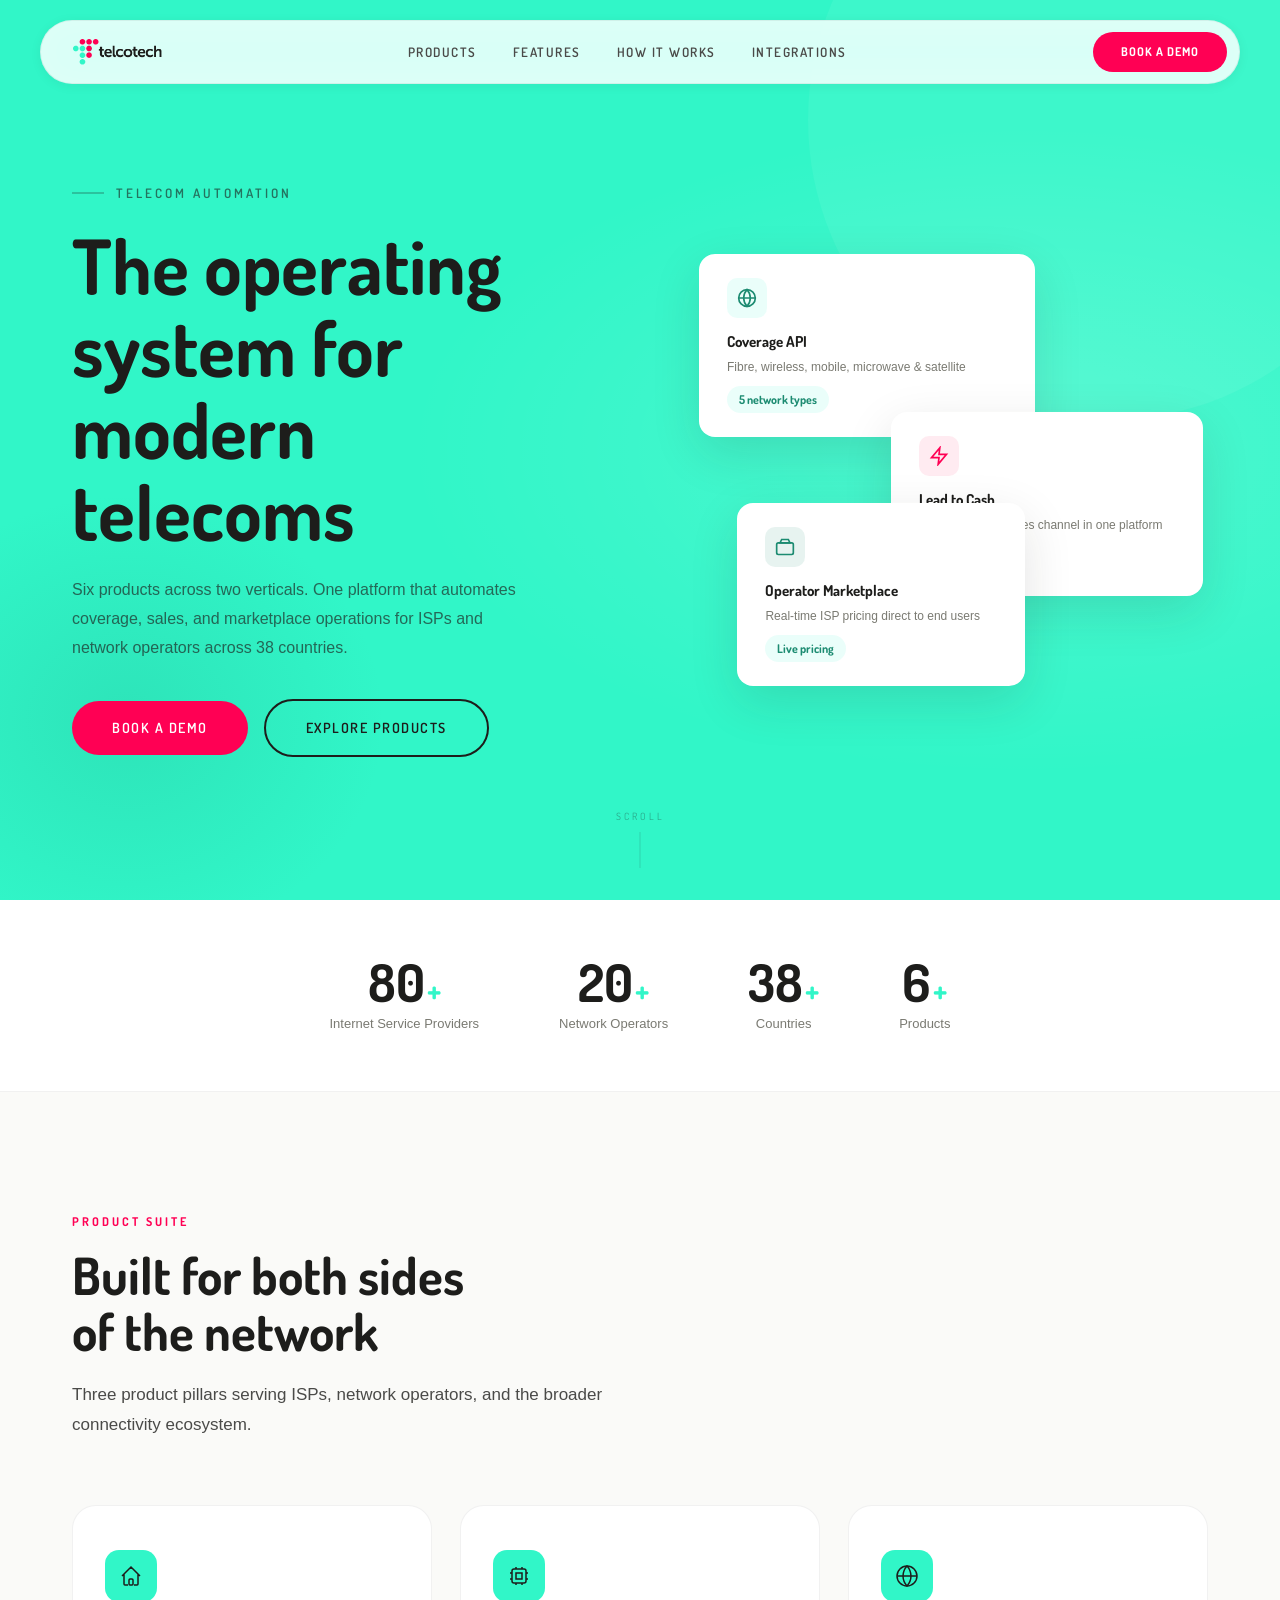
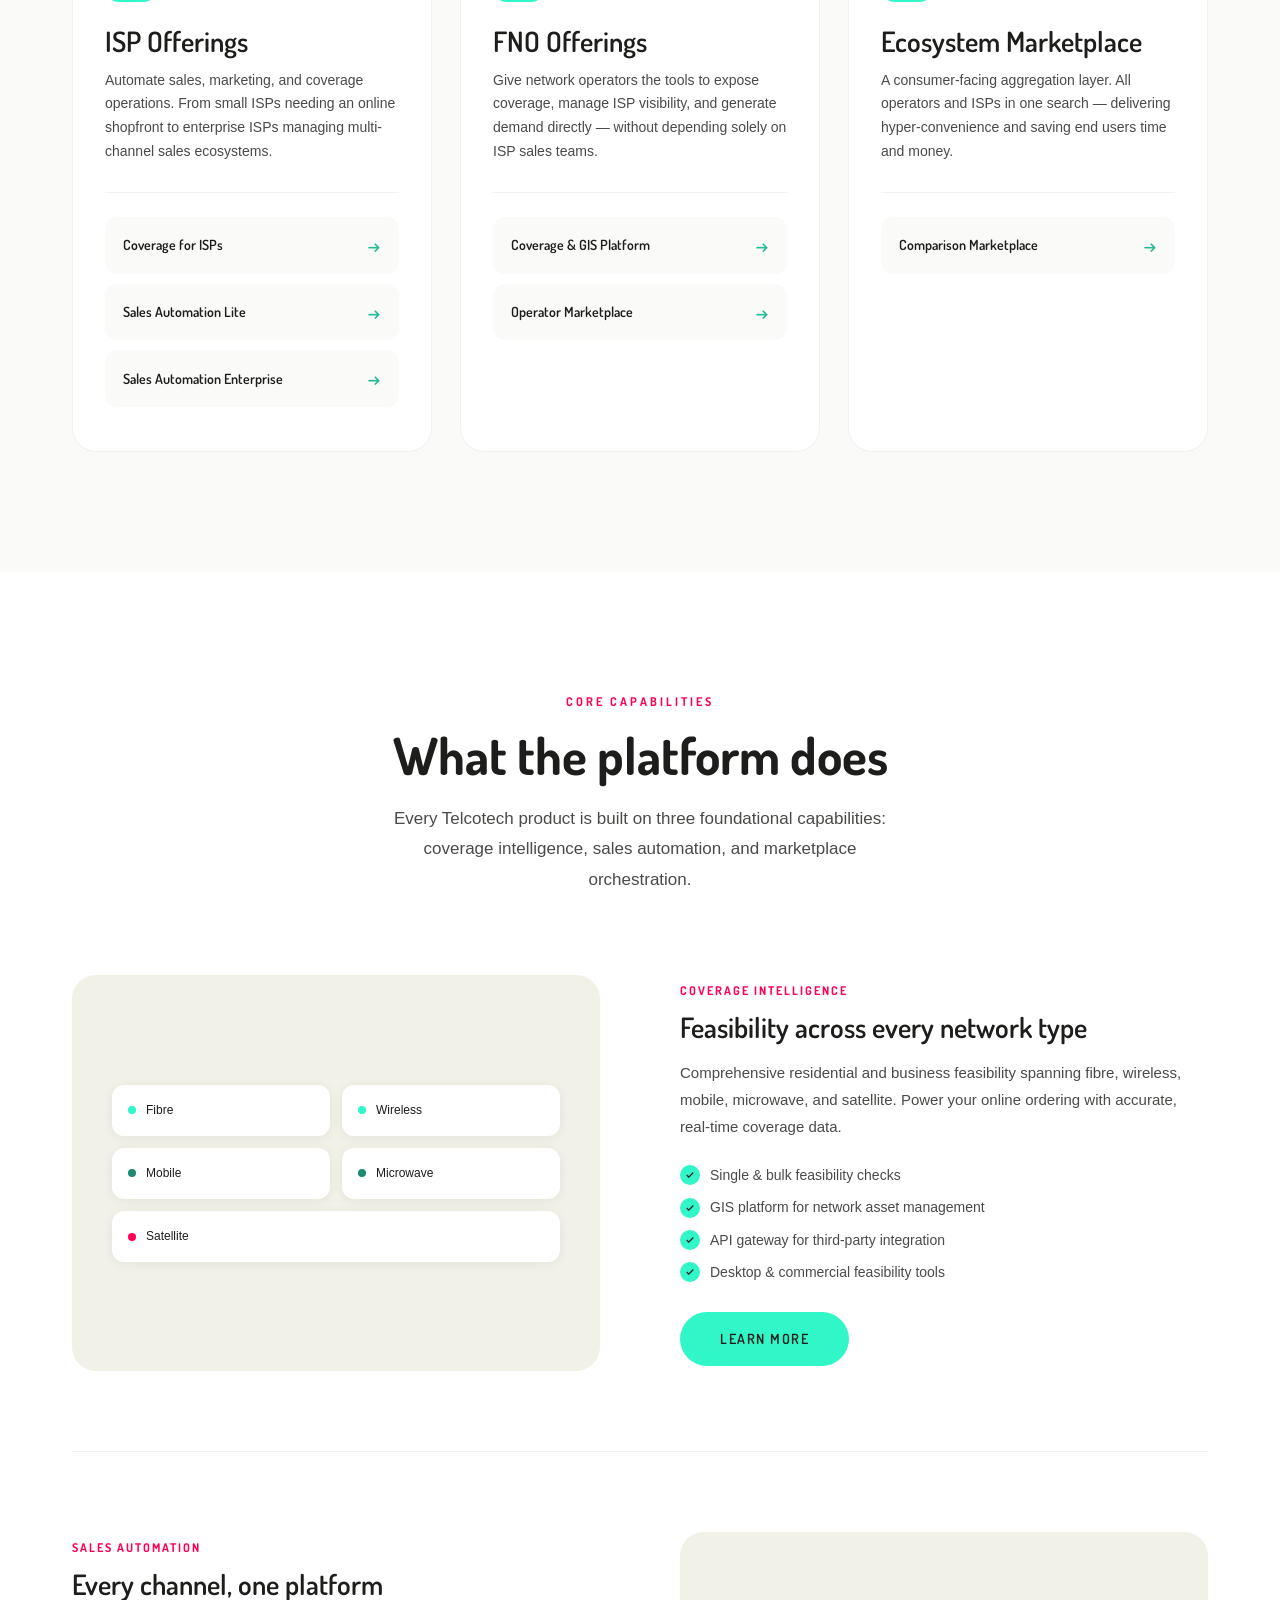
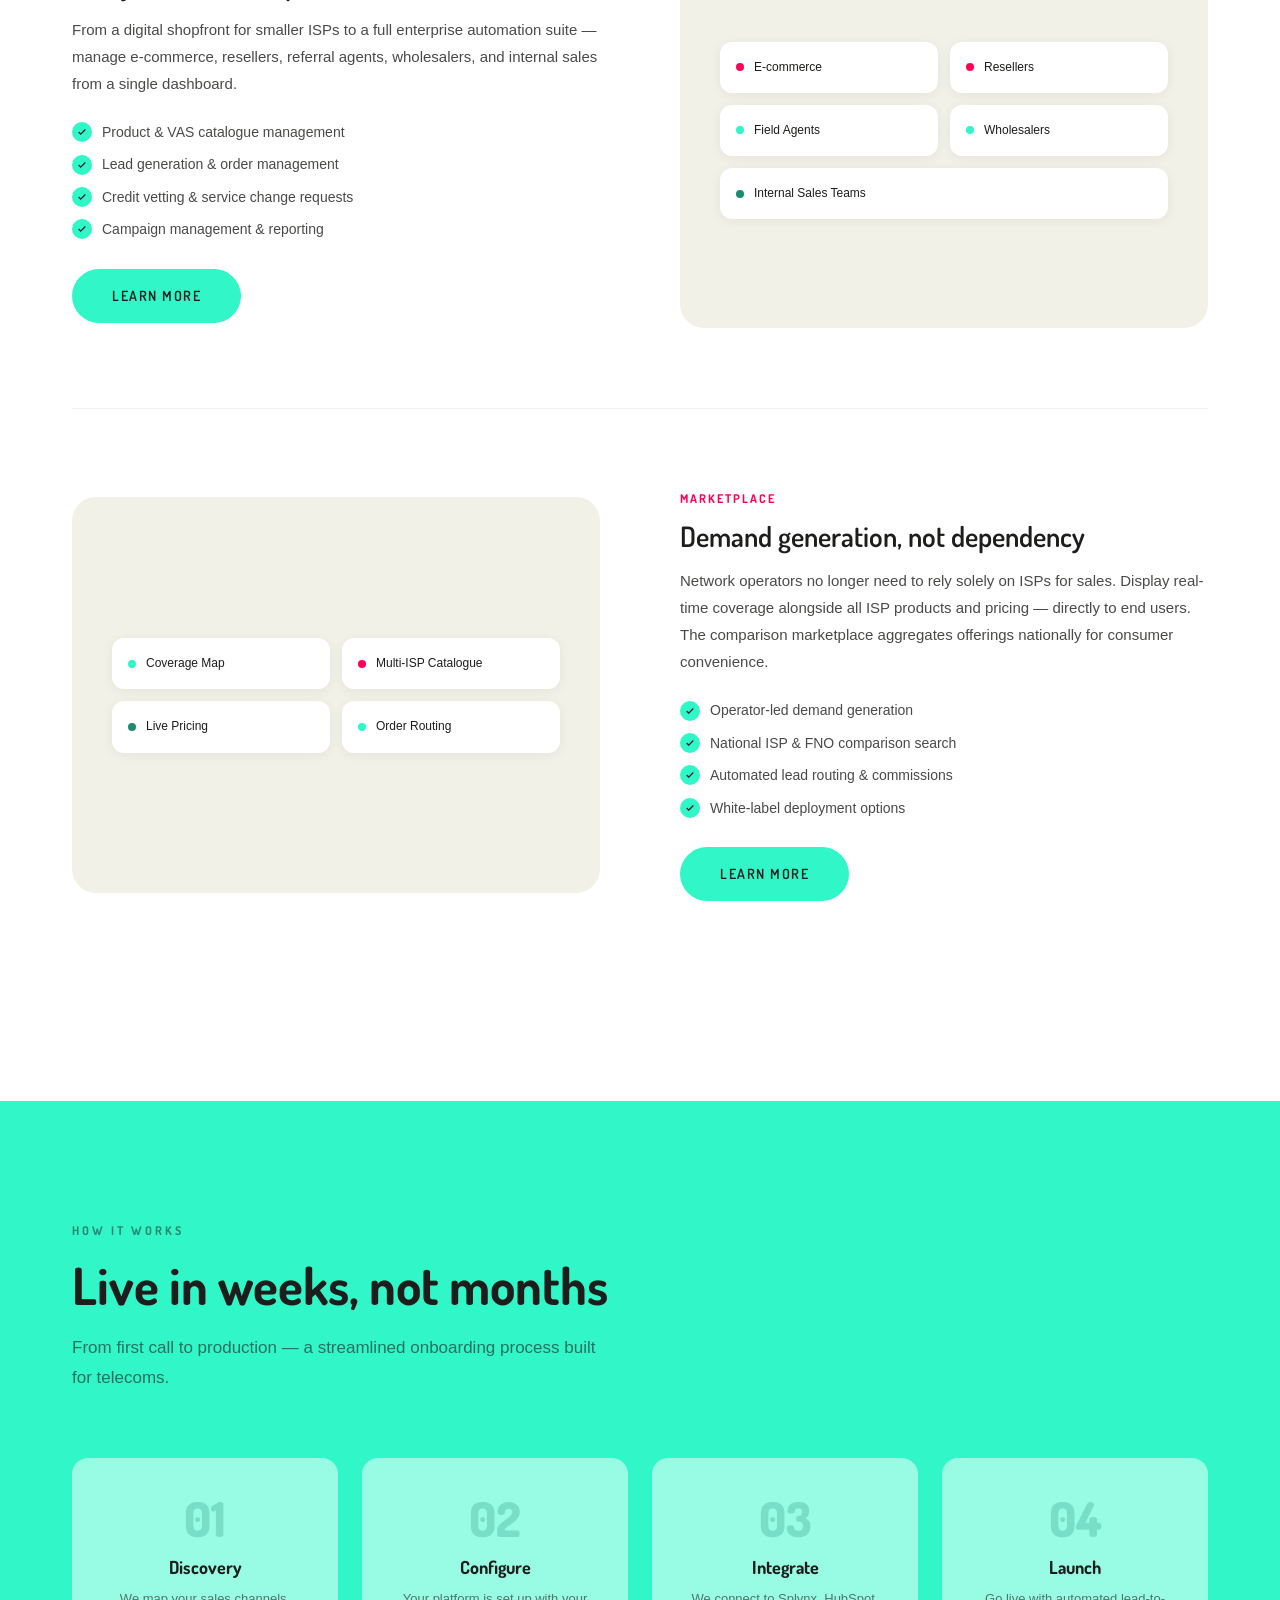
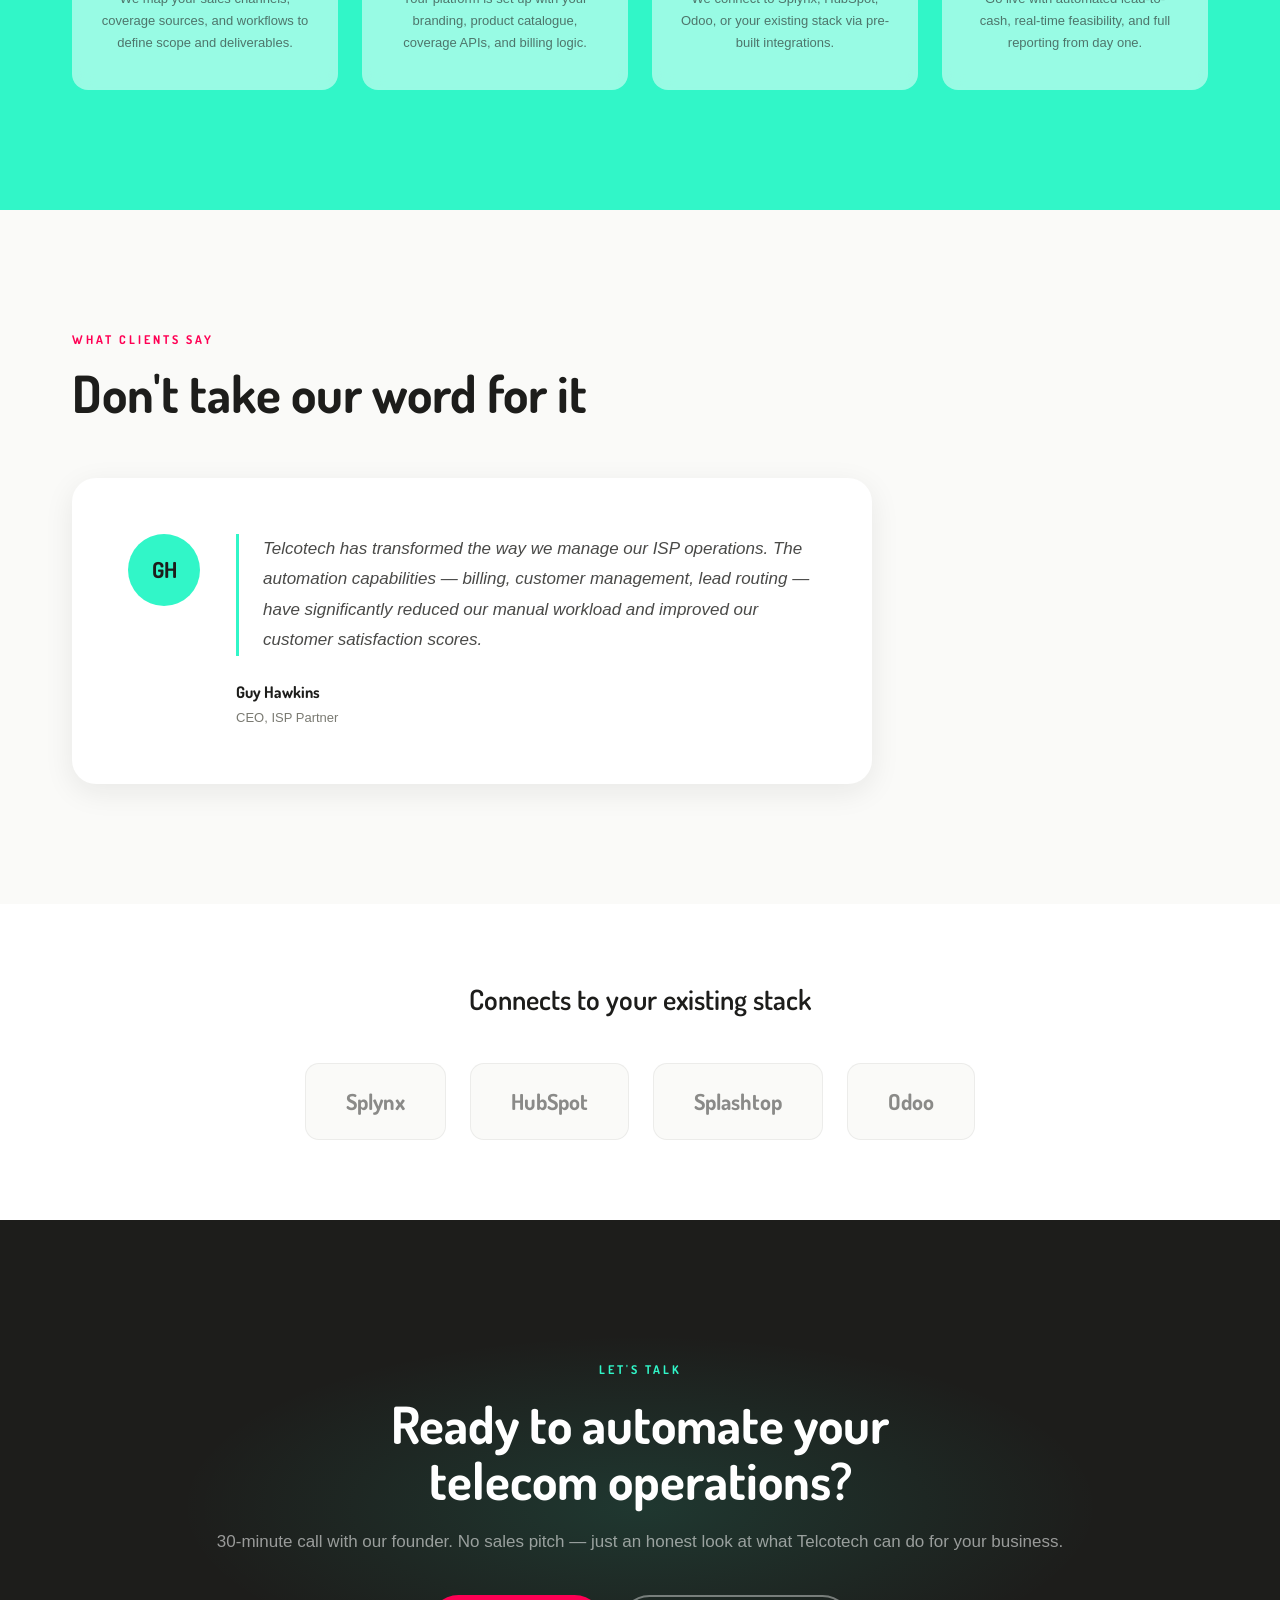
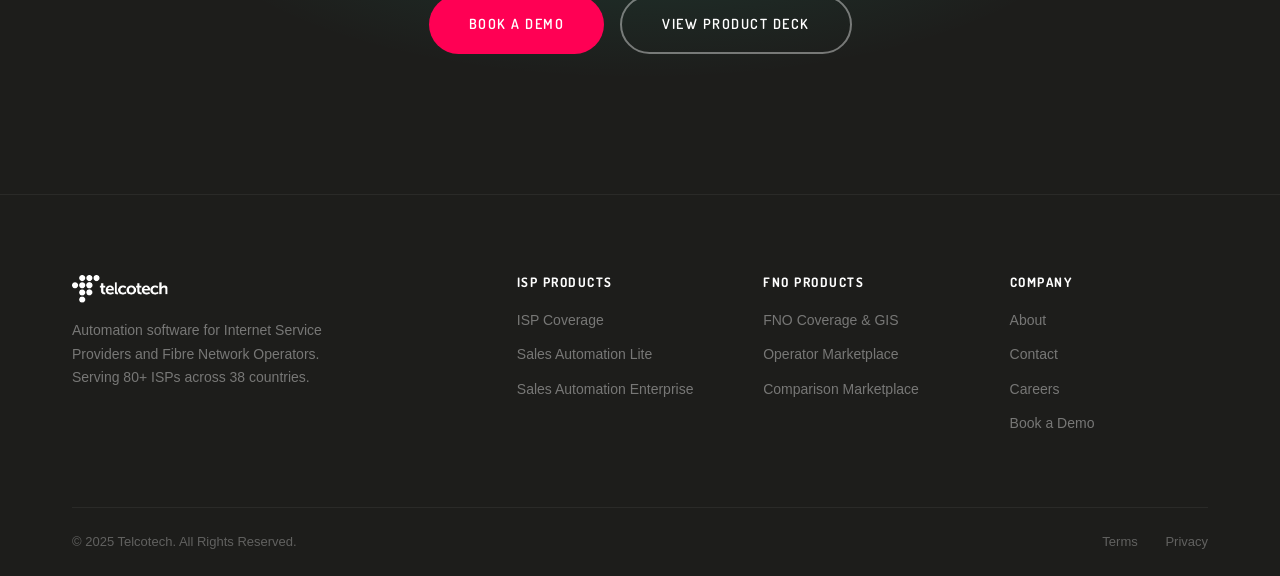
<file: Free Prototype/index.html>
<!DOCTYPE html>
<html lang="en">
<head>
    <meta charset="UTF-8">
    <meta name="viewport" content="width=device-width, initial-scale=1.0">
    <title>Telcotech — Automation Software for ISPs & Network Operators</title>
    <link rel="stylesheet" href="css/styles.css">
    <link rel="icon" type="image/png" href="assets/images/logo.png">
</head>
<body>

    <!-- NAV -->
    <nav class="nav" id="nav">
        <div class="nav-inner">
            <a href="#" class="nav-logo">
                <img src="assets/images/logo.png" alt="Telcotech">
            </a>
            <div class="nav-links">
                <a href="#products">Products</a>
                <a href="#features">Features</a>
                <a href="#how">How It Works</a>
                <a href="#integrations">Integrations</a>
            </div>
            <a href="#cta" class="nav-cta">Book a Demo</a>
            <button class="nav-toggle" aria-label="Toggle menu">
                <span></span><span></span><span></span>
            </button>
        </div>
    </nav>

    <!-- HERO -->
    <section class="hero">
        <div class="container">
            <div class="hero-content">
                <div class="hero-tag">Telecom Automation</div>
                <h1>The operating system for modern telecoms</h1>
                <p class="hero-text">Six products across two verticals. One platform that automates coverage, sales, and marketplace operations for ISPs and network operators across 38 countries.</p>
                <div class="hero-actions">
                    <a href="#cta" class="btn btn-red">Book a Demo</a>
                    <a href="#products" class="btn btn-outline-dark">Explore Products</a>
                </div>
            </div>
            <div class="hero-visual">
                <div class="hero-cards">
                    <div class="hero-card">
                        <div class="hero-card-icon green">
                            <svg viewBox="0 0 24 24" fill="none" stroke="currentColor" stroke-width="2"><circle cx="12" cy="12" r="10"/><path d="M2 12h20M12 2a15.3 15.3 0 014 10 15.3 15.3 0 01-4 10 15.3 15.3 0 01-4-10 15.3 15.3 0 014-10z"/></svg>
                        </div>
                        <div class="hero-card-title">Coverage API</div>
                        <div class="hero-card-desc">Fibre, wireless, mobile, microwave & satellite</div>
                        <div class="hero-card-stat">5 network types</div>
                    </div>
                    <div class="hero-card">
                        <div class="hero-card-icon red">
                            <svg viewBox="0 0 24 24" fill="none" stroke="currentColor" stroke-width="2"><path d="M13 2L3 14h9l-1 8 10-12h-9l1-8z"/></svg>
                        </div>
                        <div class="hero-card-title">Lead to Cash</div>
                        <div class="hero-card-desc">Automate every sales channel in one platform</div>
                        <div class="hero-card-stat">All channels</div>
                    </div>
                    <div class="hero-card">
                        <div class="hero-card-icon teal">
                            <svg viewBox="0 0 24 24" fill="none" stroke="currentColor" stroke-width="2"><rect x="2" y="7" width="20" height="14" rx="2"/><path d="M16 3h-8l-2 4h12z"/></svg>
                        </div>
                        <div class="hero-card-title">Operator Marketplace</div>
                        <div class="hero-card-desc">Real-time ISP pricing direct to end users</div>
                        <div class="hero-card-stat">Live pricing</div>
                    </div>
                </div>
            </div>
        </div>
        <div class="scroll-hint">
            <span>Scroll</span>
            <div class="scroll-line"></div>
        </div>
    </section>

    <!-- STATS TICKER -->
    <section class="ticker">
        <div class="container">
            <div class="ticker-item reveal">
                <div class="ticker-number" data-target="80">0</div>
                <div class="ticker-label">Internet Service Providers</div>
            </div>
            <div class="ticker-item reveal reveal-delay-1">
                <div class="ticker-number" data-target="20">0</div>
                <div class="ticker-label">Network Operators</div>
            </div>
            <div class="ticker-item reveal reveal-delay-2">
                <div class="ticker-number" data-target="38">0</div>
                <div class="ticker-label">Countries</div>
            </div>
            <div class="ticker-item reveal reveal-delay-3">
                <div class="ticker-number" data-target="6">0</div>
                <div class="ticker-label">Products</div>
            </div>
        </div>
    </section>

    <!-- PRODUCTS -->
    <section class="section products" id="products">
        <div class="container">
            <div class="section-label reveal">Product Suite</div>
            <h2 class="reveal">Built for both sides<br>of the network</h2>
            <p class="section-intro reveal">Three product pillars serving ISPs, network operators, and the broader connectivity ecosystem.</p>

            <div class="product-categories">
                <!-- ISP -->
                <div class="product-cat reveal">
                    <div class="product-icon">
                        <svg viewBox="0 0 24 24" fill="none" stroke="currentColor" stroke-width="1.5"><path d="M3 12l2-2m0 0l7-7 7 7M5 10v10a1 1 0 001 1h3m10-11l2 2m-2-2v10a1 1 0 01-1 1h-3m-4 0a1 1 0 01-1-1v-4a1 1 0 011-1h2a1 1 0 011 1v4a1 1 0 01-1 1h-2z"/></svg>
                    </div>
                    <h3>ISP Offerings</h3>
                    <p>Automate sales, marketing, and coverage operations. From small ISPs needing an online shopfront to enterprise ISPs managing multi-channel sales ecosystems.</p>
                    <div class="product-list">
                        <div class="product-list-item">
                            <span>Coverage for ISPs</span>
                            <span class="arrow">&rarr;</span>
                        </div>
                        <div class="product-list-item">
                            <span>Sales Automation Lite</span>
                            <span class="arrow">&rarr;</span>
                        </div>
                        <div class="product-list-item">
                            <span>Sales Automation Enterprise</span>
                            <span class="arrow">&rarr;</span>
                        </div>
                    </div>
                </div>

                <!-- FNO -->
                <div class="product-cat reveal reveal-delay-1">
                    <div class="product-icon">
                        <svg viewBox="0 0 24 24" fill="none" stroke="currentColor" stroke-width="1.5"><path d="M9 3v2m6-2v2M9 19v2m6-2v2M5 9H3m2 6H3m18-6h-2m2 6h-2M7 19h10a2 2 0 002-2V7a2 2 0 00-2-2H7a2 2 0 00-2 2v10a2 2 0 002 2z"/><path d="M9 9h6v6H9z"/></svg>
                    </div>
                    <h3>FNO Offerings</h3>
                    <p>Give network operators the tools to expose coverage, manage ISP visibility, and generate demand directly — without depending solely on ISP sales teams.</p>
                    <div class="product-list">
                        <div class="product-list-item">
                            <span>Coverage &amp; GIS Platform</span>
                            <span class="arrow">&rarr;</span>
                        </div>
                        <div class="product-list-item">
                            <span>Operator Marketplace</span>
                            <span class="arrow">&rarr;</span>
                        </div>
                    </div>
                </div>

                <!-- ECOSYSTEM -->
                <div class="product-cat reveal reveal-delay-2">
                    <div class="product-icon">
                        <svg viewBox="0 0 24 24" fill="none" stroke="currentColor" stroke-width="1.5"><circle cx="12" cy="12" r="10"/><path d="M2 12h20M12 2a15.3 15.3 0 014 10 15.3 15.3 0 01-4 10 15.3 15.3 0 01-4-10 15.3 15.3 0 014-10z"/></svg>
                    </div>
                    <h3>Ecosystem Marketplace</h3>
                    <p>A consumer-facing aggregation layer. All operators and ISPs in one search — delivering hyper-convenience and saving end users time and money.</p>
                    <div class="product-list">
                        <div class="product-list-item">
                            <span>Comparison Marketplace</span>
                            <span class="arrow">&rarr;</span>
                        </div>
                    </div>
                </div>
            </div>
        </div>
    </section>

    <!-- FEATURE DEEP DIVES -->
    <section class="section features" id="features">
        <div class="container">
            <div class="section-header-center">
                <div class="section-label reveal">Core Capabilities</div>
                <h2 class="reveal">What the platform does</h2>
                <p class="section-intro reveal">Every Telcotech product is built on three foundational capabilities: coverage intelligence, sales automation, and marketplace orchestration.</p>
            </div>

            <!-- COVERAGE -->
            <div class="feature-row reveal">
                <div class="feature-visual">
                    <div class="feature-visual-inner">
                        <div class="feature-chip"><div class="feature-chip-dot green"></div>Fibre</div>
                        <div class="feature-chip"><div class="feature-chip-dot green"></div>Wireless</div>
                        <div class="feature-chip"><div class="feature-chip-dot teal"></div>Mobile</div>
                        <div class="feature-chip"><div class="feature-chip-dot teal"></div>Microwave</div>
                        <div class="feature-chip" style="grid-column: 1 / -1;"><div class="feature-chip-dot red"></div>Satellite</div>
                    </div>
                </div>
                <div class="feature-content">
                    <div class="feature-tag">Coverage Intelligence</div>
                    <h3>Feasibility across every network type</h3>
                    <p>Comprehensive residential and business feasibility spanning fibre, wireless, mobile, microwave, and satellite. Power your online ordering with accurate, real-time coverage data.</p>
                    <ul class="feature-checklist">
                        <li>Single &amp; bulk feasibility checks</li>
                        <li>GIS platform for network asset management</li>
                        <li>API gateway for third-party integration</li>
                        <li>Desktop &amp; commercial feasibility tools</li>
                    </ul>
                    <a href="#cta" class="btn btn-green">Learn More</a>
                </div>
            </div>

            <!-- SALES AUTOMATION -->
            <div class="feature-row reverse reveal">
                <div class="feature-visual">
                    <div class="feature-visual-inner">
                        <div class="feature-chip"><div class="feature-chip-dot red"></div>E-commerce</div>
                        <div class="feature-chip"><div class="feature-chip-dot red"></div>Resellers</div>
                        <div class="feature-chip"><div class="feature-chip-dot green"></div>Field Agents</div>
                        <div class="feature-chip"><div class="feature-chip-dot green"></div>Wholesalers</div>
                        <div class="feature-chip" style="grid-column: 1 / -1;"><div class="feature-chip-dot teal"></div>Internal Sales Teams</div>
                    </div>
                </div>
                <div class="feature-content">
                    <div class="feature-tag">Sales Automation</div>
                    <h3>Every channel, one platform</h3>
                    <p>From a digital shopfront for smaller ISPs to a full enterprise automation suite — manage e-commerce, resellers, referral agents, wholesalers, and internal sales from a single dashboard.</p>
                    <ul class="feature-checklist">
                        <li>Product &amp; VAS catalogue management</li>
                        <li>Lead generation &amp; order management</li>
                        <li>Credit vetting &amp; service change requests</li>
                        <li>Campaign management &amp; reporting</li>
                    </ul>
                    <a href="#cta" class="btn btn-green">Learn More</a>
                </div>
            </div>

            <!-- MARKETPLACE -->
            <div class="feature-row reveal">
                <div class="feature-visual">
                    <div class="feature-visual-inner">
                        <div class="feature-chip"><div class="feature-chip-dot green"></div>Coverage Map</div>
                        <div class="feature-chip"><div class="feature-chip-dot red"></div>Multi-ISP Catalogue</div>
                        <div class="feature-chip"><div class="feature-chip-dot teal"></div>Live Pricing</div>
                        <div class="feature-chip"><div class="feature-chip-dot green"></div>Order Routing</div>
                    </div>
                </div>
                <div class="feature-content">
                    <div class="feature-tag">Marketplace</div>
                    <h3>Demand generation, not dependency</h3>
                    <p>Network operators no longer need to rely solely on ISPs for sales. Display real-time coverage alongside all ISP products and pricing — directly to end users. The comparison marketplace aggregates offerings nationally for consumer convenience.</p>
                    <ul class="feature-checklist">
                        <li>Operator-led demand generation</li>
                        <li>National ISP &amp; FNO comparison search</li>
                        <li>Automated lead routing &amp; commissions</li>
                        <li>White-label deployment options</li>
                    </ul>
                    <a href="#cta" class="btn btn-green">Learn More</a>
                </div>
            </div>
        </div>
    </section>

    <!-- HOW IT WORKS -->
    <section class="section how-it-works" id="how">
        <div class="container">
            <div class="section-label reveal">How It Works</div>
            <h2 class="reveal">Live in weeks, not months</h2>
            <p class="section-intro reveal">From first call to production — a streamlined onboarding process built for telecoms.</p>
            <div class="steps">
                <div class="step reveal">
                    <div class="step-number">01</div>
                    <h4>Discovery</h4>
                    <p>We map your sales channels, coverage sources, and workflows to define scope and deliverables.</p>
                </div>
                <div class="step reveal reveal-delay-1">
                    <div class="step-number">02</div>
                    <h4>Configure</h4>
                    <p>Your platform is set up with your branding, product catalogue, coverage APIs, and billing logic.</p>
                </div>
                <div class="step reveal reveal-delay-2">
                    <div class="step-number">03</div>
                    <h4>Integrate</h4>
                    <p>We connect to Splynx, HubSpot, Odoo, or your existing stack via pre-built integrations.</p>
                </div>
                <div class="step reveal reveal-delay-3">
                    <div class="step-number">04</div>
                    <h4>Launch</h4>
                    <p>Go live with automated lead-to-cash, real-time feasibility, and full reporting from day one.</p>
                </div>
            </div>
        </div>
    </section>

    <!-- TESTIMONIAL -->
    <section class="section testimonial" id="proof">
        <div class="container">
            <div class="section-label reveal">What Clients Say</div>
            <h2 class="reveal">Don't take our word for it</h2>
            <div class="testimonial-card reveal">
                <div class="testimonial-avatar">GH</div>
                <div>
                    <p class="testimonial-quote">Telcotech has transformed the way we manage our ISP operations. The automation capabilities — billing, customer management, lead routing — have significantly reduced our manual workload and improved our customer satisfaction scores.</p>
                    <p class="testimonial-name">Guy Hawkins</p>
                    <p class="testimonial-role">CEO, ISP Partner</p>
                </div>
            </div>
        </div>
    </section>

    <!-- INTEGRATIONS -->
    <section class="integrations" id="integrations">
        <div class="container">
            <h3 class="reveal">Connects to your existing stack</h3>
            <div class="integration-grid reveal">
                <div class="integration-item"><span>Splynx</span></div>
                <div class="integration-item"><span>HubSpot</span></div>
                <div class="integration-item"><span>Splashtop</span></div>
                <div class="integration-item"><span>Odoo</span></div>
            </div>
        </div>
    </section>

    <!-- CTA -->
    <section class="cta" id="cta">
        <div class="container">
            <div class="section-label reveal">Let's Talk</div>
            <h2 class="reveal">Ready to automate your<br>telecom operations?</h2>
            <p class="reveal">30-minute call with our founder. No sales pitch — just an honest look at what Telcotech can do for your business.</p>
            <div class="cta-actions reveal">
                <a href="#" class="btn btn-red">Book a Demo</a>
                <a href="#" class="btn btn-outline-white">View Product Deck</a>
            </div>
        </div>
    </section>

    <!-- FOOTER -->
    <footer class="footer">
        <div class="container">
            <div class="footer-grid">
                <div class="footer-brand">
                    <img src="assets/images/logo.png" alt="Telcotech">
                    <p>Automation software for Internet Service Providers and Fibre Network Operators. Serving 80+ ISPs across 38 countries.</p>
                </div>
                <div class="footer-col">
                    <h4>ISP Products</h4>
                    <a href="#">ISP Coverage</a>
                    <a href="#">Sales Automation Lite</a>
                    <a href="#">Sales Automation Enterprise</a>
                </div>
                <div class="footer-col">
                    <h4>FNO Products</h4>
                    <a href="#">FNO Coverage &amp; GIS</a>
                    <a href="#">Operator Marketplace</a>
                    <a href="#">Comparison Marketplace</a>
                </div>
                <div class="footer-col">
                    <h4>Company</h4>
                    <a href="#">About</a>
                    <a href="#">Contact</a>
                    <a href="#">Careers</a>
                    <a href="#">Book a Demo</a>
                </div>
            </div>
            <div class="footer-bottom">
                <span>&copy; 2025 Telcotech. All Rights Reserved.</span>
                <span>
                    <a href="#">Terms</a>
                    <a href="#">Privacy</a>
                </span>
            </div>
        </div>
    </footer>

    <script>
        // Nav scroll
        const nav = document.getElementById('nav');
        window.addEventListener('scroll', () => {
            nav.classList.toggle('scrolled', window.scrollY > 60);
        });

        // Scroll reveal
        const revealObs = new IntersectionObserver((entries) => {
            entries.forEach(e => { if (e.isIntersecting) e.target.classList.add('visible'); });
        }, { threshold: 0.1, rootMargin: '0px 0px -40px 0px' });
        document.querySelectorAll('.reveal').forEach(el => revealObs.observe(el));

        // Counter animation
        const counterObs = new IntersectionObserver((entries) => {
            entries.forEach(entry => {
                if (entry.isIntersecting) {
                    const el = entry.target;
                    const target = parseInt(el.dataset.target);
                    let current = 0;
                    const step = target / 40;
                    const timer = setInterval(() => {
                        current += step;
                        if (current >= target) { el.textContent = target; clearInterval(timer); }
                        else { el.textContent = Math.floor(current); }
                    }, 30);
                    counterObs.unobserve(el);
                }
            });
        }, { threshold: 0.5 });
        document.querySelectorAll('.ticker-number').forEach(el => counterObs.observe(el));

        // Mobile toggle
        document.querySelector('.nav-toggle')?.addEventListener('click', () => {
            const links = document.querySelector('.nav-links');
            links.style.display = links.style.display === 'flex' ? 'none' : 'flex';
        });
    </script>

</body>
</html>
</file>
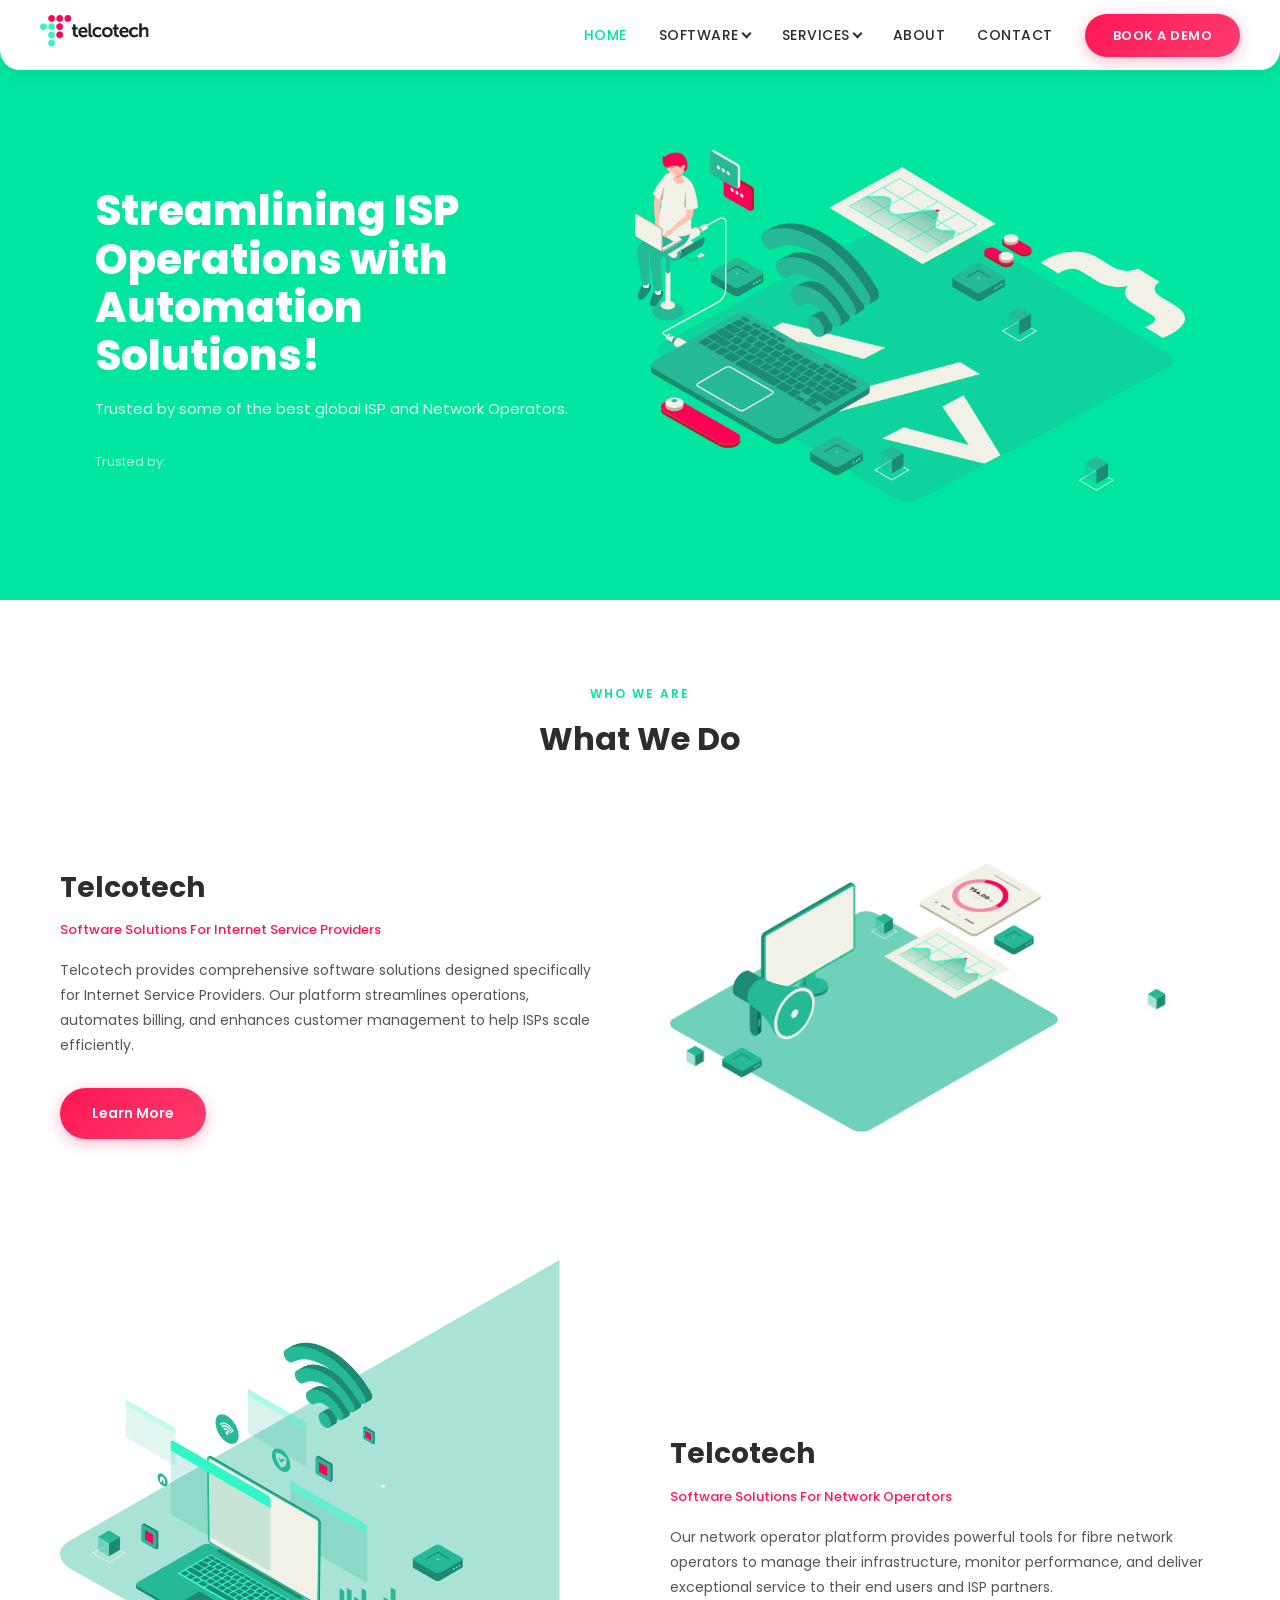
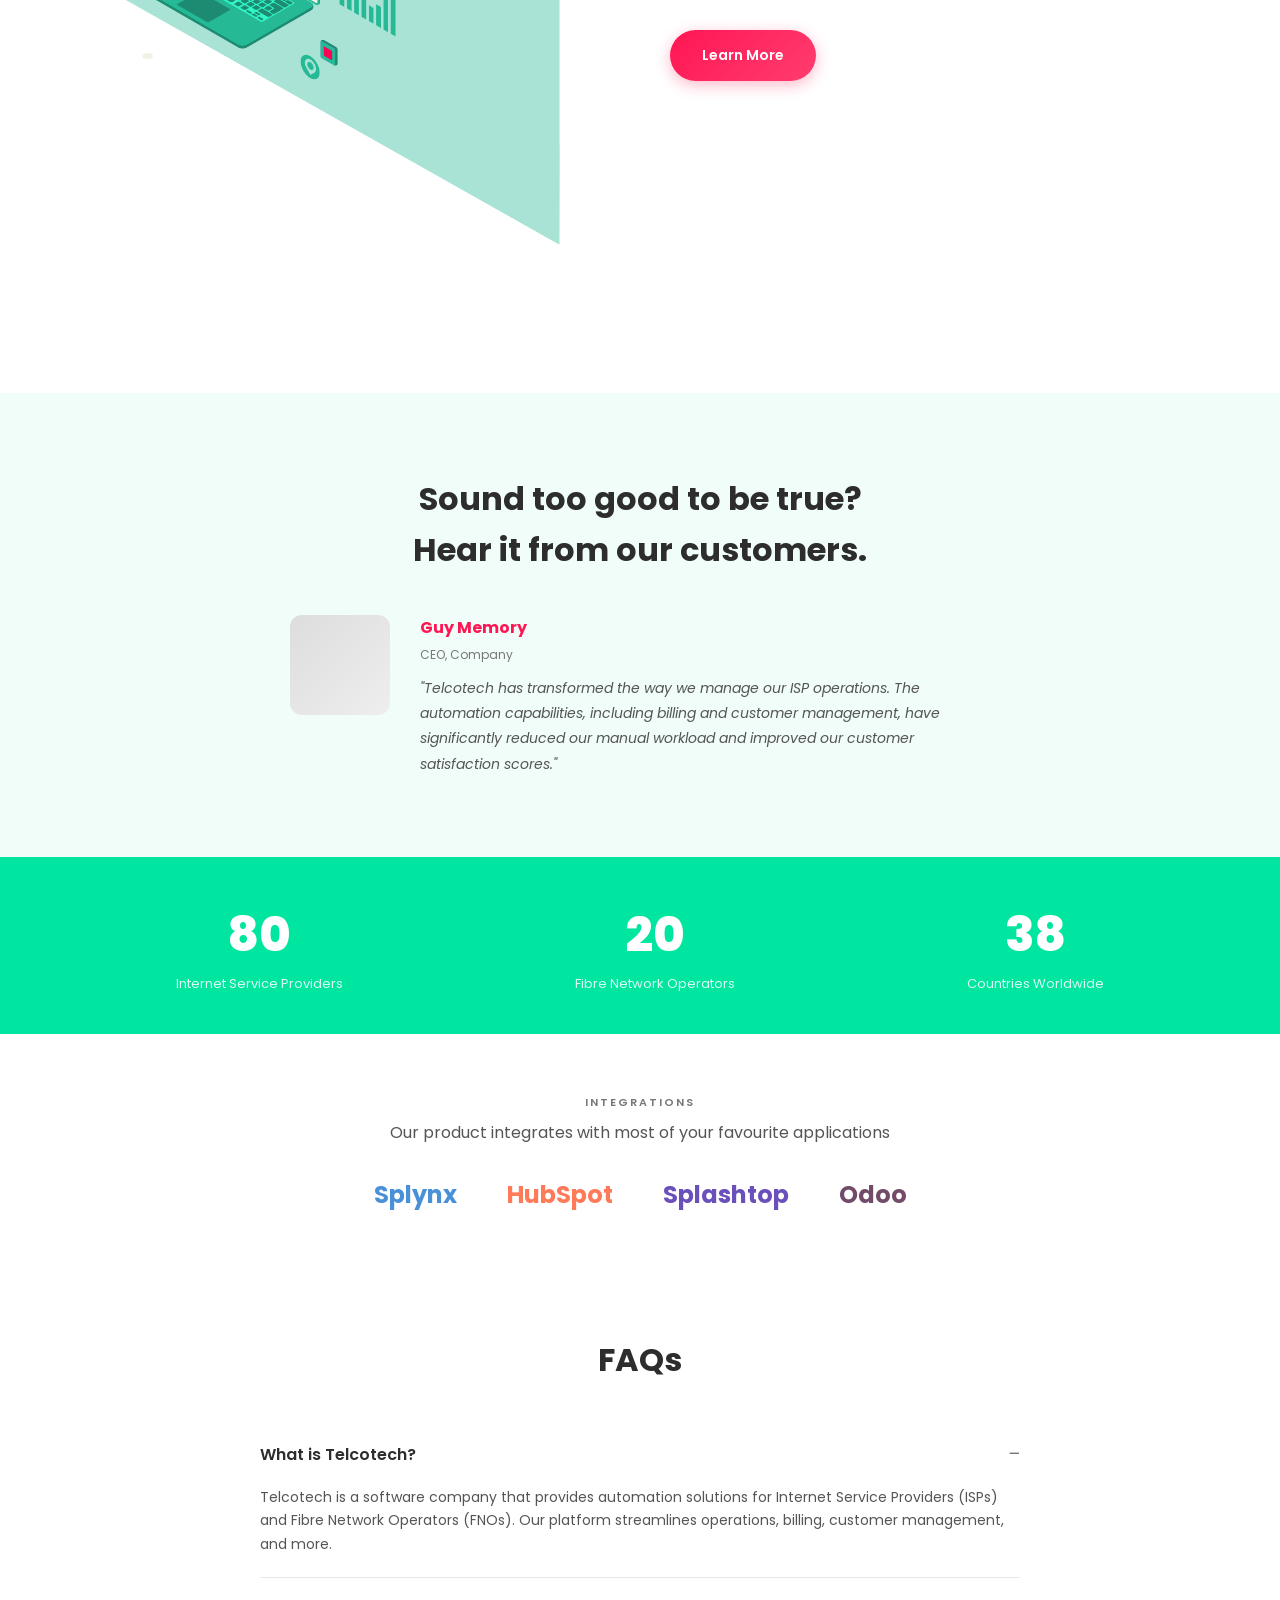
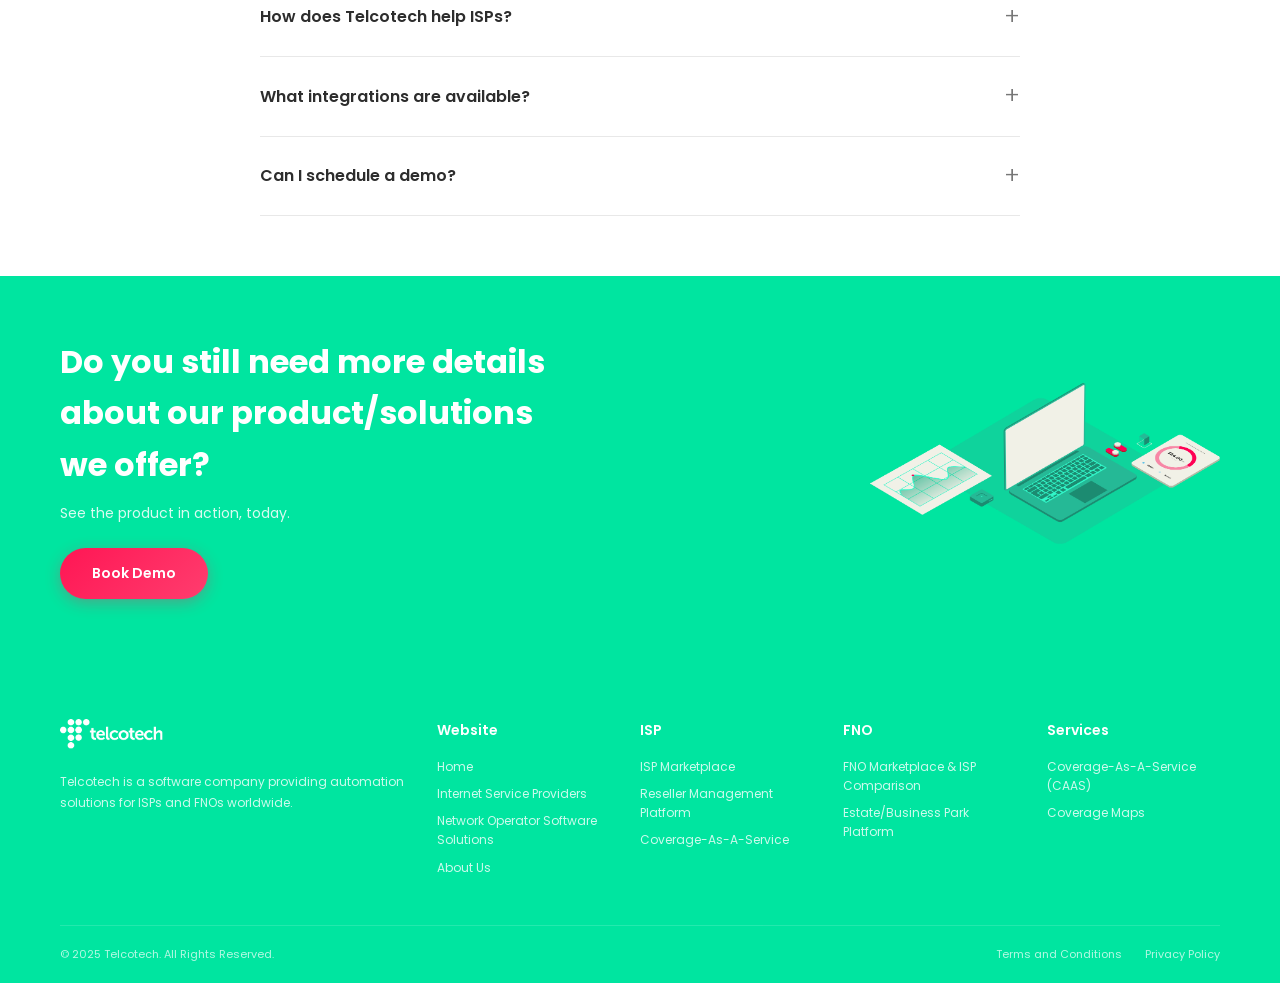
<file: site/index.html>
<!DOCTYPE html>
<html lang="en">
<head>
    <meta charset="UTF-8">
    <meta name="viewport" content="width=device-width, initial-scale=1.0">
    <title>Telcotech - Streamlining ISP Operations with Automation Solutions</title>
    <link rel="stylesheet" href="css/styles.css">
    <link rel="icon" type="image/png" href="assets/images/logo.png">
</head>
<body>

    <!-- HEADER -->
    <header class="header">
        <nav class="nav">
            <a href="index.html" class="nav-logo">
                <img src="assets/images/logo.png" alt="Telcotech">
            </a>
            <ul class="nav-menu">
                <li><a href="index.html" class="nav-link active">Home</a></li>
                <li class="nav-dropdown">
                    <span class="nav-link">Software</span>
                    <div class="dropdown-menu">
                        <div class="dropdown-heading">Platforms</div>
                        <a href="pages/software-isp.html">Internet Service Providers (ISP)</a>
                        <a href="pages/software-fno.html">Fibre Network Operators (FNO)</a>
                        <a href="pages/coverage-as-a-service.html">Coverage-As-A-Service</a>
                        <div class="dropdown-heading">Products</div>
                        <a href="pages/isp-marketplace.html">ISP Marketplace</a>
                        <a href="pages/reseller-management.html">Reseller Management Platform</a>
                        <a href="pages/fno-marketplace.html">FNO Marketplace & ISP Comparison</a>
                    </div>
                </li>
                <li class="nav-dropdown">
                    <span class="nav-link">Services</span>
                    <div class="dropdown-menu">
                        <a href="pages/services-caas.html">Coverage-As-A-Service (CAAS)</a>
                        <a href="pages/services-coverage-maps.html">Coverage Maps</a>
                    </div>
                </li>
                <li><a href="pages/about.html" class="nav-link">About</a></li>
                <li><a href="pages/contact.html" class="nav-link">Contact</a></li>
                <li><a href="pages/book-demo.html" class="nav-cta">Book a Demo</a></li>
            </ul>
            <button class="nav-toggle" onclick="document.querySelector('.nav-menu').classList.toggle('active')">
                <span></span><span></span><span></span>
            </button>
        </nav>
    </header>

    <!-- HERO SECTION -->
    <section class="hero">
        <div class="container">
            <div class="hero-content">
                <h1>Streamlining ISP Operations with Automation Solutions!</h1>
                <p>Trusted by some of the best global ISP and Network Operators.</p>
                <div class="hero-partners">
                    <span style="color: rgba(255,255,255,0.7); font-size: 13px;">Trusted by:</span>
                </div>
            </div>
            <div class="hero-image">
                <img src="assets/images/hero-illustration.png" alt="ISP Automation Solutions">
            </div>
        </div>
    </section>

    <!-- WHO WE ARE -->
    <section class="section">
        <div class="container">
            <div class="section-center">
                <span class="section-label">Who We Are</span>
                <h2 class="section-title">What We Do</h2>
            </div>
            <div class="feature-row" style="margin-top: 40px;">
                <div class="feature-content">
                    <h3>Telcotech</h3>
                    <p class="feature-tag">Software Solutions For Internet Service Providers</p>
                    <p>Telcotech provides comprehensive software solutions designed specifically for Internet Service Providers. Our platform streamlines operations, automates billing, and enhances customer management to help ISPs scale efficiently.</p>
                    <a href="pages/software-isp.html" class="btn btn-pink" style="margin-top: 10px;">Learn More</a>
                </div>
                <div class="feature-image">
                    <img src="assets/images/section1-illustration.png" alt="ISP Software Solutions">
                </div>
            </div>
            <div class="feature-row reverse">
                <div class="feature-content">
                    <h3>Telcotech</h3>
                    <p class="feature-tag">Software Solutions For Network Operators</p>
                    <p>Our network operator platform provides powerful tools for fibre network operators to manage their infrastructure, monitor performance, and deliver exceptional service to their end users and ISP partners.</p>
                    <a href="pages/software-fno.html" class="btn btn-pink" style="margin-top: 10px;">Learn More</a>
                </div>
                <div class="feature-image">
                    <img src="assets/images/section2-illustration.png" alt="Network Operator Solutions">
                </div>
            </div>
        </div>
    </section>

    <!-- TESTIMONIAL -->
    <section class="section section-light">
        <div class="container section-center">
            <h2 class="section-title">Sound too good to be true?<br>Hear it from our customers.</h2>
            <div class="testimonial-card">
                <div style="width:100px; height:100px; border-radius:12px; background: var(--light-gray); flex-shrink:0; display:flex; align-items:center; justify-content:center; overflow:hidden;">
                    <div style="width:100%; height:100%; background: linear-gradient(135deg, #ddd, #eee);"></div>
                </div>
                <div>
                    <p class="testimonial-name">Guy Memory</p>
                    <p class="testimonial-role">CEO, Company</p>
                    <p class="testimonial-text">"Telcotech has transformed the way we manage our ISP operations. The automation capabilities, including billing and customer management, have significantly reduced our manual workload and improved our customer satisfaction scores."</p>
                </div>
            </div>
        </div>
    </section>

    <!-- STATS BAR -->
    <section class="stats-bar">
        <div class="container">
            <div class="stat-item">
                <div class="stat-number">80</div>
                <div class="stat-label">Internet Service Providers</div>
            </div>
            <div class="stat-item">
                <div class="stat-number">20</div>
                <div class="stat-label">Fibre Network Operators</div>
            </div>
            <div class="stat-item">
                <div class="stat-number">38</div>
                <div class="stat-label">Countries Worldwide</div>
            </div>
        </div>
    </section>

    <!-- INTEGRATIONS -->
    <section class="integrations">
        <div class="container">
            <p class="integrations-label">Integrations</p>
            <h3>Our product integrates with most of your favourite applications</h3>
            <div class="integration-logos">
                <span style="font-size: 24px; font-weight: 700; color: #4A90D9;">Splynx</span>
                <span style="font-size: 24px; font-weight: 700; color: #FF7A59;">HubSpot</span>
                <span style="font-size: 24px; font-weight: 700; color: #6B4FBB;">Splashtop</span>
                <span style="font-size: 24px; font-weight: 700; color: #714B67;">Odoo</span>
            </div>
        </div>
    </section>

    <!-- FAQ SECTION -->
    <section class="faq-section">
        <div class="container" style="max-width: 800px;">
            <div class="section-center">
                <h2 class="section-title">FAQs</h2>
            </div>
            <div style="margin-top: 30px;">
                <div class="faq-item active">
                    <div class="faq-question" onclick="this.parentElement.classList.toggle('active')">
                        What is Telcotech?
                    </div>
                    <div class="faq-answer">
                        <p>Telcotech is a software company that provides automation solutions for Internet Service Providers (ISPs) and Fibre Network Operators (FNOs). Our platform streamlines operations, billing, customer management, and more.</p>
                    </div>
                </div>
                <div class="faq-item">
                    <div class="faq-question" onclick="this.parentElement.classList.toggle('active')">
                        How does Telcotech help ISPs?
                    </div>
                    <div class="faq-answer">
                        <p>Telcotech helps ISPs by providing a comprehensive suite of tools including automated billing, customer management, network monitoring, coverage maps, and marketplace solutions to streamline their operations.</p>
                    </div>
                </div>
                <div class="faq-item">
                    <div class="faq-question" onclick="this.parentElement.classList.toggle('active')">
                        What integrations are available?
                    </div>
                    <div class="faq-answer">
                        <p>Telcotech integrates with popular platforms including Splynx, HubSpot, Splashtop, Odoo, and many more. Our API allows for custom integrations as well.</p>
                    </div>
                </div>
                <div class="faq-item">
                    <div class="faq-question" onclick="this.parentElement.classList.toggle('active')">
                        Can I schedule a demo?
                    </div>
                    <div class="faq-answer">
                        <p>Yes! You can schedule a demo session with our founder by clicking the "Book a Demo" button in the navigation or visiting our Book Demo page.</p>
                    </div>
                </div>
            </div>
        </div>
    </section>

    <!-- CTA BANNER -->
    <section class="cta-banner">
        <div class="container">
            <div class="cta-content">
                <h2>Do you still need more details about our product/solutions we offer?</h2>
                <p>See the product in action, today.</p>
                <a href="pages/book-demo.html" class="btn btn-pink">Book Demo</a>
            </div>
            <div class="cta-image">
                <img src="assets/images/section5-illustration.png" alt="Book a demo">
            </div>
        </div>
    </section>

    <!-- FOOTER -->
    <footer class="footer">
        <div class="container">
            <div class="footer-grid">
                <div class="footer-brand">
                    <img src="assets/images/logo.png" alt="Telcotech">
                    <p>Telcotech is a software company providing automation solutions for ISPs and FNOs worldwide.</p>
                </div>
                <div class="footer-col">
                    <h4>Website</h4>
                    <a href="index.html">Home</a>
                    <a href="pages/software-isp.html">Internet Service Providers</a>
                    <a href="pages/software-fno.html">Network Operator Software Solutions</a>
                    <a href="pages/about.html">About Us</a>
                </div>
                <div class="footer-col">
                    <h4>ISP</h4>
                    <a href="pages/isp-marketplace.html">ISP Marketplace</a>
                    <a href="pages/reseller-management.html">Reseller Management Platform</a>
                    <a href="pages/coverage-as-a-service.html">Coverage-As-A-Service</a>
                </div>
                <div class="footer-col">
                    <h4>FNO</h4>
                    <a href="pages/fno-marketplace.html">FNO Marketplace & ISP Comparison</a>
                    <a href="pages/software-fno.html">Estate/Business Park Platform</a>
                </div>
                <div class="footer-col">
                    <h4>Services</h4>
                    <a href="pages/services-caas.html">Coverage-As-A-Service (CAAS)</a>
                    <a href="pages/services-coverage-maps.html">Coverage Maps</a>
                </div>
            </div>
            <div class="footer-bottom">
                <span>&copy; 2025 Telcotech. All Rights Reserved.</span>
                <span>
                    <a href="#">Terms and Conditions</a>
                    <a href="#">Privacy Policy</a>
                </span>
            </div>
        </div>
    </footer>

    <!-- SCROLL ANIMATION SCRIPT -->
    <script>
        // FAQ toggle
        document.querySelectorAll('.faq-question').forEach(q => {
            q.addEventListener('click', () => {
                q.parentElement.classList.toggle('active');
            });
        });

        // Scroll animations
        const observer = new IntersectionObserver((entries) => {
            entries.forEach(entry => {
                if (entry.isIntersecting) {
                    entry.target.classList.add('visible');
                }
            });
        }, { threshold: 0.1 });

        document.querySelectorAll('.fade-in').forEach(el => observer.observe(el));

        // Mobile nav toggle
        document.querySelector('.nav-toggle')?.addEventListener('click', () => {
            document.querySelector('.nav-menu').classList.toggle('active');
        });
    </script>

</body>
</html>
</file>
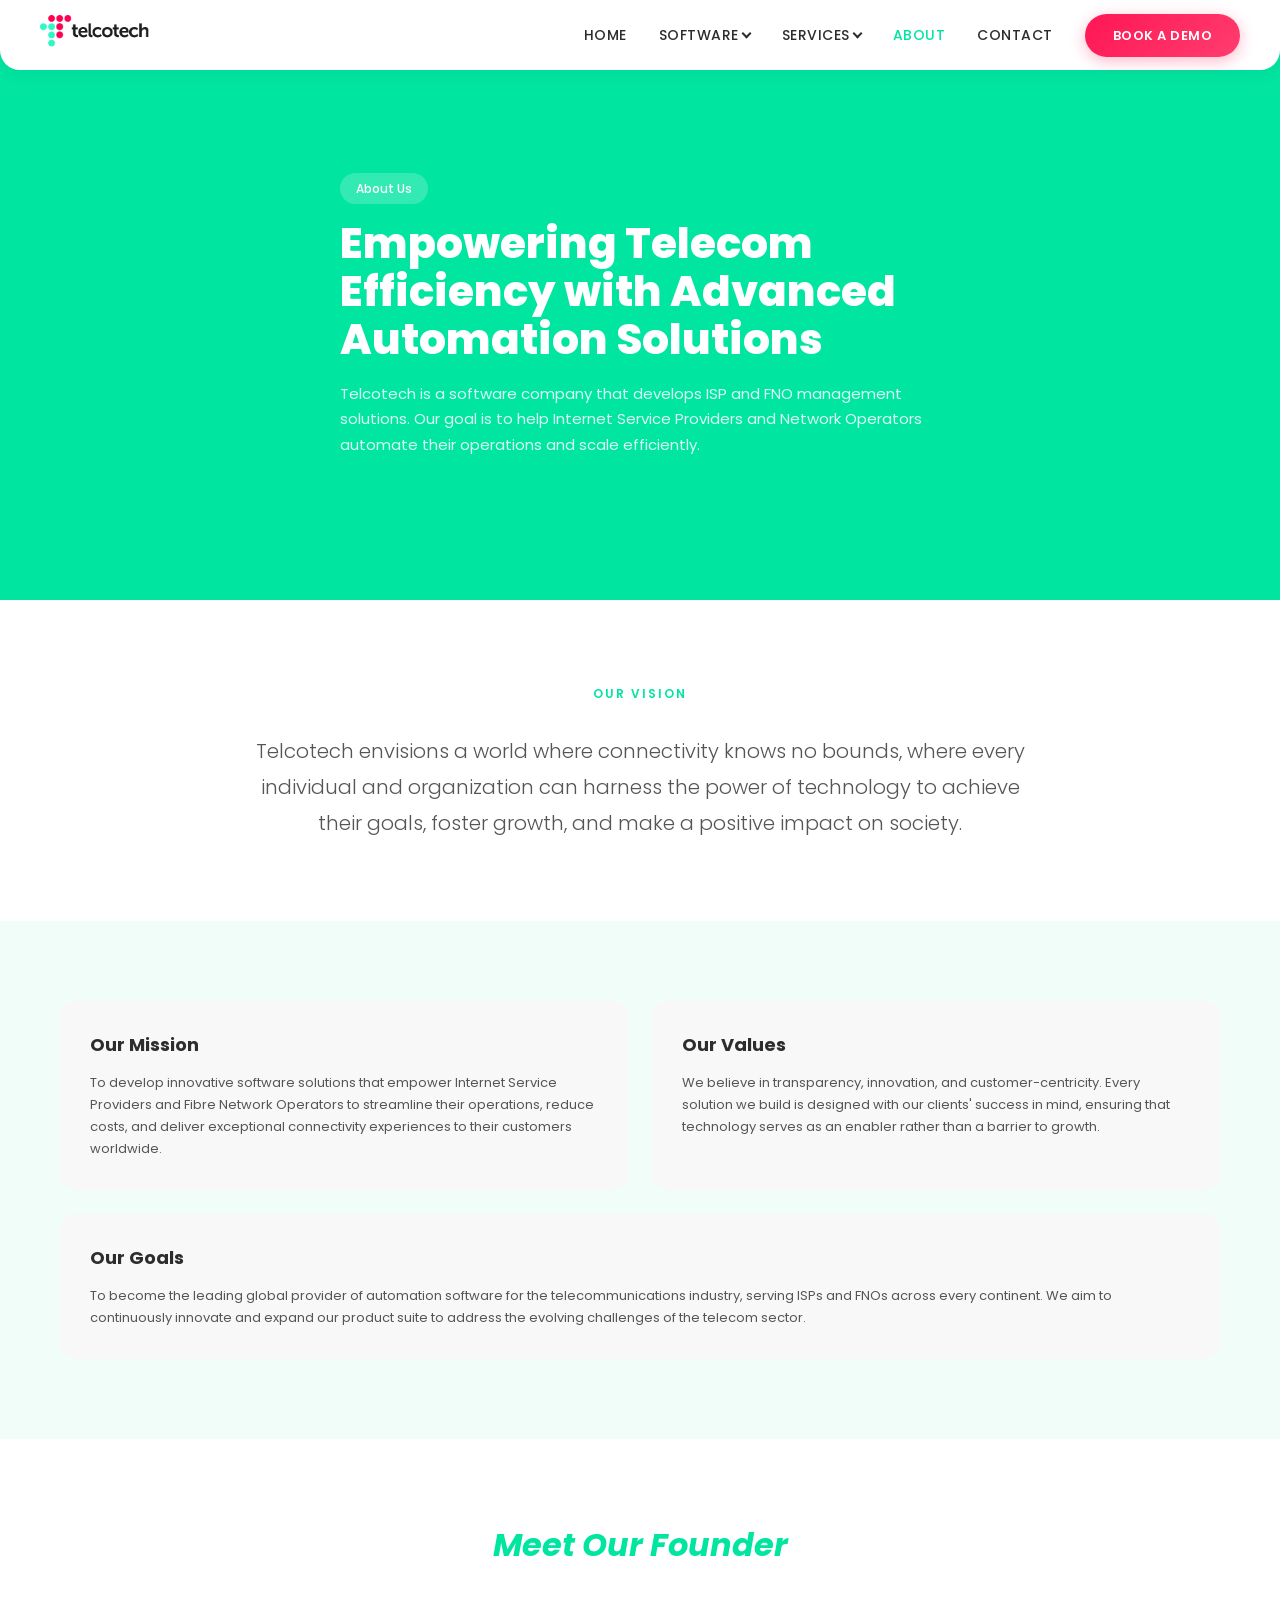
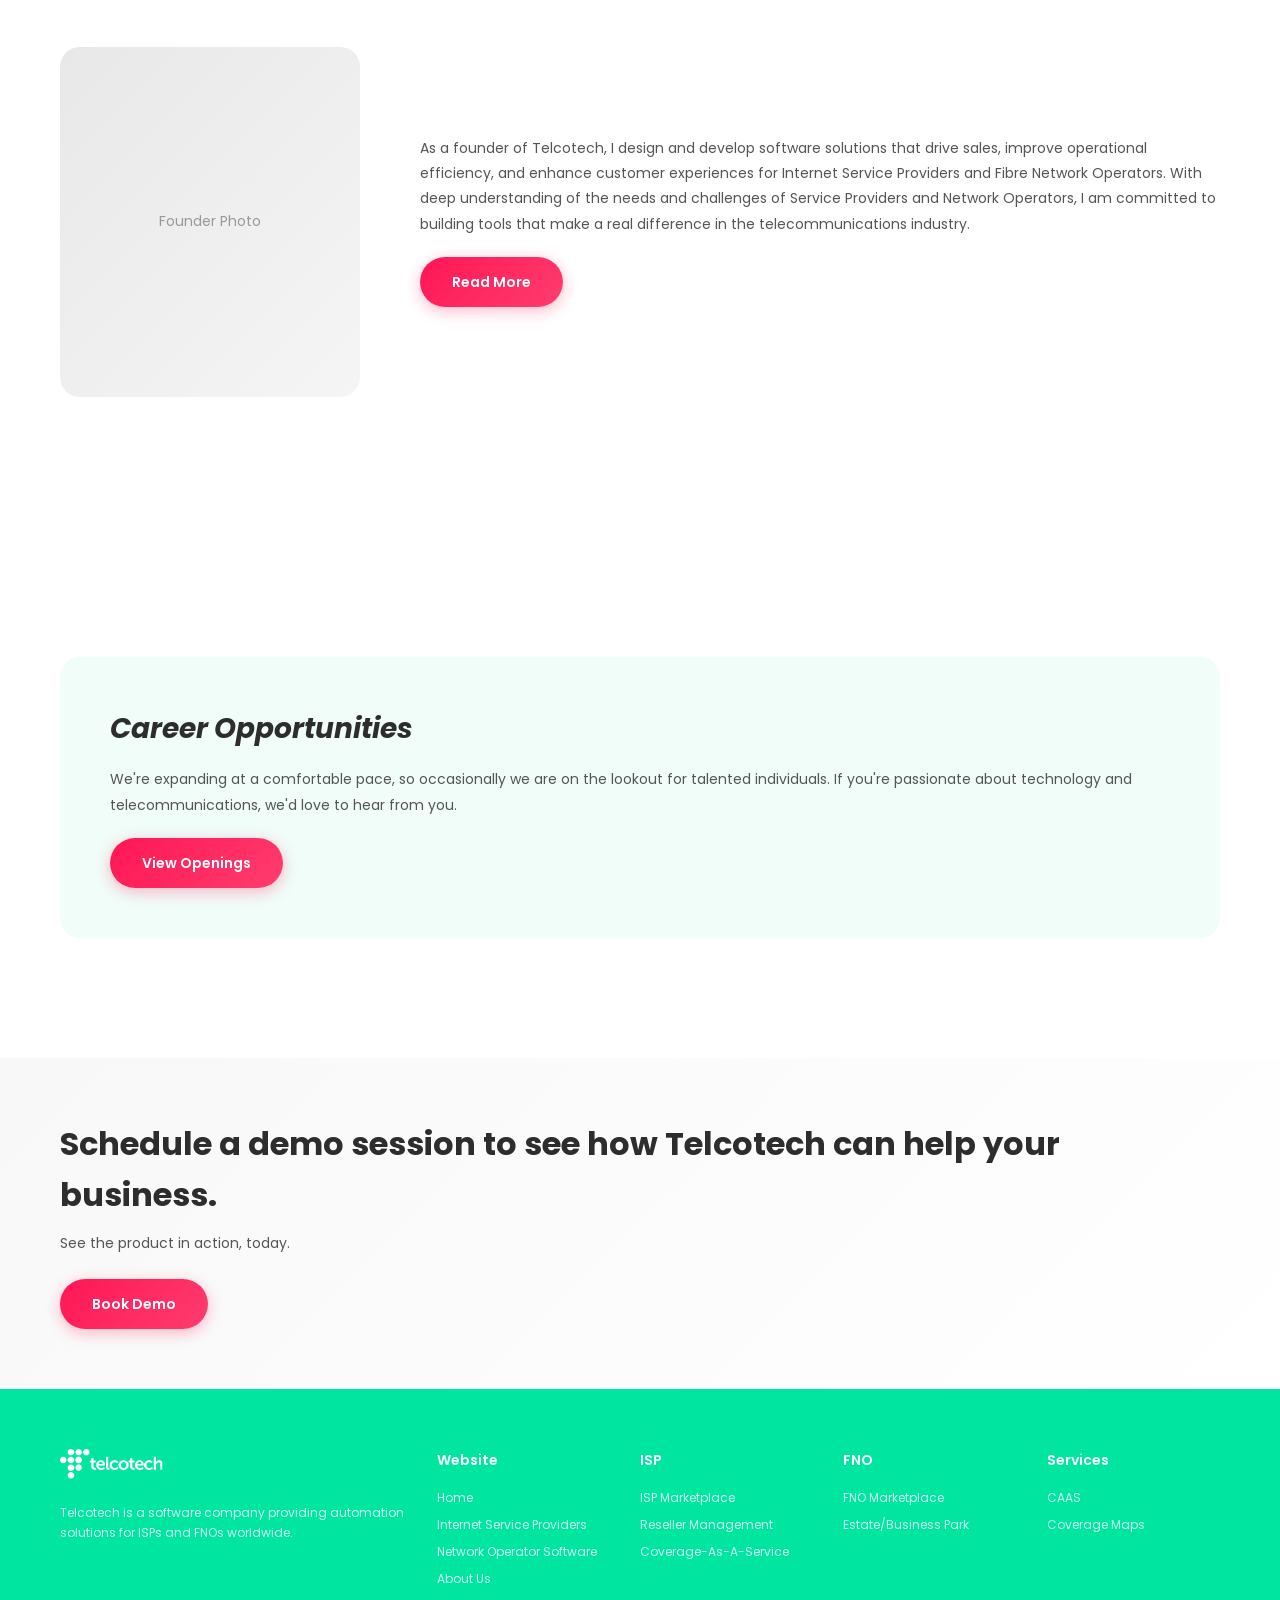
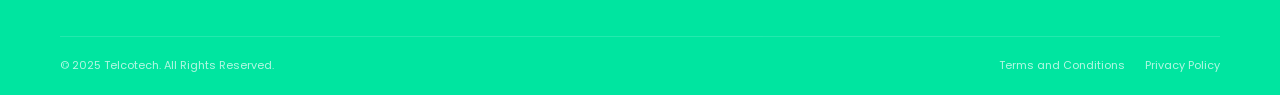
<file: site/pages/about.html>
<!DOCTYPE html>
<html lang="en">
<head>
    <meta charset="UTF-8">
    <meta name="viewport" content="width=device-width, initial-scale=1.0">
    <title>About Us - Telcotech</title>
    <link rel="stylesheet" href="../css/styles.css">
    <link rel="icon" type="image/png" href="../assets/images/logo.png">
</head>
<body>

    <header class="header">
        <nav class="nav">
            <a href="../index.html" class="nav-logo"><img src="../assets/images/logo.png" alt="Telcotech"></a>
            <ul class="nav-menu">
                <li><a href="../index.html" class="nav-link">Home</a></li>
                <li class="nav-dropdown"><span class="nav-link">Software</span>
                    <div class="dropdown-menu">
                        <div class="dropdown-heading">Platforms</div>
                        <a href="software-isp.html">Internet Service Providers (ISP)</a>
                        <a href="software-fno.html">Fibre Network Operators (FNO)</a>
                        <a href="coverage-as-a-service.html">Coverage-As-A-Service</a>
                        <div class="dropdown-heading">Products</div>
                        <a href="isp-marketplace.html">ISP Marketplace</a>
                        <a href="reseller-management.html">Reseller Management Platform</a>
                        <a href="fno-marketplace.html">FNO Marketplace & ISP Comparison</a>
                    </div>
                </li>
                <li class="nav-dropdown"><span class="nav-link">Services</span>
                    <div class="dropdown-menu">
                        <a href="services-caas.html">Coverage-As-A-Service (CAAS)</a>
                        <a href="services-coverage-maps.html">Coverage Maps</a>
                    </div>
                </li>
                <li><a href="about.html" class="nav-link active">About</a></li>
                <li><a href="contact.html" class="nav-link">Contact</a></li>
                <li><a href="book-demo.html" class="nav-cta">Book a Demo</a></li>
            </ul>
            <button class="nav-toggle" onclick="document.querySelector('.nav-menu').classList.toggle('active')"><span></span><span></span><span></span></button>
        </nav>
    </header>

    <!-- HERO -->
    <section class="hero">
        <div class="container">
            <div class="hero-content" style="max-width: 600px;">
                <span class="hero-label">About Us</span>
                <h1>Empowering Telecom Efficiency with Advanced Automation Solutions</h1>
                <p>Telcotech is a software company that develops ISP and FNO management solutions. Our goal is to help Internet Service Providers and Network Operators automate their operations and scale efficiently.</p>
            </div>
        </div>
    </section>

    <!-- VISION -->
    <section class="section">
        <div class="container">
            <div class="section-center">
                <span class="section-label">Our Vision</span>
            </div>
            <p class="vision-text" style="margin-top: 20px;">
                Telcotech envisions a world where connectivity knows no bounds, where every individual and organization can harness the power of technology to achieve their goals, foster growth, and make a positive impact on society.
            </p>
        </div>
    </section>

    <!-- MISSION, VALUES, GOALS -->
    <section class="section section-light">
        <div class="container">
            <div class="about-cards">
                <div class="about-card">
                    <h4>Our Mission</h4>
                    <p>To develop innovative software solutions that empower Internet Service Providers and Fibre Network Operators to streamline their operations, reduce costs, and deliver exceptional connectivity experiences to their customers worldwide.</p>
                </div>
                <div class="about-card">
                    <h4>Our Values</h4>
                    <p>We believe in transparency, innovation, and customer-centricity. Every solution we build is designed with our clients' success in mind, ensuring that technology serves as an enabler rather than a barrier to growth.</p>
                </div>
                <div class="about-card" style="grid-column: 1 / -1;">
                    <h4>Our Goals</h4>
                    <p>To become the leading global provider of automation software for the telecommunications industry, serving ISPs and FNOs across every continent. We aim to continuously innovate and expand our product suite to address the evolving challenges of the telecom sector.</p>
                </div>
            </div>
        </div>
    </section>

    <!-- MEET OUR FOUNDER -->
    <section class="section">
        <div class="container">
            <div class="section-center">
                <h2 class="section-title" style="font-style: italic; color: var(--green);">Meet Our Founder</h2>
            </div>
            <div class="founder-section">
                <div style="width: 300px; height: 350px; border-radius: 20px; background: linear-gradient(135deg, #E8E8E8, #F5F5F5); flex-shrink: 0; display: flex; align-items: center; justify-content: center; font-size: 14px; color: #999;">
                    Founder Photo
                </div>
                <div class="founder-content">
                    <p style="font-size: 14px; color: var(--text); line-height: 1.8; margin-bottom: 20px;">
                        As a founder of Telcotech, I design and develop software solutions that drive sales, improve operational efficiency, and enhance customer experiences for Internet Service Providers and Fibre Network Operators. With deep understanding of the needs and challenges of Service Providers and Network Operators, I am committed to building tools that make a real difference in the telecommunications industry.
                    </p>
                    <a href="#" class="btn btn-pink">Read More</a>
                </div>
            </div>
        </div>
    </section>

    <!-- CAREER OPPORTUNITIES -->
    <section class="section">
        <div class="container">
            <div class="career-section">
                <h3>Career Opportunities</h3>
                <p style="font-size: 14px; color: var(--text); line-height: 1.8; margin-bottom: 20px;">
                    We're expanding at a comfortable pace, so occasionally we are on the lookout for talented individuals. If you're passionate about technology and telecommunications, we'd love to hear from you.
                </p>
                <a href="#" class="btn btn-pink">View Openings</a>
            </div>
        </div>
    </section>

    <!-- SCHEDULE DEMO -->
    <section class="schedule-banner">
        <div class="container">
            <div class="schedule-content">
                <h2>Schedule a demo session to see how Telcotech can help your business.</h2>
                <p>See the product in action, today.</p>
                <a href="book-demo.html" class="btn btn-pink">Book Demo</a>
            </div>
        </div>
    </section>

    <!-- FOOTER -->
    <footer class="footer">
        <div class="container">
            <div class="footer-grid">
                <div class="footer-brand"><img src="../assets/images/logo.png" alt="Telcotech"><p>Telcotech is a software company providing automation solutions for ISPs and FNOs worldwide.</p></div>
                <div class="footer-col"><h4>Website</h4><a href="../index.html">Home</a><a href="software-isp.html">Internet Service Providers</a><a href="software-fno.html">Network Operator Software</a><a href="about.html">About Us</a></div>
                <div class="footer-col"><h4>ISP</h4><a href="isp-marketplace.html">ISP Marketplace</a><a href="reseller-management.html">Reseller Management</a><a href="coverage-as-a-service.html">Coverage-As-A-Service</a></div>
                <div class="footer-col"><h4>FNO</h4><a href="fno-marketplace.html">FNO Marketplace</a><a href="software-fno.html">Estate/Business Park</a></div>
                <div class="footer-col"><h4>Services</h4><a href="services-caas.html">CAAS</a><a href="services-coverage-maps.html">Coverage Maps</a></div>
            </div>
            <div class="footer-bottom"><span>&copy; 2025 Telcotech. All Rights Reserved.</span><span><a href="#">Terms and Conditions</a><a href="#">Privacy Policy</a></span></div>
        </div>
    </footer>

</body>
</html>
</file>
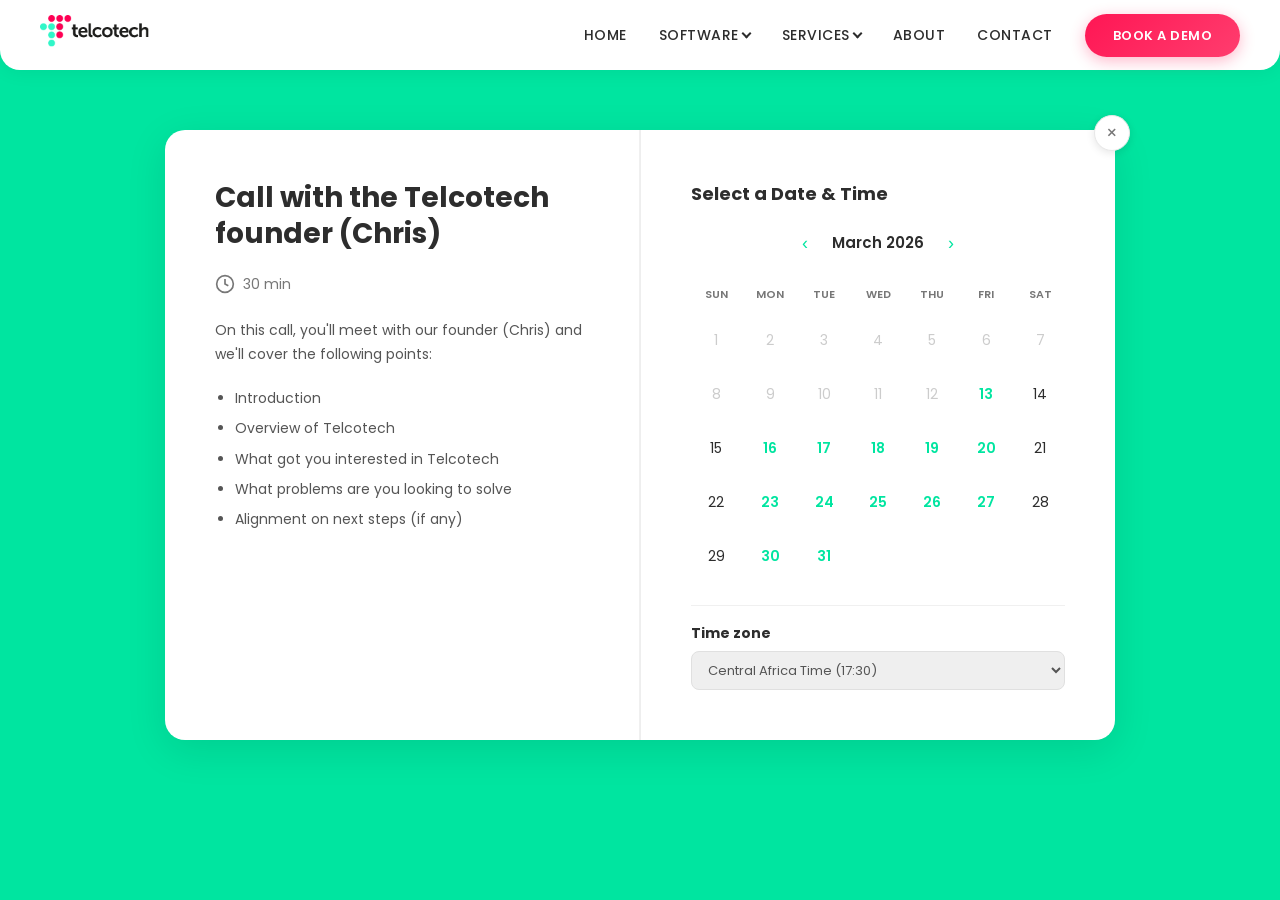
<file: site/pages/book-demo.html>
<!DOCTYPE html>
<html lang="en">
<head>
    <meta charset="UTF-8">
    <meta name="viewport" content="width=device-width, initial-scale=1.0">
    <title>Book a Demo - Telcotech</title>
    <link rel="stylesheet" href="../css/styles.css">
    <link rel="icon" type="image/png" href="../assets/images/logo.png">
    <style>
        .demo-page {
            background: var(--green);
            min-height: 100vh;
            padding-top: 70px;
        }

        .demo-card {
            background: var(--white);
            border-radius: 20px;
            box-shadow: 0 10px 40px rgba(0, 0, 0, 0.1);
            max-width: 950px;
            margin: 60px auto;
            display: flex;
            position: relative;
            overflow: visible;
        }

        .demo-close {
            position: absolute;
            top: -15px;
            right: -15px;
            width: 36px;
            height: 36px;
            border-radius: 50%;
            background: var(--white);
            border: 1px solid #E8E8E8;
            display: flex;
            align-items: center;
            justify-content: center;
            cursor: pointer;
            font-size: 18px;
            color: var(--text-light);
            text-decoration: none;
            box-shadow: 0 2px 8px rgba(0,0,0,0.1);
        }

        .demo-info {
            flex: 1;
            padding: 50px;
            border-right: 1px solid #F0F0F0;
        }

        .demo-info h2 {
            font-size: 28px;
            font-weight: 700;
            line-height: 1.3;
            margin-bottom: 20px;
            color: var(--dark);
        }

        .demo-duration {
            display: flex;
            align-items: center;
            gap: 8px;
            color: var(--text-light);
            font-size: 14px;
            margin-bottom: 24px;
        }

        .demo-duration svg {
            flex-shrink: 0;
        }

        .demo-description {
            font-size: 14px;
            color: var(--text);
            line-height: 1.7;
            margin-bottom: 20px;
        }

        .demo-points {
            list-style: disc;
            padding-left: 20px;
        }

        .demo-points li {
            font-size: 14px;
            color: var(--text);
            margin-bottom: 8px;
            line-height: 1.6;
        }

        .demo-calendar {
            flex: 1;
            padding: 50px;
        }

        .demo-calendar h3 {
            font-size: 18px;
            font-weight: 700;
            margin-bottom: 20px;
        }

        .cal-nav {
            display: flex;
            align-items: center;
            justify-content: center;
            gap: 16px;
            margin-bottom: 20px;
        }

        .cal-nav button {
            background: none;
            border: none;
            cursor: pointer;
            font-size: 18px;
            color: var(--green);
            padding: 4px 8px;
        }

        .cal-nav span {
            font-size: 15px;
            font-weight: 600;
        }

        .cal-grid {
            display: grid;
            grid-template-columns: repeat(7, 1fr);
            gap: 4px;
            text-align: center;
        }

        .cal-day-header {
            font-size: 11px;
            font-weight: 600;
            color: var(--text-light);
            text-transform: uppercase;
            padding: 8px 0;
        }

        .cal-day {
            padding: 10px 0;
            font-size: 14px;
            border-radius: 50%;
            cursor: pointer;
            transition: all 0.2s;
            aspect-ratio: 1;
            display: flex;
            align-items: center;
            justify-content: center;
        }

        .cal-day:hover {
            background: var(--green-bg);
        }

        .cal-day.available {
            color: var(--green);
            font-weight: 600;
        }

        .cal-day.available:hover {
            background: var(--green);
            color: var(--white);
        }

        .cal-day.dimmed {
            color: #CCC;
        }

        .cal-day.selected {
            background: var(--green);
            color: var(--white);
        }

        .cal-timezone {
            margin-top: 24px;
            padding-top: 16px;
            border-top: 1px solid #F0F0F0;
        }

        .cal-timezone label {
            font-size: 14px;
            font-weight: 700;
            display: block;
            margin-bottom: 6px;
        }

        .cal-timezone select {
            width: 100%;
            padding: 8px 12px;
            border: 1px solid #E0E0E0;
            border-radius: 8px;
            font-family: 'Poppins', sans-serif;
            font-size: 13px;
            color: var(--text);
            outline: none;
        }

        @media (max-width: 768px) {
            .demo-card {
                flex-direction: column;
                margin: 20px;
            }
            .demo-info {
                border-right: none;
                border-bottom: 1px solid #F0F0F0;
            }
        }
    </style>
</head>
<body>

    <header class="header">
        <nav class="nav">
            <a href="../index.html" class="nav-logo"><img src="../assets/images/logo.png" alt="Telcotech"></a>
            <ul class="nav-menu">
                <li><a href="../index.html" class="nav-link">Home</a></li>
                <li class="nav-dropdown"><span class="nav-link">Software</span>
                    <div class="dropdown-menu">
                        <div class="dropdown-heading">Platforms</div>
                        <a href="software-isp.html">Internet Service Providers (ISP)</a>
                        <a href="software-fno.html">Fibre Network Operators (FNO)</a>
                        <a href="coverage-as-a-service.html">Coverage-As-A-Service</a>
                        <div class="dropdown-heading">Products</div>
                        <a href="isp-marketplace.html">ISP Marketplace</a>
                        <a href="reseller-management.html">Reseller Management Platform</a>
                        <a href="fno-marketplace.html">FNO Marketplace & ISP Comparison</a>
                    </div>
                </li>
                <li class="nav-dropdown"><span class="nav-link">Services</span>
                    <div class="dropdown-menu">
                        <a href="services-caas.html">Coverage-As-A-Service (CAAS)</a>
                        <a href="services-coverage-maps.html">Coverage Maps</a>
                    </div>
                </li>
                <li><a href="about.html" class="nav-link">About</a></li>
                <li><a href="contact.html" class="nav-link">Contact</a></li>
                <li><a href="book-demo.html" class="nav-cta">Book a Demo</a></li>
            </ul>
            <button class="nav-toggle" onclick="document.querySelector('.nav-menu').classList.toggle('active')"><span></span><span></span><span></span></button>
        </nav>
    </header>

    <div class="demo-page">
        <div class="demo-card">
            <a href="../index.html" class="demo-close">&times;</a>

            <div class="demo-info">
                <h2>Call with the Telcotech founder (Chris)</h2>
                <div class="demo-duration">
                    <svg width="20" height="20" viewBox="0 0 24 24" fill="none" stroke="currentColor" stroke-width="2"><circle cx="12" cy="12" r="10"/><polyline points="12 6 12 12 16 14"/></svg>
                    30 min
                </div>
                <p class="demo-description">On this call, you'll meet with our founder (Chris) and we'll cover the following points:</p>
                <ul class="demo-points">
                    <li>Introduction</li>
                    <li>Overview of Telcotech</li>
                    <li>What got you interested in Telcotech</li>
                    <li>What problems are you looking to solve</li>
                    <li>Alignment on next steps (if any)</li>
                </ul>
            </div>

            <div class="demo-calendar">
                <h3>Select a Date & Time</h3>
                <div class="cal-nav">
                    <button>&lsaquo;</button>
                    <span id="cal-month">March 2026</span>
                    <button>&rsaquo;</button>
                </div>
                <div class="cal-grid">
                    <div class="cal-day-header">SUN</div>
                    <div class="cal-day-header">MON</div>
                    <div class="cal-day-header">TUE</div>
                    <div class="cal-day-header">WED</div>
                    <div class="cal-day-header">THU</div>
                    <div class="cal-day-header">FRI</div>
                    <div class="cal-day-header">SAT</div>

                    <div class="cal-day dimmed">1</div>
                    <div class="cal-day dimmed">2</div>
                    <div class="cal-day dimmed">3</div>
                    <div class="cal-day dimmed">4</div>
                    <div class="cal-day dimmed">5</div>
                    <div class="cal-day dimmed">6</div>
                    <div class="cal-day dimmed">7</div>

                    <div class="cal-day dimmed">8</div>
                    <div class="cal-day dimmed">9</div>
                    <div class="cal-day dimmed">10</div>
                    <div class="cal-day dimmed">11</div>
                    <div class="cal-day dimmed">12</div>
                    <div class="cal-day available">13</div>
                    <div class="cal-day">14</div>

                    <div class="cal-day">15</div>
                    <div class="cal-day available">16</div>
                    <div class="cal-day available">17</div>
                    <div class="cal-day available">18</div>
                    <div class="cal-day available">19</div>
                    <div class="cal-day available">20</div>
                    <div class="cal-day">21</div>

                    <div class="cal-day">22</div>
                    <div class="cal-day available">23</div>
                    <div class="cal-day available">24</div>
                    <div class="cal-day available">25</div>
                    <div class="cal-day available">26</div>
                    <div class="cal-day available">27</div>
                    <div class="cal-day">28</div>

                    <div class="cal-day">29</div>
                    <div class="cal-day available">30</div>
                    <div class="cal-day available">31</div>
                    <div class="cal-day"></div>
                    <div class="cal-day"></div>
                    <div class="cal-day"></div>
                    <div class="cal-day"></div>
                </div>

                <div class="cal-timezone">
                    <label>Time zone</label>
                    <select>
                        <option>Central Africa Time (17:30)</option>
                        <option>GMT (15:30)</option>
                        <option>EST (10:30)</option>
                        <option>PST (07:30)</option>
                    </select>
                </div>
            </div>
        </div>
    </div>

    <script>
        document.querySelectorAll('.cal-day.available').forEach(day => {
            day.addEventListener('click', function() {
                document.querySelectorAll('.cal-day').forEach(d => d.classList.remove('selected'));
                this.classList.add('selected');
            });
        });
    </script>

</body>
</html>
</file>
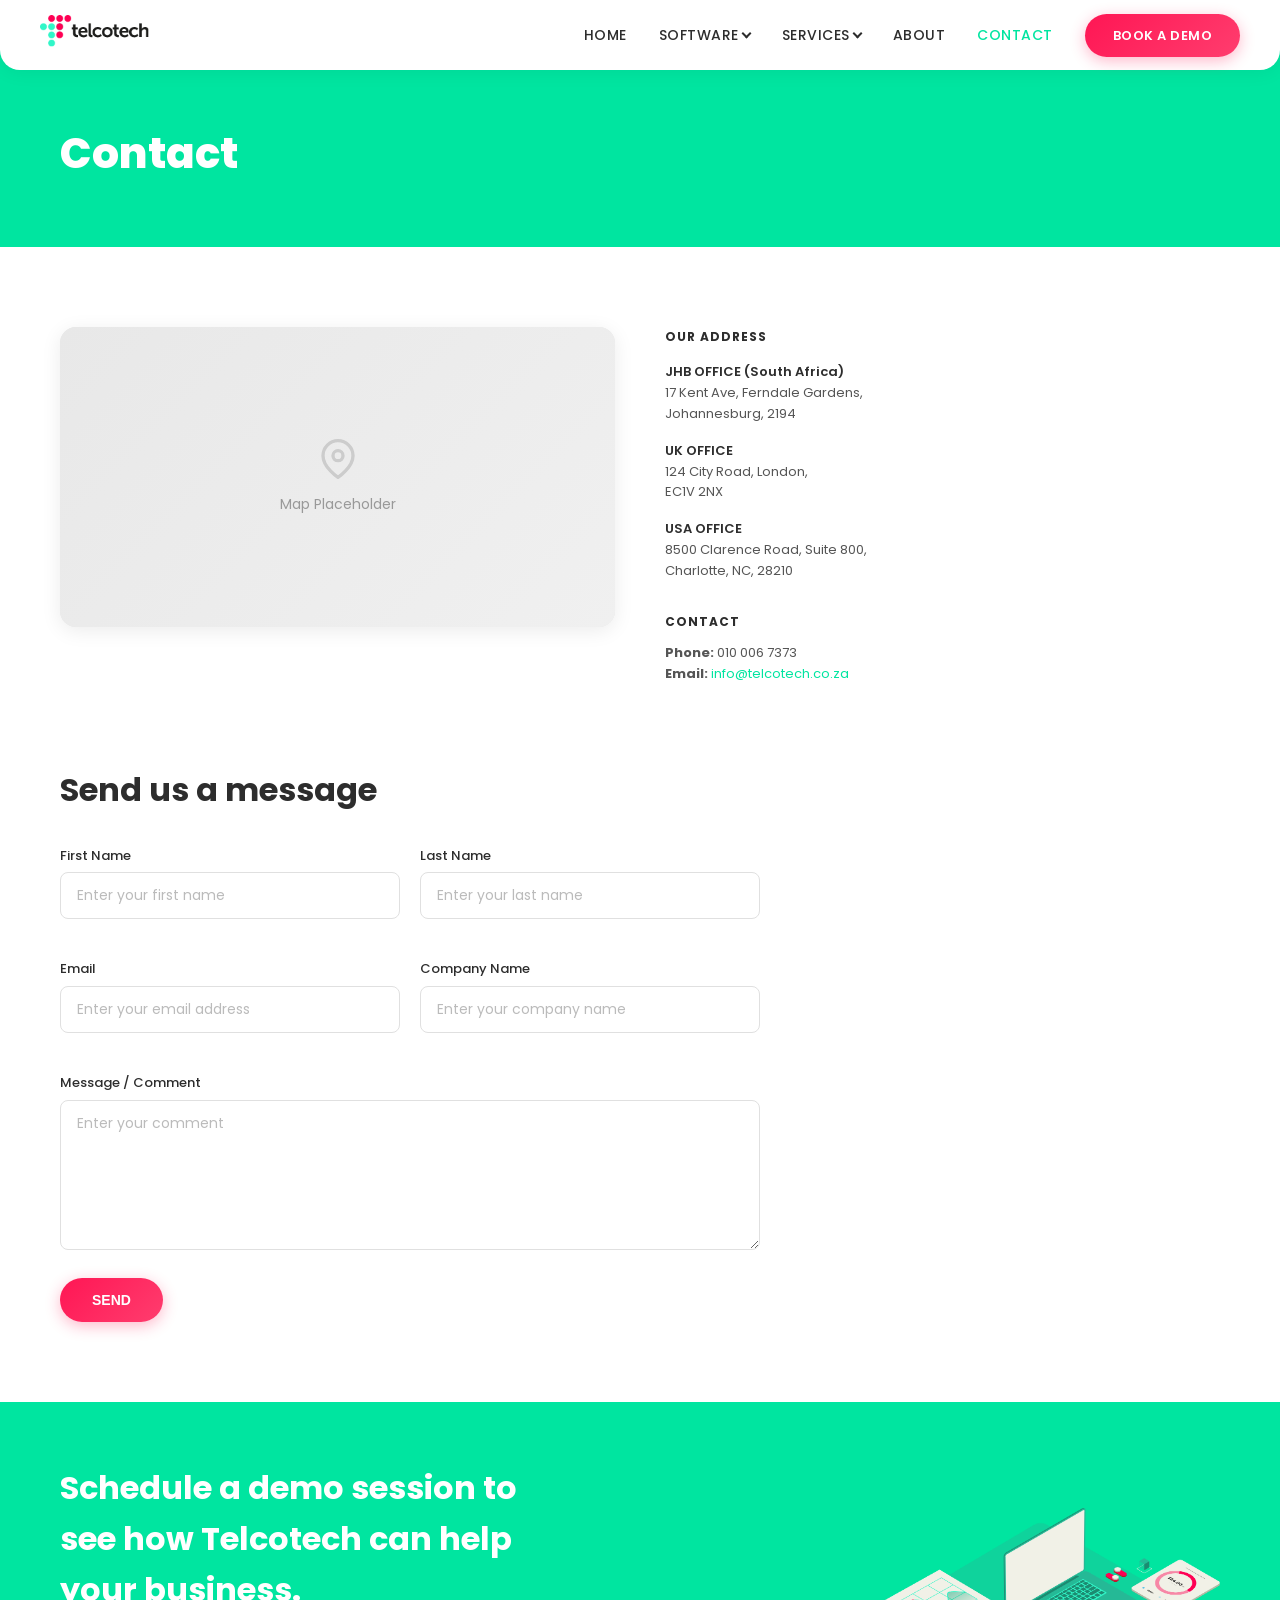
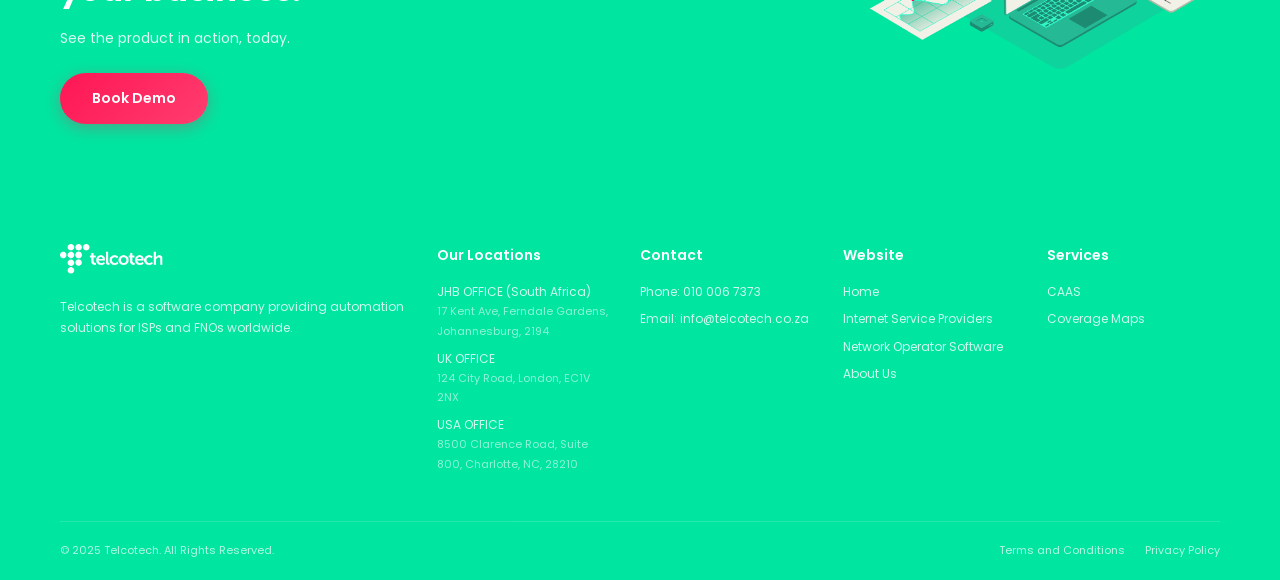
<file: site/pages/contact.html>
<!DOCTYPE html>
<html lang="en">
<head>
    <meta charset="UTF-8">
    <meta name="viewport" content="width=device-width, initial-scale=1.0">
    <title>Contact - Telcotech</title>
    <link rel="stylesheet" href="../css/styles.css">
    <link rel="icon" type="image/png" href="../assets/images/logo.png">
</head>
<body>

    <header class="header">
        <nav class="nav">
            <a href="../index.html" class="nav-logo"><img src="../assets/images/logo.png" alt="Telcotech"></a>
            <ul class="nav-menu">
                <li><a href="../index.html" class="nav-link">Home</a></li>
                <li class="nav-dropdown"><span class="nav-link">Software</span>
                    <div class="dropdown-menu">
                        <div class="dropdown-heading">Platforms</div>
                        <a href="software-isp.html">Internet Service Providers (ISP)</a>
                        <a href="software-fno.html">Fibre Network Operators (FNO)</a>
                        <a href="coverage-as-a-service.html">Coverage-As-A-Service</a>
                        <div class="dropdown-heading">Products</div>
                        <a href="isp-marketplace.html">ISP Marketplace</a>
                        <a href="reseller-management.html">Reseller Management Platform</a>
                        <a href="fno-marketplace.html">FNO Marketplace & ISP Comparison</a>
                    </div>
                </li>
                <li class="nav-dropdown"><span class="nav-link">Services</span>
                    <div class="dropdown-menu">
                        <a href="services-caas.html">Coverage-As-A-Service (CAAS)</a>
                        <a href="services-coverage-maps.html">Coverage Maps</a>
                    </div>
                </li>
                <li><a href="about.html" class="nav-link">About</a></li>
                <li><a href="contact.html" class="nav-link active">Contact</a></li>
                <li><a href="book-demo.html" class="nav-cta">Book a Demo</a></li>
            </ul>
            <button class="nav-toggle" onclick="document.querySelector('.nav-menu').classList.toggle('active')"><span></span><span></span><span></span></button>
        </nav>
    </header>

    <!-- HERO -->
    <section class="page-header">
        <div class="container">
            <h1>Contact</h1>
        </div>
    </section>

    <!-- MAP + CONTACT INFO -->
    <section class="section">
        <div class="container">
            <div style="display: flex; gap: 50px; flex-wrap: wrap;">
                <!-- Map -->
                <div style="flex: 1; min-width: 300px;">
                    <div class="map-container">
                        <div style="width: 100%; height: 100%; background: linear-gradient(135deg, #E8E8E8, #F0F0F0); display: flex; align-items: center; justify-content: center; color: #999; font-size: 14px;">
                            <div style="text-align: center;">
                                <svg width="40" height="40" viewBox="0 0 24 24" fill="none" stroke="#CCC" stroke-width="2"><path d="M21 10c0 7-9 13-9 13s-9-6-9-13a9 9 0 0 1 18 0z"/><circle cx="12" cy="10" r="3"/></svg>
                                <p style="margin-top: 8px;">Map Placeholder</p>
                            </div>
                        </div>
                    </div>
                </div>

                <!-- Contact Info -->
                <div style="flex: 1; min-width: 300px;">
                    <div style="margin-bottom: 30px;">
                        <h4 style="font-size: 12px; font-weight: 700; text-transform: uppercase; letter-spacing: 1px; margin-bottom: 16px; color: var(--dark);">Our Address</h4>

                        <div style="margin-bottom: 16px;">
                            <p style="font-size: 13px; font-weight: 600; color: var(--dark);">JHB OFFICE (South Africa)</p>
                            <p style="font-size: 13px; color: var(--text);">17 Kent Ave, Ferndale Gardens,<br>Johannesburg, 2194</p>
                        </div>

                        <div style="margin-bottom: 16px;">
                            <p style="font-size: 13px; font-weight: 600; color: var(--dark);">UK OFFICE</p>
                            <p style="font-size: 13px; color: var(--text);">124 City Road, London,<br>EC1V 2NX</p>
                        </div>

                        <div style="margin-bottom: 16px;">
                            <p style="font-size: 13px; font-weight: 600; color: var(--dark);">USA OFFICE</p>
                            <p style="font-size: 13px; color: var(--text);">8500 Clarence Road, Suite 800,<br>Charlotte, NC, 28210</p>
                        </div>
                    </div>

                    <div>
                        <h4 style="font-size: 12px; font-weight: 700; text-transform: uppercase; letter-spacing: 1px; margin-bottom: 12px; color: var(--dark);">Contact</h4>
                        <p style="font-size: 13px; color: var(--text);"><strong>Phone:</strong> 010 006 7373</p>
                        <p style="font-size: 13px; color: var(--text);"><strong>Email:</strong> <a href="mailto:info@telcotech.co.za" style="color: var(--green);">info@telcotech.co.za</a></p>
                    </div>
                </div>
            </div>
        </div>
    </section>

    <!-- CONTACT FORM -->
    <section class="section" style="padding-top: 0;">
        <div class="container">
            <h2 class="section-title" style="margin-bottom: 30px;">Send us a message</h2>
            <form class="contact-form" onsubmit="event.preventDefault(); alert('Message sent! We will get back to you soon.');">
                <div class="form-row">
                    <div class="form-group">
                        <label>First Name</label>
                        <input type="text" placeholder="Enter your first name">
                    </div>
                    <div class="form-group">
                        <label>Last Name</label>
                        <input type="text" placeholder="Enter your last name">
                    </div>
                </div>
                <div class="form-row">
                    <div class="form-group">
                        <label>Email</label>
                        <input type="email" placeholder="Enter your email address">
                    </div>
                    <div class="form-group">
                        <label>Company Name</label>
                        <input type="text" placeholder="Enter your company name">
                    </div>
                </div>
                <div class="form-group">
                    <label>Message / Comment</label>
                    <textarea placeholder="Enter your comment"></textarea>
                </div>
                <button type="submit" class="btn btn-pink">SEND</button>
            </form>
        </div>
    </section>

    <!-- SCHEDULE DEMO -->
    <section class="cta-banner">
        <div class="container">
            <div class="cta-content">
                <h2>Schedule a demo session to see how Telcotech can help your business.</h2>
                <p>See the product in action, today.</p>
                <a href="book-demo.html" class="btn btn-pink">Book Demo</a>
            </div>
            <div class="cta-image">
                <img src="../assets/images/section5-illustration.png" alt="Book a demo">
            </div>
        </div>
    </section>

    <!-- FOOTER -->
    <footer class="footer">
        <div class="container">
            <div class="footer-grid">
                <div class="footer-brand"><img src="../assets/images/logo.png" alt="Telcotech"><p>Telcotech is a software company providing automation solutions for ISPs and FNOs worldwide.</p></div>
                <div class="footer-col">
                    <h4>Our Locations</h4>
                    <a href="#">JHB OFFICE (South Africa)<br><span style="font-size:11px; opacity: 0.7;">17 Kent Ave, Ferndale Gardens, Johannesburg, 2194</span></a>
                    <a href="#">UK OFFICE<br><span style="font-size:11px; opacity: 0.7;">124 City Road, London, EC1V 2NX</span></a>
                    <a href="#">USA OFFICE<br><span style="font-size:11px; opacity: 0.7;">8500 Clarence Road, Suite 800, Charlotte, NC, 28210</span></a>
                </div>
                <div class="footer-col">
                    <h4>Contact</h4>
                    <a href="tel:0100067373">Phone: 010 006 7373</a>
                    <a href="mailto:info@telcotech.co.za">Email: info@telcotech.co.za</a>
                </div>
                <div class="footer-col"><h4>Website</h4><a href="../index.html">Home</a><a href="software-isp.html">Internet Service Providers</a><a href="software-fno.html">Network Operator Software</a><a href="about.html">About Us</a></div>
                <div class="footer-col"><h4>Services</h4><a href="services-caas.html">CAAS</a><a href="services-coverage-maps.html">Coverage Maps</a></div>
            </div>
            <div class="footer-bottom"><span>&copy; 2025 Telcotech. All Rights Reserved.</span><span><a href="#">Terms and Conditions</a><a href="#">Privacy Policy</a></span></div>
        </div>
    </footer>

</body>
</html>
</file>
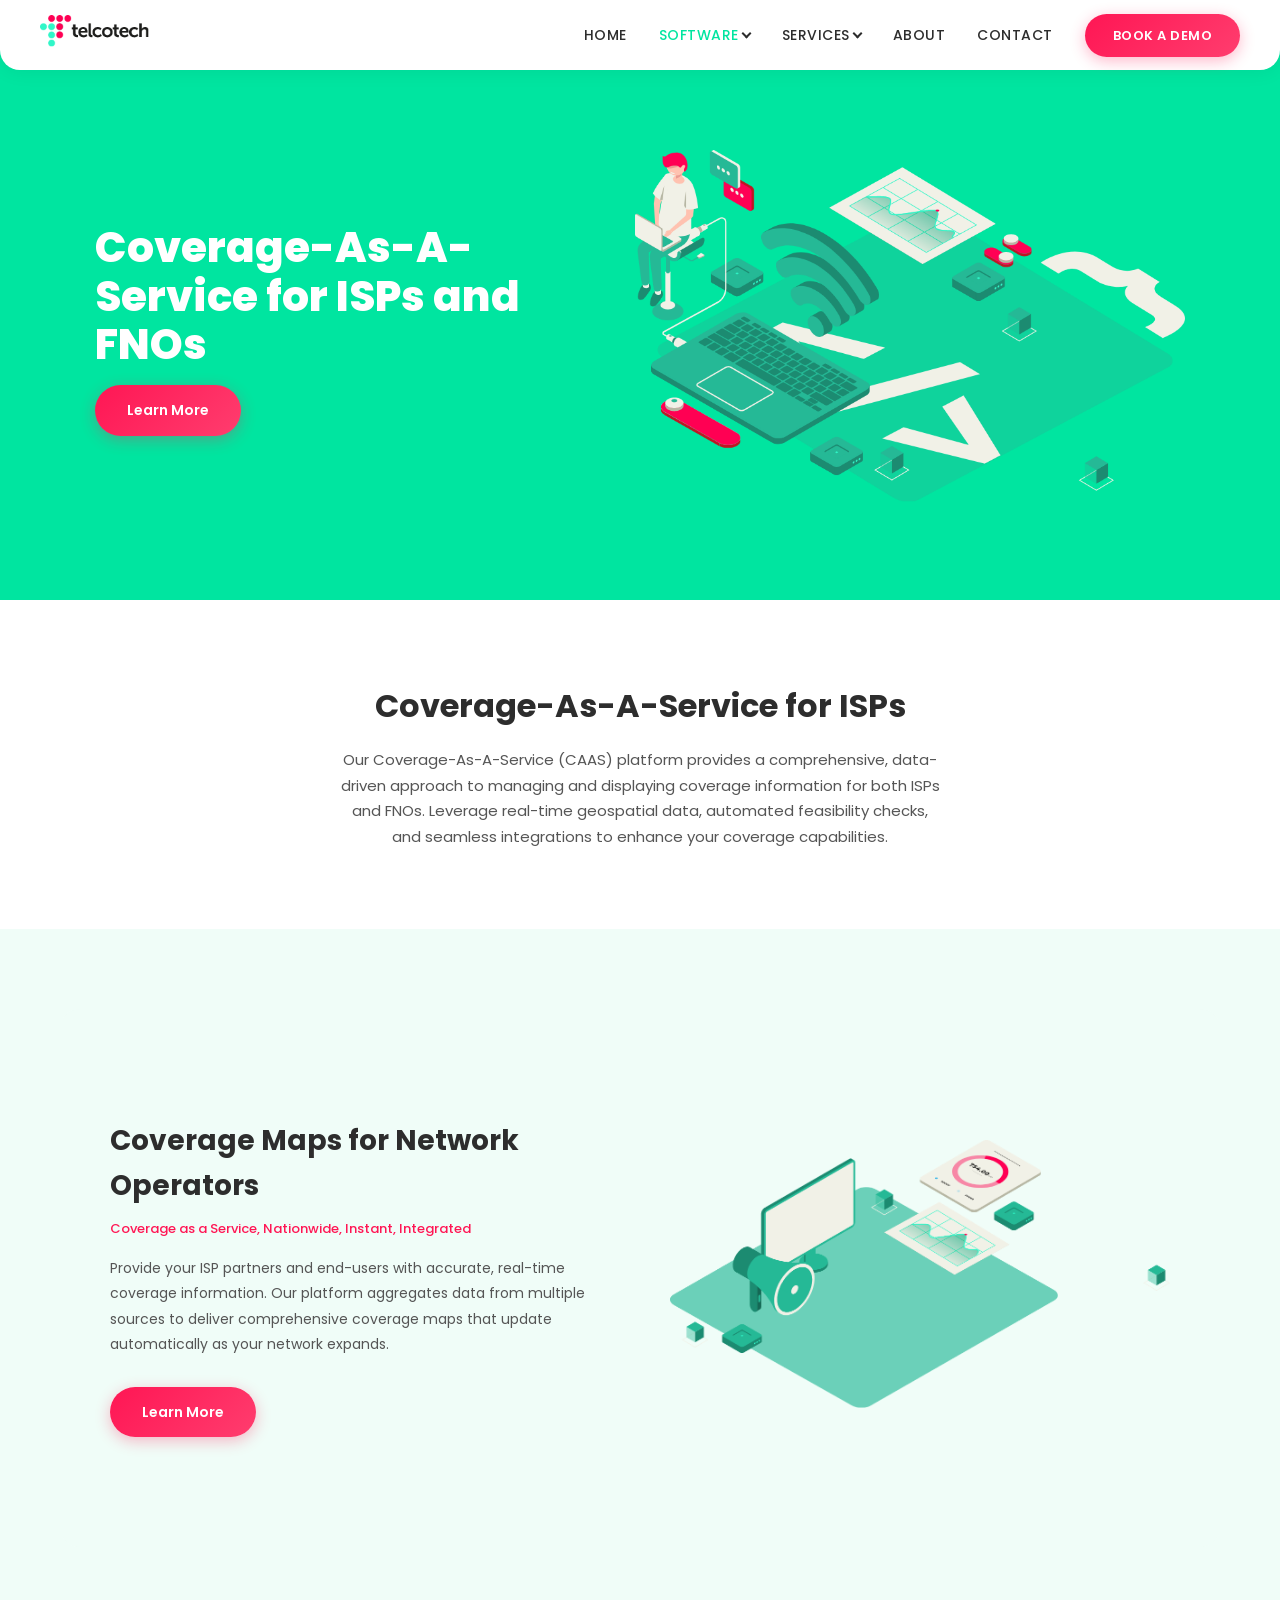
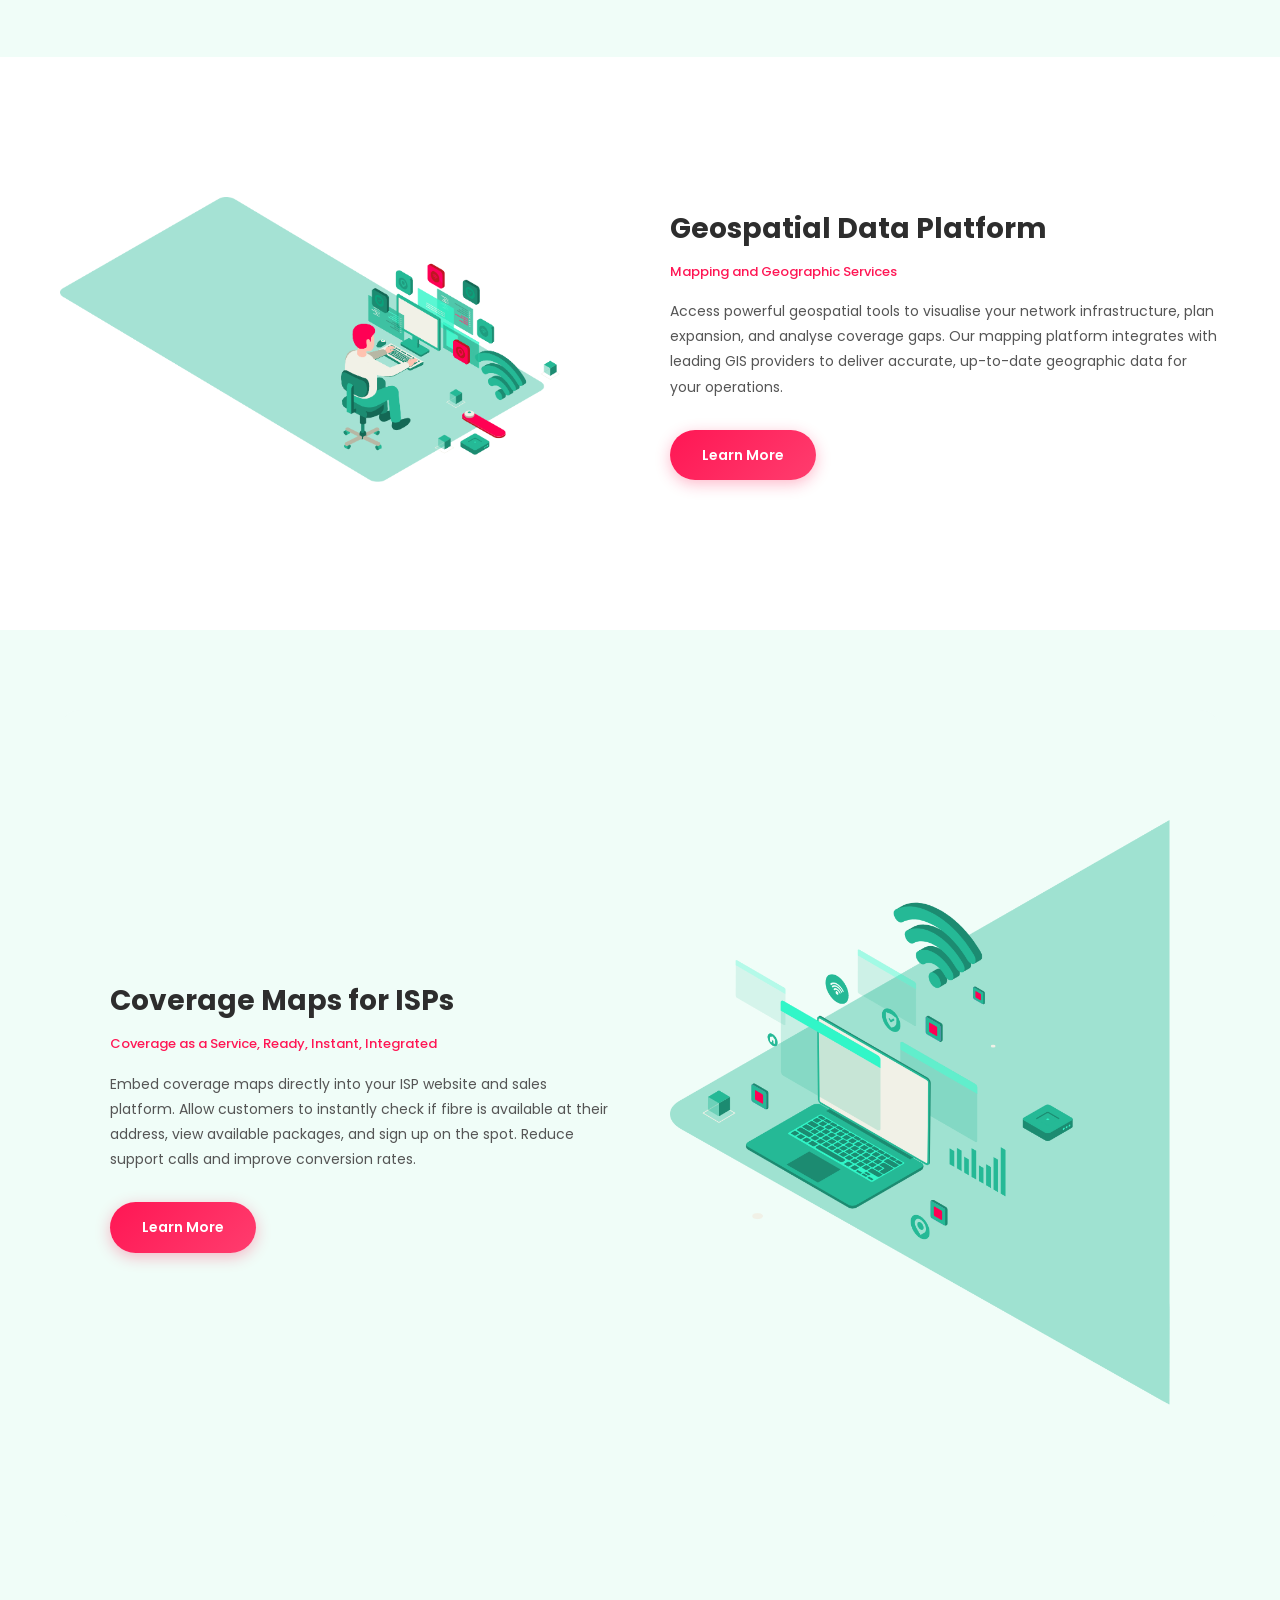
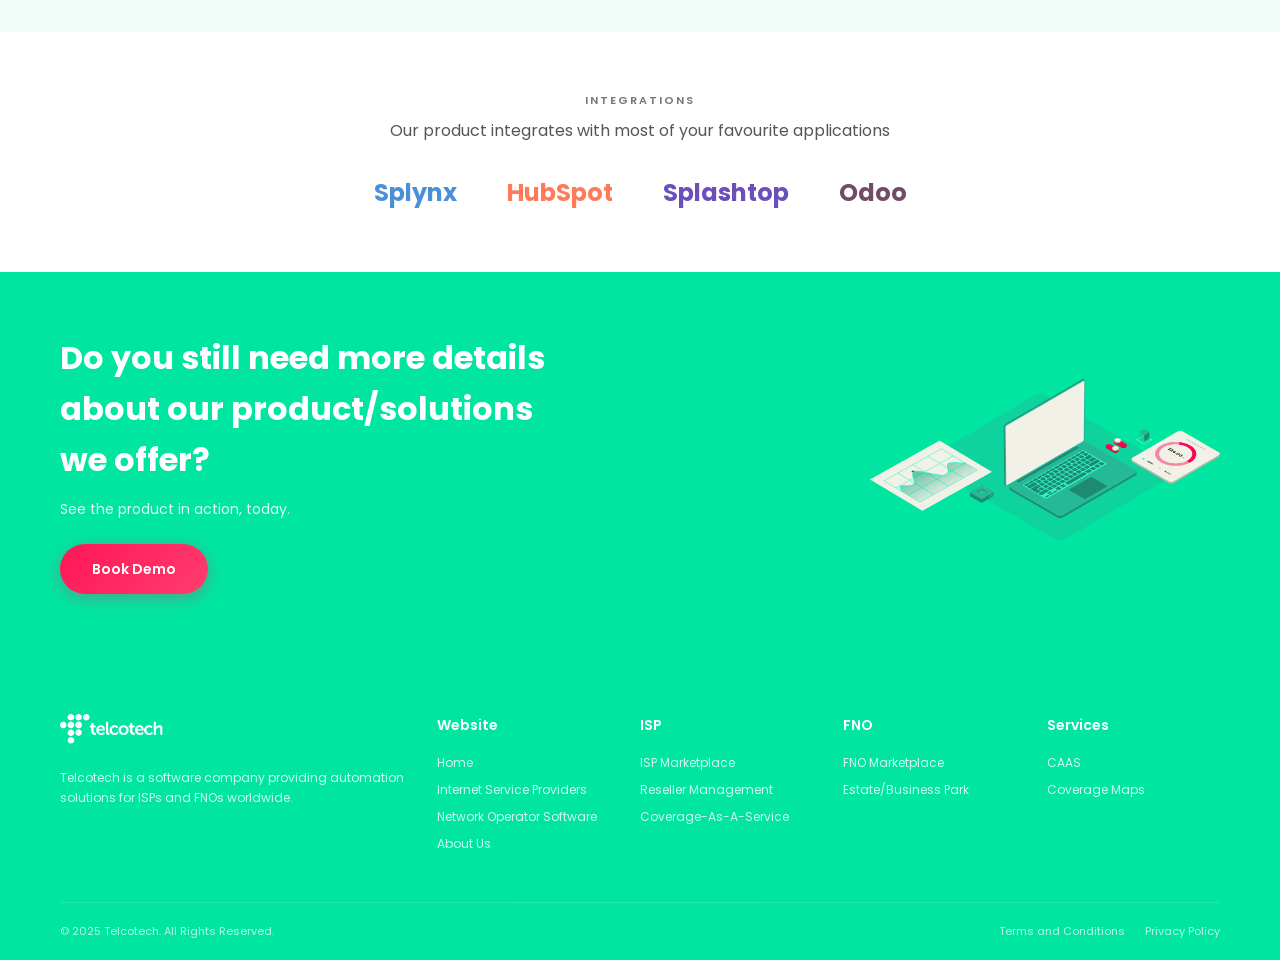
<file: site/pages/coverage-as-a-service.html>
<!DOCTYPE html>
<html lang="en">
<head>
    <meta charset="UTF-8">
    <meta name="viewport" content="width=device-width, initial-scale=1.0">
    <title>Coverage-As-A-Service for ISPs and FNOs - Telcotech</title>
    <link rel="stylesheet" href="../css/styles.css">
    <link rel="icon" type="image/png" href="../assets/images/logo.png">
</head>
<body>

    <header class="header">
        <nav class="nav">
            <a href="../index.html" class="nav-logo"><img src="../assets/images/logo.png" alt="Telcotech"></a>
            <ul class="nav-menu">
                <li><a href="../index.html" class="nav-link">Home</a></li>
                <li class="nav-dropdown"><span class="nav-link active">Software</span>
                    <div class="dropdown-menu">
                        <div class="dropdown-heading">Platforms</div>
                        <a href="software-isp.html">Internet Service Providers (ISP)</a>
                        <a href="software-fno.html">Fibre Network Operators (FNO)</a>
                        <a href="coverage-as-a-service.html">Coverage-As-A-Service</a>
                        <div class="dropdown-heading">Products</div>
                        <a href="isp-marketplace.html">ISP Marketplace</a>
                        <a href="reseller-management.html">Reseller Management Platform</a>
                        <a href="fno-marketplace.html">FNO Marketplace & ISP Comparison</a>
                    </div>
                </li>
                <li class="nav-dropdown"><span class="nav-link">Services</span>
                    <div class="dropdown-menu">
                        <a href="services-caas.html">Coverage-As-A-Service (CAAS)</a>
                        <a href="services-coverage-maps.html">Coverage Maps</a>
                    </div>
                </li>
                <li><a href="about.html" class="nav-link">About</a></li>
                <li><a href="contact.html" class="nav-link">Contact</a></li>
                <li><a href="book-demo.html" class="nav-cta">Book a Demo</a></li>
            </ul>
            <button class="nav-toggle" onclick="document.querySelector('.nav-menu').classList.toggle('active')"><span></span><span></span><span></span></button>
        </nav>
    </header>

    <section class="hero">
        <div class="container">
            <div class="hero-content">
                <h1>Coverage-As-A-Service for ISPs and FNOs</h1>
                <a href="#features" class="btn btn-pink">Learn More</a>
            </div>
            <div class="hero-image">
                <img src="../assets/images/hero-illustration.png" alt="Coverage As A Service">
            </div>
        </div>
    </section>

    <section class="section" id="features">
        <div class="container section-center">
            <h2 class="section-title">Coverage-As-A-Service for ISPs</h2>
            <p class="section-subtitle" style="margin: 0 auto;">Our Coverage-As-A-Service (CAAS) platform provides a comprehensive, data-driven approach to managing and displaying coverage information for both ISPs and FNOs. Leverage real-time geospatial data, automated feasibility checks, and seamless integrations to enhance your coverage capabilities.</p>
        </div>
    </section>

    <section class="section section-light">
        <div class="container">
            <div class="feature-card-bg">
                <div class="feature-row">
                    <div class="feature-content">
                        <h3>Coverage Maps for Network Operators</h3>
                        <p class="feature-tag">Coverage as a Service, Nationwide, Instant, Integrated</p>
                        <p>Provide your ISP partners and end-users with accurate, real-time coverage information. Our platform aggregates data from multiple sources to deliver comprehensive coverage maps that update automatically as your network expands.</p>
                        <a href="services-caas.html" class="btn btn-pink" style="margin-top: 10px;">Learn More</a>
                    </div>
                    <div class="feature-image">
                        <img src="../assets/images/section1-illustration.png" alt="Coverage Maps for FNOs">
                    </div>
                </div>
            </div>
        </div>
    </section>

    <section class="section">
        <div class="container">
            <div class="feature-row reverse">
                <div class="feature-content">
                    <h3>Geospatial Data Platform</h3>
                    <p class="feature-tag">Mapping and Geographic Services</p>
                    <p>Access powerful geospatial tools to visualise your network infrastructure, plan expansion, and analyse coverage gaps. Our mapping platform integrates with leading GIS providers to deliver accurate, up-to-date geographic data for your operations.</p>
                    <a href="#" class="btn btn-pink" style="margin-top: 10px;">Learn More</a>
                </div>
                <div class="feature-image">
                    <img src="../assets/images/section4-illustration.png" alt="Geospatial Data">
                </div>
            </div>
        </div>
    </section>

    <section class="section section-light">
        <div class="container">
            <div class="feature-card-bg">
                <div class="feature-row">
                    <div class="feature-content">
                        <h3>Coverage Maps for ISPs</h3>
                        <p class="feature-tag">Coverage as a Service, Ready, Instant, Integrated</p>
                        <p>Embed coverage maps directly into your ISP website and sales platform. Allow customers to instantly check if fibre is available at their address, view available packages, and sign up on the spot. Reduce support calls and improve conversion rates.</p>
                        <a href="services-coverage-maps.html" class="btn btn-pink" style="margin-top: 10px;">Learn More</a>
                    </div>
                    <div class="feature-image">
                        <img src="../assets/images/section2-illustration.png" alt="Coverage Maps for ISPs">
                    </div>
                </div>
            </div>
        </div>
    </section>

    <section class="integrations">
        <div class="container">
            <p class="integrations-label">Integrations</p>
            <h3>Our product integrates with most of your favourite applications</h3>
            <div class="integration-logos">
                <span style="font-size: 24px; font-weight: 700; color: #4A90D9;">Splynx</span>
                <span style="font-size: 24px; font-weight: 700; color: #FF7A59;">HubSpot</span>
                <span style="font-size: 24px; font-weight: 700; color: #6B4FBB;">Splashtop</span>
                <span style="font-size: 24px; font-weight: 700; color: #714B67;">Odoo</span>
            </div>
        </div>
    </section>

    <section class="cta-banner">
        <div class="container">
            <div class="cta-content">
                <h2>Do you still need more details about our product/solutions we offer?</h2>
                <p>See the product in action, today.</p>
                <a href="book-demo.html" class="btn btn-pink">Book Demo</a>
            </div>
            <div class="cta-image"><img src="../assets/images/section5-illustration.png" alt="Book a demo"></div>
        </div>
    </section>

    <footer class="footer">
        <div class="container">
            <div class="footer-grid">
                <div class="footer-brand"><img src="../assets/images/logo.png" alt="Telcotech"><p>Telcotech is a software company providing automation solutions for ISPs and FNOs worldwide.</p></div>
                <div class="footer-col"><h4>Website</h4><a href="../index.html">Home</a><a href="software-isp.html">Internet Service Providers</a><a href="software-fno.html">Network Operator Software</a><a href="about.html">About Us</a></div>
                <div class="footer-col"><h4>ISP</h4><a href="isp-marketplace.html">ISP Marketplace</a><a href="reseller-management.html">Reseller Management</a><a href="coverage-as-a-service.html">Coverage-As-A-Service</a></div>
                <div class="footer-col"><h4>FNO</h4><a href="fno-marketplace.html">FNO Marketplace</a><a href="software-fno.html">Estate/Business Park</a></div>
                <div class="footer-col"><h4>Services</h4><a href="services-caas.html">CAAS</a><a href="services-coverage-maps.html">Coverage Maps</a></div>
            </div>
            <div class="footer-bottom"><span>&copy; 2025 Telcotech. All Rights Reserved.</span><span><a href="#">Terms and Conditions</a><a href="#">Privacy Policy</a></span></div>
        </div>
    </footer>

</body>
</html>
</file>
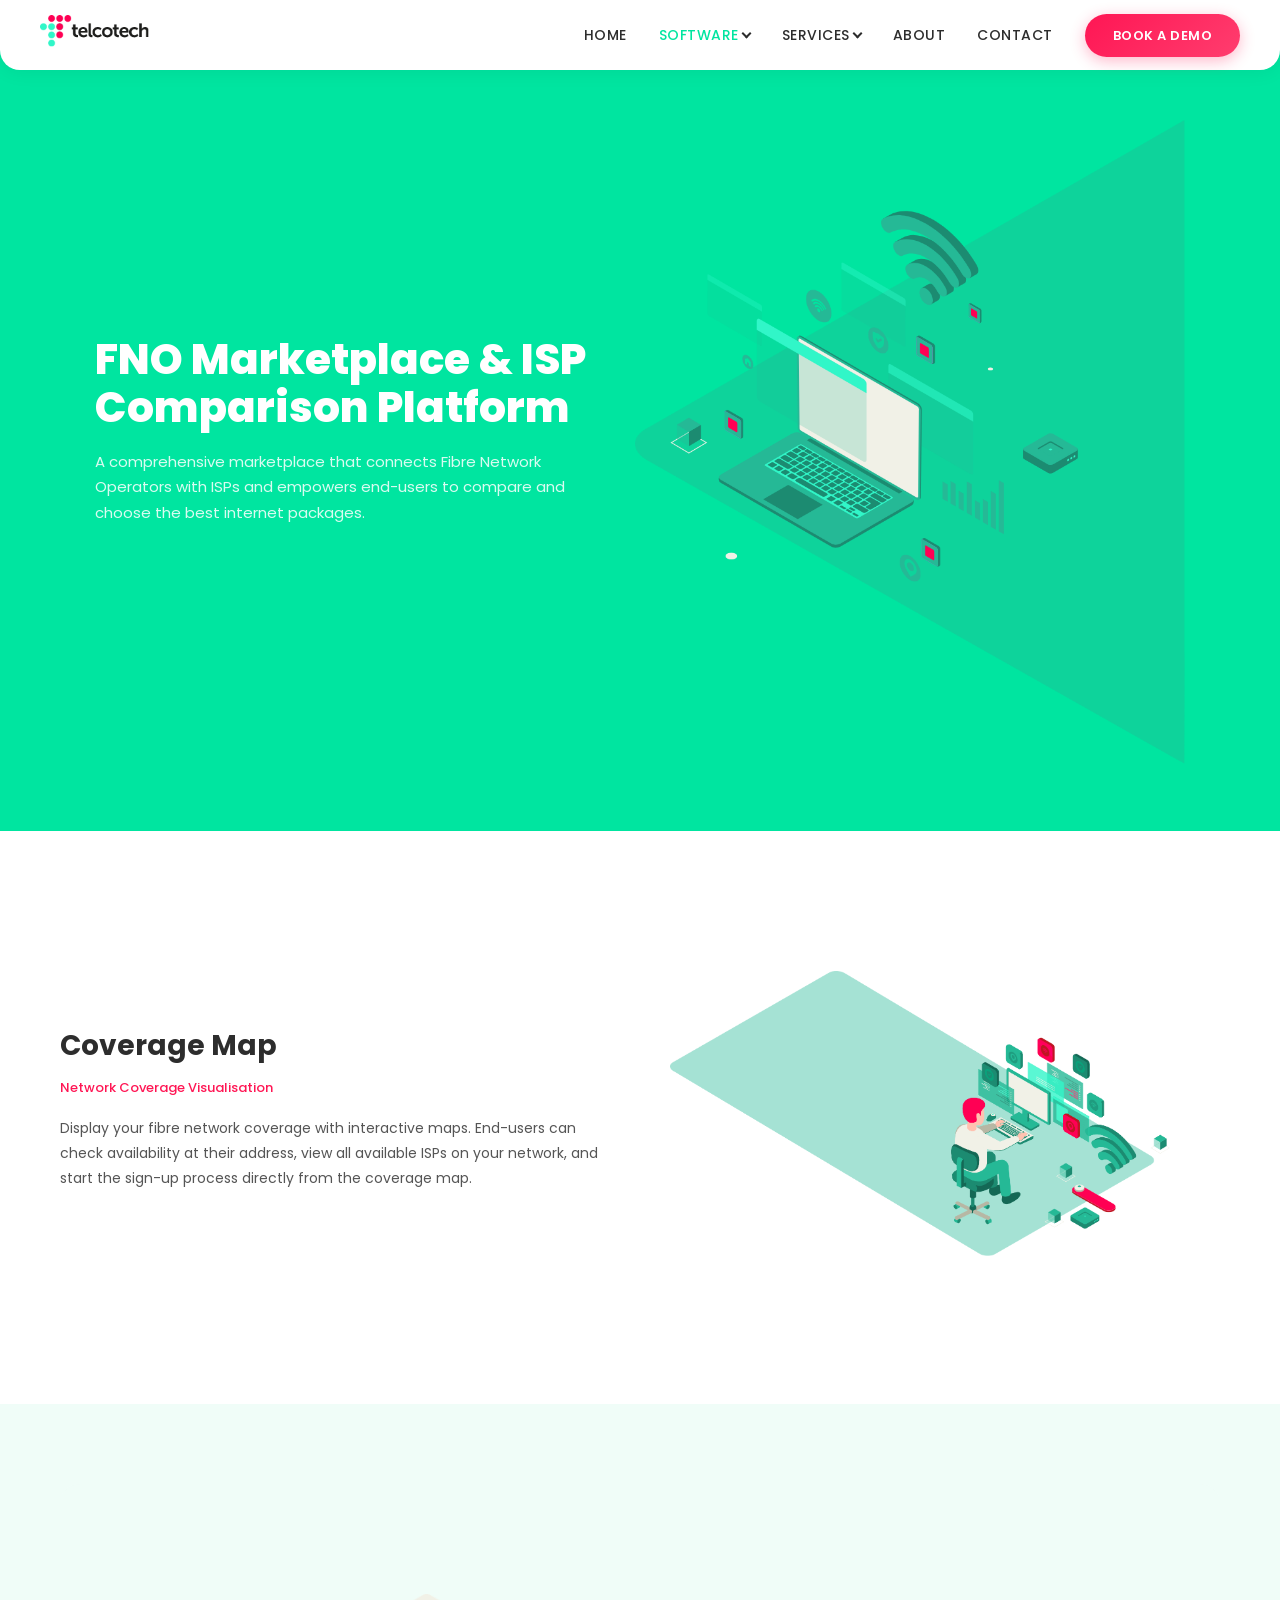
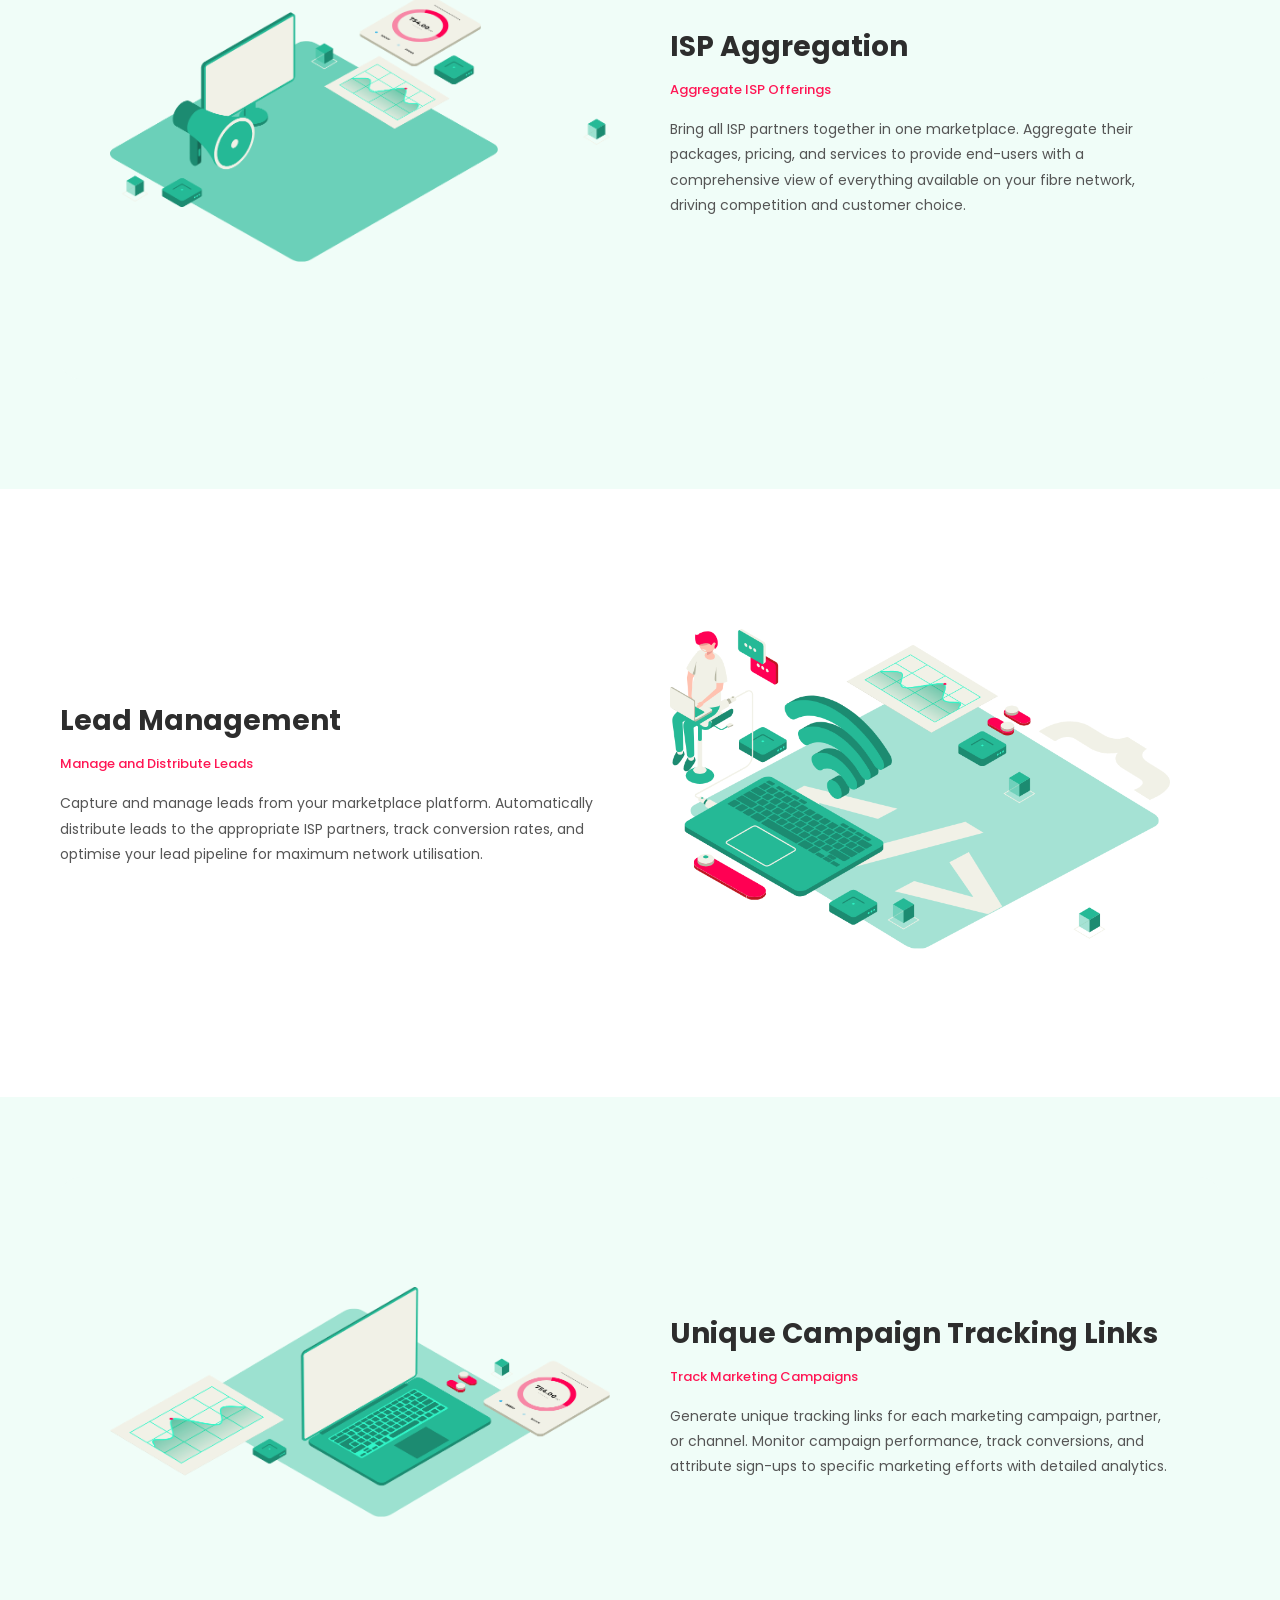
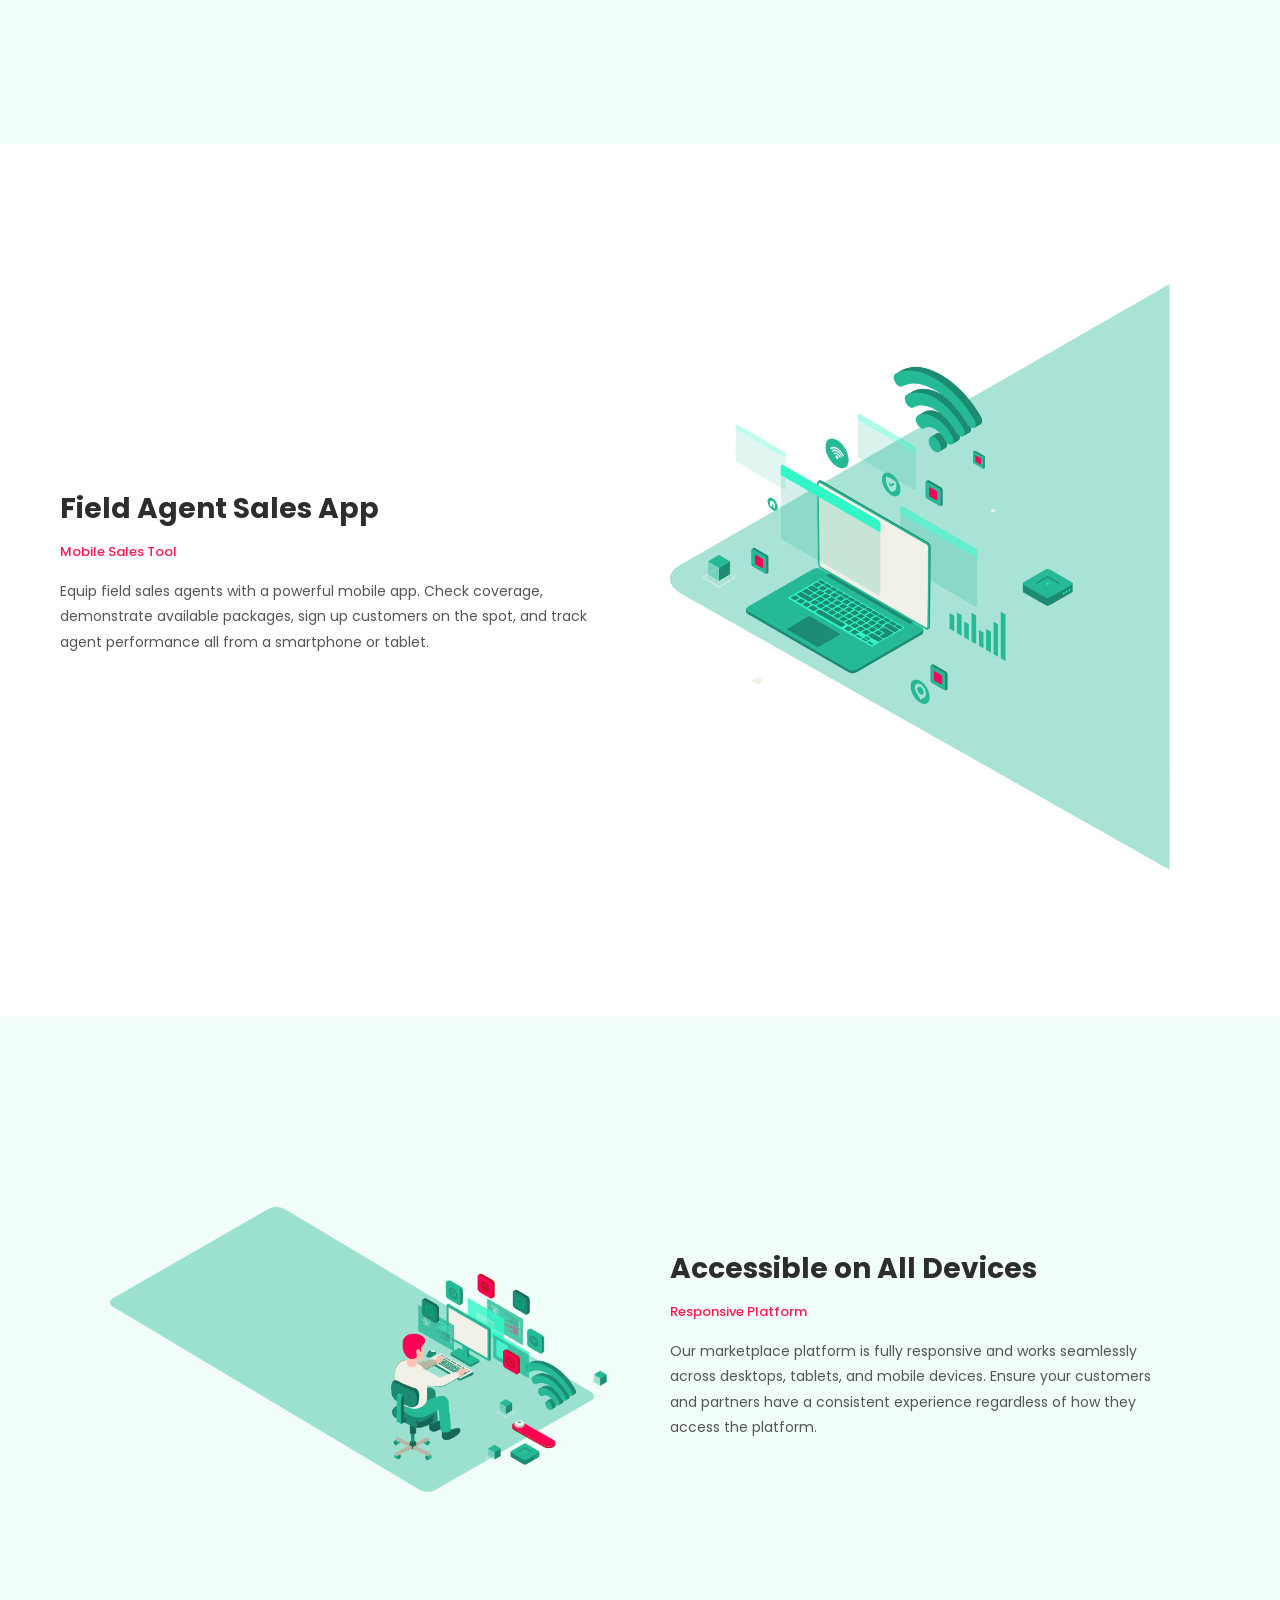
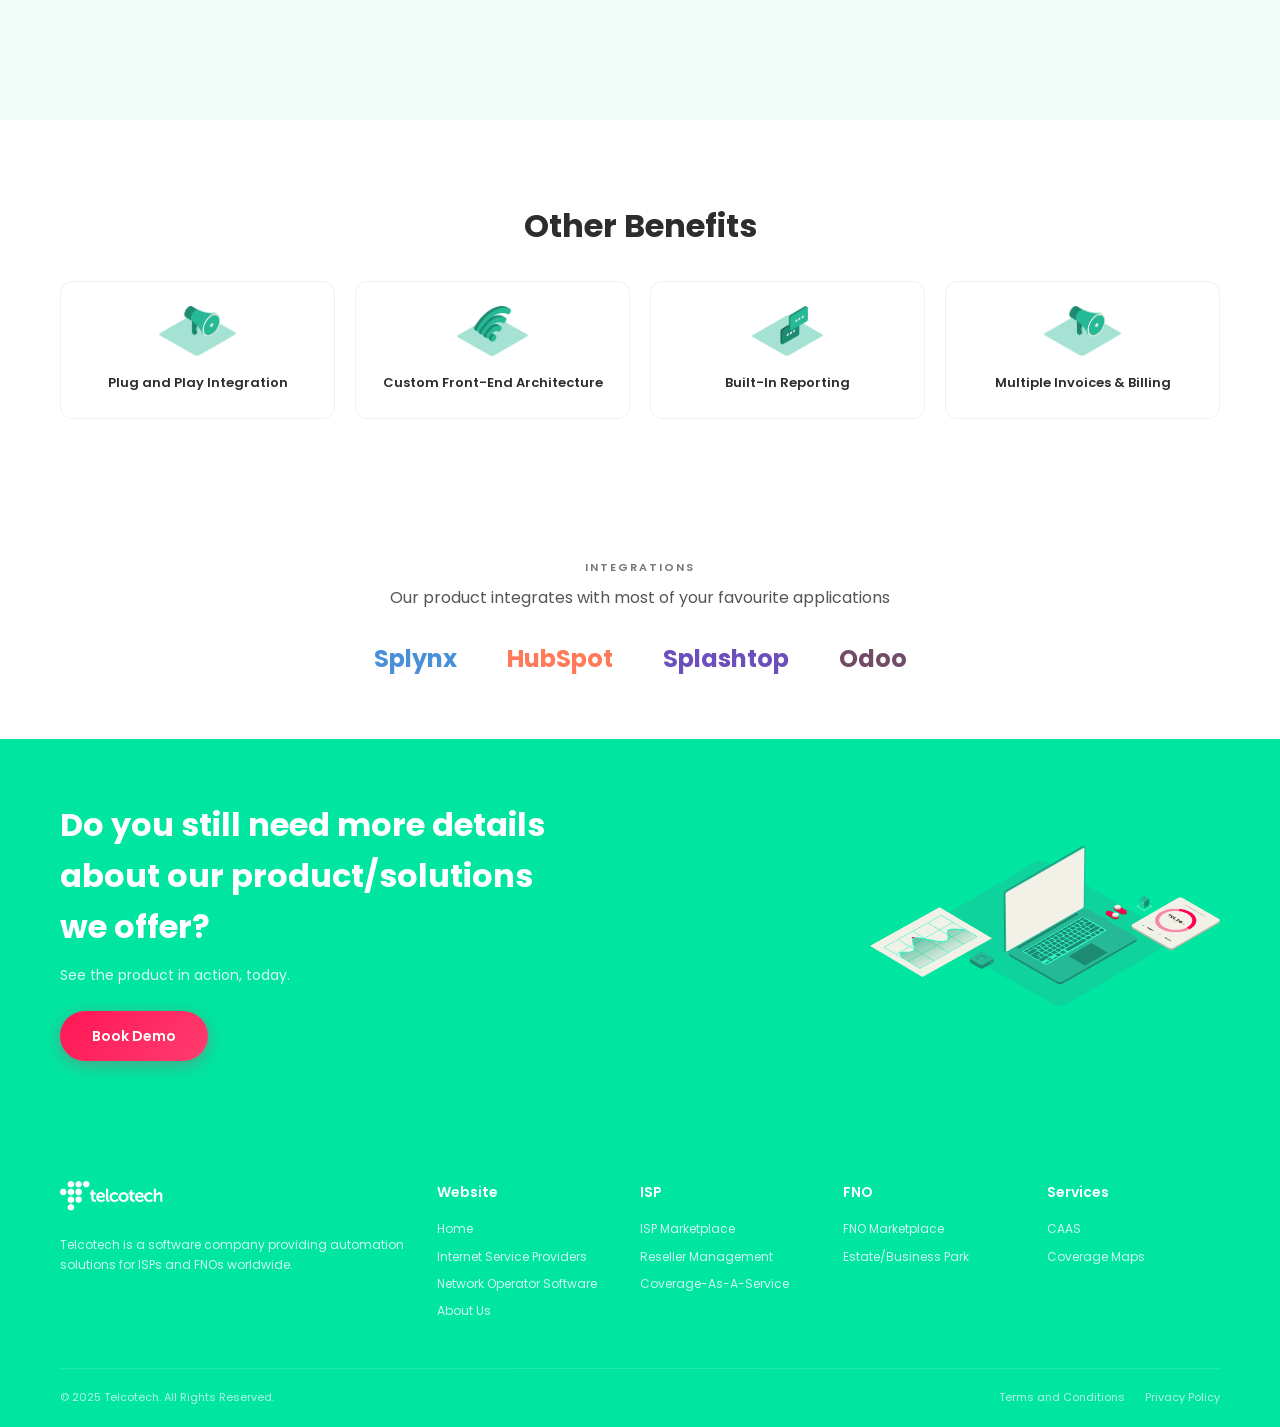
<file: site/pages/fno-marketplace.html>
<!DOCTYPE html>
<html lang="en">
<head>
    <meta charset="UTF-8">
    <meta name="viewport" content="width=device-width, initial-scale=1.0">
    <title>FNO Marketplace & ISP Comparison Platform - Telcotech</title>
    <link rel="stylesheet" href="../css/styles.css">
    <link rel="icon" type="image/png" href="../assets/images/logo.png">
</head>
<body>

    <header class="header">
        <nav class="nav">
            <a href="../index.html" class="nav-logo"><img src="../assets/images/logo.png" alt="Telcotech"></a>
            <ul class="nav-menu">
                <li><a href="../index.html" class="nav-link">Home</a></li>
                <li class="nav-dropdown"><span class="nav-link active">Software</span>
                    <div class="dropdown-menu">
                        <div class="dropdown-heading">Platforms</div>
                        <a href="software-isp.html">Internet Service Providers (ISP)</a>
                        <a href="software-fno.html">Fibre Network Operators (FNO)</a>
                        <a href="coverage-as-a-service.html">Coverage-As-A-Service</a>
                        <div class="dropdown-heading">Products</div>
                        <a href="isp-marketplace.html">ISP Marketplace</a>
                        <a href="reseller-management.html">Reseller Management Platform</a>
                        <a href="fno-marketplace.html">FNO Marketplace & ISP Comparison</a>
                    </div>
                </li>
                <li class="nav-dropdown"><span class="nav-link">Services</span>
                    <div class="dropdown-menu">
                        <a href="services-caas.html">Coverage-As-A-Service (CAAS)</a>
                        <a href="services-coverage-maps.html">Coverage Maps</a>
                    </div>
                </li>
                <li><a href="about.html" class="nav-link">About</a></li>
                <li><a href="contact.html" class="nav-link">Contact</a></li>
                <li><a href="book-demo.html" class="nav-cta">Book a Demo</a></li>
            </ul>
            <button class="nav-toggle" onclick="document.querySelector('.nav-menu').classList.toggle('active')"><span></span><span></span><span></span></button>
        </nav>
    </header>

    <section class="hero">
        <div class="container">
            <div class="hero-content">
                <h1>FNO Marketplace & ISP Comparison Platform</h1>
                <p>A comprehensive marketplace that connects Fibre Network Operators with ISPs and empowers end-users to compare and choose the best internet packages.</p>
            </div>
            <div class="hero-image">
                <img src="../assets/images/section2-illustration.png" alt="FNO Marketplace">
            </div>
        </div>
    </section>

    <!-- Coverage Map -->
    <section class="section">
        <div class="container">
            <div class="feature-row">
                <div class="feature-content">
                    <h3>Coverage Map</h3>
                    <p class="feature-tag">Network Coverage Visualisation</p>
                    <p>Display your fibre network coverage with interactive maps. End-users can check availability at their address, view all available ISPs on your network, and start the sign-up process directly from the coverage map.</p>
                </div>
                <div class="feature-image"><img src="../assets/images/section4-illustration.png" alt="Coverage Map"></div>
            </div>
        </div>
    </section>

    <!-- ISP Aggregation -->
    <section class="section section-light">
        <div class="container">
            <div class="feature-card-bg">
                <div class="feature-row reverse">
                    <div class="feature-content">
                        <h3>ISP Aggregation</h3>
                        <p class="feature-tag">Aggregate ISP Offerings</p>
                        <p>Bring all ISP partners together in one marketplace. Aggregate their packages, pricing, and services to provide end-users with a comprehensive view of everything available on your fibre network, driving competition and customer choice.</p>
                    </div>
                    <div class="feature-image"><img src="../assets/images/section1-illustration.png" alt="ISP Aggregation"></div>
                </div>
            </div>
        </div>
    </section>

    <!-- Lead Management -->
    <section class="section">
        <div class="container">
            <div class="feature-row">
                <div class="feature-content">
                    <h3>Lead Management</h3>
                    <p class="feature-tag">Manage and Distribute Leads</p>
                    <p>Capture and manage leads from your marketplace platform. Automatically distribute leads to the appropriate ISP partners, track conversion rates, and optimise your lead pipeline for maximum network utilisation.</p>
                </div>
                <div class="feature-image"><img src="../assets/images/hero-illustration.png" alt="Lead Management"></div>
            </div>
        </div>
    </section>

    <!-- Campaign Tracking -->
    <section class="section section-light">
        <div class="container">
            <div class="feature-card-bg">
                <div class="feature-row reverse">
                    <div class="feature-content">
                        <h3>Unique Campaign Tracking Links</h3>
                        <p class="feature-tag">Track Marketing Campaigns</p>
                        <p>Generate unique tracking links for each marketing campaign, partner, or channel. Monitor campaign performance, track conversions, and attribute sign-ups to specific marketing efforts with detailed analytics.</p>
                    </div>
                    <div class="feature-image"><img src="../assets/images/section5-illustration.png" alt="Campaign Tracking"></div>
                </div>
            </div>
        </div>
    </section>

    <!-- Field Agent Sales App -->
    <section class="section">
        <div class="container">
            <div class="feature-row">
                <div class="feature-content">
                    <h3>Field Agent Sales App</h3>
                    <p class="feature-tag">Mobile Sales Tool</p>
                    <p>Equip field sales agents with a powerful mobile app. Check coverage, demonstrate available packages, sign up customers on the spot, and track agent performance all from a smartphone or tablet.</p>
                </div>
                <div class="feature-image"><img src="../assets/images/section2-illustration.png" alt="Field Agent App"></div>
            </div>
        </div>
    </section>

    <!-- Accessible on All Devices -->
    <section class="section section-light">
        <div class="container">
            <div class="feature-card-bg">
                <div class="feature-row reverse">
                    <div class="feature-content">
                        <h3>Accessible on All Devices</h3>
                        <p class="feature-tag">Responsive Platform</p>
                        <p>Our marketplace platform is fully responsive and works seamlessly across desktops, tablets, and mobile devices. Ensure your customers and partners have a consistent experience regardless of how they access the platform.</p>
                    </div>
                    <div class="feature-image"><img src="../assets/images/section4-illustration.png" alt="All Devices"></div>
                </div>
            </div>
        </div>
    </section>

    <!-- Other Benefits -->
    <section class="section">
        <div class="container section-center">
            <h2 class="section-title">Other Benefits</h2>
            <div class="other-benefits">
                <div class="other-benefit">
                    <img src="../assets/icons/section3-icon1.png" alt="Plug and Play" style="height: 50px;">
                    <h5>Plug and Play Integration</h5>
                </div>
                <div class="other-benefit">
                    <img src="../assets/icons/section3-icon2.png" alt="Custom Front-End" style="height: 50px;">
                    <h5>Custom Front-End Architecture</h5>
                </div>
                <div class="other-benefit">
                    <img src="../assets/icons/section3-icon3.png" alt="Reporting" style="height: 50px;">
                    <h5>Built-In Reporting</h5>
                </div>
                <div class="other-benefit">
                    <img src="../assets/icons/section3-icon1.png" alt="Billing" style="height: 50px;">
                    <h5>Multiple Invoices & Billing</h5>
                </div>
            </div>
        </div>
    </section>

    <!-- Integrations -->
    <section class="integrations">
        <div class="container">
            <p class="integrations-label">Integrations</p>
            <h3>Our product integrates with most of your favourite applications</h3>
            <div class="integration-logos">
                <span style="font-size: 24px; font-weight: 700; color: #4A90D9;">Splynx</span>
                <span style="font-size: 24px; font-weight: 700; color: #FF7A59;">HubSpot</span>
                <span style="font-size: 24px; font-weight: 700; color: #6B4FBB;">Splashtop</span>
                <span style="font-size: 24px; font-weight: 700; color: #714B67;">Odoo</span>
            </div>
        </div>
    </section>

    <section class="cta-banner">
        <div class="container">
            <div class="cta-content">
                <h2>Do you still need more details about our product/solutions we offer?</h2>
                <p>See the product in action, today.</p>
                <a href="book-demo.html" class="btn btn-pink">Book Demo</a>
            </div>
            <div class="cta-image"><img src="../assets/images/section5-illustration.png" alt="Book a demo"></div>
        </div>
    </section>

    <footer class="footer">
        <div class="container">
            <div class="footer-grid">
                <div class="footer-brand"><img src="../assets/images/logo.png" alt="Telcotech"><p>Telcotech is a software company providing automation solutions for ISPs and FNOs worldwide.</p></div>
                <div class="footer-col"><h4>Website</h4><a href="../index.html">Home</a><a href="software-isp.html">Internet Service Providers</a><a href="software-fno.html">Network Operator Software</a><a href="about.html">About Us</a></div>
                <div class="footer-col"><h4>ISP</h4><a href="isp-marketplace.html">ISP Marketplace</a><a href="reseller-management.html">Reseller Management</a><a href="coverage-as-a-service.html">Coverage-As-A-Service</a></div>
                <div class="footer-col"><h4>FNO</h4><a href="fno-marketplace.html">FNO Marketplace</a><a href="software-fno.html">Estate/Business Park</a></div>
                <div class="footer-col"><h4>Services</h4><a href="services-caas.html">CAAS</a><a href="services-coverage-maps.html">Coverage Maps</a></div>
            </div>
            <div class="footer-bottom"><span>&copy; 2025 Telcotech. All Rights Reserved.</span><span><a href="#">Terms and Conditions</a><a href="#">Privacy Policy</a></span></div>
        </div>
    </footer>

</body>
</html>
</file>
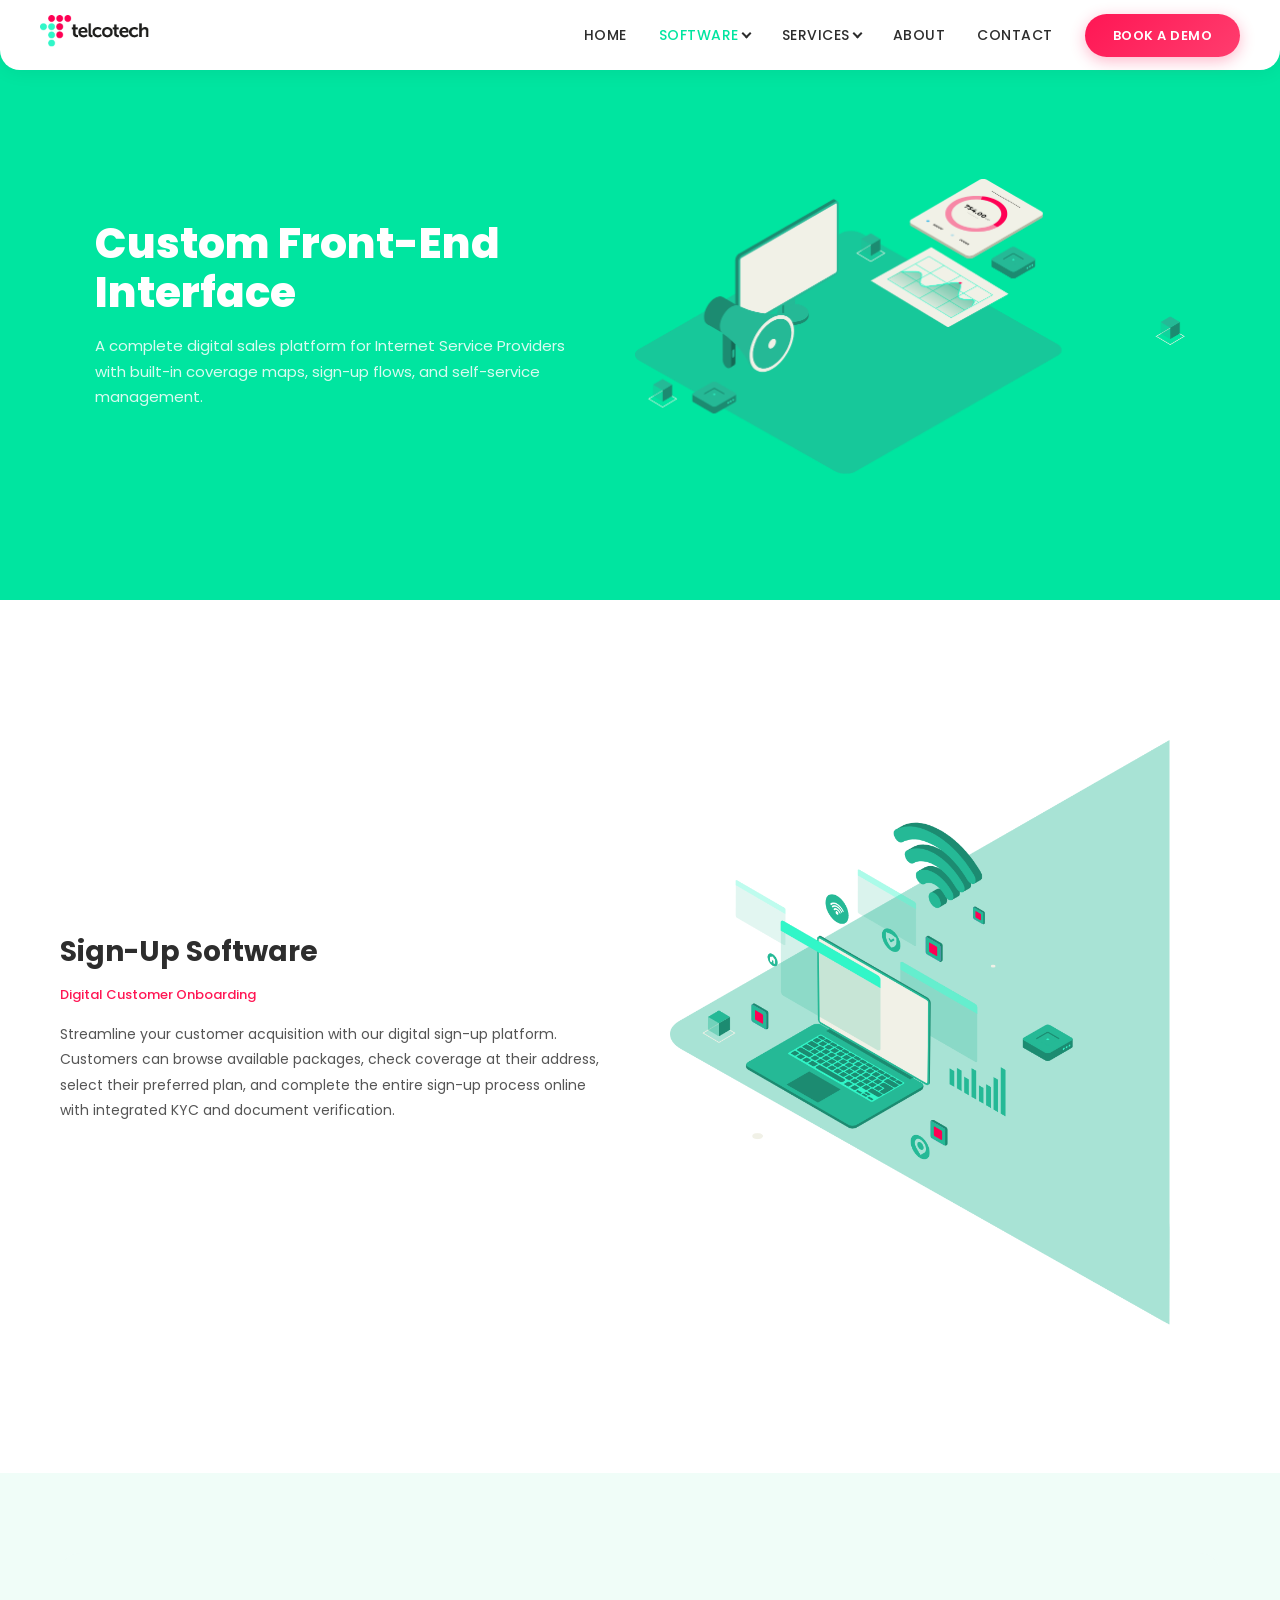
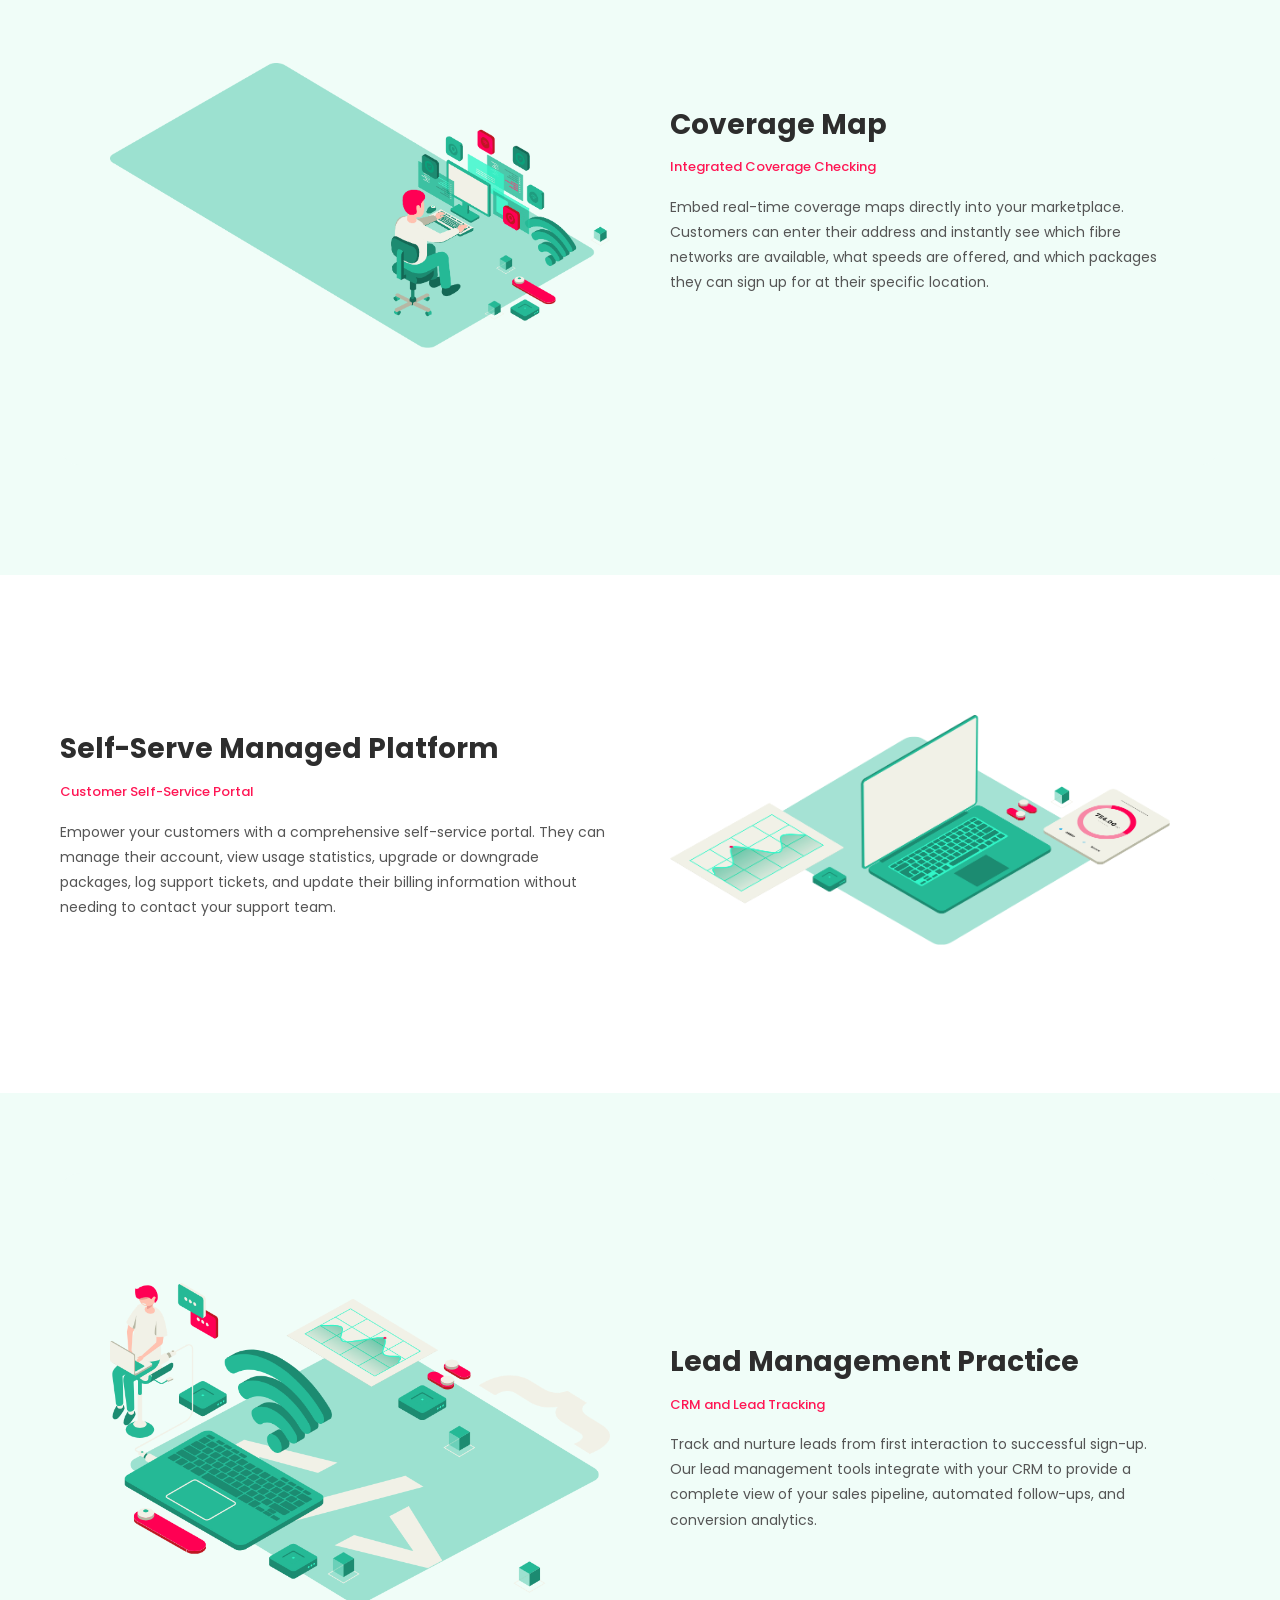
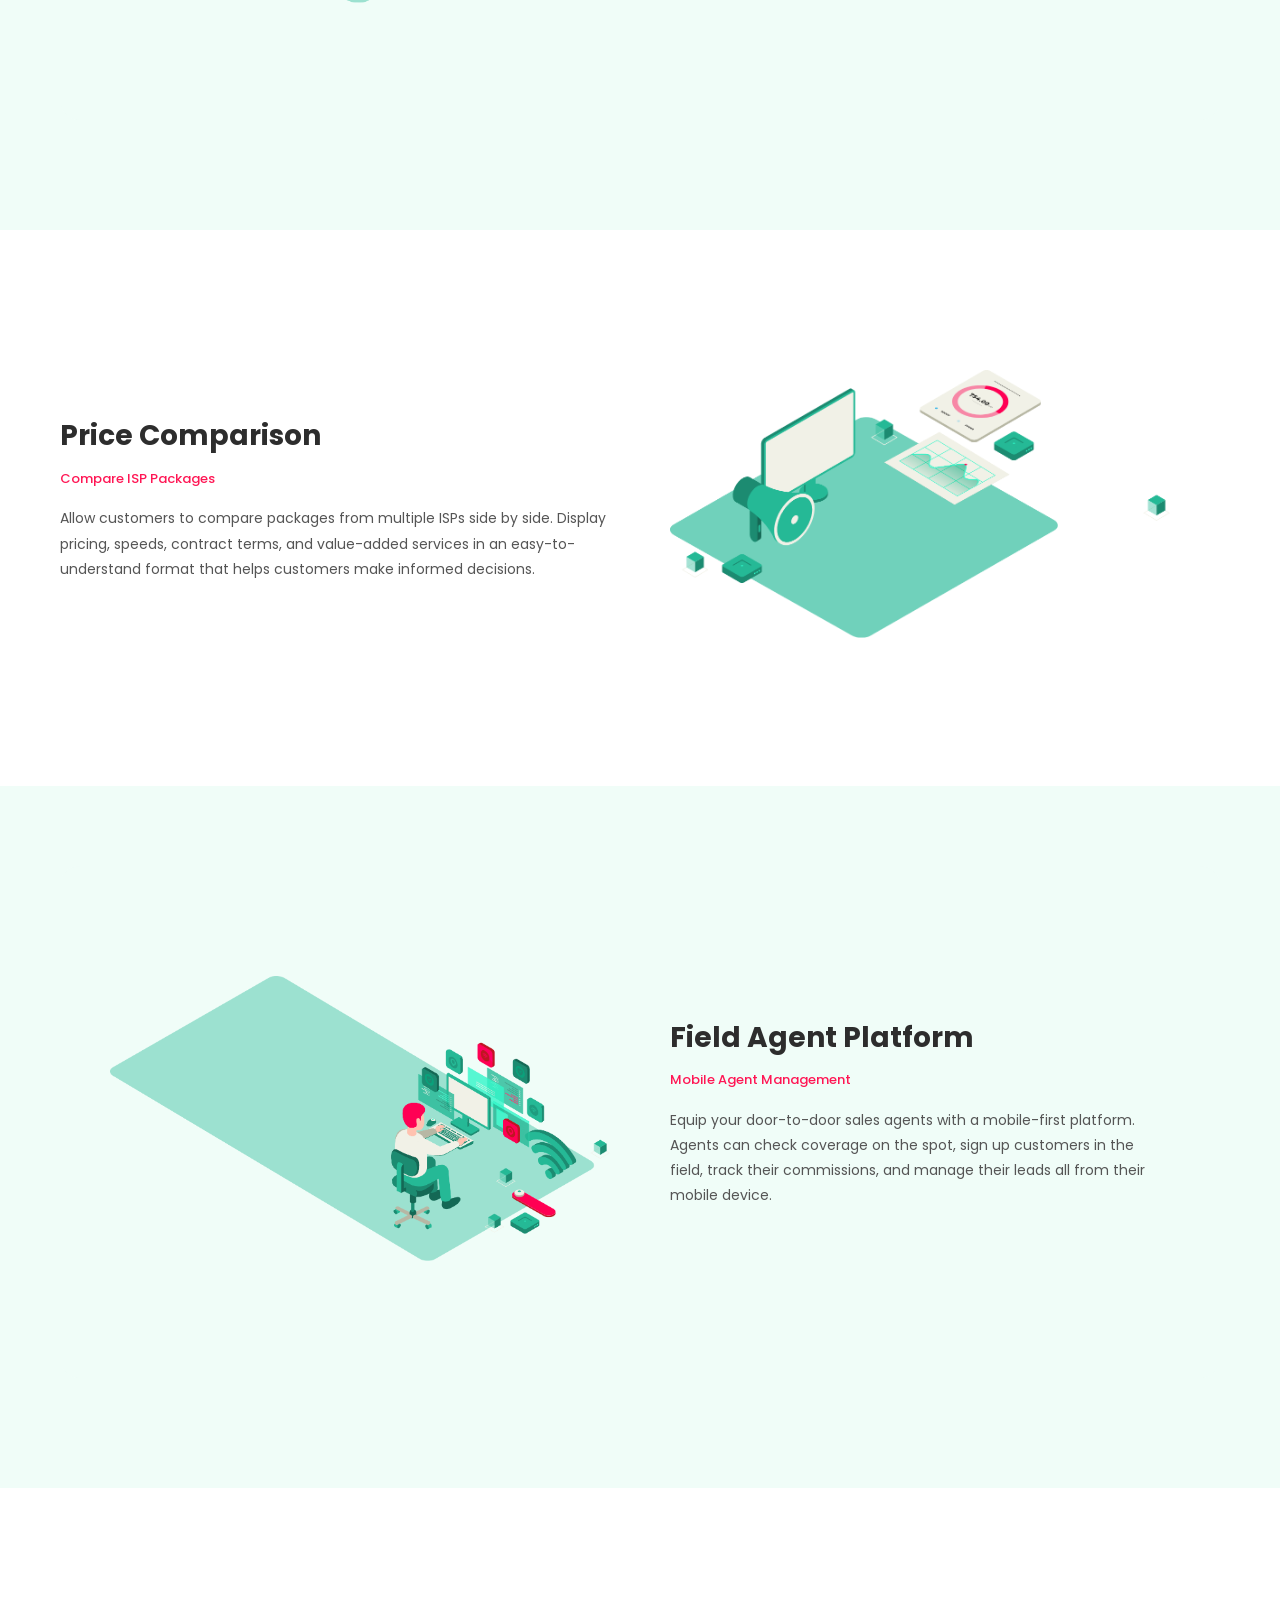
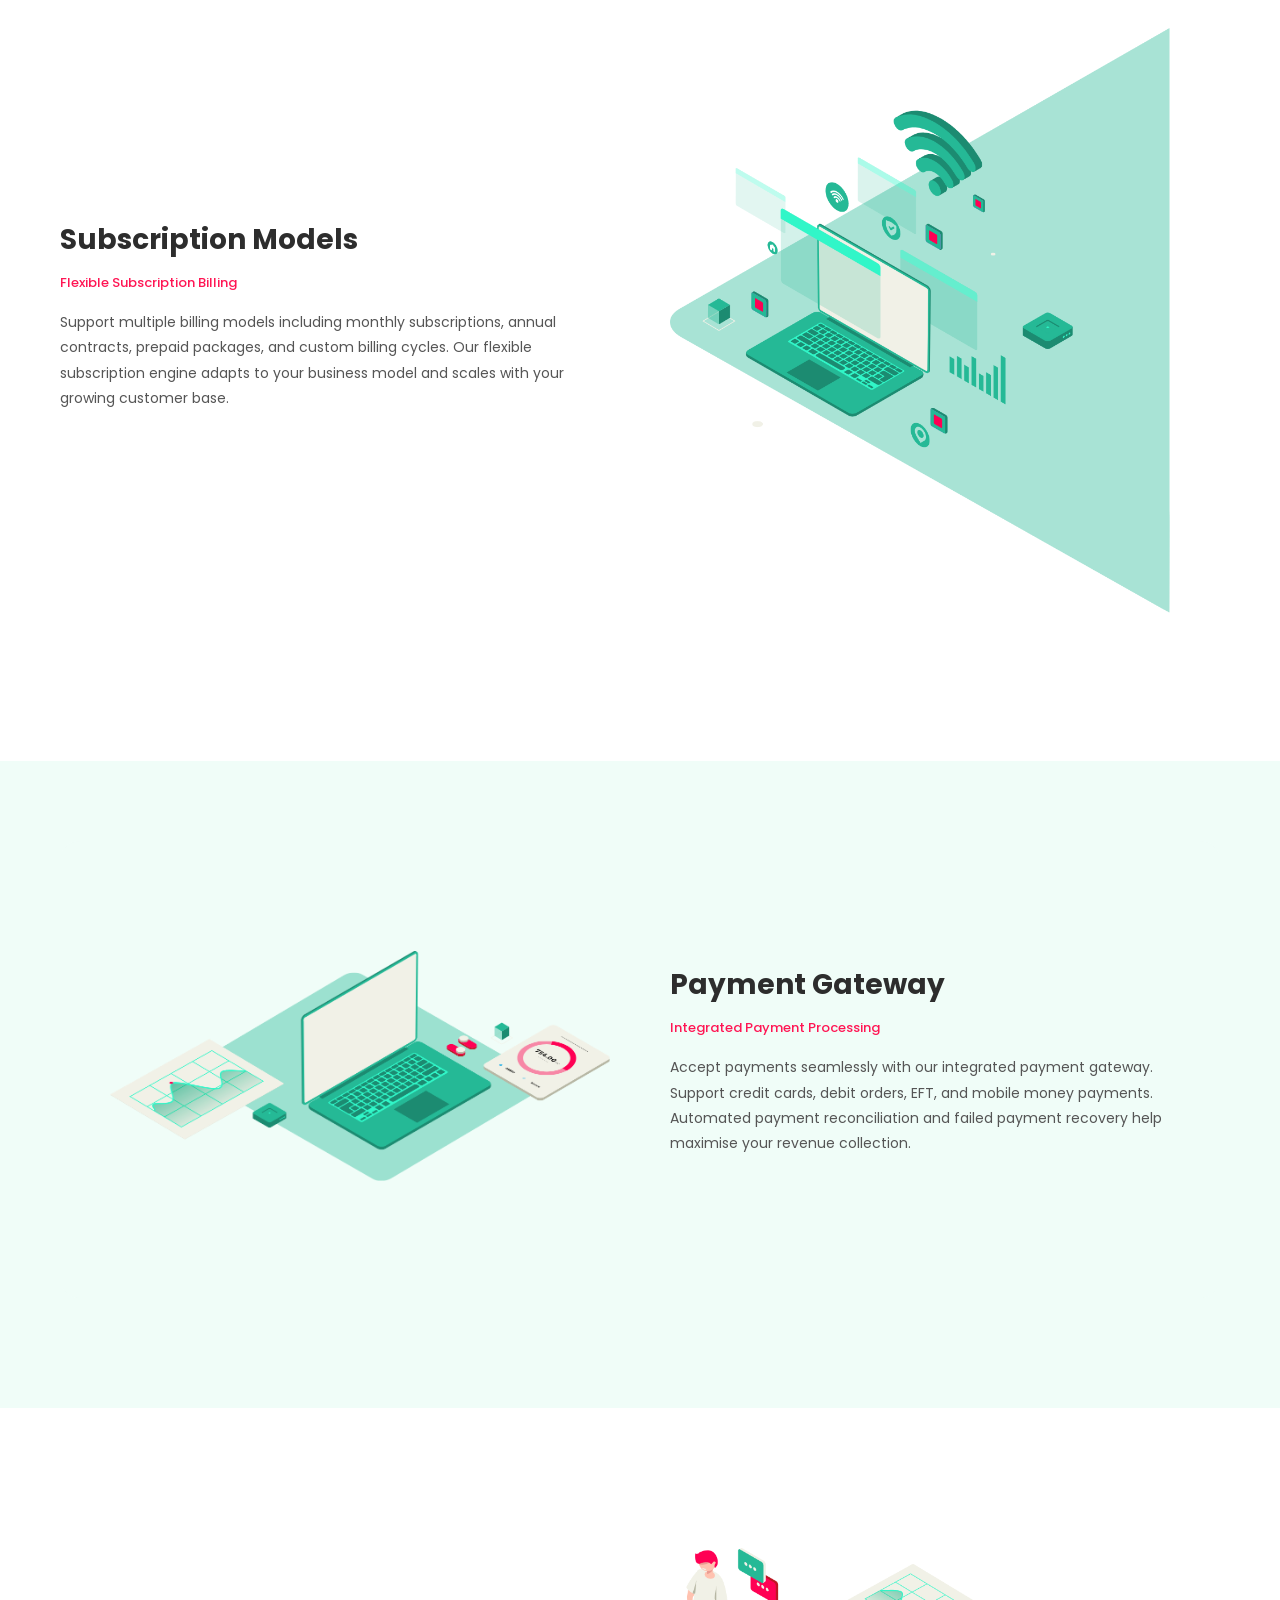
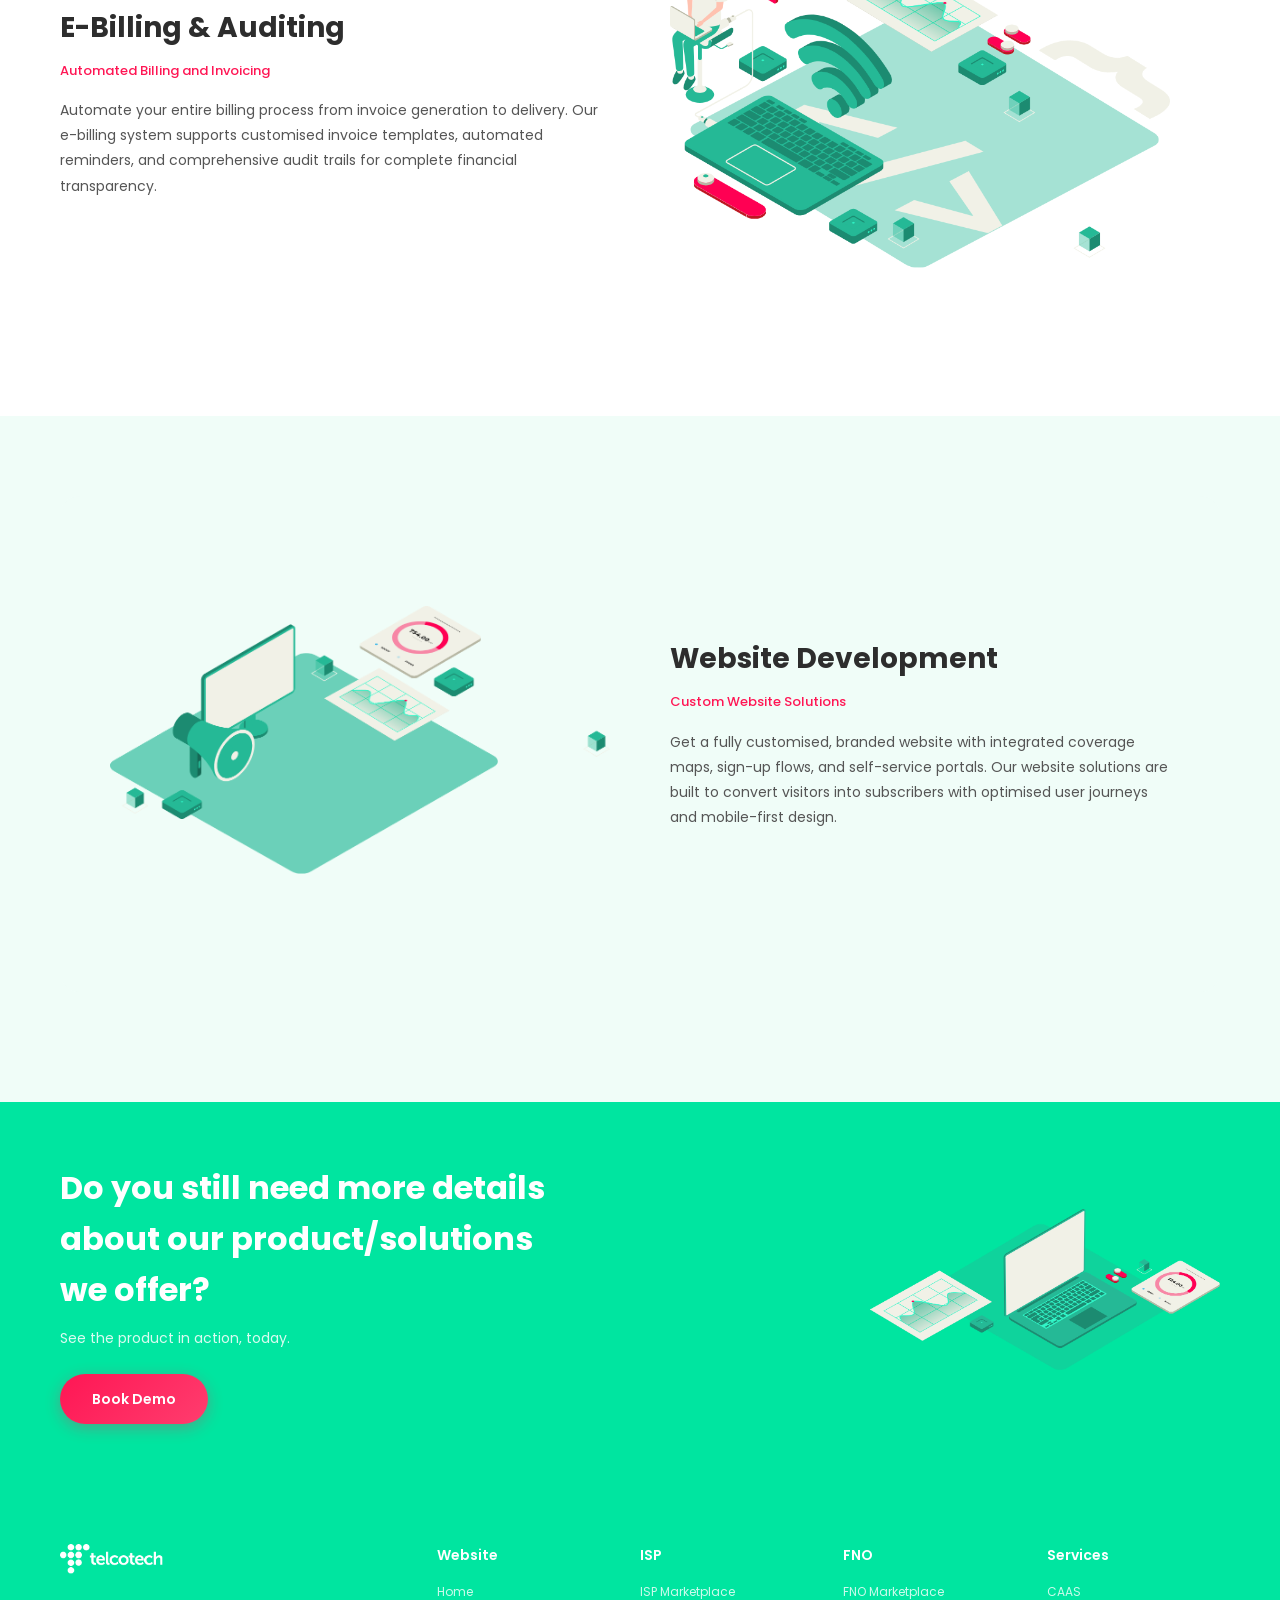
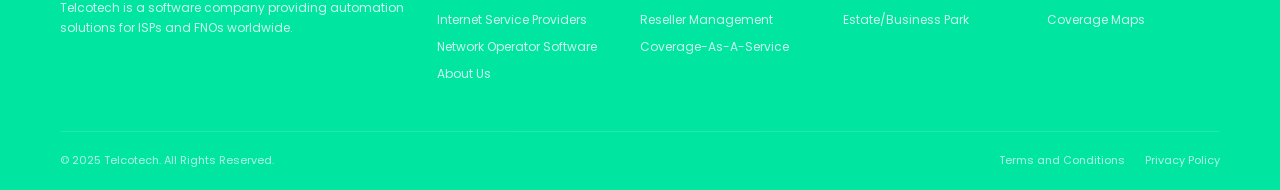
<file: site/pages/isp-marketplace.html>
<!DOCTYPE html>
<html lang="en">
<head>
    <meta charset="UTF-8">
    <meta name="viewport" content="width=device-width, initial-scale=1.0">
    <title>ISP Marketplace - Custom Front-End Interface - Telcotech</title>
    <link rel="stylesheet" href="../css/styles.css">
    <link rel="icon" type="image/png" href="../assets/images/logo.png">
</head>
<body>

    <header class="header">
        <nav class="nav">
            <a href="../index.html" class="nav-logo"><img src="../assets/images/logo.png" alt="Telcotech"></a>
            <ul class="nav-menu">
                <li><a href="../index.html" class="nav-link">Home</a></li>
                <li class="nav-dropdown"><span class="nav-link active">Software</span>
                    <div class="dropdown-menu">
                        <div class="dropdown-heading">Platforms</div>
                        <a href="software-isp.html">Internet Service Providers (ISP)</a>
                        <a href="software-fno.html">Fibre Network Operators (FNO)</a>
                        <a href="coverage-as-a-service.html">Coverage-As-A-Service</a>
                        <div class="dropdown-heading">Products</div>
                        <a href="isp-marketplace.html">ISP Marketplace</a>
                        <a href="reseller-management.html">Reseller Management Platform</a>
                        <a href="fno-marketplace.html">FNO Marketplace & ISP Comparison</a>
                    </div>
                </li>
                <li class="nav-dropdown"><span class="nav-link">Services</span>
                    <div class="dropdown-menu">
                        <a href="services-caas.html">Coverage-As-A-Service (CAAS)</a>
                        <a href="services-coverage-maps.html">Coverage Maps</a>
                    </div>
                </li>
                <li><a href="about.html" class="nav-link">About</a></li>
                <li><a href="contact.html" class="nav-link">Contact</a></li>
                <li><a href="book-demo.html" class="nav-cta">Book a Demo</a></li>
            </ul>
            <button class="nav-toggle" onclick="document.querySelector('.nav-menu').classList.toggle('active')"><span></span><span></span><span></span></button>
        </nav>
    </header>

    <section class="hero">
        <div class="container">
            <div class="hero-content">
                <h1>Custom Front-End Interface</h1>
                <p>A complete digital sales platform for Internet Service Providers with built-in coverage maps, sign-up flows, and self-service management.</p>
            </div>
            <div class="hero-image">
                <img src="../assets/images/section1-illustration.png" alt="ISP Marketplace">
            </div>
        </div>
    </section>

    <!-- Sign-Up Software -->
    <section class="section">
        <div class="container">
            <div class="feature-row">
                <div class="feature-content">
                    <h3>Sign-Up Software</h3>
                    <p class="feature-tag">Digital Customer Onboarding</p>
                    <p>Streamline your customer acquisition with our digital sign-up platform. Customers can browse available packages, check coverage at their address, select their preferred plan, and complete the entire sign-up process online with integrated KYC and document verification.</p>
                </div>
                <div class="feature-image"><img src="../assets/images/section2-illustration.png" alt="Sign-Up Software"></div>
            </div>
        </div>
    </section>

    <!-- Coverage Map -->
    <section class="section section-light">
        <div class="container">
            <div class="feature-card-bg">
                <div class="feature-row reverse">
                    <div class="feature-content">
                        <h3>Coverage Map</h3>
                        <p class="feature-tag">Integrated Coverage Checking</p>
                        <p>Embed real-time coverage maps directly into your marketplace. Customers can enter their address and instantly see which fibre networks are available, what speeds are offered, and which packages they can sign up for at their specific location.</p>
                    </div>
                    <div class="feature-image"><img src="../assets/images/section4-illustration.png" alt="Coverage Map"></div>
                </div>
            </div>
        </div>
    </section>

    <!-- Self-Serve Platform -->
    <section class="section">
        <div class="container">
            <div class="feature-row">
                <div class="feature-content">
                    <h3>Self-Serve Managed Platform</h3>
                    <p class="feature-tag">Customer Self-Service Portal</p>
                    <p>Empower your customers with a comprehensive self-service portal. They can manage their account, view usage statistics, upgrade or downgrade packages, log support tickets, and update their billing information without needing to contact your support team.</p>
                </div>
                <div class="feature-image"><img src="../assets/images/section5-illustration.png" alt="Self-Serve Platform"></div>
            </div>
        </div>
    </section>

    <!-- Lead Management -->
    <section class="section section-light">
        <div class="container">
            <div class="feature-card-bg">
                <div class="feature-row reverse">
                    <div class="feature-content">
                        <h3>Lead Management Practice</h3>
                        <p class="feature-tag">CRM and Lead Tracking</p>
                        <p>Track and nurture leads from first interaction to successful sign-up. Our lead management tools integrate with your CRM to provide a complete view of your sales pipeline, automated follow-ups, and conversion analytics.</p>
                    </div>
                    <div class="feature-image"><img src="../assets/images/hero-illustration.png" alt="Lead Management"></div>
                </div>
            </div>
        </div>
    </section>

    <!-- Price Comparison -->
    <section class="section">
        <div class="container">
            <div class="feature-row">
                <div class="feature-content">
                    <h3>Price Comparison</h3>
                    <p class="feature-tag">Compare ISP Packages</p>
                    <p>Allow customers to compare packages from multiple ISPs side by side. Display pricing, speeds, contract terms, and value-added services in an easy-to-understand format that helps customers make informed decisions.</p>
                </div>
                <div class="feature-image"><img src="../assets/images/section1-illustration.png" alt="Price Comparison"></div>
            </div>
        </div>
    </section>

    <!-- Field Agent Platform -->
    <section class="section section-light">
        <div class="container">
            <div class="feature-card-bg">
                <div class="feature-row reverse">
                    <div class="feature-content">
                        <h3>Field Agent Platform</h3>
                        <p class="feature-tag">Mobile Agent Management</p>
                        <p>Equip your door-to-door sales agents with a mobile-first platform. Agents can check coverage on the spot, sign up customers in the field, track their commissions, and manage their leads all from their mobile device.</p>
                    </div>
                    <div class="feature-image"><img src="../assets/images/section4-illustration.png" alt="Field Agent Platform"></div>
                </div>
            </div>
        </div>
    </section>

    <!-- Subscription Models -->
    <section class="section">
        <div class="container">
            <div class="feature-row">
                <div class="feature-content">
                    <h3>Subscription Models</h3>
                    <p class="feature-tag">Flexible Subscription Billing</p>
                    <p>Support multiple billing models including monthly subscriptions, annual contracts, prepaid packages, and custom billing cycles. Our flexible subscription engine adapts to your business model and scales with your growing customer base.</p>
                </div>
                <div class="feature-image"><img src="../assets/images/section2-illustration.png" alt="Subscription Models"></div>
            </div>
        </div>
    </section>

    <!-- Payment Gateway -->
    <section class="section section-light">
        <div class="container">
            <div class="feature-card-bg">
                <div class="feature-row reverse">
                    <div class="feature-content">
                        <h3>Payment Gateway</h3>
                        <p class="feature-tag">Integrated Payment Processing</p>
                        <p>Accept payments seamlessly with our integrated payment gateway. Support credit cards, debit orders, EFT, and mobile money payments. Automated payment reconciliation and failed payment recovery help maximise your revenue collection.</p>
                    </div>
                    <div class="feature-image"><img src="../assets/images/section5-illustration.png" alt="Payment Gateway"></div>
                </div>
            </div>
        </div>
    </section>

    <!-- E-Billing -->
    <section class="section">
        <div class="container">
            <div class="feature-row">
                <div class="feature-content">
                    <h3>E-Billing & Auditing</h3>
                    <p class="feature-tag">Automated Billing and Invoicing</p>
                    <p>Automate your entire billing process from invoice generation to delivery. Our e-billing system supports customised invoice templates, automated reminders, and comprehensive audit trails for complete financial transparency.</p>
                </div>
                <div class="feature-image"><img src="../assets/images/hero-illustration.png" alt="E-Billing"></div>
            </div>
        </div>
    </section>

    <!-- Website Development -->
    <section class="section section-light">
        <div class="container">
            <div class="feature-card-bg">
                <div class="feature-row reverse">
                    <div class="feature-content">
                        <h3>Website Development</h3>
                        <p class="feature-tag">Custom Website Solutions</p>
                        <p>Get a fully customised, branded website with integrated coverage maps, sign-up flows, and self-service portals. Our website solutions are built to convert visitors into subscribers with optimised user journeys and mobile-first design.</p>
                    </div>
                    <div class="feature-image"><img src="../assets/images/section1-illustration.png" alt="Website Development"></div>
                </div>
            </div>
        </div>
    </section>

    <!-- CTA -->
    <section class="cta-banner">
        <div class="container">
            <div class="cta-content">
                <h2>Do you still need more details about our product/solutions we offer?</h2>
                <p>See the product in action, today.</p>
                <a href="book-demo.html" class="btn btn-pink">Book Demo</a>
            </div>
            <div class="cta-image"><img src="../assets/images/section5-illustration.png" alt="Book a demo"></div>
        </div>
    </section>

    <footer class="footer">
        <div class="container">
            <div class="footer-grid">
                <div class="footer-brand"><img src="../assets/images/logo.png" alt="Telcotech"><p>Telcotech is a software company providing automation solutions for ISPs and FNOs worldwide.</p></div>
                <div class="footer-col"><h4>Website</h4><a href="../index.html">Home</a><a href="software-isp.html">Internet Service Providers</a><a href="software-fno.html">Network Operator Software</a><a href="about.html">About Us</a></div>
                <div class="footer-col"><h4>ISP</h4><a href="isp-marketplace.html">ISP Marketplace</a><a href="reseller-management.html">Reseller Management</a><a href="coverage-as-a-service.html">Coverage-As-A-Service</a></div>
                <div class="footer-col"><h4>FNO</h4><a href="fno-marketplace.html">FNO Marketplace</a><a href="software-fno.html">Estate/Business Park</a></div>
                <div class="footer-col"><h4>Services</h4><a href="services-caas.html">CAAS</a><a href="services-coverage-maps.html">Coverage Maps</a></div>
            </div>
            <div class="footer-bottom"><span>&copy; 2025 Telcotech. All Rights Reserved.</span><span><a href="#">Terms and Conditions</a><a href="#">Privacy Policy</a></span></div>
        </div>
    </footer>

</body>
</html>
</file>
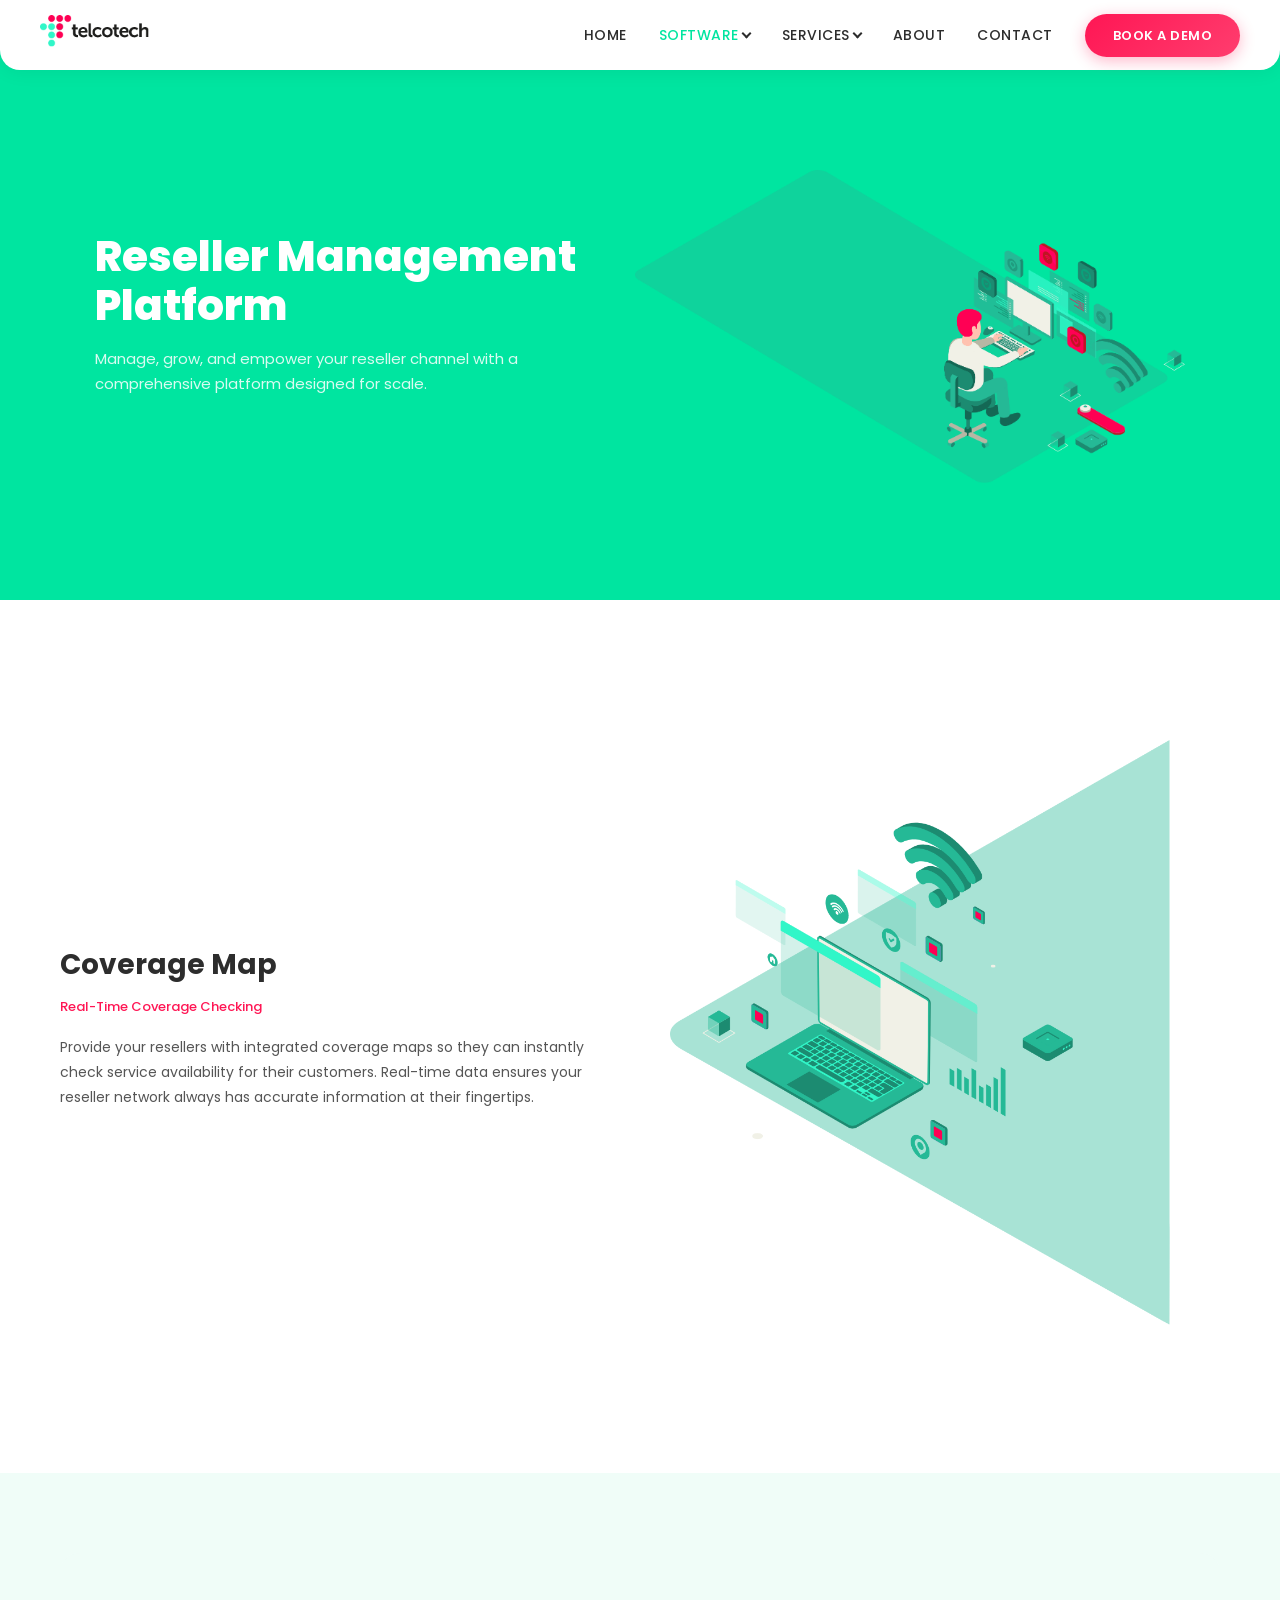
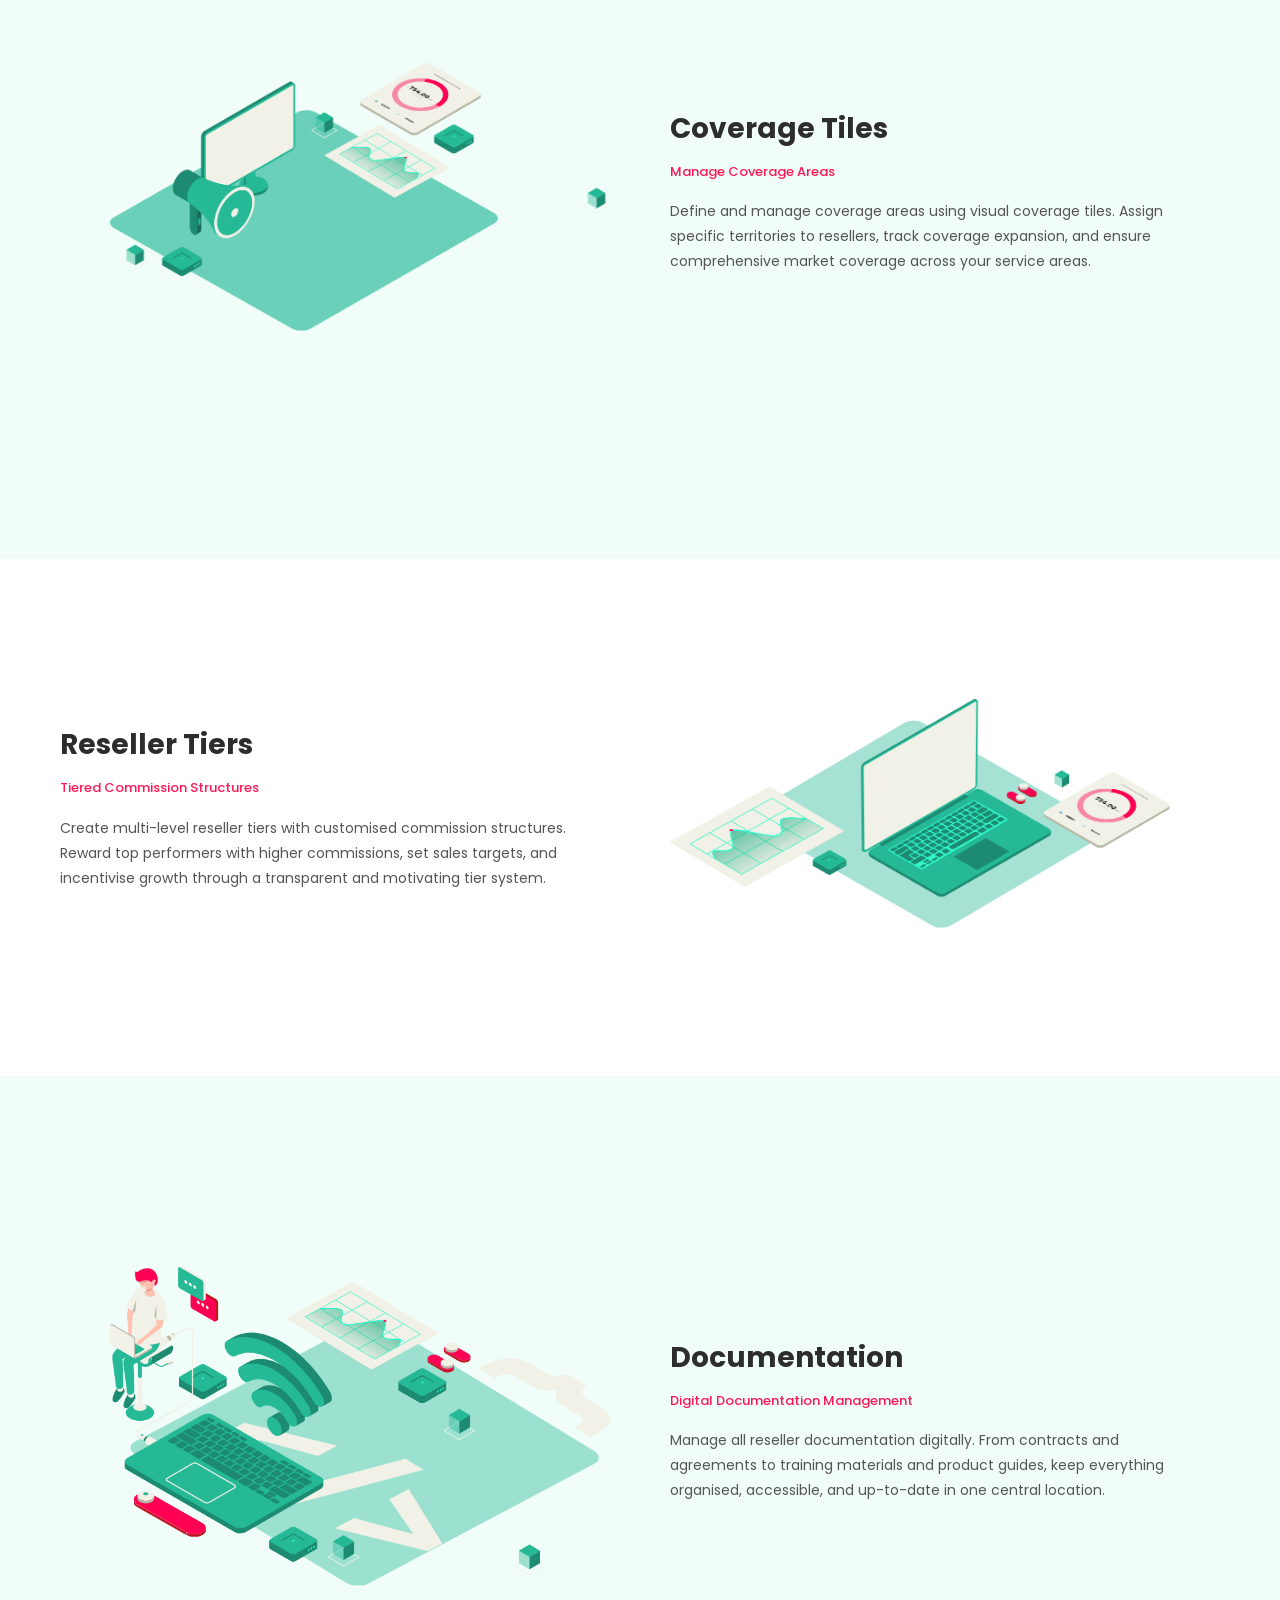
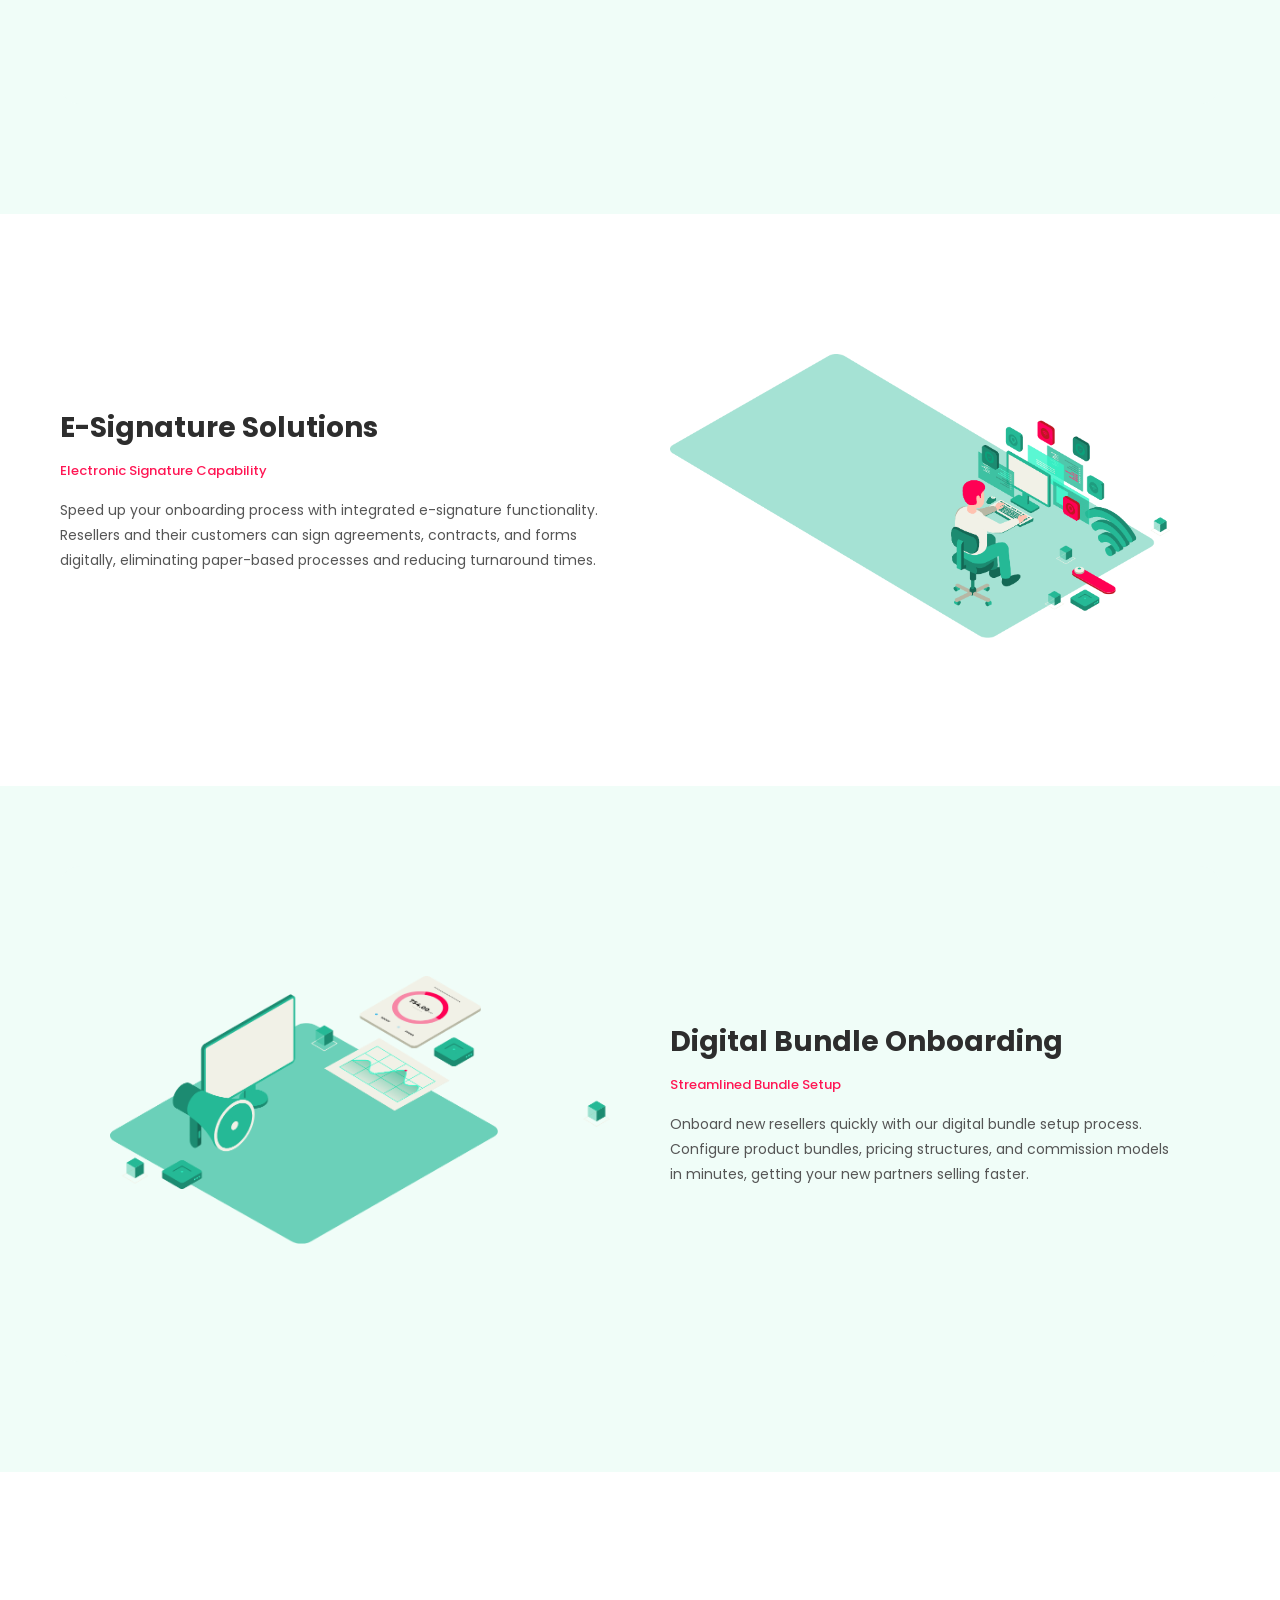
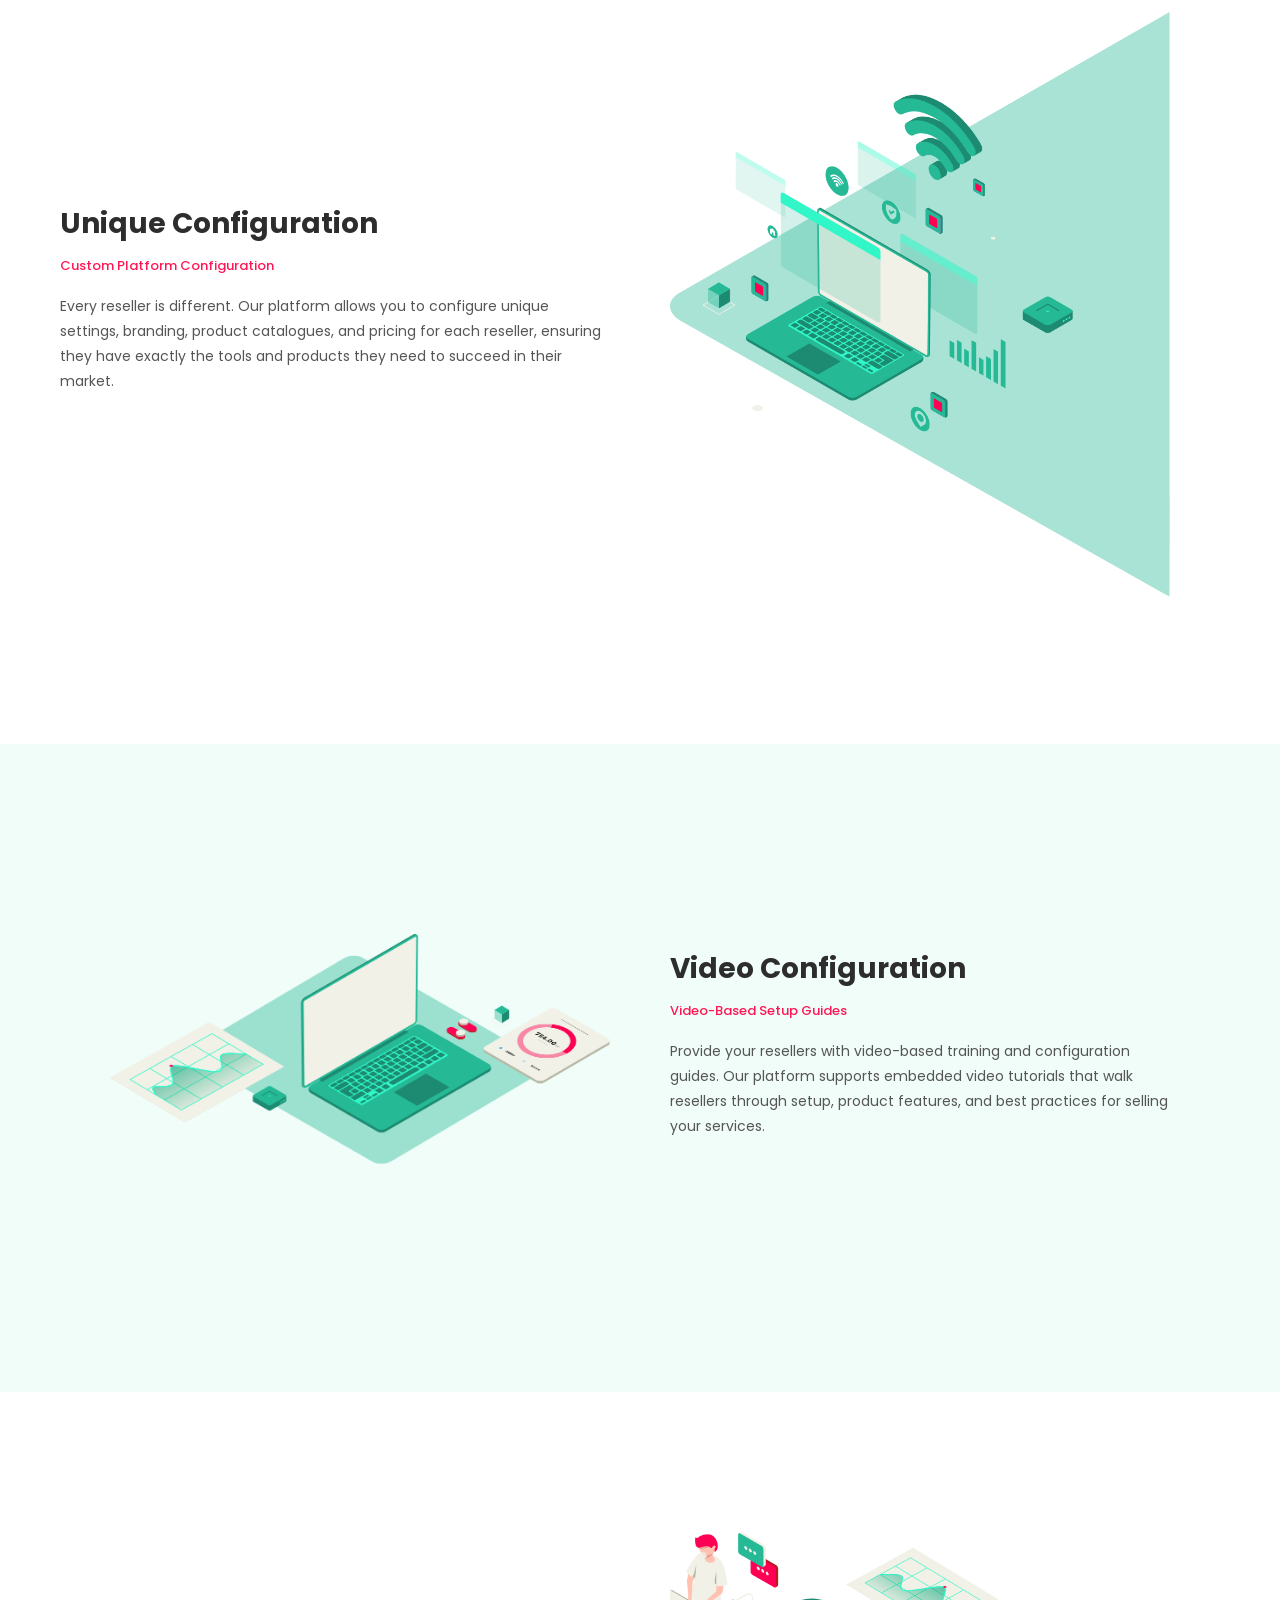
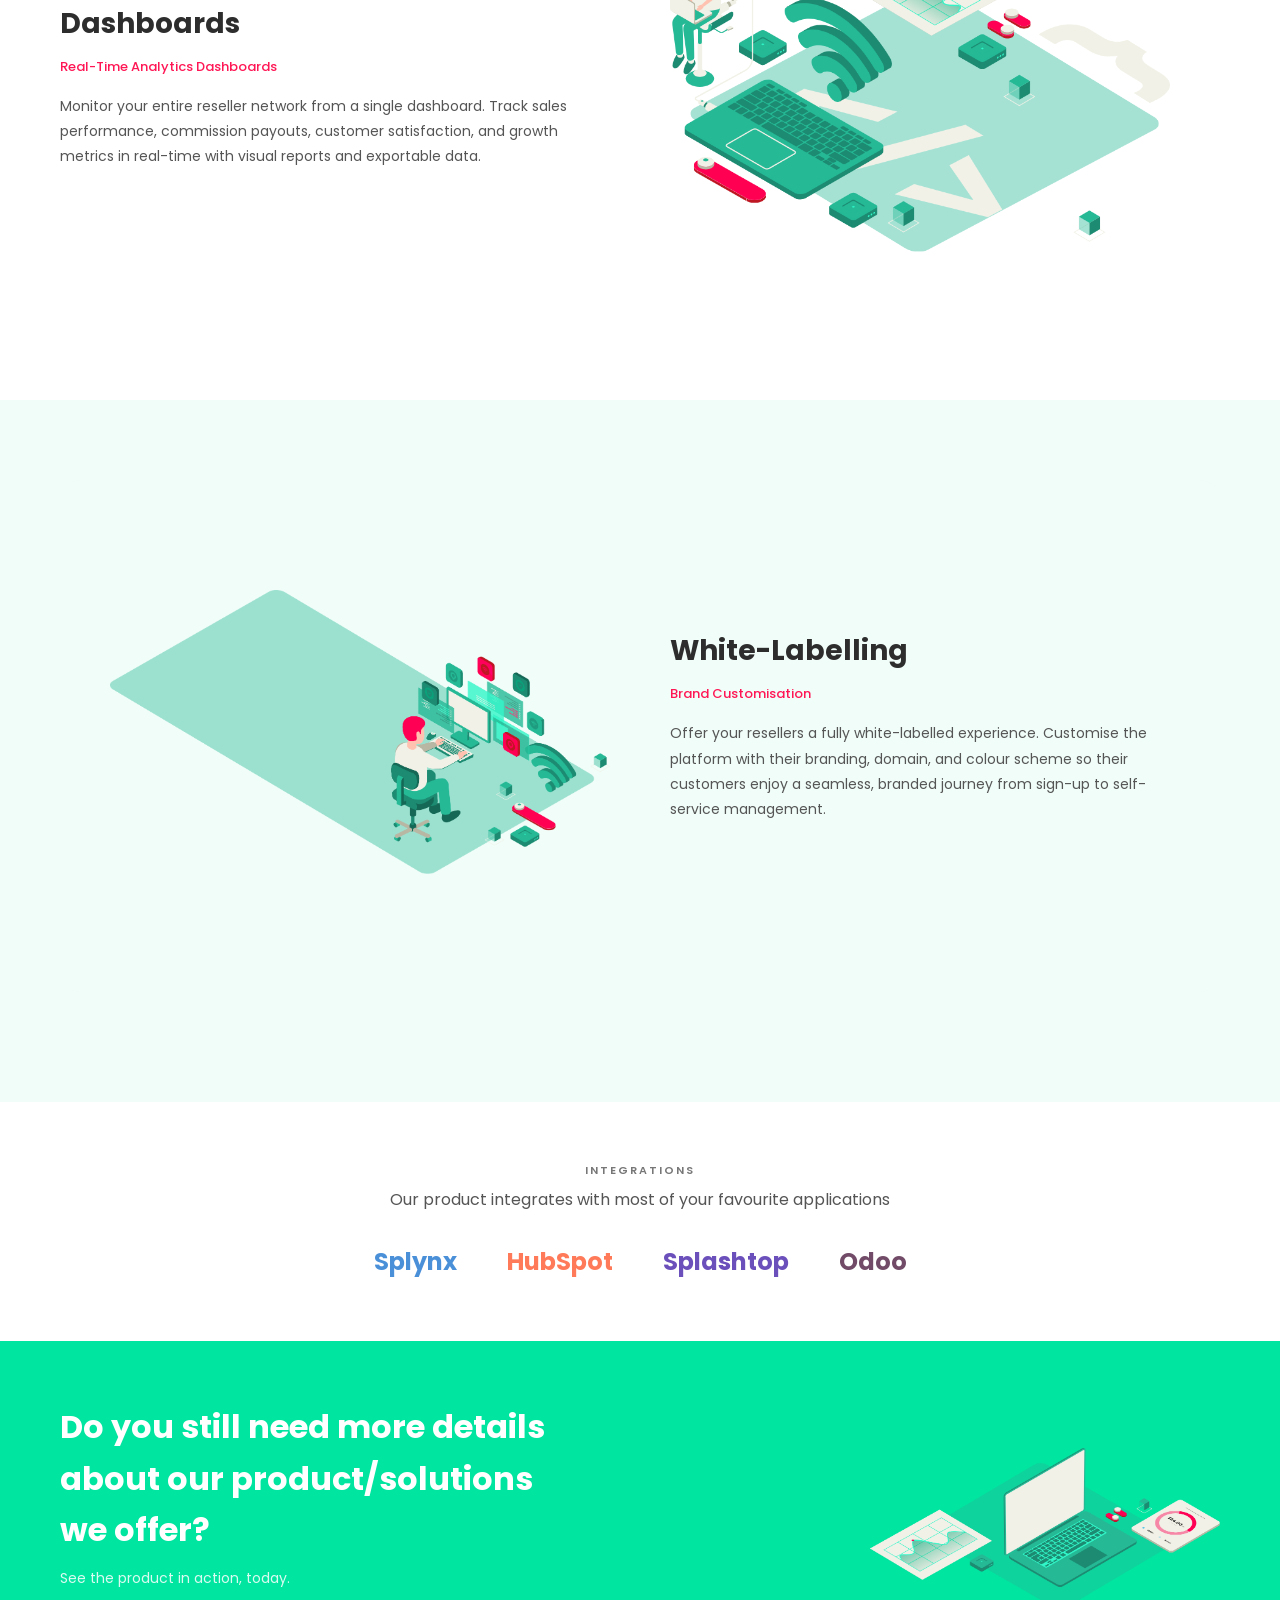
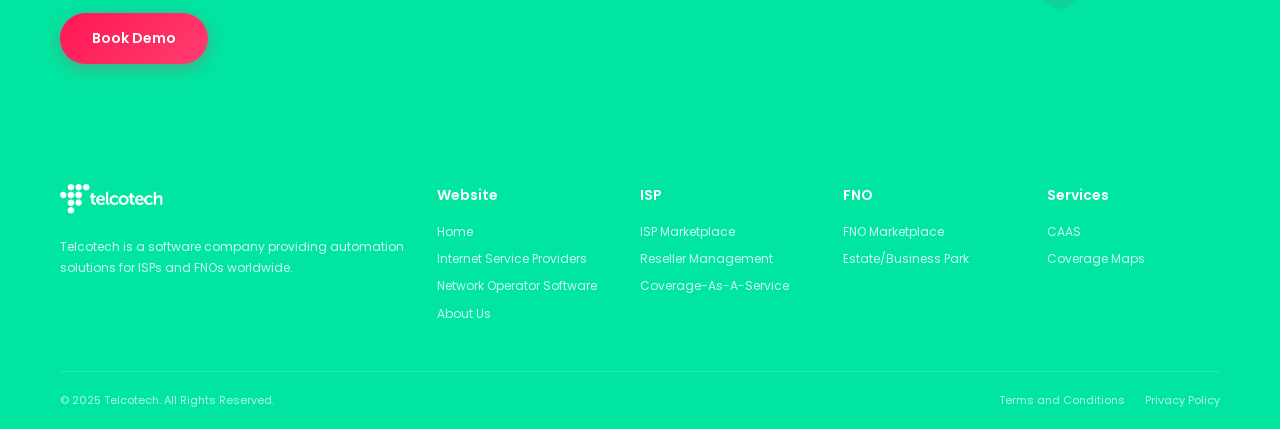
<file: site/pages/reseller-management.html>
<!DOCTYPE html>
<html lang="en">
<head>
    <meta charset="UTF-8">
    <meta name="viewport" content="width=device-width, initial-scale=1.0">
    <title>Reseller Management Platform - Telcotech</title>
    <link rel="stylesheet" href="../css/styles.css">
    <link rel="icon" type="image/png" href="../assets/images/logo.png">
</head>
<body>

    <header class="header">
        <nav class="nav">
            <a href="../index.html" class="nav-logo"><img src="../assets/images/logo.png" alt="Telcotech"></a>
            <ul class="nav-menu">
                <li><a href="../index.html" class="nav-link">Home</a></li>
                <li class="nav-dropdown"><span class="nav-link active">Software</span>
                    <div class="dropdown-menu">
                        <div class="dropdown-heading">Platforms</div>
                        <a href="software-isp.html">Internet Service Providers (ISP)</a>
                        <a href="software-fno.html">Fibre Network Operators (FNO)</a>
                        <a href="coverage-as-a-service.html">Coverage-As-A-Service</a>
                        <div class="dropdown-heading">Products</div>
                        <a href="isp-marketplace.html">ISP Marketplace</a>
                        <a href="reseller-management.html">Reseller Management Platform</a>
                        <a href="fno-marketplace.html">FNO Marketplace & ISP Comparison</a>
                    </div>
                </li>
                <li class="nav-dropdown"><span class="nav-link">Services</span>
                    <div class="dropdown-menu">
                        <a href="services-caas.html">Coverage-As-A-Service (CAAS)</a>
                        <a href="services-coverage-maps.html">Coverage Maps</a>
                    </div>
                </li>
                <li><a href="about.html" class="nav-link">About</a></li>
                <li><a href="contact.html" class="nav-link">Contact</a></li>
                <li><a href="book-demo.html" class="nav-cta">Book a Demo</a></li>
            </ul>
            <button class="nav-toggle" onclick="document.querySelector('.nav-menu').classList.toggle('active')"><span></span><span></span><span></span></button>
        </nav>
    </header>

    <section class="hero">
        <div class="container">
            <div class="hero-content">
                <h1>Reseller Management Platform</h1>
                <p>Manage, grow, and empower your reseller channel with a comprehensive platform designed for scale.</p>
            </div>
            <div class="hero-image">
                <img src="../assets/images/section4-illustration.png" alt="Reseller Management">
            </div>
        </div>
    </section>

    <!-- Coverage Map -->
    <section class="section">
        <div class="container">
            <div class="feature-row">
                <div class="feature-content">
                    <h3>Coverage Map</h3>
                    <p class="feature-tag">Real-Time Coverage Checking</p>
                    <p>Provide your resellers with integrated coverage maps so they can instantly check service availability for their customers. Real-time data ensures your reseller network always has accurate information at their fingertips.</p>
                </div>
                <div class="feature-image"><img src="../assets/images/section2-illustration.png" alt="Coverage Map"></div>
            </div>
        </div>
    </section>

    <!-- Coverage Tiles -->
    <section class="section section-light">
        <div class="container">
            <div class="feature-card-bg">
                <div class="feature-row reverse">
                    <div class="feature-content">
                        <h3>Coverage Tiles</h3>
                        <p class="feature-tag">Manage Coverage Areas</p>
                        <p>Define and manage coverage areas using visual coverage tiles. Assign specific territories to resellers, track coverage expansion, and ensure comprehensive market coverage across your service areas.</p>
                    </div>
                    <div class="feature-image"><img src="../assets/images/section1-illustration.png" alt="Coverage Tiles"></div>
                </div>
            </div>
        </div>
    </section>

    <!-- Reseller Tiers -->
    <section class="section">
        <div class="container">
            <div class="feature-row">
                <div class="feature-content">
                    <h3>Reseller Tiers</h3>
                    <p class="feature-tag">Tiered Commission Structures</p>
                    <p>Create multi-level reseller tiers with customised commission structures. Reward top performers with higher commissions, set sales targets, and incentivise growth through a transparent and motivating tier system.</p>
                </div>
                <div class="feature-image"><img src="../assets/images/section5-illustration.png" alt="Reseller Tiers"></div>
            </div>
        </div>
    </section>

    <!-- Documentation -->
    <section class="section section-light">
        <div class="container">
            <div class="feature-card-bg">
                <div class="feature-row reverse">
                    <div class="feature-content">
                        <h3>Documentation</h3>
                        <p class="feature-tag">Digital Documentation Management</p>
                        <p>Manage all reseller documentation digitally. From contracts and agreements to training materials and product guides, keep everything organised, accessible, and up-to-date in one central location.</p>
                    </div>
                    <div class="feature-image"><img src="../assets/images/hero-illustration.png" alt="Documentation"></div>
                </div>
            </div>
        </div>
    </section>

    <!-- E-Signature -->
    <section class="section">
        <div class="container">
            <div class="feature-row">
                <div class="feature-content">
                    <h3>E-Signature Solutions</h3>
                    <p class="feature-tag">Electronic Signature Capability</p>
                    <p>Speed up your onboarding process with integrated e-signature functionality. Resellers and their customers can sign agreements, contracts, and forms digitally, eliminating paper-based processes and reducing turnaround times.</p>
                </div>
                <div class="feature-image"><img src="../assets/images/section4-illustration.png" alt="E-Signature"></div>
            </div>
        </div>
    </section>

    <!-- Digital Bundle Onboarding -->
    <section class="section section-light">
        <div class="container">
            <div class="feature-card-bg">
                <div class="feature-row reverse">
                    <div class="feature-content">
                        <h3>Digital Bundle Onboarding</h3>
                        <p class="feature-tag">Streamlined Bundle Setup</p>
                        <p>Onboard new resellers quickly with our digital bundle setup process. Configure product bundles, pricing structures, and commission models in minutes, getting your new partners selling faster.</p>
                    </div>
                    <div class="feature-image"><img src="../assets/images/section1-illustration.png" alt="Bundle Onboarding"></div>
                </div>
            </div>
        </div>
    </section>

    <!-- Unique Configuration -->
    <section class="section">
        <div class="container">
            <div class="feature-row">
                <div class="feature-content">
                    <h3>Unique Configuration</h3>
                    <p class="feature-tag">Custom Platform Configuration</p>
                    <p>Every reseller is different. Our platform allows you to configure unique settings, branding, product catalogues, and pricing for each reseller, ensuring they have exactly the tools and products they need to succeed in their market.</p>
                </div>
                <div class="feature-image"><img src="../assets/images/section2-illustration.png" alt="Configuration"></div>
            </div>
        </div>
    </section>

    <!-- Video Configuration -->
    <section class="section section-light">
        <div class="container">
            <div class="feature-card-bg">
                <div class="feature-row reverse">
                    <div class="feature-content">
                        <h3>Video Configuration</h3>
                        <p class="feature-tag">Video-Based Setup Guides</p>
                        <p>Provide your resellers with video-based training and configuration guides. Our platform supports embedded video tutorials that walk resellers through setup, product features, and best practices for selling your services.</p>
                    </div>
                    <div class="feature-image"><img src="../assets/images/section5-illustration.png" alt="Video Configuration"></div>
                </div>
            </div>
        </div>
    </section>

    <!-- Dashboards -->
    <section class="section">
        <div class="container">
            <div class="feature-row">
                <div class="feature-content">
                    <h3>Dashboards</h3>
                    <p class="feature-tag">Real-Time Analytics Dashboards</p>
                    <p>Monitor your entire reseller network from a single dashboard. Track sales performance, commission payouts, customer satisfaction, and growth metrics in real-time with visual reports and exportable data.</p>
                </div>
                <div class="feature-image"><img src="../assets/images/hero-illustration.png" alt="Dashboards"></div>
            </div>
        </div>
    </section>

    <!-- White-Labelling -->
    <section class="section section-light">
        <div class="container">
            <div class="feature-card-bg">
                <div class="feature-row reverse">
                    <div class="feature-content">
                        <h3>White-Labelling</h3>
                        <p class="feature-tag">Brand Customisation</p>
                        <p>Offer your resellers a fully white-labelled experience. Customise the platform with their branding, domain, and colour scheme so their customers enjoy a seamless, branded journey from sign-up to self-service management.</p>
                    </div>
                    <div class="feature-image"><img src="../assets/images/section4-illustration.png" alt="White-Labelling"></div>
                </div>
            </div>
        </div>
    </section>

    <!-- Integrations -->
    <section class="integrations">
        <div class="container">
            <p class="integrations-label">Integrations</p>
            <h3>Our product integrates with most of your favourite applications</h3>
            <div class="integration-logos">
                <span style="font-size: 24px; font-weight: 700; color: #4A90D9;">Splynx</span>
                <span style="font-size: 24px; font-weight: 700; color: #FF7A59;">HubSpot</span>
                <span style="font-size: 24px; font-weight: 700; color: #6B4FBB;">Splashtop</span>
                <span style="font-size: 24px; font-weight: 700; color: #714B67;">Odoo</span>
            </div>
        </div>
    </section>

    <section class="cta-banner">
        <div class="container">
            <div class="cta-content">
                <h2>Do you still need more details about our product/solutions we offer?</h2>
                <p>See the product in action, today.</p>
                <a href="book-demo.html" class="btn btn-pink">Book Demo</a>
            </div>
            <div class="cta-image"><img src="../assets/images/section5-illustration.png" alt="Book a demo"></div>
        </div>
    </section>

    <footer class="footer">
        <div class="container">
            <div class="footer-grid">
                <div class="footer-brand"><img src="../assets/images/logo.png" alt="Telcotech"><p>Telcotech is a software company providing automation solutions for ISPs and FNOs worldwide.</p></div>
                <div class="footer-col"><h4>Website</h4><a href="../index.html">Home</a><a href="software-isp.html">Internet Service Providers</a><a href="software-fno.html">Network Operator Software</a><a href="about.html">About Us</a></div>
                <div class="footer-col"><h4>ISP</h4><a href="isp-marketplace.html">ISP Marketplace</a><a href="reseller-management.html">Reseller Management</a><a href="coverage-as-a-service.html">Coverage-As-A-Service</a></div>
                <div class="footer-col"><h4>FNO</h4><a href="fno-marketplace.html">FNO Marketplace</a><a href="software-fno.html">Estate/Business Park</a></div>
                <div class="footer-col"><h4>Services</h4><a href="services-caas.html">CAAS</a><a href="services-coverage-maps.html">Coverage Maps</a></div>
            </div>
            <div class="footer-bottom"><span>&copy; 2025 Telcotech. All Rights Reserved.</span><span><a href="#">Terms and Conditions</a><a href="#">Privacy Policy</a></span></div>
        </div>
    </footer>

</body>
</html>
</file>
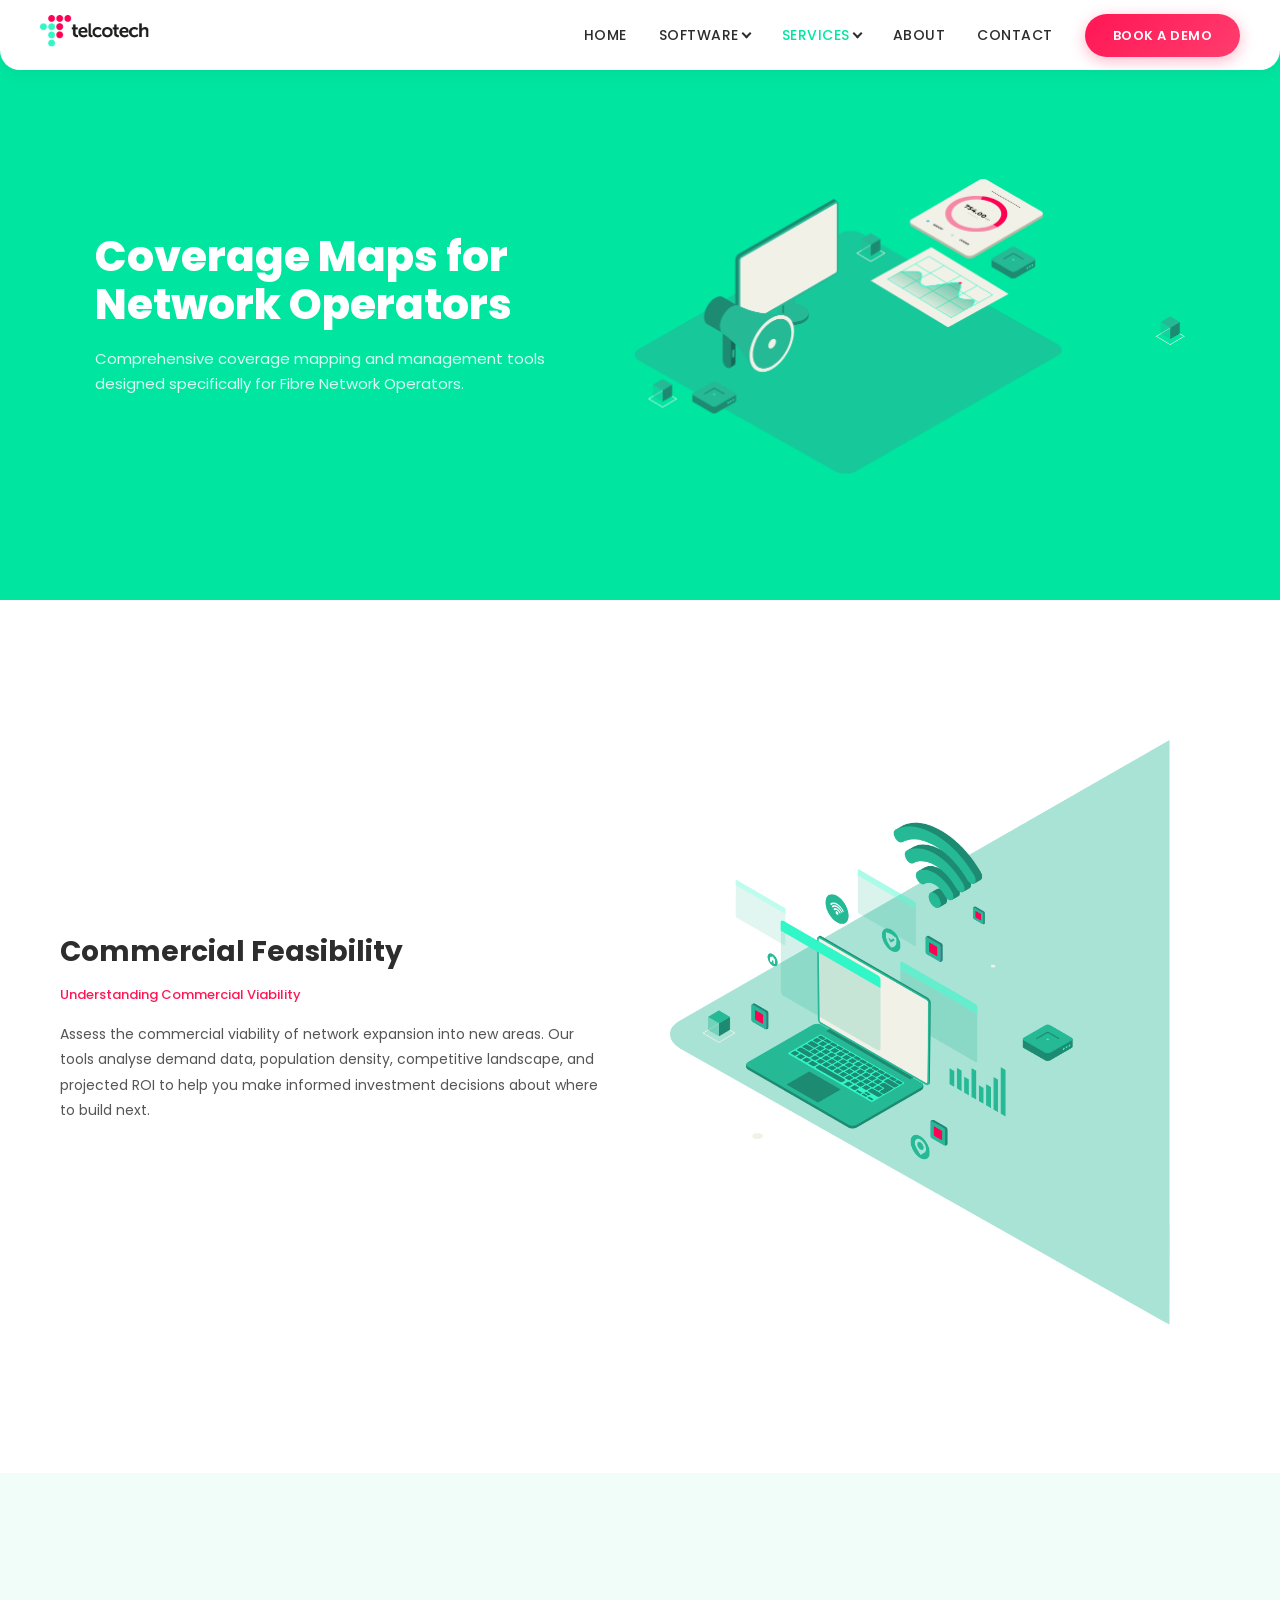
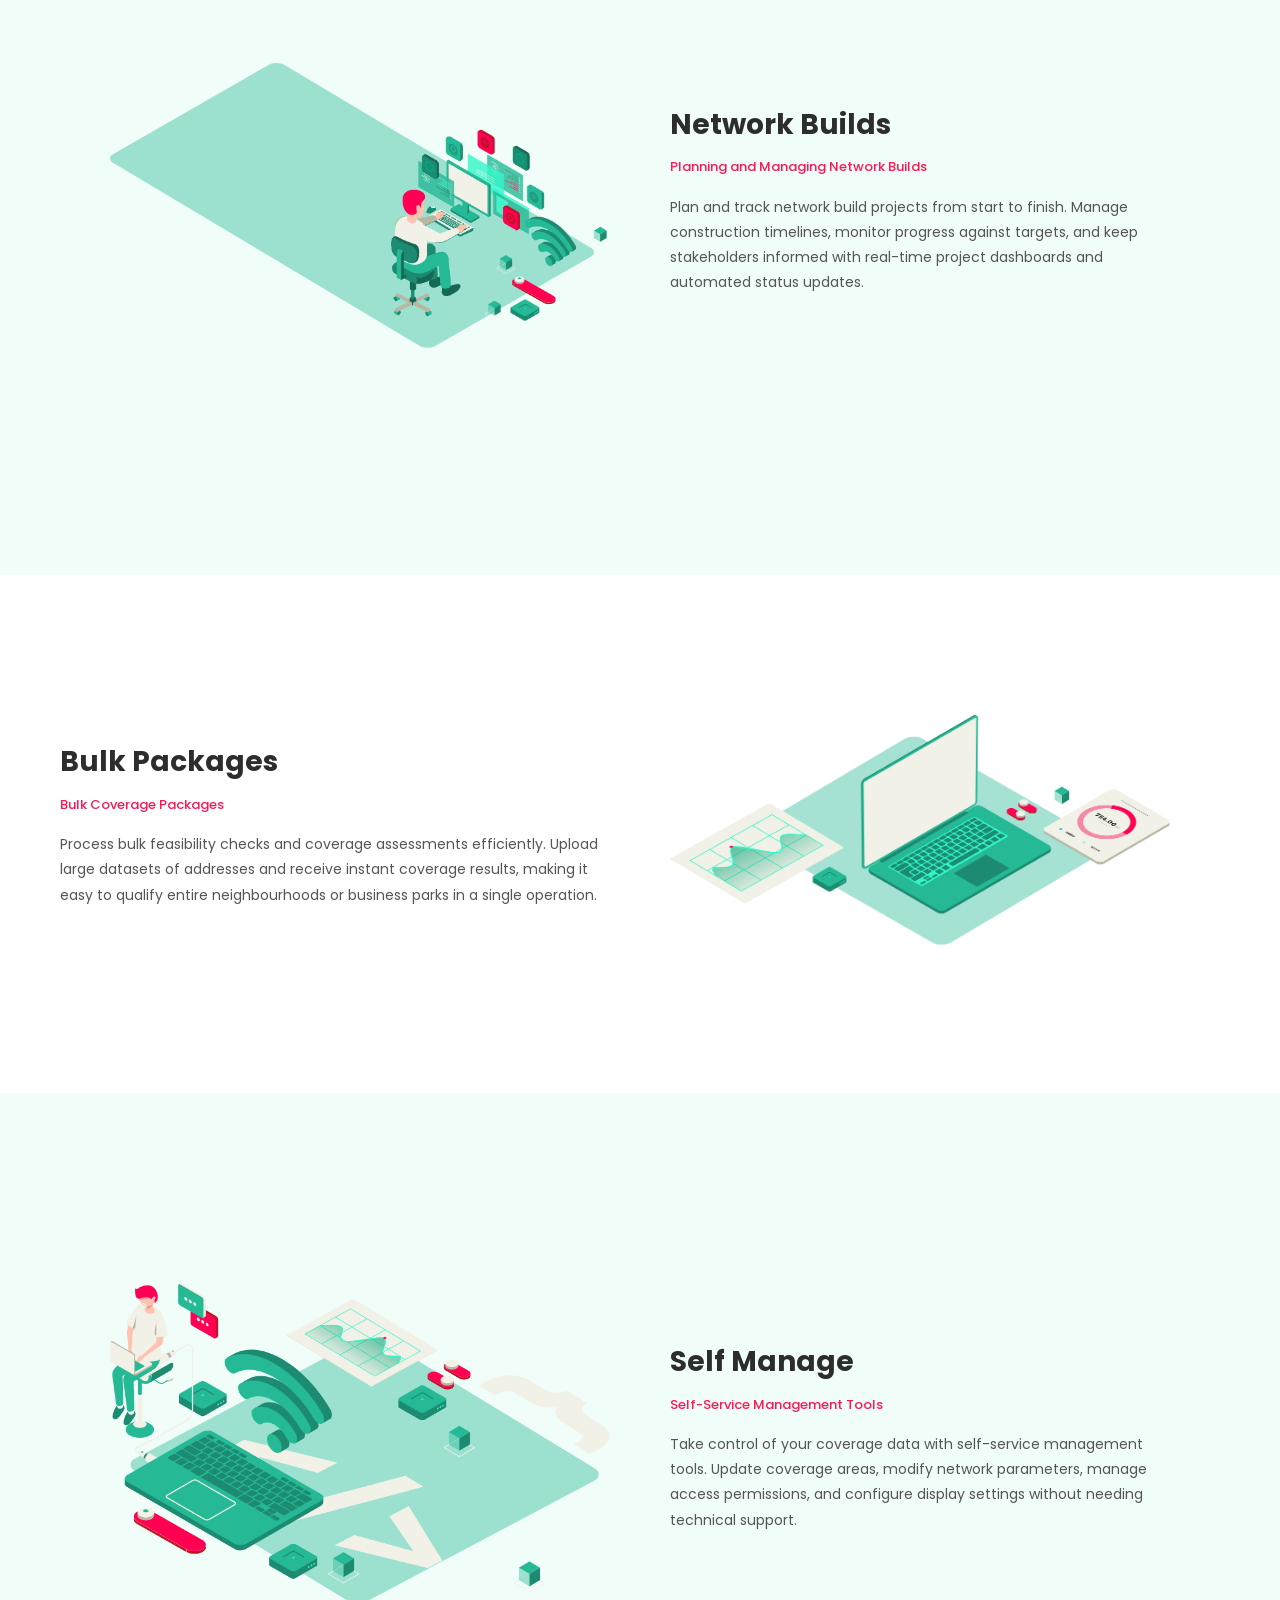
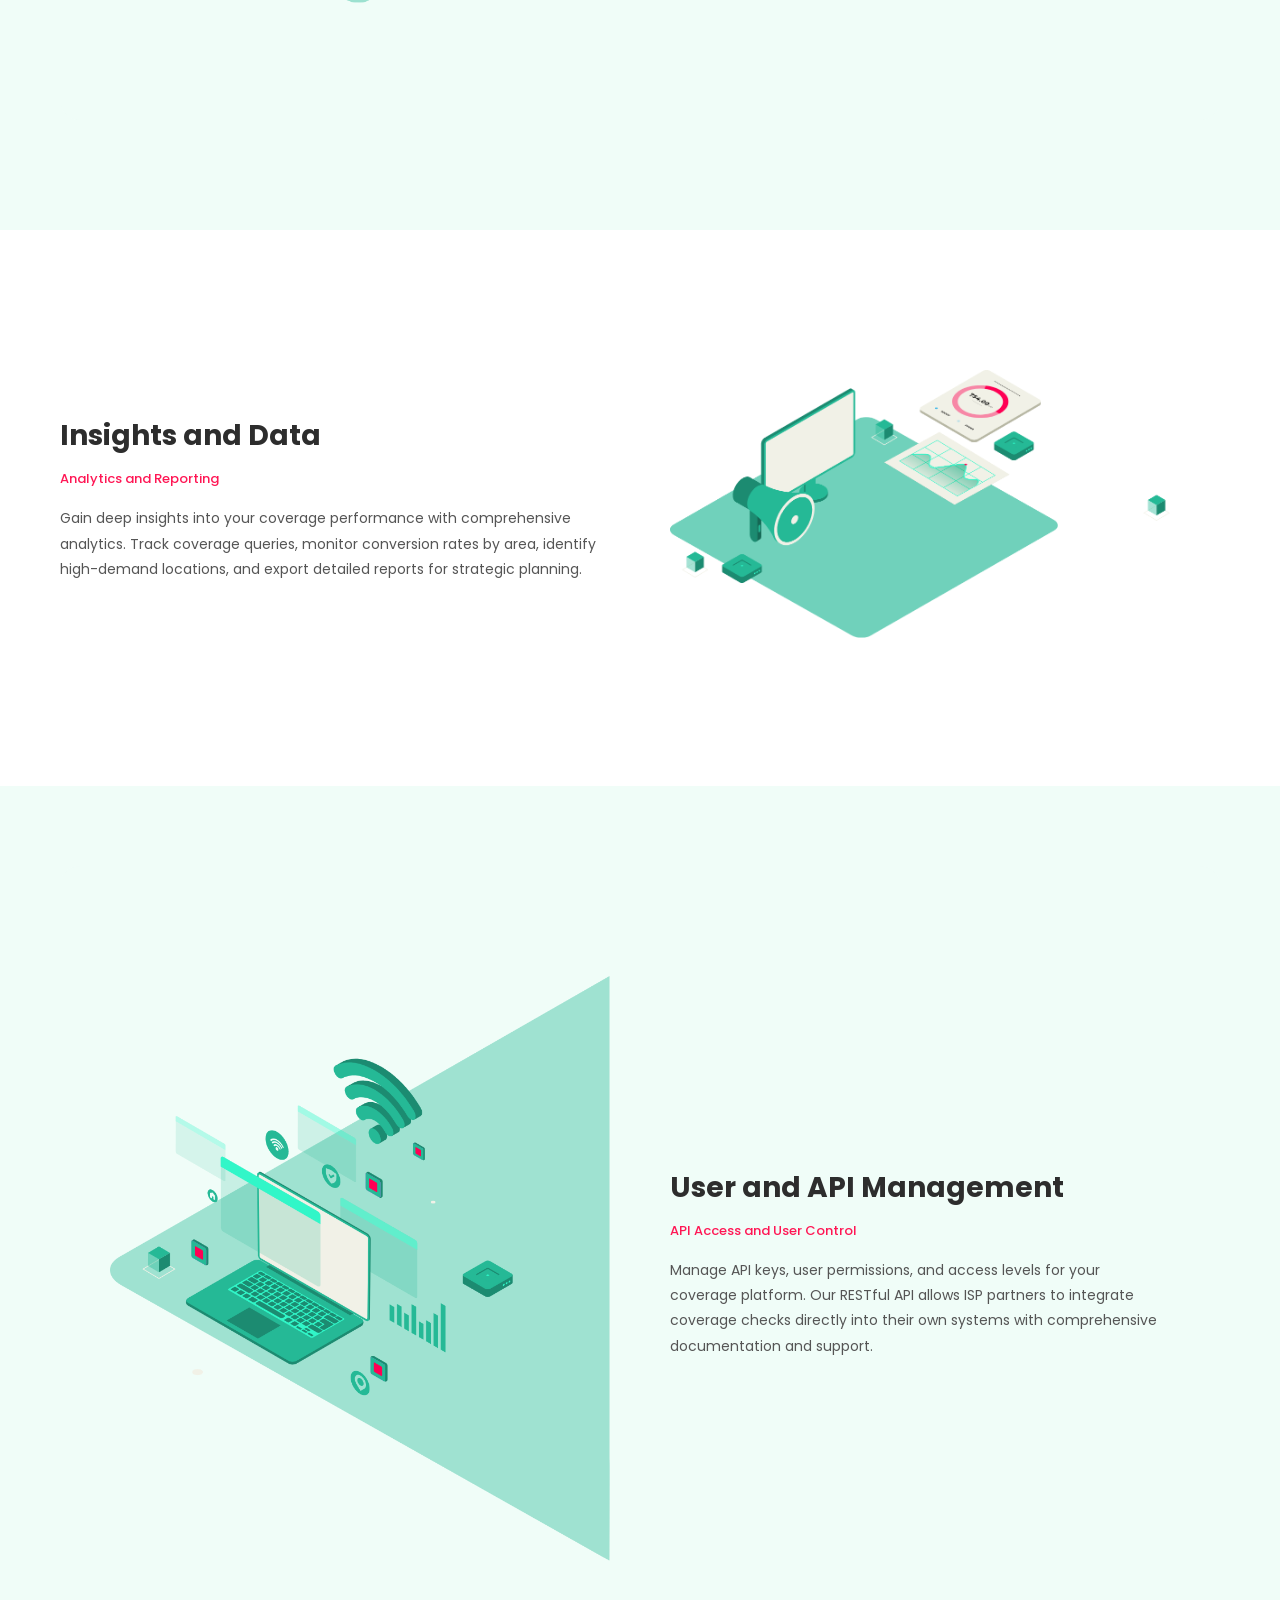
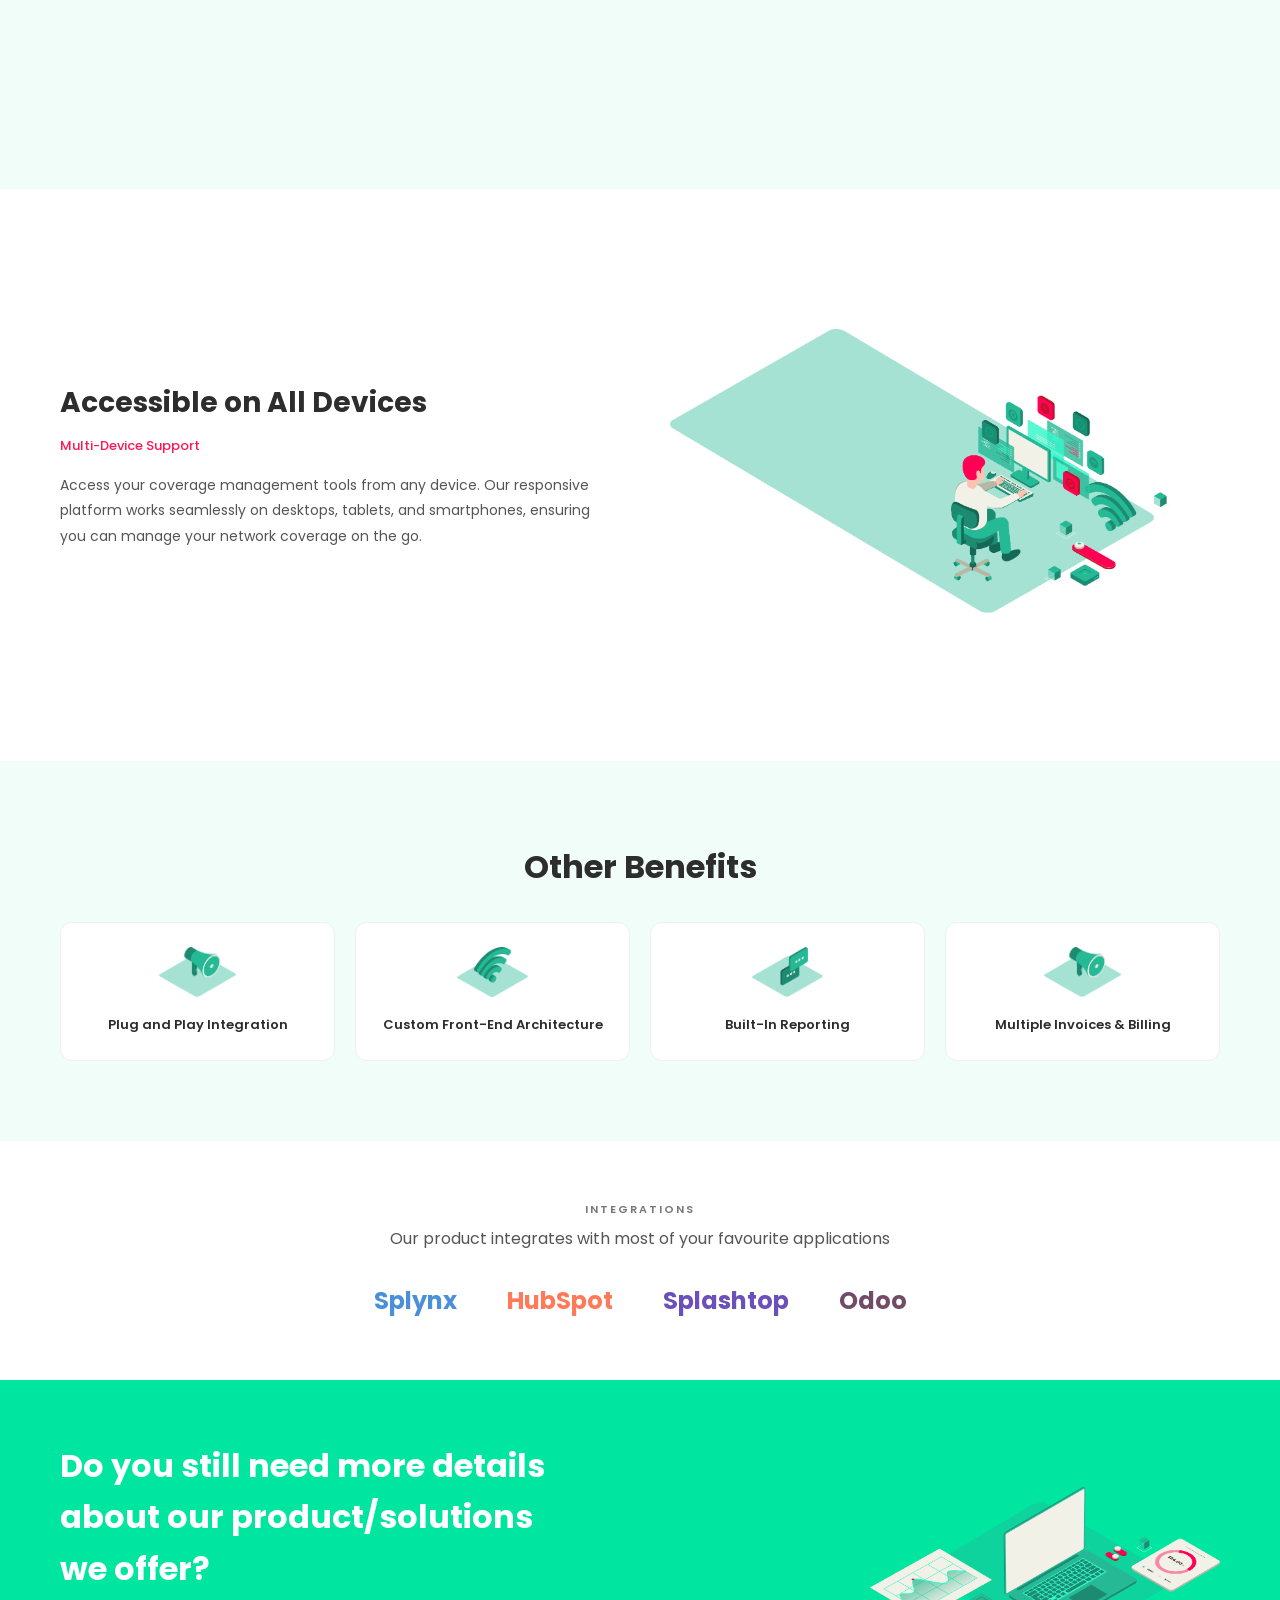
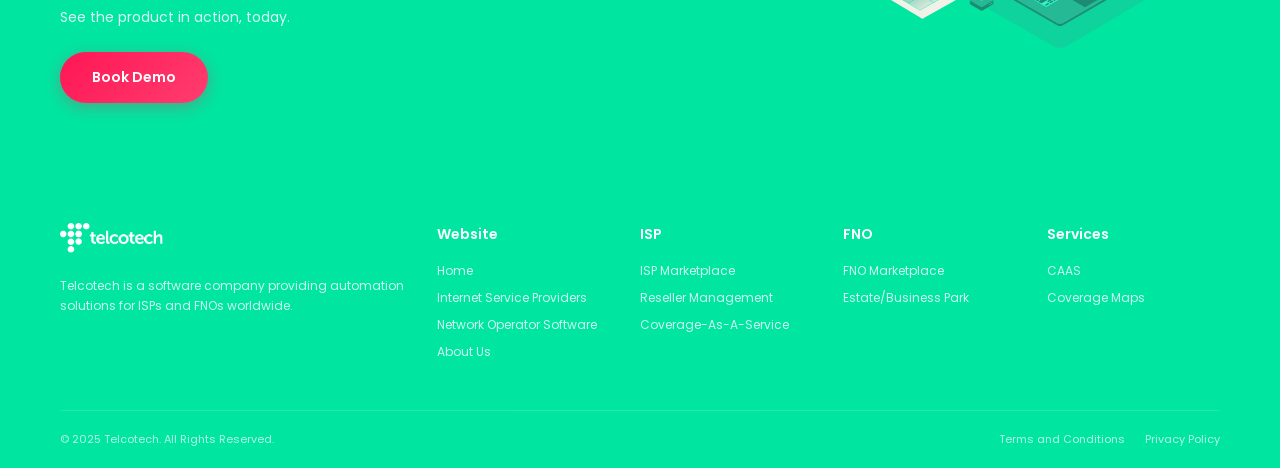
<file: site/pages/services-caas.html>
<!DOCTYPE html>
<html lang="en">
<head>
    <meta charset="UTF-8">
    <meta name="viewport" content="width=device-width, initial-scale=1.0">
    <title>Coverage Maps for Network Operators - Telcotech</title>
    <link rel="stylesheet" href="../css/styles.css">
    <link rel="icon" type="image/png" href="../assets/images/logo.png">
</head>
<body>

    <header class="header">
        <nav class="nav">
            <a href="../index.html" class="nav-logo"><img src="../assets/images/logo.png" alt="Telcotech"></a>
            <ul class="nav-menu">
                <li><a href="../index.html" class="nav-link">Home</a></li>
                <li class="nav-dropdown"><span class="nav-link">Software</span>
                    <div class="dropdown-menu">
                        <div class="dropdown-heading">Platforms</div>
                        <a href="software-isp.html">Internet Service Providers (ISP)</a>
                        <a href="software-fno.html">Fibre Network Operators (FNO)</a>
                        <a href="coverage-as-a-service.html">Coverage-As-A-Service</a>
                        <div class="dropdown-heading">Products</div>
                        <a href="isp-marketplace.html">ISP Marketplace</a>
                        <a href="reseller-management.html">Reseller Management Platform</a>
                        <a href="fno-marketplace.html">FNO Marketplace & ISP Comparison</a>
                    </div>
                </li>
                <li class="nav-dropdown"><span class="nav-link active">Services</span>
                    <div class="dropdown-menu">
                        <a href="services-caas.html">Coverage-As-A-Service (CAAS)</a>
                        <a href="services-coverage-maps.html">Coverage Maps</a>
                    </div>
                </li>
                <li><a href="about.html" class="nav-link">About</a></li>
                <li><a href="contact.html" class="nav-link">Contact</a></li>
                <li><a href="book-demo.html" class="nav-cta">Book a Demo</a></li>
            </ul>
            <button class="nav-toggle" onclick="document.querySelector('.nav-menu').classList.toggle('active')"><span></span><span></span><span></span></button>
        </nav>
    </header>

    <section class="hero">
        <div class="container">
            <div class="hero-content">
                <h1>Coverage Maps for Network Operators</h1>
                <p>Comprehensive coverage mapping and management tools designed specifically for Fibre Network Operators.</p>
            </div>
            <div class="hero-image">
                <img src="../assets/images/section1-illustration.png" alt="Coverage Maps for FNOs">
            </div>
        </div>
    </section>

    <!-- Commercial Feasibility -->
    <section class="section">
        <div class="container">
            <div class="feature-row">
                <div class="feature-content">
                    <h3>Commercial Feasibility</h3>
                    <p class="feature-tag">Understanding Commercial Viability</p>
                    <p>Assess the commercial viability of network expansion into new areas. Our tools analyse demand data, population density, competitive landscape, and projected ROI to help you make informed investment decisions about where to build next.</p>
                </div>
                <div class="feature-image"><img src="../assets/images/section2-illustration.png" alt="Commercial Feasibility"></div>
            </div>
        </div>
    </section>

    <!-- Network Builds -->
    <section class="section section-light">
        <div class="container">
            <div class="feature-card-bg">
                <div class="feature-row reverse">
                    <div class="feature-content">
                        <h3>Network Builds</h3>
                        <p class="feature-tag">Planning and Managing Network Builds</p>
                        <p>Plan and track network build projects from start to finish. Manage construction timelines, monitor progress against targets, and keep stakeholders informed with real-time project dashboards and automated status updates.</p>
                    </div>
                    <div class="feature-image"><img src="../assets/images/section4-illustration.png" alt="Network Builds"></div>
                </div>
            </div>
        </div>
    </section>

    <!-- Bulk Packages -->
    <section class="section">
        <div class="container">
            <div class="feature-row">
                <div class="feature-content">
                    <h3>Bulk Packages</h3>
                    <p class="feature-tag">Bulk Coverage Packages</p>
                    <p>Process bulk feasibility checks and coverage assessments efficiently. Upload large datasets of addresses and receive instant coverage results, making it easy to qualify entire neighbourhoods or business parks in a single operation.</p>
                </div>
                <div class="feature-image"><img src="../assets/images/section5-illustration.png" alt="Bulk Packages"></div>
            </div>
        </div>
    </section>

    <!-- Self Manage -->
    <section class="section section-light">
        <div class="container">
            <div class="feature-card-bg">
                <div class="feature-row reverse">
                    <div class="feature-content">
                        <h3>Self Manage</h3>
                        <p class="feature-tag">Self-Service Management Tools</p>
                        <p>Take control of your coverage data with self-service management tools. Update coverage areas, modify network parameters, manage access permissions, and configure display settings without needing technical support.</p>
                    </div>
                    <div class="feature-image"><img src="../assets/images/hero-illustration.png" alt="Self Manage"></div>
                </div>
            </div>
        </div>
    </section>

    <!-- Insights and Data -->
    <section class="section">
        <div class="container">
            <div class="feature-row">
                <div class="feature-content">
                    <h3>Insights and Data</h3>
                    <p class="feature-tag">Analytics and Reporting</p>
                    <p>Gain deep insights into your coverage performance with comprehensive analytics. Track coverage queries, monitor conversion rates by area, identify high-demand locations, and export detailed reports for strategic planning.</p>
                </div>
                <div class="feature-image"><img src="../assets/images/section1-illustration.png" alt="Insights"></div>
            </div>
        </div>
    </section>

    <!-- User and API Management -->
    <section class="section section-light">
        <div class="container">
            <div class="feature-card-bg">
                <div class="feature-row reverse">
                    <div class="feature-content">
                        <h3>User and API Management</h3>
                        <p class="feature-tag">API Access and User Control</p>
                        <p>Manage API keys, user permissions, and access levels for your coverage platform. Our RESTful API allows ISP partners to integrate coverage checks directly into their own systems with comprehensive documentation and support.</p>
                    </div>
                    <div class="feature-image"><img src="../assets/images/section2-illustration.png" alt="API Management"></div>
                </div>
            </div>
        </div>
    </section>

    <!-- Accessible on All Devices -->
    <section class="section">
        <div class="container">
            <div class="feature-row">
                <div class="feature-content">
                    <h3>Accessible on All Devices</h3>
                    <p class="feature-tag">Multi-Device Support</p>
                    <p>Access your coverage management tools from any device. Our responsive platform works seamlessly on desktops, tablets, and smartphones, ensuring you can manage your network coverage on the go.</p>
                </div>
                <div class="feature-image"><img src="../assets/images/section4-illustration.png" alt="All Devices"></div>
            </div>
        </div>
    </section>

    <!-- Other Benefits -->
    <section class="section section-light">
        <div class="container section-center">
            <h2 class="section-title">Other Benefits</h2>
            <div class="other-benefits">
                <div class="other-benefit">
                    <img src="../assets/icons/section3-icon1.png" alt="Integration" style="height: 50px;">
                    <h5>Plug and Play Integration</h5>
                </div>
                <div class="other-benefit">
                    <img src="../assets/icons/section3-icon2.png" alt="Custom" style="height: 50px;">
                    <h5>Custom Front-End Architecture</h5>
                </div>
                <div class="other-benefit">
                    <img src="../assets/icons/section3-icon3.png" alt="Reporting" style="height: 50px;">
                    <h5>Built-In Reporting</h5>
                </div>
                <div class="other-benefit">
                    <img src="../assets/icons/section3-icon1.png" alt="Billing" style="height: 50px;">
                    <h5>Multiple Invoices & Billing</h5>
                </div>
            </div>
        </div>
    </section>

    <section class="integrations">
        <div class="container">
            <p class="integrations-label">Integrations</p>
            <h3>Our product integrates with most of your favourite applications</h3>
            <div class="integration-logos">
                <span style="font-size: 24px; font-weight: 700; color: #4A90D9;">Splynx</span>
                <span style="font-size: 24px; font-weight: 700; color: #FF7A59;">HubSpot</span>
                <span style="font-size: 24px; font-weight: 700; color: #6B4FBB;">Splashtop</span>
                <span style="font-size: 24px; font-weight: 700; color: #714B67;">Odoo</span>
            </div>
        </div>
    </section>

    <section class="cta-banner">
        <div class="container">
            <div class="cta-content">
                <h2>Do you still need more details about our product/solutions we offer?</h2>
                <p>See the product in action, today.</p>
                <a href="book-demo.html" class="btn btn-pink">Book Demo</a>
            </div>
            <div class="cta-image"><img src="../assets/images/section5-illustration.png" alt="Book a demo"></div>
        </div>
    </section>

    <footer class="footer">
        <div class="container">
            <div class="footer-grid">
                <div class="footer-brand"><img src="../assets/images/logo.png" alt="Telcotech"><p>Telcotech is a software company providing automation solutions for ISPs and FNOs worldwide.</p></div>
                <div class="footer-col"><h4>Website</h4><a href="../index.html">Home</a><a href="software-isp.html">Internet Service Providers</a><a href="software-fno.html">Network Operator Software</a><a href="about.html">About Us</a></div>
                <div class="footer-col"><h4>ISP</h4><a href="isp-marketplace.html">ISP Marketplace</a><a href="reseller-management.html">Reseller Management</a><a href="coverage-as-a-service.html">Coverage-As-A-Service</a></div>
                <div class="footer-col"><h4>FNO</h4><a href="fno-marketplace.html">FNO Marketplace</a><a href="software-fno.html">Estate/Business Park</a></div>
                <div class="footer-col"><h4>Services</h4><a href="services-caas.html">CAAS</a><a href="services-coverage-maps.html">Coverage Maps</a></div>
            </div>
            <div class="footer-bottom"><span>&copy; 2025 Telcotech. All Rights Reserved.</span><span><a href="#">Terms and Conditions</a><a href="#">Privacy Policy</a></span></div>
        </div>
    </footer>

</body>
</html>
</file>
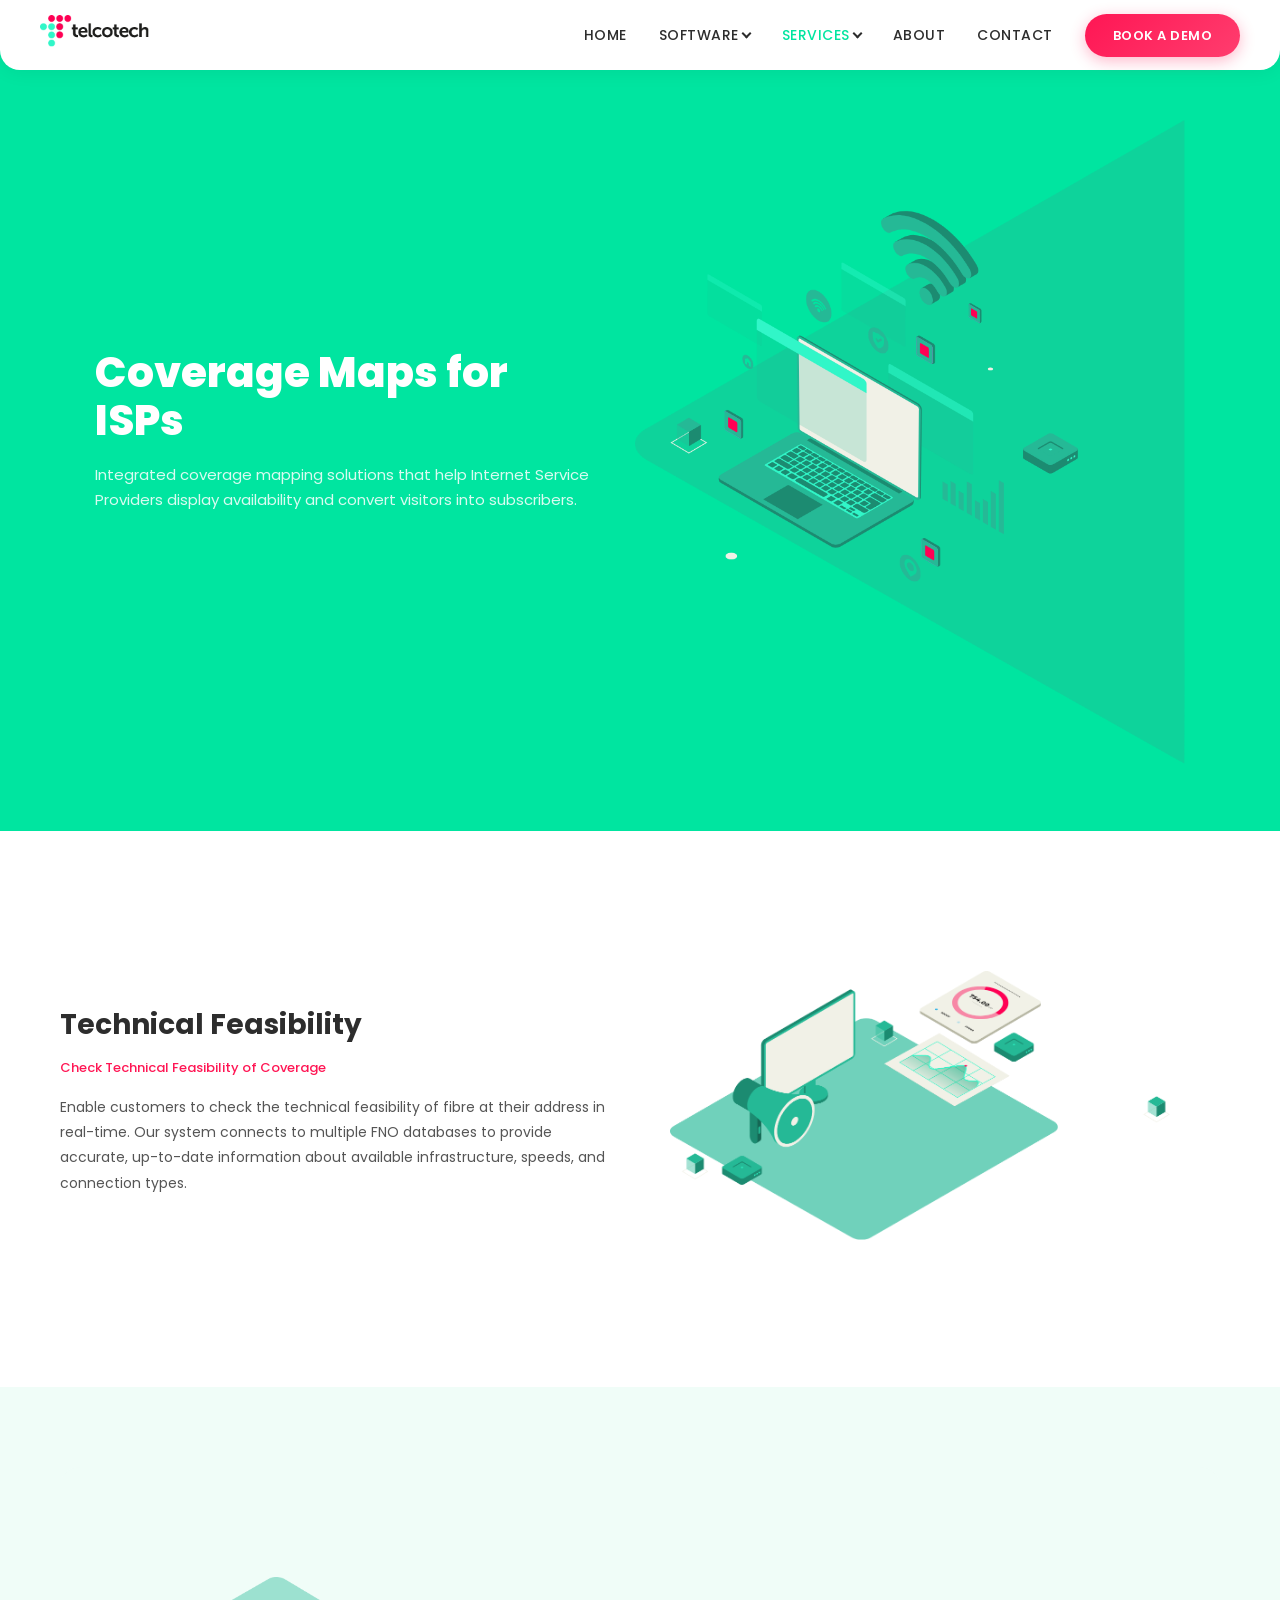
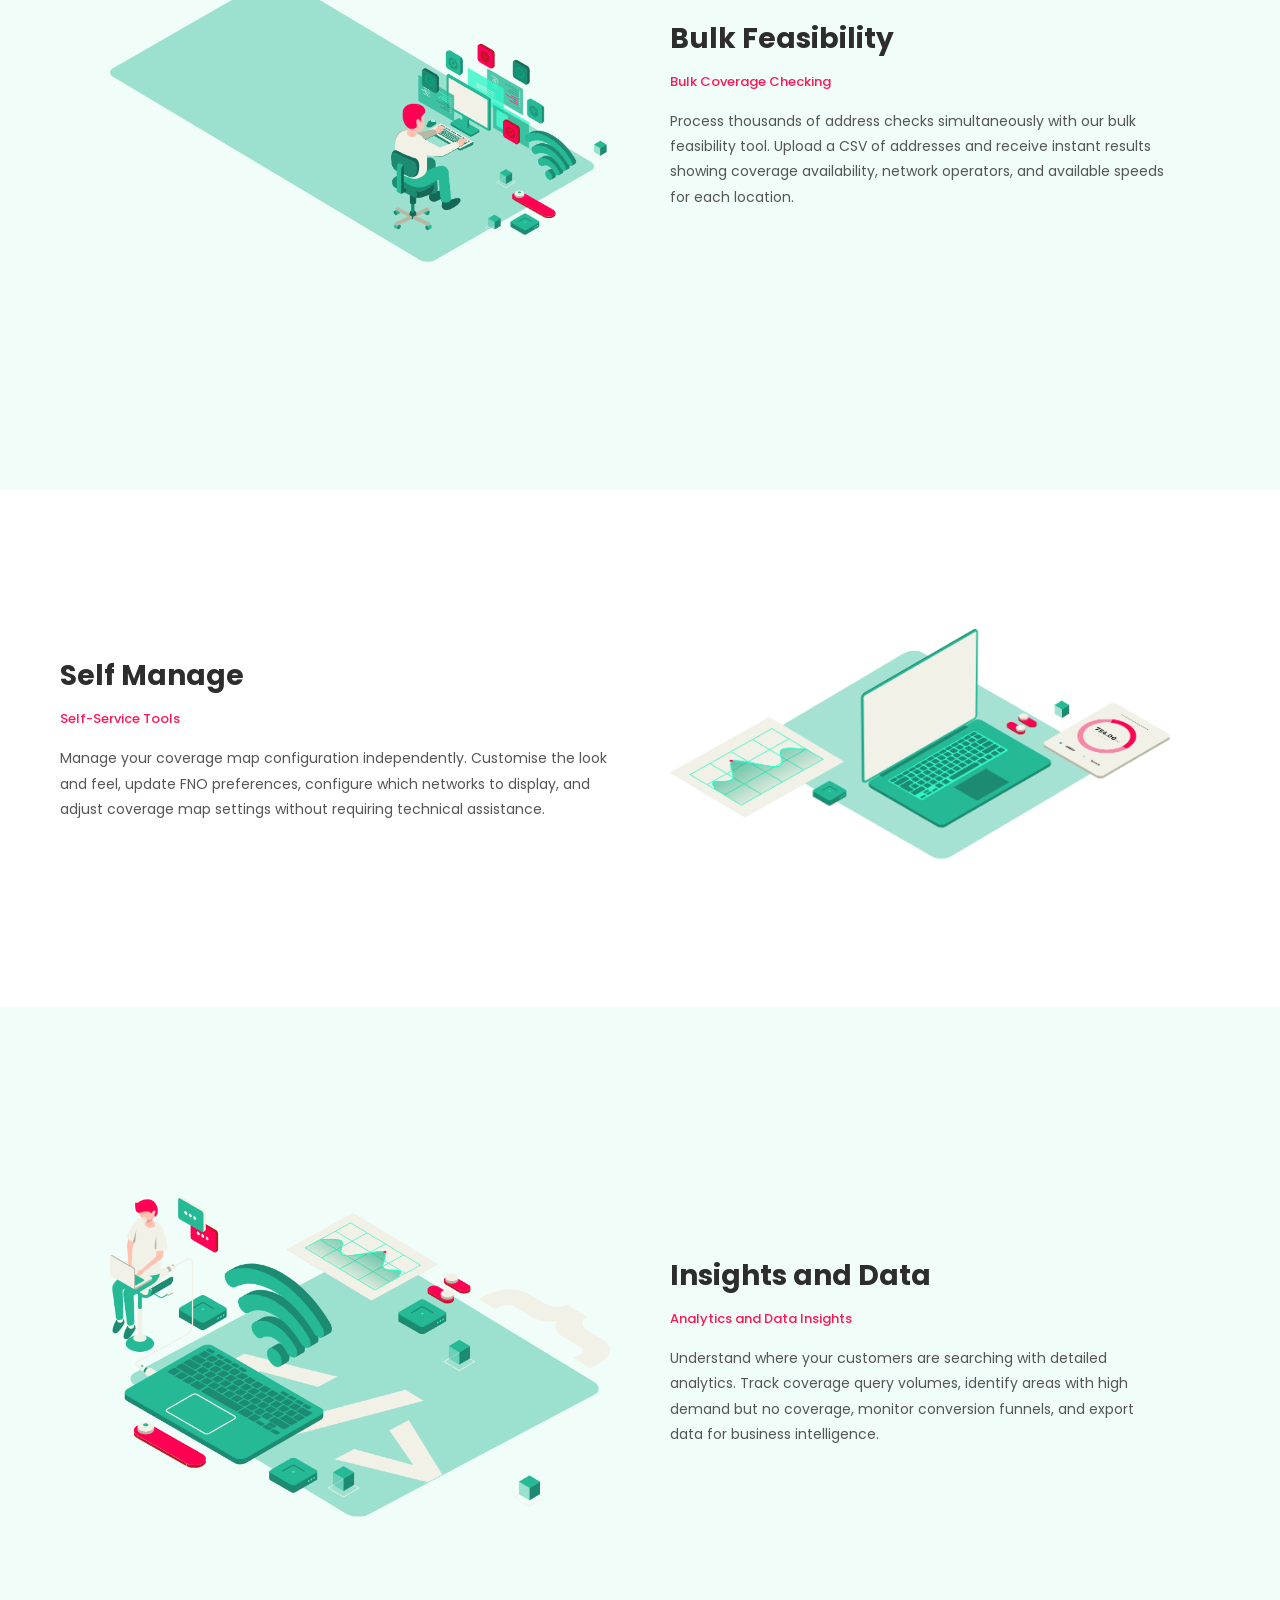
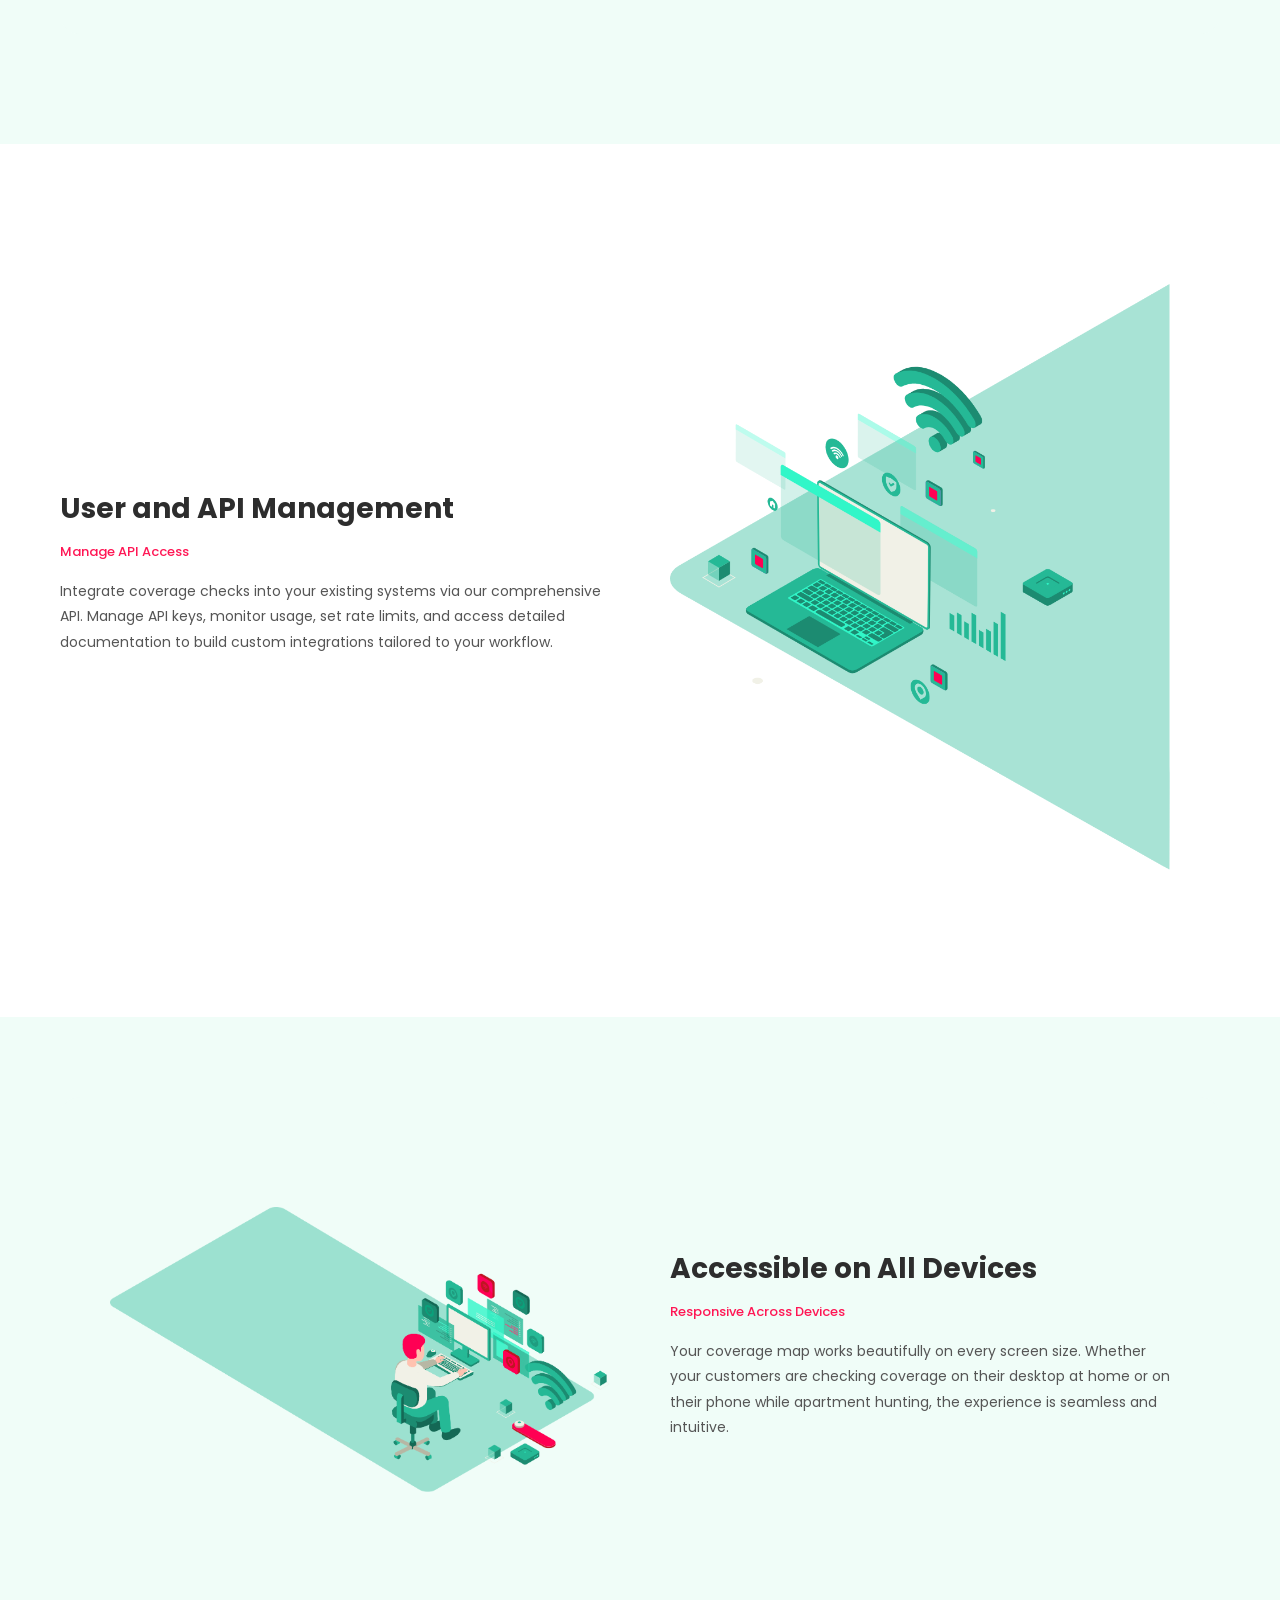
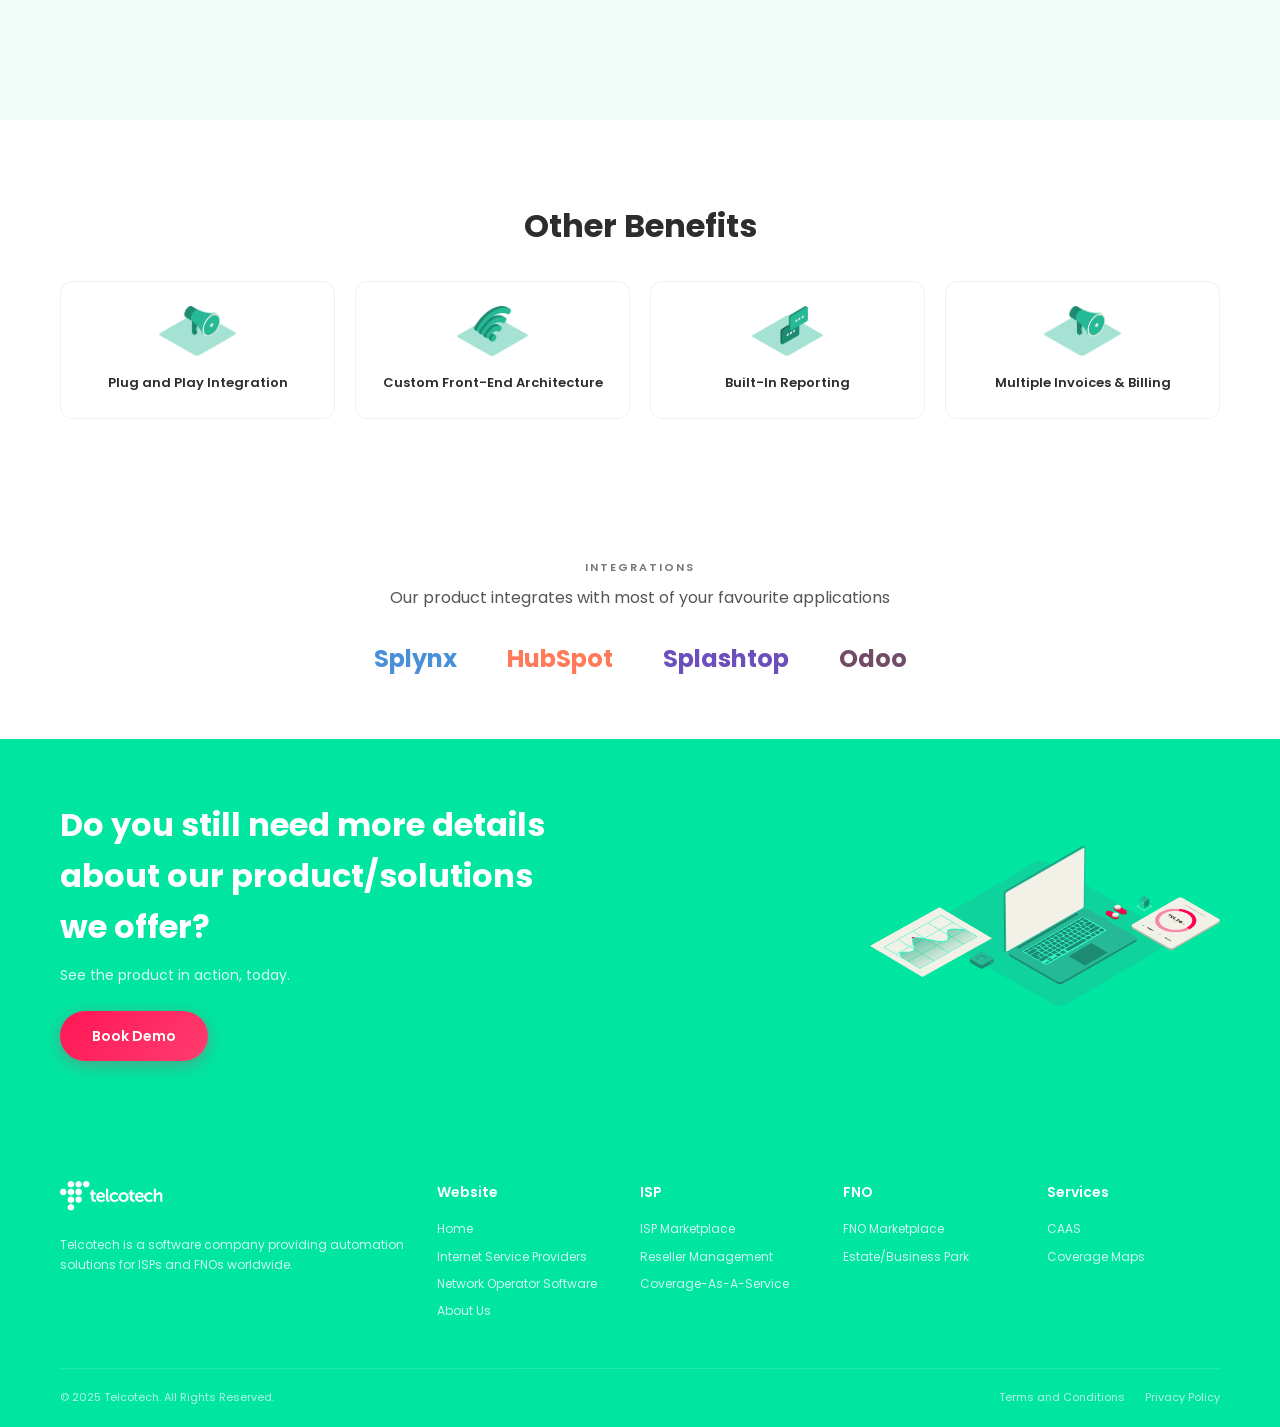
<file: site/pages/services-coverage-maps.html>
<!DOCTYPE html>
<html lang="en">
<head>
    <meta charset="UTF-8">
    <meta name="viewport" content="width=device-width, initial-scale=1.0">
    <title>Coverage Maps for ISPs - Telcotech</title>
    <link rel="stylesheet" href="../css/styles.css">
    <link rel="icon" type="image/png" href="../assets/images/logo.png">
</head>
<body>

    <header class="header">
        <nav class="nav">
            <a href="../index.html" class="nav-logo"><img src="../assets/images/logo.png" alt="Telcotech"></a>
            <ul class="nav-menu">
                <li><a href="../index.html" class="nav-link">Home</a></li>
                <li class="nav-dropdown"><span class="nav-link">Software</span>
                    <div class="dropdown-menu">
                        <div class="dropdown-heading">Platforms</div>
                        <a href="software-isp.html">Internet Service Providers (ISP)</a>
                        <a href="software-fno.html">Fibre Network Operators (FNO)</a>
                        <a href="coverage-as-a-service.html">Coverage-As-A-Service</a>
                        <div class="dropdown-heading">Products</div>
                        <a href="isp-marketplace.html">ISP Marketplace</a>
                        <a href="reseller-management.html">Reseller Management Platform</a>
                        <a href="fno-marketplace.html">FNO Marketplace & ISP Comparison</a>
                    </div>
                </li>
                <li class="nav-dropdown"><span class="nav-link active">Services</span>
                    <div class="dropdown-menu">
                        <a href="services-caas.html">Coverage-As-A-Service (CAAS)</a>
                        <a href="services-coverage-maps.html">Coverage Maps</a>
                    </div>
                </li>
                <li><a href="about.html" class="nav-link">About</a></li>
                <li><a href="contact.html" class="nav-link">Contact</a></li>
                <li><a href="book-demo.html" class="nav-cta">Book a Demo</a></li>
            </ul>
            <button class="nav-toggle" onclick="document.querySelector('.nav-menu').classList.toggle('active')"><span></span><span></span><span></span></button>
        </nav>
    </header>

    <section class="hero">
        <div class="container">
            <div class="hero-content">
                <h1>Coverage Maps for ISPs</h1>
                <p>Integrated coverage mapping solutions that help Internet Service Providers display availability and convert visitors into subscribers.</p>
            </div>
            <div class="hero-image">
                <img src="../assets/images/section2-illustration.png" alt="Coverage Maps for ISPs">
            </div>
        </div>
    </section>

    <!-- Technical Feasibility -->
    <section class="section">
        <div class="container">
            <div class="feature-row">
                <div class="feature-content">
                    <h3>Technical Feasibility</h3>
                    <p class="feature-tag">Check Technical Feasibility of Coverage</p>
                    <p>Enable customers to check the technical feasibility of fibre at their address in real-time. Our system connects to multiple FNO databases to provide accurate, up-to-date information about available infrastructure, speeds, and connection types.</p>
                </div>
                <div class="feature-image"><img src="../assets/images/section1-illustration.png" alt="Technical Feasibility"></div>
            </div>
        </div>
    </section>

    <!-- Bulk Feasibility -->
    <section class="section section-light">
        <div class="container">
            <div class="feature-card-bg">
                <div class="feature-row reverse">
                    <div class="feature-content">
                        <h3>Bulk Feasibility</h3>
                        <p class="feature-tag">Bulk Coverage Checking</p>
                        <p>Process thousands of address checks simultaneously with our bulk feasibility tool. Upload a CSV of addresses and receive instant results showing coverage availability, network operators, and available speeds for each location.</p>
                    </div>
                    <div class="feature-image"><img src="../assets/images/section4-illustration.png" alt="Bulk Feasibility"></div>
                </div>
            </div>
        </div>
    </section>

    <!-- Self Manage -->
    <section class="section">
        <div class="container">
            <div class="feature-row">
                <div class="feature-content">
                    <h3>Self Manage</h3>
                    <p class="feature-tag">Self-Service Tools</p>
                    <p>Manage your coverage map configuration independently. Customise the look and feel, update FNO preferences, configure which networks to display, and adjust coverage map settings without requiring technical assistance.</p>
                </div>
                <div class="feature-image"><img src="../assets/images/section5-illustration.png" alt="Self Manage"></div>
            </div>
        </div>
    </section>

    <!-- Insights and Data -->
    <section class="section section-light">
        <div class="container">
            <div class="feature-card-bg">
                <div class="feature-row reverse">
                    <div class="feature-content">
                        <h3>Insights and Data</h3>
                        <p class="feature-tag">Analytics and Data Insights</p>
                        <p>Understand where your customers are searching with detailed analytics. Track coverage query volumes, identify areas with high demand but no coverage, monitor conversion funnels, and export data for business intelligence.</p>
                    </div>
                    <div class="feature-image"><img src="../assets/images/hero-illustration.png" alt="Insights"></div>
                </div>
            </div>
        </div>
    </section>

    <!-- User and API Management -->
    <section class="section">
        <div class="container">
            <div class="feature-row">
                <div class="feature-content">
                    <h3>User and API Management</h3>
                    <p class="feature-tag">Manage API Access</p>
                    <p>Integrate coverage checks into your existing systems via our comprehensive API. Manage API keys, monitor usage, set rate limits, and access detailed documentation to build custom integrations tailored to your workflow.</p>
                </div>
                <div class="feature-image"><img src="../assets/images/section2-illustration.png" alt="API Management"></div>
            </div>
        </div>
    </section>

    <!-- Accessible on All Devices -->
    <section class="section section-light">
        <div class="container">
            <div class="feature-card-bg">
                <div class="feature-row reverse">
                    <div class="feature-content">
                        <h3>Accessible on All Devices</h3>
                        <p class="feature-tag">Responsive Across Devices</p>
                        <p>Your coverage map works beautifully on every screen size. Whether your customers are checking coverage on their desktop at home or on their phone while apartment hunting, the experience is seamless and intuitive.</p>
                    </div>
                    <div class="feature-image"><img src="../assets/images/section4-illustration.png" alt="All Devices"></div>
                </div>
            </div>
        </div>
    </section>

    <!-- Other Benefits -->
    <section class="section">
        <div class="container section-center">
            <h2 class="section-title">Other Benefits</h2>
            <div class="other-benefits">
                <div class="other-benefit">
                    <img src="../assets/icons/section3-icon1.png" alt="Integration" style="height: 50px;">
                    <h5>Plug and Play Integration</h5>
                </div>
                <div class="other-benefit">
                    <img src="../assets/icons/section3-icon2.png" alt="Custom" style="height: 50px;">
                    <h5>Custom Front-End Architecture</h5>
                </div>
                <div class="other-benefit">
                    <img src="../assets/icons/section3-icon3.png" alt="Reporting" style="height: 50px;">
                    <h5>Built-In Reporting</h5>
                </div>
                <div class="other-benefit">
                    <img src="../assets/icons/section3-icon1.png" alt="Billing" style="height: 50px;">
                    <h5>Multiple Invoices & Billing</h5>
                </div>
            </div>
        </div>
    </section>

    <section class="integrations">
        <div class="container">
            <p class="integrations-label">Integrations</p>
            <h3>Our product integrates with most of your favourite applications</h3>
            <div class="integration-logos">
                <span style="font-size: 24px; font-weight: 700; color: #4A90D9;">Splynx</span>
                <span style="font-size: 24px; font-weight: 700; color: #FF7A59;">HubSpot</span>
                <span style="font-size: 24px; font-weight: 700; color: #6B4FBB;">Splashtop</span>
                <span style="font-size: 24px; font-weight: 700; color: #714B67;">Odoo</span>
            </div>
        </div>
    </section>

    <section class="cta-banner">
        <div class="container">
            <div class="cta-content">
                <h2>Do you still need more details about our product/solutions we offer?</h2>
                <p>See the product in action, today.</p>
                <a href="book-demo.html" class="btn btn-pink">Book Demo</a>
            </div>
            <div class="cta-image"><img src="../assets/images/section5-illustration.png" alt="Book a demo"></div>
        </div>
    </section>

    <footer class="footer">
        <div class="container">
            <div class="footer-grid">
                <div class="footer-brand"><img src="../assets/images/logo.png" alt="Telcotech"><p>Telcotech is a software company providing automation solutions for ISPs and FNOs worldwide.</p></div>
                <div class="footer-col"><h4>Website</h4><a href="../index.html">Home</a><a href="software-isp.html">Internet Service Providers</a><a href="software-fno.html">Network Operator Software</a><a href="about.html">About Us</a></div>
                <div class="footer-col"><h4>ISP</h4><a href="isp-marketplace.html">ISP Marketplace</a><a href="reseller-management.html">Reseller Management</a><a href="coverage-as-a-service.html">Coverage-As-A-Service</a></div>
                <div class="footer-col"><h4>FNO</h4><a href="fno-marketplace.html">FNO Marketplace</a><a href="software-fno.html">Estate/Business Park</a></div>
                <div class="footer-col"><h4>Services</h4><a href="services-caas.html">CAAS</a><a href="services-coverage-maps.html">Coverage Maps</a></div>
            </div>
            <div class="footer-bottom"><span>&copy; 2025 Telcotech. All Rights Reserved.</span><span><a href="#">Terms and Conditions</a><a href="#">Privacy Policy</a></span></div>
        </div>
    </footer>

</body>
</html>
</file>
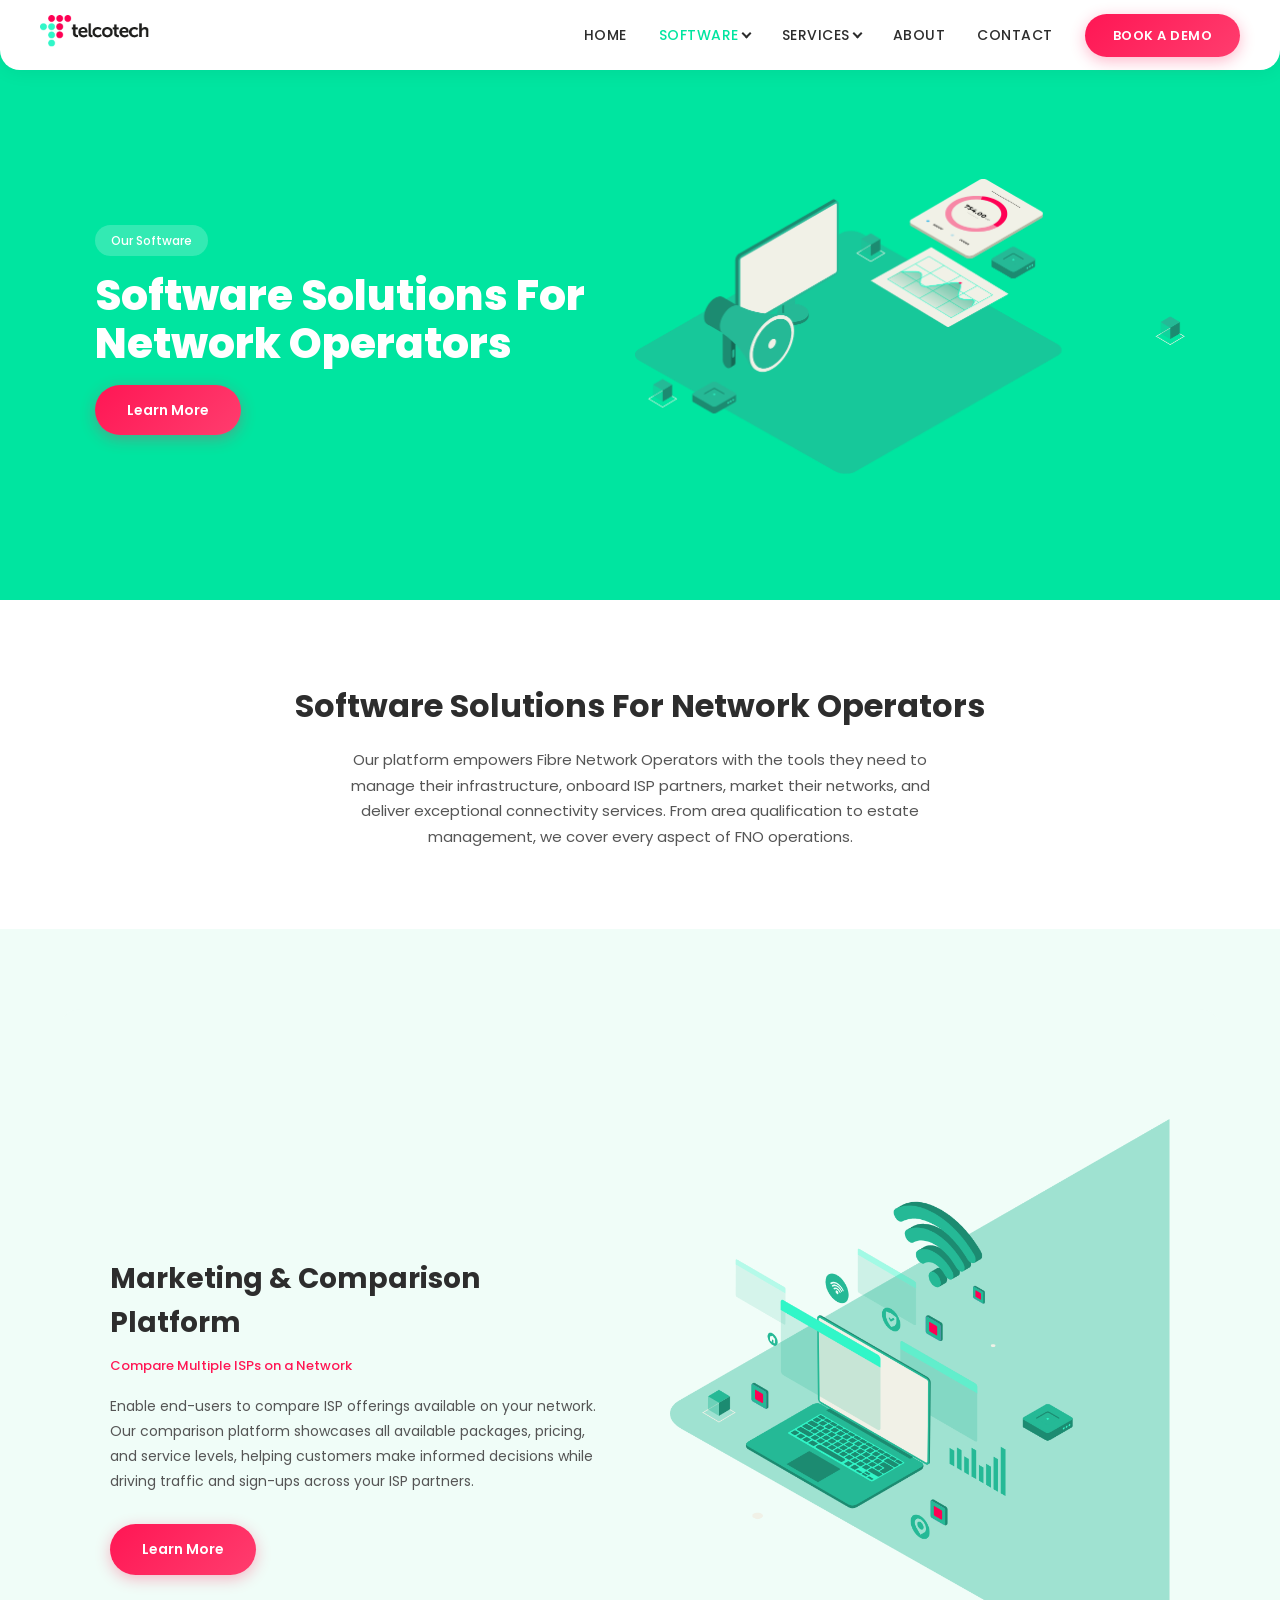
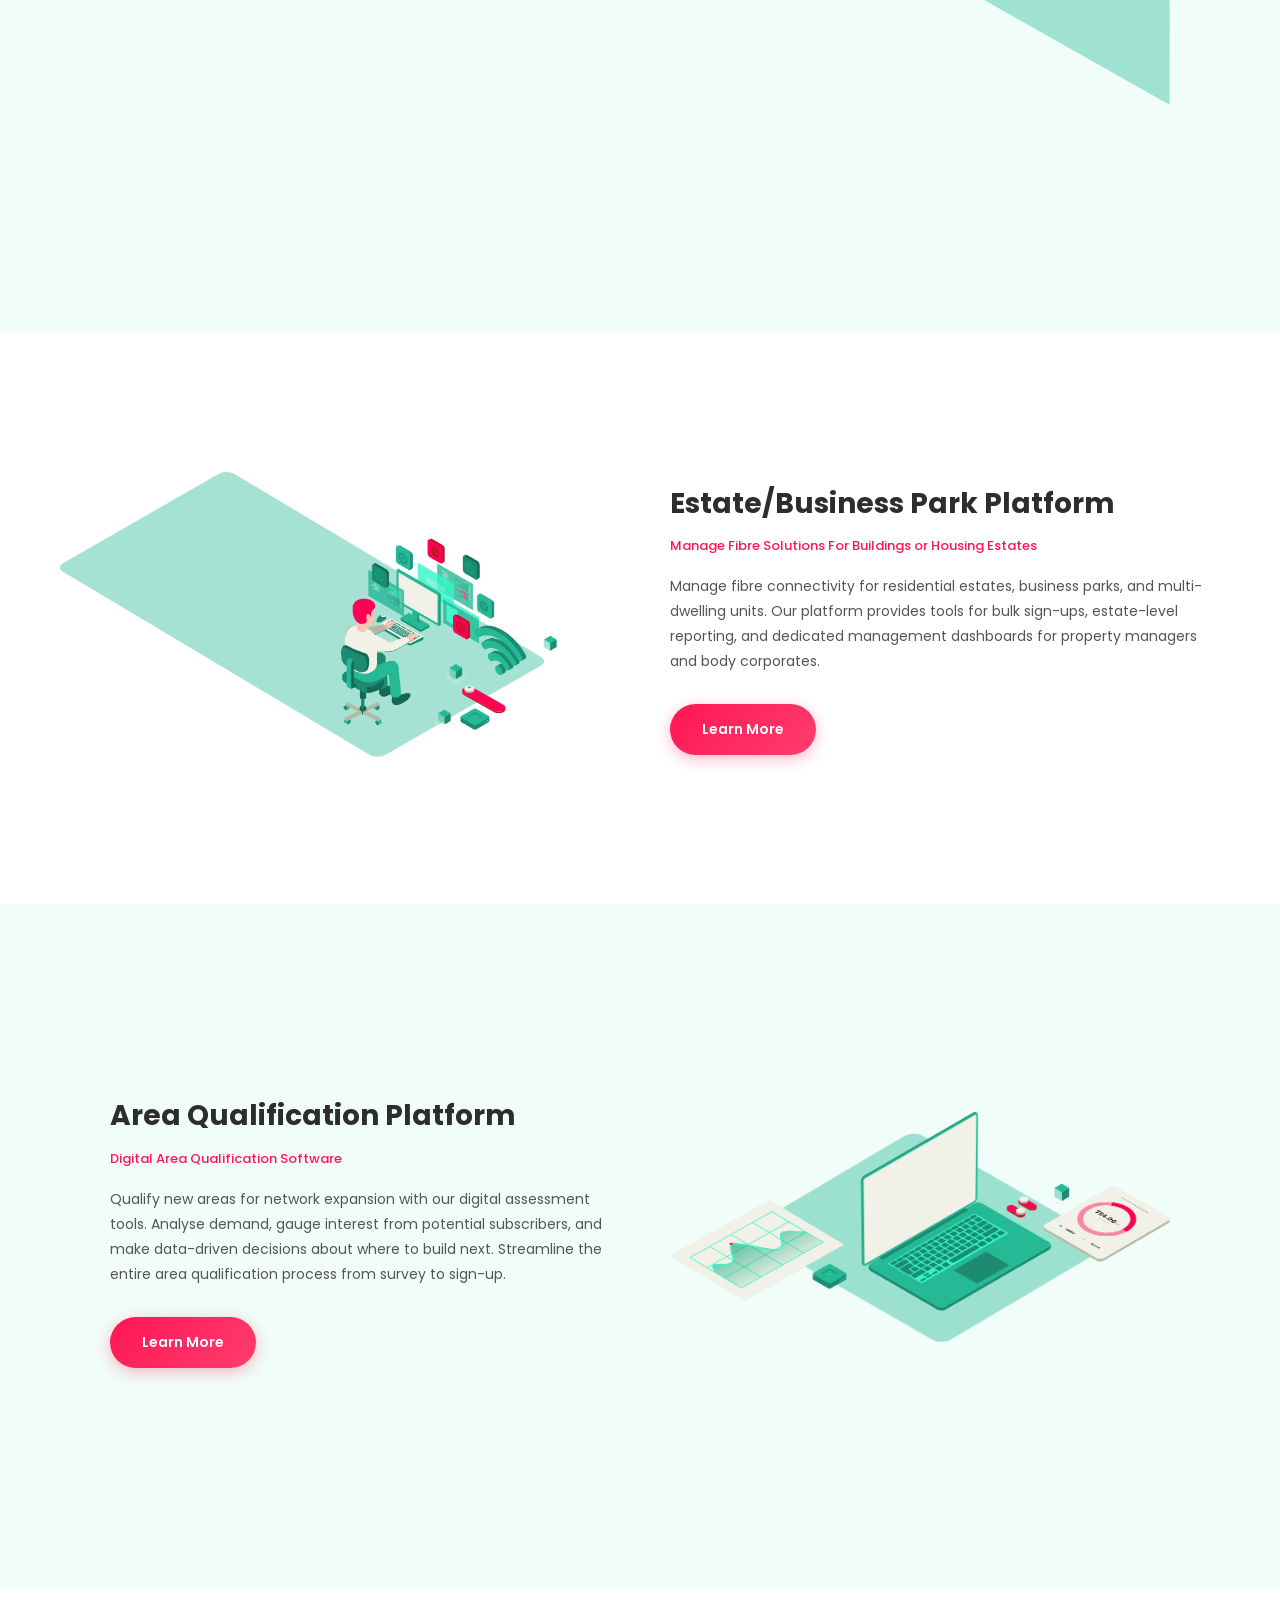
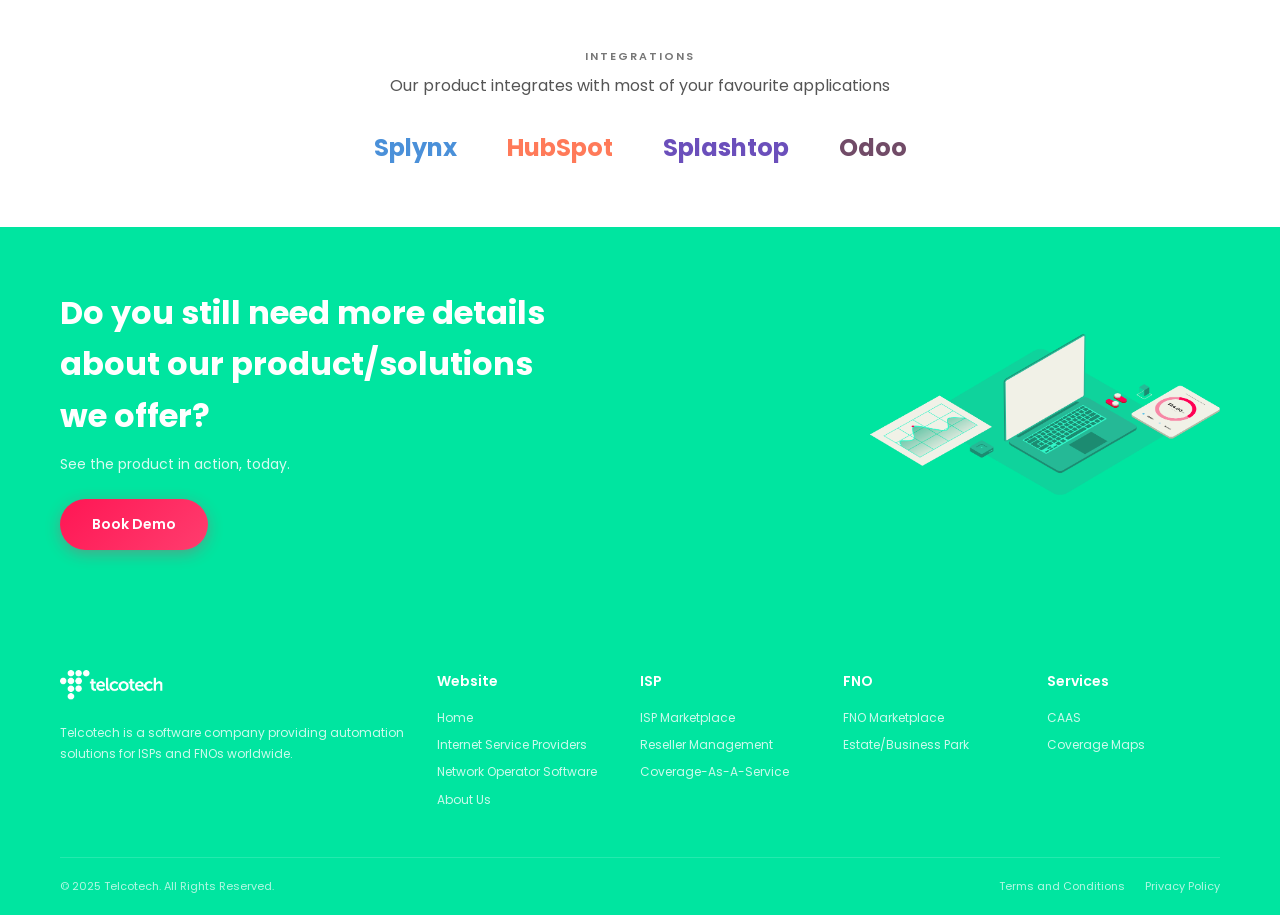
<file: site/pages/software-fno.html>
<!DOCTYPE html>
<html lang="en">
<head>
    <meta charset="UTF-8">
    <meta name="viewport" content="width=device-width, initial-scale=1.0">
    <title>Software Solutions For Network Operators - Telcotech</title>
    <link rel="stylesheet" href="../css/styles.css">
    <link rel="icon" type="image/png" href="../assets/images/logo.png">
</head>
<body>

    <header class="header">
        <nav class="nav">
            <a href="../index.html" class="nav-logo"><img src="../assets/images/logo.png" alt="Telcotech"></a>
            <ul class="nav-menu">
                <li><a href="../index.html" class="nav-link">Home</a></li>
                <li class="nav-dropdown"><span class="nav-link active">Software</span>
                    <div class="dropdown-menu">
                        <div class="dropdown-heading">Platforms</div>
                        <a href="software-isp.html">Internet Service Providers (ISP)</a>
                        <a href="software-fno.html">Fibre Network Operators (FNO)</a>
                        <a href="coverage-as-a-service.html">Coverage-As-A-Service</a>
                        <div class="dropdown-heading">Products</div>
                        <a href="isp-marketplace.html">ISP Marketplace</a>
                        <a href="reseller-management.html">Reseller Management Platform</a>
                        <a href="fno-marketplace.html">FNO Marketplace & ISP Comparison</a>
                    </div>
                </li>
                <li class="nav-dropdown"><span class="nav-link">Services</span>
                    <div class="dropdown-menu">
                        <a href="services-caas.html">Coverage-As-A-Service (CAAS)</a>
                        <a href="services-coverage-maps.html">Coverage Maps</a>
                    </div>
                </li>
                <li><a href="about.html" class="nav-link">About</a></li>
                <li><a href="contact.html" class="nav-link">Contact</a></li>
                <li><a href="book-demo.html" class="nav-cta">Book a Demo</a></li>
            </ul>
            <button class="nav-toggle" onclick="document.querySelector('.nav-menu').classList.toggle('active')"><span></span><span></span><span></span></button>
        </nav>
    </header>

    <section class="hero">
        <div class="container">
            <div class="hero-content">
                <span class="hero-label">Our Software</span>
                <h1>Software Solutions For Network Operators</h1>
                <a href="#features" class="btn btn-pink">Learn More</a>
            </div>
            <div class="hero-image">
                <img src="../assets/images/section1-illustration.png" alt="Network Operator Solutions">
            </div>
        </div>
    </section>

    <section class="section" id="features">
        <div class="container section-center">
            <h2 class="section-title">Software Solutions For Network Operators</h2>
            <p class="section-subtitle" style="margin: 0 auto;">Our platform empowers Fibre Network Operators with the tools they need to manage their infrastructure, onboard ISP partners, market their networks, and deliver exceptional connectivity services. From area qualification to estate management, we cover every aspect of FNO operations.</p>
        </div>
    </section>

    <!-- MARKETING & COMPARISON -->
    <section class="section section-light">
        <div class="container">
            <div class="feature-card-bg">
                <div class="feature-row">
                    <div class="feature-content">
                        <h3>Marketing & Comparison Platform</h3>
                        <p class="feature-tag">Compare Multiple ISPs on a Network</p>
                        <p>Enable end-users to compare ISP offerings available on your network. Our comparison platform showcases all available packages, pricing, and service levels, helping customers make informed decisions while driving traffic and sign-ups across your ISP partners.</p>
                        <a href="fno-marketplace.html" class="btn btn-pink" style="margin-top: 10px;">Learn More</a>
                    </div>
                    <div class="feature-image">
                        <img src="../assets/images/section2-illustration.png" alt="Marketing Platform">
                    </div>
                </div>
            </div>
        </div>
    </section>

    <!-- ESTATE/BUSINESS PARK -->
    <section class="section">
        <div class="container">
            <div class="feature-row reverse">
                <div class="feature-content">
                    <h3>Estate/Business Park Platform</h3>
                    <p class="feature-tag">Manage Fibre Solutions For Buildings or Housing Estates</p>
                    <p>Manage fibre connectivity for residential estates, business parks, and multi-dwelling units. Our platform provides tools for bulk sign-ups, estate-level reporting, and dedicated management dashboards for property managers and body corporates.</p>
                    <a href="#" class="btn btn-pink" style="margin-top: 10px;">Learn More</a>
                </div>
                <div class="feature-image">
                    <img src="../assets/images/section4-illustration.png" alt="Estate Platform">
                </div>
            </div>
        </div>
    </section>

    <!-- AREA QUALIFICATION -->
    <section class="section section-light">
        <div class="container">
            <div class="feature-card-bg">
                <div class="feature-row">
                    <div class="feature-content">
                        <h3>Area Qualification Platform</h3>
                        <p class="feature-tag">Digital Area Qualification Software</p>
                        <p>Qualify new areas for network expansion with our digital assessment tools. Analyse demand, gauge interest from potential subscribers, and make data-driven decisions about where to build next. Streamline the entire area qualification process from survey to sign-up.</p>
                        <a href="#" class="btn btn-pink" style="margin-top: 10px;">Learn More</a>
                    </div>
                    <div class="feature-image">
                        <img src="../assets/images/section5-illustration.png" alt="Area Qualification">
                    </div>
                </div>
            </div>
        </div>
    </section>

    <!-- INTEGRATIONS -->
    <section class="integrations">
        <div class="container">
            <p class="integrations-label">Integrations</p>
            <h3>Our product integrates with most of your favourite applications</h3>
            <div class="integration-logos">
                <span style="font-size: 24px; font-weight: 700; color: #4A90D9;">Splynx</span>
                <span style="font-size: 24px; font-weight: 700; color: #FF7A59;">HubSpot</span>
                <span style="font-size: 24px; font-weight: 700; color: #6B4FBB;">Splashtop</span>
                <span style="font-size: 24px; font-weight: 700; color: #714B67;">Odoo</span>
            </div>
        </div>
    </section>

    <section class="cta-banner">
        <div class="container">
            <div class="cta-content">
                <h2>Do you still need more details about our product/solutions we offer?</h2>
                <p>See the product in action, today.</p>
                <a href="book-demo.html" class="btn btn-pink">Book Demo</a>
            </div>
            <div class="cta-image">
                <img src="../assets/images/section5-illustration.png" alt="Book a demo">
            </div>
        </div>
    </section>

    <footer class="footer">
        <div class="container">
            <div class="footer-grid">
                <div class="footer-brand"><img src="../assets/images/logo.png" alt="Telcotech"><p>Telcotech is a software company providing automation solutions for ISPs and FNOs worldwide.</p></div>
                <div class="footer-col"><h4>Website</h4><a href="../index.html">Home</a><a href="software-isp.html">Internet Service Providers</a><a href="software-fno.html">Network Operator Software</a><a href="about.html">About Us</a></div>
                <div class="footer-col"><h4>ISP</h4><a href="isp-marketplace.html">ISP Marketplace</a><a href="reseller-management.html">Reseller Management</a><a href="coverage-as-a-service.html">Coverage-As-A-Service</a></div>
                <div class="footer-col"><h4>FNO</h4><a href="fno-marketplace.html">FNO Marketplace</a><a href="software-fno.html">Estate/Business Park</a></div>
                <div class="footer-col"><h4>Services</h4><a href="services-caas.html">CAAS</a><a href="services-coverage-maps.html">Coverage Maps</a></div>
            </div>
            <div class="footer-bottom"><span>&copy; 2025 Telcotech. All Rights Reserved.</span><span><a href="#">Terms and Conditions</a><a href="#">Privacy Policy</a></span></div>
        </div>
    </footer>

</body>
</html>
</file>
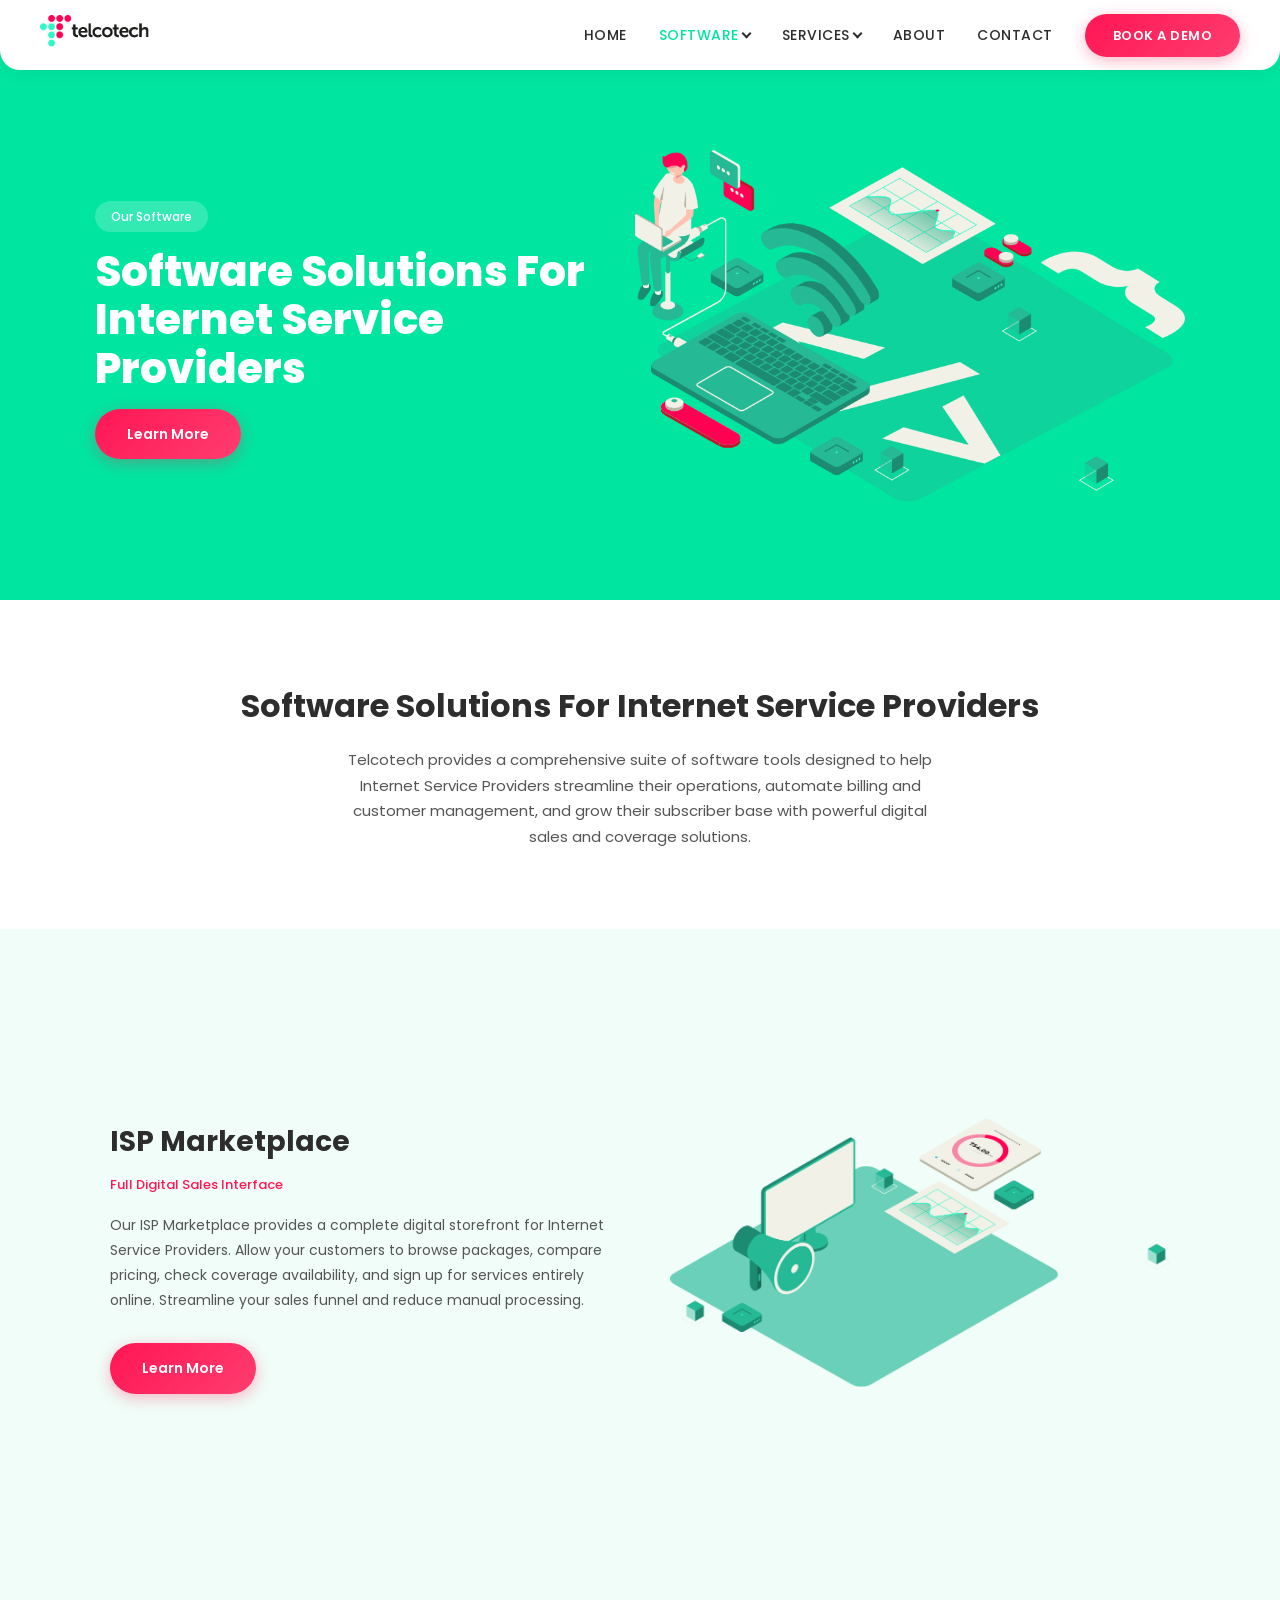
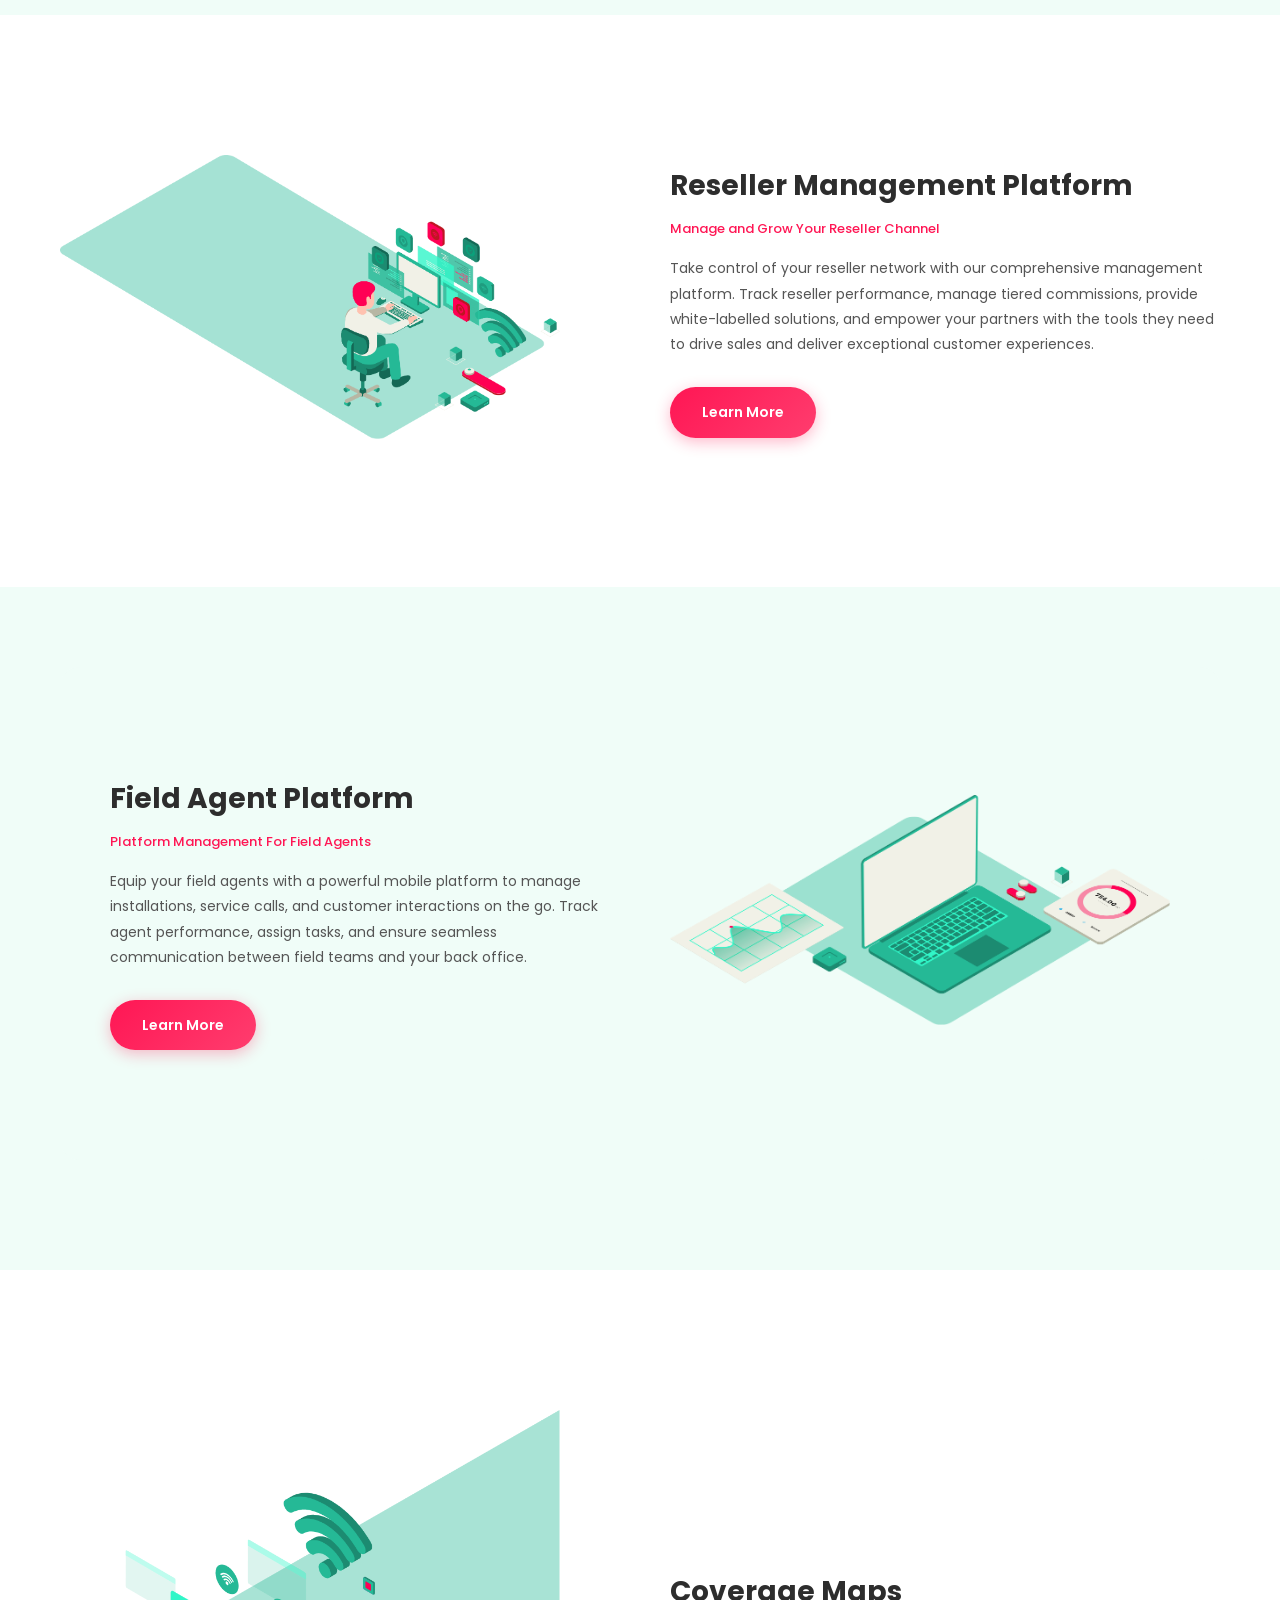
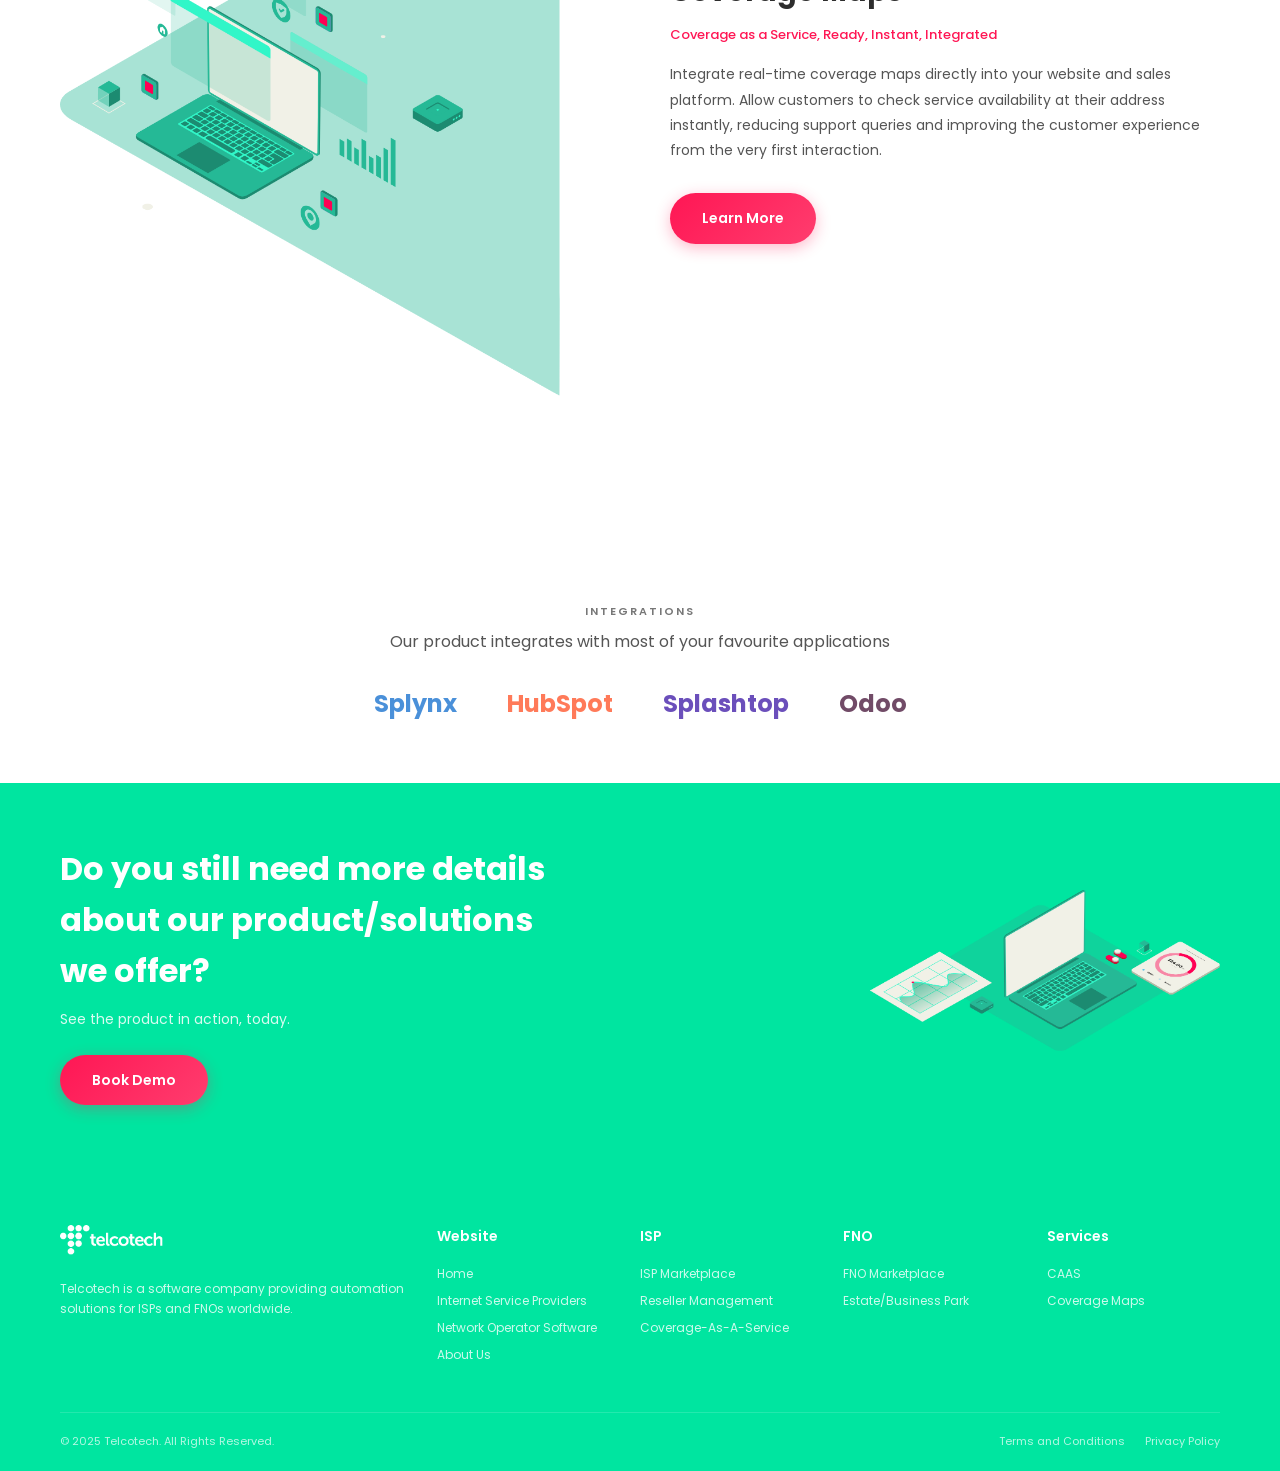
<file: site/pages/software-isp.html>
<!DOCTYPE html>
<html lang="en">
<head>
    <meta charset="UTF-8">
    <meta name="viewport" content="width=device-width, initial-scale=1.0">
    <title>Software Solutions For Internet Service Providers - Telcotech</title>
    <link rel="stylesheet" href="../css/styles.css">
    <link rel="icon" type="image/png" href="../assets/images/logo.png">
</head>
<body>

    <header class="header">
        <nav class="nav">
            <a href="../index.html" class="nav-logo"><img src="../assets/images/logo.png" alt="Telcotech"></a>
            <ul class="nav-menu">
                <li><a href="../index.html" class="nav-link">Home</a></li>
                <li class="nav-dropdown"><span class="nav-link active">Software</span>
                    <div class="dropdown-menu">
                        <div class="dropdown-heading">Platforms</div>
                        <a href="software-isp.html">Internet Service Providers (ISP)</a>
                        <a href="software-fno.html">Fibre Network Operators (FNO)</a>
                        <a href="coverage-as-a-service.html">Coverage-As-A-Service</a>
                        <div class="dropdown-heading">Products</div>
                        <a href="isp-marketplace.html">ISP Marketplace</a>
                        <a href="reseller-management.html">Reseller Management Platform</a>
                        <a href="fno-marketplace.html">FNO Marketplace & ISP Comparison</a>
                    </div>
                </li>
                <li class="nav-dropdown"><span class="nav-link">Services</span>
                    <div class="dropdown-menu">
                        <a href="services-caas.html">Coverage-As-A-Service (CAAS)</a>
                        <a href="services-coverage-maps.html">Coverage Maps</a>
                    </div>
                </li>
                <li><a href="about.html" class="nav-link">About</a></li>
                <li><a href="contact.html" class="nav-link">Contact</a></li>
                <li><a href="book-demo.html" class="nav-cta">Book a Demo</a></li>
            </ul>
            <button class="nav-toggle" onclick="document.querySelector('.nav-menu').classList.toggle('active')"><span></span><span></span><span></span></button>
        </nav>
    </header>

    <!-- HERO -->
    <section class="hero">
        <div class="container">
            <div class="hero-content">
                <span class="hero-label">Our Software</span>
                <h1>Software Solutions For Internet Service Providers</h1>
                <a href="#features" class="btn btn-pink">Learn More</a>
            </div>
            <div class="hero-image">
                <img src="../assets/images/hero-illustration.png" alt="ISP Software Solutions">
            </div>
        </div>
    </section>

    <!-- INTRO -->
    <section class="section" id="features">
        <div class="container section-center">
            <h2 class="section-title">Software Solutions For Internet Service Providers</h2>
            <p class="section-subtitle" style="margin: 0 auto;">Telcotech provides a comprehensive suite of software tools designed to help Internet Service Providers streamline their operations, automate billing and customer management, and grow their subscriber base with powerful digital sales and coverage solutions.</p>
        </div>
    </section>

    <!-- ISP MARKETPLACE -->
    <section class="section section-light">
        <div class="container">
            <div class="feature-card-bg">
                <div class="feature-row">
                    <div class="feature-content">
                        <h3>ISP Marketplace</h3>
                        <p class="feature-tag">Full Digital Sales Interface</p>
                        <p>Our ISP Marketplace provides a complete digital storefront for Internet Service Providers. Allow your customers to browse packages, compare pricing, check coverage availability, and sign up for services entirely online. Streamline your sales funnel and reduce manual processing.</p>
                        <a href="isp-marketplace.html" class="btn btn-pink" style="margin-top: 10px;">Learn More</a>
                    </div>
                    <div class="feature-image">
                        <img src="../assets/images/section1-illustration.png" alt="ISP Marketplace">
                    </div>
                </div>
            </div>
        </div>
    </section>

    <!-- RESELLER MANAGEMENT -->
    <section class="section">
        <div class="container">
            <div class="feature-row reverse">
                <div class="feature-content">
                    <h3>Reseller Management Platform</h3>
                    <p class="feature-tag">Manage and Grow Your Reseller Channel</p>
                    <p>Take control of your reseller network with our comprehensive management platform. Track reseller performance, manage tiered commissions, provide white-labelled solutions, and empower your partners with the tools they need to drive sales and deliver exceptional customer experiences.</p>
                    <a href="reseller-management.html" class="btn btn-pink" style="margin-top: 10px;">Learn More</a>
                </div>
                <div class="feature-image">
                    <img src="../assets/images/section4-illustration.png" alt="Reseller Management">
                </div>
            </div>
        </div>
    </section>

    <!-- FIELD AGENT PLATFORM -->
    <section class="section section-light">
        <div class="container">
            <div class="feature-card-bg">
                <div class="feature-row">
                    <div class="feature-content">
                        <h3>Field Agent Platform</h3>
                        <p class="feature-tag">Platform Management For Field Agents</p>
                        <p>Equip your field agents with a powerful mobile platform to manage installations, service calls, and customer interactions on the go. Track agent performance, assign tasks, and ensure seamless communication between field teams and your back office.</p>
                        <a href="#" class="btn btn-pink" style="margin-top: 10px;">Learn More</a>
                    </div>
                    <div class="feature-image">
                        <img src="../assets/images/section5-illustration.png" alt="Field Agent Platform">
                    </div>
                </div>
            </div>
        </div>
    </section>

    <!-- COVERAGE MAPS -->
    <section class="section">
        <div class="container">
            <div class="feature-row reverse">
                <div class="feature-content">
                    <h3>Coverage Maps</h3>
                    <p class="feature-tag">Coverage as a Service, Ready, Instant, Integrated</p>
                    <p>Integrate real-time coverage maps directly into your website and sales platform. Allow customers to check service availability at their address instantly, reducing support queries and improving the customer experience from the very first interaction.</p>
                    <a href="services-coverage-maps.html" class="btn btn-pink" style="margin-top: 10px;">Learn More</a>
                </div>
                <div class="feature-image">
                    <img src="../assets/images/section2-illustration.png" alt="Coverage Maps">
                </div>
            </div>
        </div>
    </section>

    <!-- INTEGRATIONS -->
    <section class="integrations">
        <div class="container">
            <p class="integrations-label">Integrations</p>
            <h3>Our product integrates with most of your favourite applications</h3>
            <div class="integration-logos">
                <span style="font-size: 24px; font-weight: 700; color: #4A90D9;">Splynx</span>
                <span style="font-size: 24px; font-weight: 700; color: #FF7A59;">HubSpot</span>
                <span style="font-size: 24px; font-weight: 700; color: #6B4FBB;">Splashtop</span>
                <span style="font-size: 24px; font-weight: 700; color: #714B67;">Odoo</span>
            </div>
        </div>
    </section>

    <!-- CTA BANNER -->
    <section class="cta-banner">
        <div class="container">
            <div class="cta-content">
                <h2>Do you still need more details about our product/solutions we offer?</h2>
                <p>See the product in action, today.</p>
                <a href="book-demo.html" class="btn btn-pink">Book Demo</a>
            </div>
            <div class="cta-image">
                <img src="../assets/images/section5-illustration.png" alt="Book a demo">
            </div>
        </div>
    </section>

    <!-- FOOTER -->
    <footer class="footer">
        <div class="container">
            <div class="footer-grid">
                <div class="footer-brand"><img src="../assets/images/logo.png" alt="Telcotech"><p>Telcotech is a software company providing automation solutions for ISPs and FNOs worldwide.</p></div>
                <div class="footer-col"><h4>Website</h4><a href="../index.html">Home</a><a href="software-isp.html">Internet Service Providers</a><a href="software-fno.html">Network Operator Software</a><a href="about.html">About Us</a></div>
                <div class="footer-col"><h4>ISP</h4><a href="isp-marketplace.html">ISP Marketplace</a><a href="reseller-management.html">Reseller Management</a><a href="coverage-as-a-service.html">Coverage-As-A-Service</a></div>
                <div class="footer-col"><h4>FNO</h4><a href="fno-marketplace.html">FNO Marketplace</a><a href="software-fno.html">Estate/Business Park</a></div>
                <div class="footer-col"><h4>Services</h4><a href="services-caas.html">CAAS</a><a href="services-coverage-maps.html">Coverage Maps</a></div>
            </div>
            <div class="footer-bottom"><span>&copy; 2025 Telcotech. All Rights Reserved.</span><span><a href="#">Terms and Conditions</a><a href="#">Privacy Policy</a></span></div>
        </div>
    </footer>

</body>
</html>
</file>
<file: Free Prototype/css/styles.css>
/* ===== TELCOTECH V2 — CI-Driven Modern Design ===== */

@import url('https://fonts.googleapis.com/css2?family=Dosis:wght@300;400;500;600;700;800&display=swap');

/* ===== RESET ===== */
*, *::before, *::after { margin: 0; padding: 0; box-sizing: border-box; }

/* ===== CI DESIGN TOKENS ===== */
:root {
    /* Primary Palette */
    --neon-green: #31f6c8;
    --neon-red: #ff0054;
    --dark: #1d1d1b;

    /* Secondary Palette */
    --green: #25b996;
    --green-dark: #1c8b71;
    --green-deeper: #156855;
    --red-dark: #be1622;
    --beige: #f1f1e7;
    --gray: #b7b7a4;

    /* Derived */
    --white: #ffffff;
    --off-white: #fafaf8;
    --text: #4a4a48;
    --text-light: #7a7a72;
    --neon-green-soft: rgba(49, 246, 200, 0.1);
    --neon-green-mid: rgba(49, 246, 200, 0.2);
    --shadow-sm: 0 2px 12px rgba(29, 29, 27, 0.06);
    --shadow-md: 0 8px 30px rgba(29, 29, 27, 0.08);
    --shadow-lg: 0 16px 50px rgba(29, 29, 27, 0.12);
    --radius: 16px;
    --radius-lg: 24px;
    --radius-pill: 100px;
    --transition: 0.3s cubic-bezier(0.4, 0, 0.2, 1);
    --font-display: 'Dosis', sans-serif;
    --font-body: 'Helvetica Neue', Helvetica, Arial, sans-serif;
}

html { scroll-behavior: smooth; }

body {
    font-family: var(--font-body);
    background: var(--white);
    color: var(--text);
    line-height: 1.6;
    overflow-x: hidden;
    -webkit-font-smoothing: antialiased;
}

a { text-decoration: none; color: inherit; }
ul { list-style: none; }
img { max-width: 100%; height: auto; display: block; }

.container {
    max-width: 1200px;
    margin: 0 auto;
    padding: 0 32px;
}

/* ===== TYPOGRAPHY ===== */
h1, h2, h3, h4, h5, h6 {
    font-family: var(--font-display);
    color: var(--dark);
    line-height: 1.1;
}

h1 { font-size: clamp(44px, 6vw, 76px); font-weight: 700; }
h2 { font-size: clamp(32px, 4vw, 52px); font-weight: 700; }
h3 { font-size: clamp(20px, 2.5vw, 28px); font-weight: 600; }

/* ===== BUTTONS ===== */
.btn {
    font-family: var(--font-display);
    font-weight: 600;
    font-size: 14px;
    letter-spacing: 1.5px;
    text-transform: uppercase;
    padding: 16px 40px;
    border-radius: var(--radius-pill);
    border: none;
    cursor: pointer;
    transition: var(--transition);
    display: inline-flex;
    align-items: center;
    gap: 10px;
}

.btn-red {
    background: var(--neon-red);
    color: var(--white);
}
.btn-red:hover {
    background: #e6004b;
    transform: translateY(-2px);
    box-shadow: 0 8px 30px rgba(255, 0, 84, 0.25);
}

.btn-green {
    background: var(--neon-green);
    color: var(--dark);
}
.btn-green:hover {
    background: #28e0b6;
    transform: translateY(-2px);
    box-shadow: 0 8px 30px rgba(49, 246, 200, 0.3);
}

.btn-outline-dark {
    background: transparent;
    color: var(--dark);
    border: 2px solid var(--dark);
}
.btn-outline-dark:hover {
    background: var(--dark);
    color: var(--white);
}

.btn-outline-white {
    background: transparent;
    color: var(--white);
    border: 2px solid rgba(255, 255, 255, 0.4);
}
.btn-outline-white:hover {
    background: var(--white);
    color: var(--dark);
}

/* ===== NAVIGATION ===== */
.nav {
    position: fixed;
    top: 0;
    left: 0;
    right: 0;
    z-index: 1000;
    padding: 20px 40px;
    transition: var(--transition);
}

.nav.scrolled {
    padding: 12px 40px;
}

.nav-inner {
    display: flex;
    align-items: center;
    justify-content: space-between;
    max-width: 1400px;
    margin: 0 auto;
    background: rgba(255, 255, 255, 0.85);
    backdrop-filter: blur(20px) saturate(180%);
    -webkit-backdrop-filter: blur(20px) saturate(180%);
    border: 1px solid rgba(29, 29, 27, 0.06);
    border-radius: var(--radius-pill);
    padding: 0 12px 0 32px;
    height: 64px;
    box-shadow: var(--shadow-sm);
    transition: var(--transition);
}

.nav.scrolled .nav-inner {
    height: 56px;
    box-shadow: var(--shadow-md);
}

.nav-logo img { height: 26px; }

.nav-links {
    display: flex;
    align-items: center;
    gap: 36px;
}

.nav-links a {
    font-family: var(--font-display);
    font-size: 13px;
    font-weight: 600;
    color: var(--text);
    text-transform: uppercase;
    letter-spacing: 1.5px;
    transition: var(--transition);
    position: relative;
}

.nav-links a::after {
    content: '';
    position: absolute;
    bottom: -4px;
    left: 0;
    width: 0;
    height: 2px;
    background: var(--neon-green);
    transition: var(--transition);
    border-radius: 1px;
}

.nav-links a:hover { color: var(--dark); }
.nav-links a:hover::after { width: 100%; }

.nav-cta {
    font-family: var(--font-display);
    font-size: 12px;
    font-weight: 700;
    color: var(--white);
    background: var(--neon-red);
    padding: 10px 28px;
    border-radius: var(--radius-pill);
    letter-spacing: 1px;
    text-transform: uppercase;
    transition: var(--transition);
}

.nav-cta:hover {
    background: #e6004b;
    box-shadow: 0 4px 20px rgba(255, 0, 84, 0.25);
}

.nav-toggle {
    display: none;
    flex-direction: column;
    gap: 5px;
    background: none;
    border: none;
    cursor: pointer;
    padding: 8px;
}
.nav-toggle span {
    width: 22px;
    height: 2px;
    background: var(--dark);
    border-radius: 2px;
    transition: var(--transition);
}

/* ===== HERO ===== */
.hero {
    min-height: 100vh;
    background: var(--neon-green);
    display: flex;
    align-items: center;
    position: relative;
    overflow: hidden;
    padding: 120px 0 80px;
}

/* Subtle diagonal pattern overlay */
.hero::before {
    content: '';
    position: absolute;
    inset: 0;
    background:
        radial-gradient(ellipse 80% 60% at 80% 50%, rgba(255, 255, 255, 0.15) 0%, transparent 60%),
        radial-gradient(ellipse 40% 50% at 10% 80%, rgba(37, 185, 150, 0.3) 0%, transparent 50%);
    z-index: 1;
}

/* Geometric accent shapes */
.hero::after {
    content: '';
    position: absolute;
    top: -20%;
    right: -10%;
    width: 600px;
    height: 600px;
    border-radius: 50%;
    background: rgba(255, 255, 255, 0.06);
    z-index: 1;
}

.hero .container {
    position: relative;
    z-index: 2;
    display: grid;
    grid-template-columns: 1fr 1fr;
    gap: 60px;
    align-items: center;
}

.hero-content { max-width: 540px; }

.hero-tag {
    font-family: var(--font-display);
    font-size: 13px;
    font-weight: 600;
    color: var(--dark);
    text-transform: uppercase;
    letter-spacing: 3px;
    margin-bottom: 20px;
    opacity: 0.6;
    display: flex;
    align-items: center;
    gap: 12px;
}

.hero-tag::before {
    content: '';
    width: 32px;
    height: 2px;
    background: var(--dark);
    opacity: 0.4;
}

.hero h1 {
    color: var(--dark);
    margin-bottom: 24px;
    line-height: 1.08;
}

.hero-text {
    font-size: 16px;
    line-height: 1.8;
    color: rgba(29, 29, 27, 0.65);
    margin-bottom: 36px;
    max-width: 460px;
}

.hero-actions {
    display: flex;
    gap: 16px;
    align-items: center;
}

/* Hero floating product cards */
.hero-visual {
    position: relative;
    display: flex;
    justify-content: center;
    align-items: center;
}

.hero-cards {
    position: relative;
    width: 100%;
    aspect-ratio: 1;
    max-width: 480px;
}

.hero-card {
    position: absolute;
    background: var(--white);
    border-radius: var(--radius);
    padding: 24px 28px;
    box-shadow: var(--shadow-lg);
    transition: transform 0.6s cubic-bezier(0.4, 0, 0.2, 1);
}

.hero-card:nth-child(1) {
    top: 5%; left: 0; width: 70%;
    animation: cardFloat1 6s ease-in-out infinite;
}
.hero-card:nth-child(2) {
    top: 38%; right: -5%; width: 65%;
    animation: cardFloat2 7s ease-in-out infinite;
}
.hero-card:nth-child(3) {
    bottom: 5%; left: 8%; width: 60%;
    animation: cardFloat3 8s ease-in-out infinite;
}

.hero-card-icon {
    width: 40px;
    height: 40px;
    border-radius: 10px;
    display: flex;
    align-items: center;
    justify-content: center;
    margin-bottom: 12px;
}

.hero-card-icon svg {
    width: 20px;
    height: 20px;
}

.hero-card-icon.green { background: var(--neon-green-soft); color: var(--green-dark); }
.hero-card-icon.red { background: rgba(255, 0, 84, 0.08); color: var(--neon-red); }
.hero-card-icon.teal { background: rgba(28, 139, 113, 0.1); color: var(--green-dark); }

.hero-card-title {
    font-family: var(--font-display);
    font-size: 15px;
    font-weight: 700;
    color: var(--dark);
    margin-bottom: 4px;
}

.hero-card-desc {
    font-size: 12px;
    color: var(--text-light);
    line-height: 1.5;
}

/* Stat chip on hero cards */
.hero-card-stat {
    display: inline-flex;
    align-items: center;
    gap: 6px;
    margin-top: 10px;
    padding: 4px 12px;
    background: var(--neon-green-soft);
    border-radius: var(--radius-pill);
    font-family: var(--font-display);
    font-size: 12px;
    font-weight: 700;
    color: var(--green-dark);
}

@keyframes cardFloat1 {
    0%, 100% { transform: translateY(0) rotate(-0.5deg); }
    50% { transform: translateY(-10px) rotate(0.5deg); }
}
@keyframes cardFloat2 {
    0%, 100% { transform: translateY(0) rotate(0.5deg); }
    50% { transform: translateY(-14px) rotate(-0.3deg); }
}
@keyframes cardFloat3 {
    0%, 100% { transform: translateY(0); }
    50% { transform: translateY(-8px); }
}

/* Scroll indicator */
.scroll-hint {
    position: absolute;
    bottom: 32px;
    left: 50%;
    transform: translateX(-50%);
    z-index: 2;
    display: flex;
    flex-direction: column;
    align-items: center;
    gap: 8px;
}

.scroll-hint span {
    font-family: var(--font-display);
    font-size: 10px;
    letter-spacing: 3px;
    text-transform: uppercase;
    color: rgba(29, 29, 27, 0.35);
}

.scroll-line {
    width: 1px;
    height: 36px;
    background: rgba(29, 29, 27, 0.15);
    position: relative;
    overflow: hidden;
}

.scroll-line::after {
    content: '';
    position: absolute;
    top: -100%;
    left: 0;
    width: 100%;
    height: 100%;
    background: var(--dark);
    animation: scrollDown 2s ease-in-out infinite;
}

@keyframes scrollDown {
    0% { top: -100%; }
    100% { top: 100%; }
}

/* ===== TICKER ===== */
.ticker {
    padding: 56px 0;
    background: var(--white);
    border-bottom: 1px solid rgba(29, 29, 27, 0.06);
}

.ticker .container {
    display: flex;
    justify-content: center;
    gap: 80px;
}

.ticker-item { text-align: center; }

.ticker-number {
    font-family: var(--font-display);
    font-size: 52px;
    font-weight: 700;
    color: var(--dark);
    line-height: 1;
    margin-bottom: 6px;
}

.ticker-number::after {
    content: '+';
    font-size: 32px;
    color: var(--neon-green);
    margin-left: 2px;
}

.ticker-label {
    font-size: 13px;
    color: var(--text-light);
}

/* ===== SECTION UTILITIES ===== */
.section {
    padding: 120px 0;
    position: relative;
}

.section-label {
    font-family: var(--font-display);
    font-size: 12px;
    font-weight: 700;
    color: var(--neon-red);
    text-transform: uppercase;
    letter-spacing: 3px;
    margin-bottom: 16px;
}

.section-intro {
    font-size: 17px;
    color: var(--text);
    line-height: 1.8;
    max-width: 540px;
    margin-top: 20px;
}

.section-header-center {
    text-align: center;
    max-width: 640px;
    margin: 0 auto;
}

.section-header-center .section-intro {
    margin: 20px auto 0;
}

/* ===== PRODUCT CATEGORIES ===== */
.products {
    background: var(--off-white);
}

.product-categories {
    display: grid;
    grid-template-columns: repeat(3, 1fr);
    gap: 28px;
    margin-top: 64px;
}

.product-cat {
    background: var(--white);
    border: 1px solid rgba(29, 29, 27, 0.06);
    border-radius: var(--radius-lg);
    padding: 44px 32px;
    position: relative;
    overflow: hidden;
    transition: var(--transition);
}

.product-cat::before {
    content: '';
    position: absolute;
    top: 0;
    left: 0;
    right: 0;
    height: 3px;
    background: var(--neon-green);
    transform: scaleX(0);
    transition: var(--transition);
}

.product-cat:hover {
    transform: translateY(-6px);
    box-shadow: var(--shadow-lg);
}

.product-cat:hover::before { transform: scaleX(1); }

.product-icon {
    width: 52px;
    height: 52px;
    border-radius: 14px;
    background: var(--neon-green);
    display: flex;
    align-items: center;
    justify-content: center;
    margin-bottom: 24px;
}

.product-icon svg {
    width: 24px;
    height: 24px;
    color: var(--dark);
}

.product-cat h3 { margin-bottom: 12px; }

.product-cat > p {
    font-size: 14px;
    line-height: 1.7;
    color: var(--text);
    margin-bottom: 28px;
}

.product-list {
    display: flex;
    flex-direction: column;
    gap: 10px;
    padding-top: 24px;
    border-top: 1px solid rgba(29, 29, 27, 0.06);
}

.product-list-item {
    display: flex;
    align-items: center;
    justify-content: space-between;
    padding: 14px 18px;
    background: var(--off-white);
    border-radius: 12px;
    transition: var(--transition);
    cursor: pointer;
}

.product-list-item:hover {
    background: var(--neon-green-soft);
    transform: translateX(4px);
}

.product-list-item span {
    font-family: var(--font-display);
    font-size: 14px;
    font-weight: 600;
    color: var(--dark);
}

.product-list-item .arrow {
    color: var(--green);
    font-size: 18px;
    transition: var(--transition);
}

.product-list-item:hover .arrow {
    color: var(--green-dark);
    transform: translateX(4px);
}

/* ===== FEATURE DETAILS ===== */
.features { background: var(--white); }

.feature-row {
    display: grid;
    grid-template-columns: 1fr 1fr;
    gap: 80px;
    align-items: center;
    padding: 80px 0;
}

.feature-row + .feature-row {
    border-top: 1px solid rgba(29, 29, 27, 0.06);
}

.feature-row.reverse {
    direction: rtl;
}
.feature-row.reverse > * {
    direction: ltr;
}

.feature-visual {
    background: var(--beige);
    border-radius: var(--radius-lg);
    aspect-ratio: 4/3;
    display: flex;
    align-items: center;
    justify-content: center;
    position: relative;
    overflow: hidden;
}

.feature-visual-inner {
    padding: 40px;
    display: grid;
    grid-template-columns: 1fr 1fr;
    gap: 12px;
    width: 100%;
}

.feature-chip {
    background: var(--white);
    border-radius: 12px;
    padding: 16px;
    box-shadow: var(--shadow-sm);
    display: flex;
    align-items: center;
    gap: 10px;
    font-size: 12px;
    font-weight: 500;
    color: var(--dark);
}

.feature-chip-dot {
    width: 8px;
    height: 8px;
    border-radius: 50%;
    flex-shrink: 0;
}

.feature-chip-dot.green { background: var(--neon-green); }
.feature-chip-dot.red { background: var(--neon-red); }
.feature-chip-dot.teal { background: var(--green-dark); }

.feature-tag {
    font-family: var(--font-display);
    font-size: 12px;
    font-weight: 700;
    color: var(--neon-red);
    text-transform: uppercase;
    letter-spacing: 2px;
    margin-bottom: 12px;
}

.feature-content h3 {
    margin-bottom: 16px;
}

.feature-content > p {
    font-size: 15px;
    line-height: 1.8;
    color: var(--text);
    margin-bottom: 24px;
}

.feature-checklist {
    display: flex;
    flex-direction: column;
    gap: 10px;
    margin-bottom: 28px;
}

.feature-checklist li {
    display: flex;
    align-items: center;
    gap: 10px;
    font-size: 14px;
    color: var(--text);
}

.feature-checklist li::before {
    content: '';
    width: 20px;
    height: 20px;
    border-radius: 50%;
    background: var(--neon-green);
    flex-shrink: 0;
    background-image: url("data:image/svg+xml,%3Csvg xmlns='http://www.w3.org/2000/svg' width='12' height='12' viewBox='0 0 24 24' fill='none' stroke='%231d1d1b' stroke-width='3'%3E%3Cpolyline points='20 6 9 17 4 12'%3E%3C/polyline%3E%3C/svg%3E");
    background-repeat: no-repeat;
    background-position: center;
    background-size: 10px;
}

/* ===== HOW IT WORKS ===== */
.how-it-works {
    background: var(--neon-green);
    position: relative;
}

.how-it-works h2,
.how-it-works .section-label {
    color: var(--dark);
}

.how-it-works .section-label {
    color: rgba(29, 29, 27, 0.5);
}

.how-it-works .section-intro {
    color: rgba(29, 29, 27, 0.6);
}

.steps {
    display: grid;
    grid-template-columns: repeat(4, 1fr);
    gap: 24px;
    margin-top: 64px;
}

.step {
    background: rgba(255, 255, 255, 0.5);
    backdrop-filter: blur(10px);
    border-radius: var(--radius);
    padding: 36px 28px;
    text-align: center;
    transition: var(--transition);
}

.step:hover {
    background: rgba(255, 255, 255, 0.8);
    transform: translateY(-4px);
}

.step-number {
    font-family: var(--font-display);
    font-size: 48px;
    font-weight: 800;
    color: var(--green-dark);
    opacity: 0.25;
    line-height: 1;
    margin-bottom: 16px;
}

.step h4 {
    font-family: var(--font-display);
    font-size: 18px;
    font-weight: 700;
    color: var(--dark);
    margin-bottom: 10px;
}

.step p {
    font-size: 13px;
    color: rgba(29, 29, 27, 0.6);
    line-height: 1.7;
}

/* ===== TESTIMONIAL ===== */
.testimonial {
    background: var(--off-white);
}

.testimonial-card {
    background: var(--white);
    border-radius: var(--radius-lg);
    padding: 56px;
    margin-top: 56px;
    display: grid;
    grid-template-columns: auto 1fr;
    gap: 36px;
    align-items: start;
    max-width: 800px;
    box-shadow: var(--shadow-md);
}

.testimonial-avatar {
    width: 72px;
    height: 72px;
    border-radius: 50%;
    background: var(--neon-green);
    display: flex;
    align-items: center;
    justify-content: center;
    font-family: var(--font-display);
    font-size: 22px;
    font-weight: 700;
    color: var(--dark);
}

.testimonial-quote {
    font-size: 17px;
    line-height: 1.8;
    color: var(--text);
    font-style: italic;
    margin-bottom: 24px;
    position: relative;
    padding-left: 24px;
    border-left: 3px solid var(--neon-green);
}

.testimonial-name {
    font-family: var(--font-display);
    font-size: 16px;
    font-weight: 700;
    color: var(--dark);
}

.testimonial-role {
    font-size: 13px;
    color: var(--text-light);
    margin-top: 2px;
}

/* ===== INTEGRATIONS ===== */
.integrations {
    background: var(--white);
    padding: 80px 0;
}

.integrations .container { text-align: center; }
.integrations h3 { margin-bottom: 48px; }

.integration-grid {
    display: flex;
    justify-content: center;
    gap: 24px;
    align-items: center;
    flex-wrap: wrap;
}

.integration-item {
    padding: 20px 40px;
    background: var(--off-white);
    border: 1px solid rgba(29, 29, 27, 0.06);
    border-radius: 14px;
    transition: var(--transition);
}

.integration-item:hover {
    border-color: var(--neon-green);
    transform: translateY(-2px);
    box-shadow: var(--shadow-sm);
}

.integration-item span {
    font-family: var(--font-display);
    font-size: 22px;
    font-weight: 700;
    color: var(--dark);
    opacity: 0.5;
    transition: var(--transition);
}

.integration-item:hover span {
    opacity: 1;
}

/* ===== CTA SECTION ===== */
.cta {
    padding: 140px 0;
    background: var(--dark);
    text-align: center;
    position: relative;
    overflow: hidden;
}

.cta::before {
    content: '';
    position: absolute;
    inset: 0;
    background:
        radial-gradient(ellipse 60% 50% at 50% 50%, rgba(49, 246, 200, 0.12) 0%, transparent 60%);
}

.cta .container { position: relative; z-index: 2; }

.cta .section-label { color: var(--neon-green); }

.cta h2 {
    color: var(--white);
    max-width: 640px;
    margin: 0 auto 20px;
}

.cta p {
    font-size: 17px;
    color: rgba(255, 255, 255, 0.55);
    margin-bottom: 40px;
}

.cta-actions {
    display: flex;
    gap: 16px;
    justify-content: center;
}

/* ===== FOOTER ===== */
.footer {
    background: var(--dark);
    border-top: 1px solid rgba(255, 255, 255, 0.06);
    padding: 80px 0 0;
}

.footer-grid {
    display: grid;
    grid-template-columns: 2fr 1fr 1fr 1fr;
    gap: 48px;
}

.footer-brand img {
    height: 28px;
    filter: brightness(0) invert(1);
    margin-bottom: 16px;
}

.footer-brand p {
    font-size: 14px;
    color: rgba(255, 255, 255, 0.4);
    line-height: 1.7;
    max-width: 280px;
}

.footer-col h4 {
    font-family: var(--font-display);
    font-size: 13px;
    font-weight: 700;
    color: var(--white);
    text-transform: uppercase;
    letter-spacing: 1.5px;
    margin-bottom: 20px;
}

.footer-col a {
    display: block;
    font-size: 14px;
    color: rgba(255, 255, 255, 0.4);
    margin-bottom: 12px;
    transition: var(--transition);
}

.footer-col a:hover {
    color: var(--neon-green);
    transform: translateX(4px);
}

.footer-bottom {
    margin-top: 60px;
    padding: 24px 0;
    border-top: 1px solid rgba(255, 255, 255, 0.06);
    display: flex;
    justify-content: space-between;
    align-items: center;
    font-size: 13px;
    color: rgba(255, 255, 255, 0.3);
}

.footer-bottom a {
    color: rgba(255, 255, 255, 0.3);
    margin-left: 24px;
    transition: var(--transition);
}
.footer-bottom a:hover { color: var(--neon-green); }

/* ===== SCROLL REVEAL ===== */
.reveal {
    opacity: 0;
    transform: translateY(24px);
    transition: opacity 0.7s cubic-bezier(0.4, 0, 0.2, 1), transform 0.7s cubic-bezier(0.4, 0, 0.2, 1);
}

.reveal.visible { opacity: 1; transform: translateY(0); }
.reveal-delay-1 { transition-delay: 0.1s; }
.reveal-delay-2 { transition-delay: 0.2s; }
.reveal-delay-3 { transition-delay: 0.3s; }

/* ===== RESPONSIVE ===== */
@media (max-width: 1024px) {
    .hero .container { grid-template-columns: 1fr; gap: 40px; text-align: center; }
    .hero-content { max-width: 100%; margin: 0 auto; }
    .hero-tag { justify-content: center; }
    .hero-text { margin: 0 auto 36px; }
    .hero-actions { justify-content: center; }
    .hero-visual { display: none; }
    .product-categories { grid-template-columns: 1fr; max-width: 480px; margin-left: auto; margin-right: auto; }
    .feature-row, .feature-row.reverse { grid-template-columns: 1fr; direction: ltr; }
    .steps { grid-template-columns: repeat(2, 1fr); }
    .footer-grid { grid-template-columns: repeat(2, 1fr); }
}

@media (max-width: 768px) {
    .nav { padding: 12px 16px; }
    .nav-inner { padding: 0 16px; }
    .nav-links { display: none; }
    .nav-toggle { display: flex; }
    .section { padding: 80px 0; }
    .ticker .container { flex-wrap: wrap; gap: 40px; }
    .ticker-item { flex: 1; min-width: 120px; }
    .steps { grid-template-columns: 1fr; }
    .testimonial-card { grid-template-columns: 1fr; padding: 32px; }
    .footer-grid { grid-template-columns: 1fr; }
    .footer-bottom { flex-direction: column; gap: 12px; text-align: center; }
    .cta { padding: 100px 0; }
    .cta-actions { flex-direction: column; align-items: center; }
}
</file>
<file: site/css/styles.css>
/* ===== TELCOTECH BRAND STYLES ===== */
/* Brand Colors: Mint Green #00E5A0, Hot Pink #FF1654, Dark #2D2D2D */

@import url('https://fonts.googleapis.com/css2?family=Poppins:wght@300;400;500;600;700;800&display=swap');

/* ===== CSS RESET & BASE ===== */
*, *::before, *::after {
    margin: 0;
    padding: 0;
    box-sizing: border-box;
}

:root {
    --green: #00E5A0;
    --green-light: #00F5B8;
    --green-dark: #00C98A;
    --green-bg: #E6FFF6;
    --pink: #FF1654;
    --pink-hover: #E8003E;
    --dark: #2D2D2D;
    --text: #555555;
    --text-light: #777777;
    --white: #FFFFFF;
    --light-gray: #F8F8F8;
    --section-bg: #F0FDF8;
    --card-shadow: 0 4px 20px rgba(0, 0, 0, 0.08);
    --card-shadow-hover: 0 8px 30px rgba(0, 0, 0, 0.12);
}

html {
    scroll-behavior: smooth;
}

body {
    font-family: 'Poppins', sans-serif;
    color: var(--dark);
    line-height: 1.6;
    overflow-x: hidden;
}

a {
    text-decoration: none;
    color: inherit;
}

ul {
    list-style: none;
}

img {
    max-width: 100%;
    height: auto;
}

.container {
    max-width: 1200px;
    margin: 0 auto;
    padding: 0 20px;
}

/* ===== HEADER / NAVIGATION ===== */
.header {
    position: fixed;
    top: 0;
    left: 0;
    right: 0;
    z-index: 1000;
    background: var(--white);
    border-radius: 0 0 20px 20px;
    box-shadow: 0 2px 20px rgba(0, 0, 0, 0.06);
    padding: 0 40px;
}

.nav {
    display: flex;
    align-items: center;
    justify-content: space-between;
    height: 70px;
    max-width: 1300px;
    margin: 0 auto;
}

.nav-logo img {
    height: 32px;
}

.nav-menu {
    display: flex;
    align-items: center;
    gap: 32px;
}

.nav-link {
    font-size: 14px;
    font-weight: 500;
    color: var(--dark);
    transition: color 0.3s;
    text-transform: uppercase;
    letter-spacing: 0.5px;
}

.nav-link:hover {
    color: var(--green);
}

.nav-link.active {
    color: var(--green);
}

/* Dropdown */
.nav-dropdown {
    position: relative;
}

.nav-dropdown .nav-link {
    display: flex;
    align-items: center;
    gap: 4px;
    cursor: pointer;
}

.nav-dropdown .nav-link::after {
    content: '';
    border: solid var(--dark);
    border-width: 0 2px 2px 0;
    display: inline-block;
    padding: 2.5px;
    transform: rotate(45deg);
    margin-top: -3px;
    transition: transform 0.3s;
}

.nav-dropdown:hover .nav-link::after {
    transform: rotate(-135deg);
    margin-top: 3px;
}

.dropdown-menu {
    position: absolute;
    top: 100%;
    left: 0;
    background: var(--white);
    border-radius: 12px;
    box-shadow: var(--card-shadow);
    min-width: 280px;
    padding: 12px 0;
    opacity: 0;
    visibility: hidden;
    transform: translateY(10px);
    transition: all 0.3s;
}

.nav-dropdown:hover .dropdown-menu {
    opacity: 1;
    visibility: visible;
    transform: translateY(0);
}

.dropdown-menu a {
    display: block;
    padding: 10px 20px;
    font-size: 13px;
    font-weight: 400;
    color: var(--text);
    transition: all 0.2s;
}

.dropdown-menu a:hover {
    background: var(--green-bg);
    color: var(--green-dark);
}

.dropdown-menu .dropdown-heading {
    padding: 8px 20px 4px;
    font-size: 11px;
    font-weight: 600;
    text-transform: uppercase;
    letter-spacing: 1px;
    color: var(--text-light);
}

.nav-cta {
    background: linear-gradient(135deg, var(--pink), #FF3D6E);
    color: var(--white) !important;
    padding: 12px 28px;
    border-radius: 50px;
    font-size: 13px;
    font-weight: 600;
    text-transform: uppercase;
    letter-spacing: 0.5px;
    transition: all 0.3s;
    box-shadow: 0 4px 15px rgba(255, 22, 84, 0.3);
}

.nav-cta:hover {
    transform: translateY(-2px);
    box-shadow: 0 6px 20px rgba(255, 22, 84, 0.4);
}

/* Mobile nav toggle */
.nav-toggle {
    display: none;
    flex-direction: column;
    gap: 5px;
    cursor: pointer;
    background: none;
    border: none;
}

.nav-toggle span {
    width: 25px;
    height: 2px;
    background: var(--dark);
    transition: 0.3s;
}

/* ===== HERO SECTIONS ===== */
.hero {
    background: var(--green);
    padding: 120px 0 60px;
    min-height: 600px;
    display: flex;
    align-items: center;
    position: relative;
    overflow: hidden;
}

.hero .container {
    display: flex;
    align-items: center;
    justify-content: space-between;
    gap: 40px;
}

.hero-content {
    flex: 1;
    max-width: 500px;
}

.hero-label {
    display: inline-block;
    background: rgba(255, 255, 255, 0.2);
    padding: 6px 16px;
    border-radius: 20px;
    font-size: 12px;
    font-weight: 500;
    margin-bottom: 16px;
    color: var(--white);
}

.hero h1 {
    font-size: 42px;
    font-weight: 800;
    line-height: 1.15;
    color: var(--white);
    margin-bottom: 16px;
}

.hero p {
    font-size: 15px;
    color: rgba(255, 255, 255, 0.85);
    margin-bottom: 30px;
    line-height: 1.7;
}

.hero-image {
    flex: 1;
    max-width: 550px;
}

.hero-image img {
    width: 100%;
}

/* Partner logos row in hero */
.hero-partners {
    display: flex;
    align-items: center;
    gap: 30px;
    margin-top: 30px;
    flex-wrap: wrap;
}

.hero-partners img {
    height: 28px;
    opacity: 0.7;
    filter: brightness(0) invert(1);
}

/* ===== BUTTONS ===== */
.btn {
    display: inline-block;
    padding: 14px 32px;
    border-radius: 50px;
    font-size: 14px;
    font-weight: 600;
    cursor: pointer;
    transition: all 0.3s;
    border: none;
    text-align: center;
}

.btn-pink {
    background: linear-gradient(135deg, var(--pink), #FF3D6E);
    color: var(--white);
    box-shadow: 0 4px 15px rgba(255, 22, 84, 0.3);
}

.btn-pink:hover {
    transform: translateY(-2px);
    box-shadow: 0 6px 20px rgba(255, 22, 84, 0.4);
}

.btn-outline {
    background: transparent;
    color: var(--white);
    border: 2px solid var(--white);
}

.btn-outline:hover {
    background: var(--white);
    color: var(--green);
}

.btn-green {
    background: var(--green);
    color: var(--white);
}

.btn-green:hover {
    background: var(--green-dark);
    transform: translateY(-2px);
}

.btn-white {
    background: var(--white);
    color: var(--dark);
}

.btn-white:hover {
    transform: translateY(-2px);
    box-shadow: var(--card-shadow);
}

/* ===== SECTION STYLES ===== */
.section {
    padding: 80px 0;
}

.section-green {
    background: var(--green);
}

.section-light {
    background: var(--section-bg);
}

.section-gray {
    background: var(--light-gray);
}

.section-title {
    font-size: 32px;
    font-weight: 700;
    margin-bottom: 16px;
    color: var(--dark);
}

.section-subtitle {
    font-size: 15px;
    color: var(--text);
    max-width: 600px;
    line-height: 1.7;
}

.section-center {
    text-align: center;
}

.section-center .section-subtitle {
    margin: 0 auto 40px;
}

.section-label {
    display: inline-block;
    font-size: 12px;
    font-weight: 600;
    text-transform: uppercase;
    letter-spacing: 2px;
    color: var(--green);
    margin-bottom: 10px;
}

/* ===== FEATURE ROWS (alternating image/text) ===== */
.feature-row {
    display: flex;
    align-items: center;
    gap: 60px;
    padding: 60px 0;
}

.feature-row.reverse {
    flex-direction: row-reverse;
}

.feature-content {
    flex: 1;
}

.feature-image {
    flex: 1;
    position: relative;
}

.feature-image img {
    width: 100%;
    max-width: 500px;
}

.feature-content h3 {
    font-size: 28px;
    font-weight: 700;
    margin-bottom: 8px;
}

.feature-content .feature-tag {
    font-size: 13px;
    color: var(--pink);
    font-weight: 500;
    margin-bottom: 16px;
}

.feature-content p {
    font-size: 14px;
    color: var(--text);
    line-height: 1.8;
    margin-bottom: 20px;
}

/* Feature card with background */
.feature-card-bg {
    background: var(--section-bg);
    border-radius: 20px;
    padding: 50px;
    margin-bottom: 30px;
}

.feature-card-bg.alt {
    background: var(--white);
}

/* ===== CARD GRID ===== */
.card-grid {
    display: grid;
    grid-template-columns: repeat(3, 1fr);
    gap: 30px;
}

.card {
    background: var(--white);
    border-radius: 16px;
    padding: 30px;
    box-shadow: var(--card-shadow);
    transition: all 0.3s;
}

.card:hover {
    transform: translateY(-4px);
    box-shadow: var(--card-shadow-hover);
}

.card-icon {
    width: 60px;
    height: 60px;
    margin-bottom: 20px;
}

.card h4 {
    font-size: 18px;
    font-weight: 600;
    margin-bottom: 12px;
}

.card p {
    font-size: 13px;
    color: var(--text);
    line-height: 1.7;
}

.card-number {
    font-size: 48px;
    font-weight: 800;
    color: var(--pink);
    margin-bottom: 12px;
}

/* ===== WHO WE ARE / ABOUT CARDS ===== */
.about-cards {
    display: grid;
    grid-template-columns: repeat(2, 1fr);
    gap: 24px;
}

.about-card {
    background: var(--light-gray);
    border-radius: 16px;
    padding: 30px;
}

.about-card h4 {
    font-size: 18px;
    font-weight: 700;
    margin-bottom: 12px;
}

.about-card p {
    font-size: 13px;
    color: var(--text);
    line-height: 1.7;
}

/* ===== TESTIMONIAL ===== */
.testimonial-section {
    background: var(--white);
    padding: 80px 0;
    text-align: center;
}

.testimonial-card {
    max-width: 700px;
    margin: 40px auto 0;
    display: flex;
    align-items: flex-start;
    gap: 30px;
    text-align: left;
}

.testimonial-avatar {
    width: 100px;
    height: 100px;
    border-radius: 12px;
    object-fit: cover;
    flex-shrink: 0;
}

.testimonial-name {
    font-size: 16px;
    font-weight: 700;
    color: var(--pink);
    margin-bottom: 4px;
}

.testimonial-role {
    font-size: 12px;
    color: var(--text-light);
    margin-bottom: 12px;
}

.testimonial-text {
    font-size: 14px;
    color: var(--text);
    line-height: 1.8;
    font-style: italic;
}

/* ===== STATS BAR ===== */
.stats-bar {
    background: var(--green);
    padding: 40px 0;
}

.stats-bar .container {
    display: flex;
    justify-content: space-around;
    align-items: center;
}

.stat-item {
    text-align: center;
    color: var(--white);
}

.stat-number {
    font-size: 48px;
    font-weight: 800;
}

.stat-label {
    font-size: 13px;
    font-weight: 400;
    opacity: 0.85;
}

/* ===== INTEGRATIONS ===== */
.integrations {
    padding: 60px 0;
    text-align: center;
}

.integrations-label {
    font-size: 11px;
    font-weight: 600;
    text-transform: uppercase;
    letter-spacing: 2px;
    color: var(--text-light);
    margin-bottom: 8px;
}

.integrations h3 {
    font-size: 16px;
    font-weight: 400;
    color: var(--text);
    margin-bottom: 30px;
}

.integration-logos {
    display: flex;
    justify-content: center;
    align-items: center;
    gap: 50px;
    flex-wrap: wrap;
}

.integration-logos img {
    height: 35px;
    opacity: 0.6;
    transition: opacity 0.3s;
}

.integration-logos img:hover {
    opacity: 1;
}

/* ===== FAQ SECTION ===== */
.faq-section {
    padding: 60px 0;
}

.faq-item {
    border-bottom: 1px solid #E8E8E8;
    padding: 20px 0;
}

.faq-question {
    display: flex;
    justify-content: space-between;
    align-items: center;
    cursor: pointer;
    font-size: 16px;
    font-weight: 600;
    color: var(--dark);
}

.faq-question::after {
    content: '+';
    font-size: 24px;
    font-weight: 300;
    color: var(--text-light);
    transition: transform 0.3s;
}

.faq-item.active .faq-question::after {
    content: '−';
}

.faq-answer {
    max-height: 0;
    overflow: hidden;
    transition: max-height 0.3s ease;
}

.faq-item.active .faq-answer {
    max-height: 200px;
}

.faq-answer p {
    padding-top: 12px;
    font-size: 14px;
    color: var(--text);
    line-height: 1.7;
}

/* ===== CTA BANNER ===== */
.cta-banner {
    background: var(--green);
    padding: 60px 0;
}

.cta-banner .container {
    display: flex;
    align-items: center;
    justify-content: space-between;
    gap: 40px;
}

.cta-content {
    max-width: 500px;
}

.cta-content h2 {
    font-size: 32px;
    font-weight: 700;
    color: var(--white);
    margin-bottom: 12px;
}

.cta-content p {
    font-size: 14px;
    color: rgba(255, 255, 255, 0.85);
    margin-bottom: 24px;
}

.cta-image {
    max-width: 350px;
}

.cta-image img {
    width: 100%;
}

/* ===== FOOTER ===== */
.footer {
    background: var(--green);
    color: var(--white);
    padding: 60px 0 20px;
}

.footer-grid {
    display: grid;
    grid-template-columns: 2fr 1fr 1fr 1fr 1fr;
    gap: 30px;
    margin-bottom: 40px;
}

.footer-brand img {
    height: 30px;
    margin-bottom: 16px;
    filter: brightness(0) invert(1);
}

.footer-brand p {
    font-size: 12px;
    opacity: 0.8;
    line-height: 1.7;
}

.footer-col h4 {
    font-size: 14px;
    font-weight: 600;
    margin-bottom: 16px;
}

.footer-col a {
    display: block;
    font-size: 12px;
    opacity: 0.8;
    margin-bottom: 8px;
    transition: opacity 0.3s;
}

.footer-col a:hover {
    opacity: 1;
}

.footer-bottom {
    border-top: 1px solid rgba(255, 255, 255, 0.2);
    padding-top: 20px;
    display: flex;
    justify-content: space-between;
    align-items: center;
    font-size: 11px;
    opacity: 0.7;
}

.footer-bottom a {
    margin-left: 20px;
}

/* Social icons placeholder */
.social-icons {
    display: flex;
    gap: 12px;
}

.social-icon {
    width: 36px;
    height: 36px;
    border-radius: 50%;
    background: rgba(255, 255, 255, 0.15);
    display: flex;
    align-items: center;
    justify-content: center;
    transition: background 0.3s;
    font-size: 14px;
}

.social-icon:hover {
    background: rgba(255, 255, 255, 0.3);
}

/* ===== CONTACT FORM ===== */
.contact-form {
    max-width: 700px;
}

.form-row {
    display: grid;
    grid-template-columns: 1fr 1fr;
    gap: 20px;
    margin-bottom: 20px;
}

.form-group {
    margin-bottom: 20px;
}

.form-group label {
    display: block;
    font-size: 13px;
    font-weight: 500;
    margin-bottom: 6px;
    color: var(--dark);
}

.form-group input,
.form-group textarea {
    width: 100%;
    padding: 12px 16px;
    border: 1px solid #E0E0E0;
    border-radius: 8px;
    font-family: 'Poppins', sans-serif;
    font-size: 14px;
    transition: border-color 0.3s;
    outline: none;
}

.form-group input:focus,
.form-group textarea:focus {
    border-color: var(--green);
}

.form-group textarea {
    min-height: 150px;
    resize: vertical;
}

.form-group input::placeholder,
.form-group textarea::placeholder {
    color: #BBB;
}

/* ===== DEMO BOOKING ===== */
.demo-card {
    background: var(--white);
    border-radius: 20px;
    box-shadow: var(--card-shadow);
    max-width: 900px;
    margin: 40px auto;
    display: flex;
    overflow: hidden;
}

.demo-info {
    flex: 1;
    padding: 50px;
}

.demo-info h2 {
    font-size: 28px;
    font-weight: 700;
    margin-bottom: 16px;
}

.demo-calendar {
    flex: 1;
    padding: 50px;
    border-left: 1px solid #EEE;
}

/* ===== PAGE HEADER (for inner pages) ===== */
.page-header {
    background: var(--green);
    padding: 120px 0 60px;
}

.page-header h1 {
    font-size: 42px;
    font-weight: 800;
    color: var(--white);
}

.page-header p {
    font-size: 15px;
    color: rgba(255, 255, 255, 0.85);
    max-width: 600px;
    margin-top: 12px;
}

/* ===== BENEFITS GRID ===== */
.benefits-grid {
    display: grid;
    grid-template-columns: repeat(3, 1fr);
    gap: 24px;
}

.benefit-item {
    text-align: center;
    padding: 30px 20px;
    background: var(--white);
    border-radius: 16px;
    box-shadow: var(--card-shadow);
}

.benefit-item h4 {
    font-size: 15px;
    font-weight: 600;
    margin-top: 12px;
    margin-bottom: 8px;
}

.benefit-item p {
    font-size: 13px;
    color: var(--text);
}

/* ===== MAP SECTION ===== */
.map-container {
    border-radius: 16px;
    overflow: hidden;
    box-shadow: var(--card-shadow);
    height: 300px;
    background: #E8E8E8;
}

.map-container iframe {
    width: 100%;
    height: 100%;
    border: 0;
}

/* ===== CAREER SECTION ===== */
.career-section {
    background: var(--section-bg);
    border-radius: 20px;
    padding: 50px;
    margin: 40px 0;
}

.career-section h3 {
    font-size: 28px;
    font-weight: 700;
    font-style: italic;
    margin-bottom: 16px;
}

/* ===== FOUNDER SECTION ===== */
.founder-section {
    display: flex;
    align-items: center;
    gap: 60px;
    padding: 60px 0;
}

.founder-image {
    width: 300px;
    height: 350px;
    border-radius: 20px;
    object-fit: cover;
    flex-shrink: 0;
}

.founder-content h3 {
    font-size: 28px;
    font-weight: 700;
    font-style: italic;
    color: var(--green);
    margin-bottom: 20px;
}

/* ===== SCHEDULE DEMO BANNER ===== */
.schedule-banner {
    background: linear-gradient(135deg, #F8F8F8, #FFFFFF);
    padding: 60px 0;
}

.schedule-banner .container {
    display: flex;
    align-items: center;
    justify-content: space-between;
    gap: 40px;
}

.schedule-content h2 {
    font-size: 32px;
    font-weight: 700;
    margin-bottom: 12px;
}

.schedule-content p {
    font-size: 14px;
    color: var(--text);
    margin-bottom: 24px;
}

/* ===== RESPONSIVE ===== */
@media (max-width: 992px) {
    .hero .container {
        flex-direction: column;
        text-align: center;
    }

    .hero-content {
        max-width: 100%;
    }

    .hero-partners {
        justify-content: center;
    }

    .feature-row,
    .feature-row.reverse {
        flex-direction: column;
    }

    .card-grid {
        grid-template-columns: repeat(2, 1fr);
    }

    .footer-grid {
        grid-template-columns: repeat(2, 1fr);
    }

    .cta-banner .container {
        flex-direction: column;
        text-align: center;
    }

    .benefits-grid {
        grid-template-columns: repeat(2, 1fr);
    }

    .demo-card {
        flex-direction: column;
    }

    .schedule-banner .container {
        flex-direction: column;
        text-align: center;
    }

    .founder-section {
        flex-direction: column;
        text-align: center;
    }
}

@media (max-width: 768px) {
    .nav-menu {
        display: none;
        position: absolute;
        top: 70px;
        left: 0;
        right: 0;
        background: var(--white);
        flex-direction: column;
        padding: 20px;
        gap: 16px;
        box-shadow: var(--card-shadow);
        border-radius: 0 0 20px 20px;
    }

    .nav-menu.active {
        display: flex;
    }

    .nav-toggle {
        display: flex;
    }

    .hero h1 {
        font-size: 30px;
    }

    .section-title {
        font-size: 26px;
    }

    .card-grid,
    .about-cards {
        grid-template-columns: 1fr;
    }

    .benefits-grid {
        grid-template-columns: 1fr;
    }

    .footer-grid {
        grid-template-columns: 1fr;
    }

    .stats-bar .container {
        flex-direction: column;
        gap: 24px;
    }

    .form-row {
        grid-template-columns: 1fr;
    }

    .contact-info-grid {
        flex-direction: column;
    }
}

/* ===== SCROLL ANIMATIONS ===== */
.fade-in {
    opacity: 0;
    transform: translateY(20px);
    transition: opacity 0.6s ease, transform 0.6s ease;
}

.fade-in.visible {
    opacity: 1;
    transform: translateY(0);
}

/* ===== CONTACT INFO GRID ===== */
.contact-info-grid {
    display: flex;
    gap: 30px;
    margin-bottom: 40px;
}

.contact-info-item h4 {
    font-size: 12px;
    font-weight: 700;
    text-transform: uppercase;
    letter-spacing: 1px;
    margin-bottom: 8px;
}

.contact-info-item p,
.contact-info-item a {
    font-size: 13px;
    color: var(--text);
    line-height: 1.7;
}

/* ===== OTHER BENEFITS GRID ===== */
.other-benefits {
    display: grid;
    grid-template-columns: repeat(4, 1fr);
    gap: 20px;
    margin-top: 30px;
}

.other-benefit {
    text-align: center;
    padding: 24px 16px;
    background: var(--white);
    border-radius: 12px;
    border: 1px solid #F0F0F0;
}

.other-benefit h5 {
    font-size: 13px;
    font-weight: 600;
    margin-top: 10px;
}

@media (max-width: 768px) {
    .other-benefits {
        grid-template-columns: repeat(2, 1fr);
    }
}

/* ===== VISION SECTION ===== */
.vision-text {
    font-size: 20px;
    font-weight: 300;
    line-height: 1.8;
    color: var(--text);
    max-width: 800px;
    margin: 0 auto;
    text-align: center;
}
</file>
